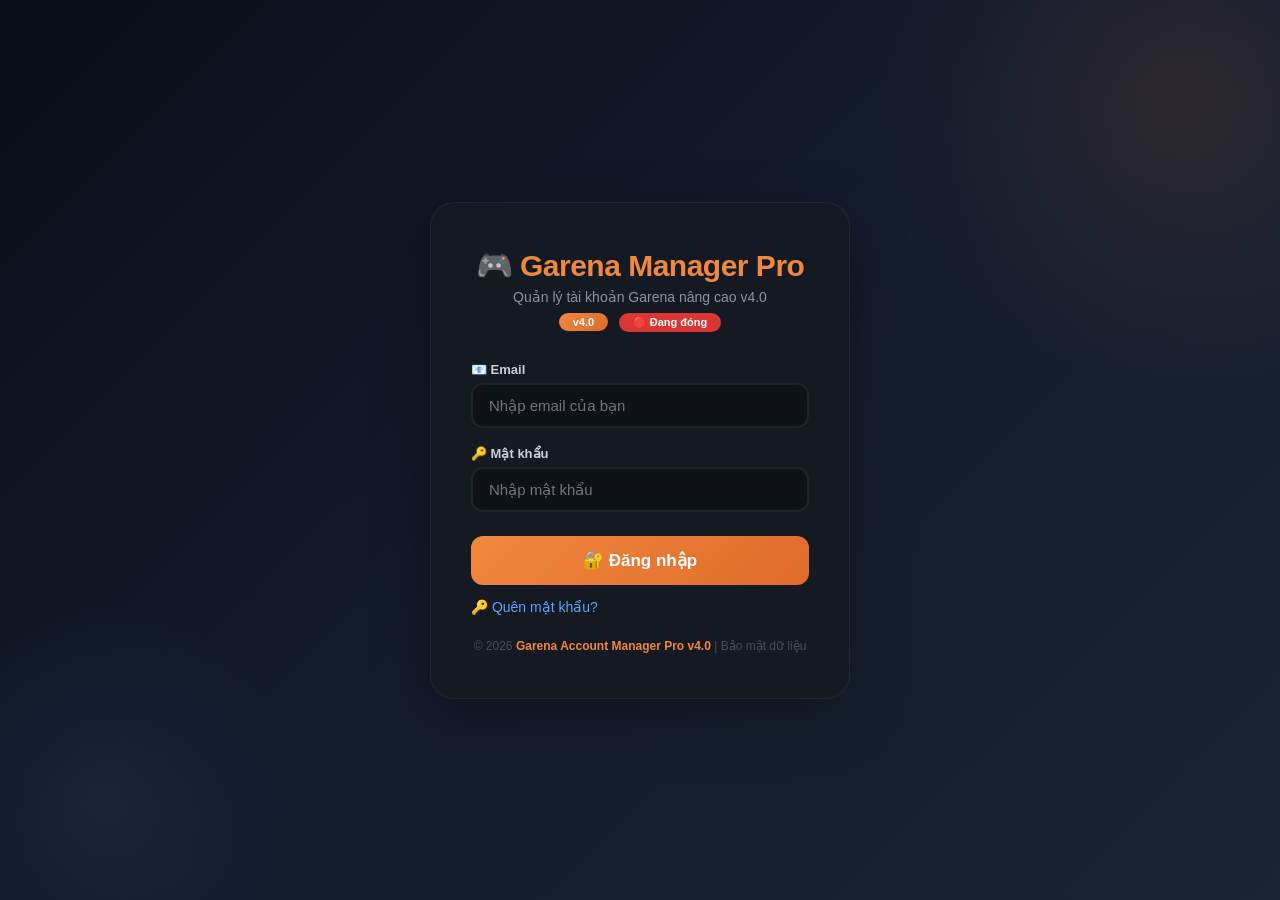
<file: index.html>
<!DOCTYPE html>
<html lang="vi">
<head>
    <meta charset="UTF-8">
    <meta name="viewport" content="width=device-width, initial-scale=1.0">
    <title>🎮 Garena Account Manager Pro v4.0</title>
    <style>
        /* ============================================
           ALL STYLES IN ONE FILE - v4.0
           ============================================ */

        /* ===== RESET & BASE ===== */
        * {
            margin: 0;
            padding: 0;
            box-sizing: border-box;
        }

        body {
            font-family: 'Segoe UI', Tahoma, Geneva, Verdana, sans-serif;
            background: #0a0e17;
            color: #c9d1d9;
            min-height: 100vh;
            transition: background 0.3s, color 0.3s;
            overflow-x: hidden;
        }

        body.light-mode {
            background: #f0f4f8;
            color: #1a2332;
        }

        /* ===== SCROLLBAR ===== */
        ::-webkit-scrollbar {
            width: 6px;
            height: 6px;
        }
        ::-webkit-scrollbar-track {
            background: #0a0e17;
        }
        ::-webkit-scrollbar-thumb {
            background: linear-gradient(180deg, #f0883e, #e06b2a);
            border-radius: 10px;
        }
        body.light-mode ::-webkit-scrollbar-track {
            background: #f0f4f8;
        }
        body.light-mode ::-webkit-scrollbar-thumb {
            background: linear-gradient(180deg, #f0883e, #e06b2a);
        }

        /* ===== ANIMATIONS ===== */
        @keyframes float {
            0%, 100% { transform: translateY(0px); }
            50% { transform: translateY(-10px); }
        }
        @keyframes glow {
            0%, 100% { box-shadow: 0 0 20px rgba(240, 136, 62, 0.2); }
            50% { box-shadow: 0 0 40px rgba(240, 136, 62, 0.4); }
        }
        @keyframes slideUp {
            from { opacity: 0; transform: translateY(40px); }
            to { opacity: 1; transform: translateY(0); }
        }
        @keyframes fadeIn {
            from { opacity: 0; }
            to { opacity: 1; }
        }
        @keyframes spin {
            to { transform: rotate(360deg); }
        }
        @keyframes pulse {
            0%, 100% { transform: scale(1); }
            50% { transform: scale(1.05); }
        }
        @keyframes shimmer {
            0% { background-position: -1000px 0; }
            100% { background-position: 1000px 0; }
        }
        @keyframes confettiFall {
            0% { transform: translateY(-10px) rotate(0deg) scale(1); opacity: 1; }
            100% { transform: translateY(100vh) rotate(720deg) scale(0); opacity: 0; }
        }
        @keyframes slideInNotif {
            from { transform: translateX(100%) scale(0.8); opacity: 0; }
            to { transform: translateX(0) scale(1); opacity: 1; }
        }
        @keyframes slideOutNotif {
            from { transform: translateX(0) scale(1); opacity: 1; }
            to { transform: translateX(100%) scale(0.8); opacity: 0; }
        }
        @keyframes borderGlow {
            0%, 100% { border-color: #f0883e; }
            50% { border-color: #e06b2a; }
        }
        @keyframes progressPulse {
            0%, 100% { opacity: 1; }
            50% { opacity: 0.6; }
        }

        /* ===== TIME RESTRICTION OVERLAY ===== */
        .time-restriction {
            display: none;
            justify-content: center;
            align-items: center;
            min-height: 100vh;
            background: linear-gradient(135deg, #0a0e17 0%, #141b2d 100%);
            text-align: center;
            padding: 20px;
            z-index: 10001;
            position: fixed;
            top: 0;
            left: 0;
            width: 100%;
            height: 100%;
        }
        body.light-mode .time-restriction {
            background: linear-gradient(135deg, #f0f4f8 0%, #e1e8f0 100%);
        }
        .time-restriction.active { display: flex; }
        .time-restriction .card {
            background: rgba(22, 27, 34, 0.95);
            backdrop-filter: blur(20px);
            padding: 50px 40px;
            border-radius: 24px;
            border: 2px solid #f0883e;
            max-width: 550px;
            width: 100%;
            animation: float 3s ease-in-out infinite;
            box-shadow: 0 20px 60px rgba(240, 136, 62, 0.15);
        }
        body.light-mode .time-restriction .card {
            background: rgba(255, 255, 255, 0.95);
            border-color: #f0883e;
        }
        .time-restriction .card .icon { 
            font-size: 72px; 
            margin-bottom: 20px;
            display: block;
            animation: pulse 2s infinite;
        }
        .time-restriction .card h2 {
            color: #f0883e;
            font-size: 28px;
            margin-bottom: 12px;
        }
        .time-restriction .card p {
            color: #8b949e;
            font-size: 16px;
            line-height: 1.8;
        }
        .time-restriction .card .time-slots {
            display: flex;
            justify-content: center;
            gap: 20px;
            margin: 20px 0;
            flex-wrap: wrap;
        }
        .time-restriction .card .time-slots .slot {
            background: rgba(13, 17, 23, 0.8);
            padding: 12px 24px;
            border-radius: 12px;
            border: 1px solid #30363d;
            color: #f0883e;
            font-weight: 600;
            font-size: 15px;
            backdrop-filter: blur(10px);
        }
        body.light-mode .time-restriction .card .time-slots .slot {
            background: rgba(246, 248, 250, 0.8);
            border-color: #d0d7de;
        }
        .time-restriction .card .admin-note {
            margin-top: 15px;
            color: #58a6ff;
            font-size: 14px;
            padding: 12px;
            background: rgba(88, 166, 255, 0.1);
            border-radius: 10px;
            border: 1px solid rgba(88, 166, 255, 0.2);
        }

        /* ===== LOGIN PAGE ===== */
        .login-page {
            display: flex;
            justify-content: center;
            align-items: center;
            min-height: 100vh;
            background: linear-gradient(135deg, #0a0e17 0%, #141b2d 50%, #1a2332 100%);
            position: relative;
            overflow: hidden;
        }
        body.light-mode .login-page {
            background: linear-gradient(135deg, #f0f4f8 0%, #e1e8f0 50%, #d5dce6 100%);
        }
        .login-page::before {
            content: '';
            position: absolute;
            width: 600px;
            height: 600px;
            background: radial-gradient(circle, rgba(240, 136, 62, 0.1) 0%, transparent 70%);
            border-radius: 50%;
            top: -200px;
            right: -200px;
            animation: float 6s ease-in-out infinite;
        }
        .login-page::after {
            content: '';
            position: absolute;
            width: 400px;
            height: 400px;
            background: radial-gradient(circle, rgba(88, 166, 255, 0.08) 0%, transparent 70%);
            border-radius: 50%;
            bottom: -100px;
            left: -100px;
            animation: float 8s ease-in-out infinite reverse;
        }
        .login-container {
            background: rgba(22, 27, 34, 0.95);
            backdrop-filter: blur(20px);
            padding: 45px 40px;
            border-radius: 24px;
            border: 1px solid rgba(48, 54, 61, 0.5);
            width: 100%;
            max-width: 420px;
            animation: slideUp 0.6s ease;
            position: relative;
            z-index: 1;
            box-shadow: 0 20px 60px rgba(0, 0, 0, 0.3);
        }
        body.light-mode .login-container {
            background: rgba(255, 255, 255, 0.95);
            border-color: rgba(208, 215, 222, 0.5);
            box-shadow: 0 20px 60px rgba(0, 0, 0, 0.08);
        }
        .login-container .logo {
            text-align: center;
            margin-bottom: 30px;
        }
        .login-container .logo h1 {
            color: #f0883e;
            font-size: 30px;
            font-weight: 800;
            letter-spacing: -0.5px;
        }
        .login-container .logo p {
            color: #8b949e;
            font-size: 14px;
            margin-top: 6px;
        }
        .login-container .logo .version {
            display: inline-block;
            background: linear-gradient(135deg, #f0883e, #e06b2a);
            color: #fff;
            font-size: 11px;
            padding: 3px 14px;
            border-radius: 12px;
            margin-top: 8px;
            font-weight: 600;
        }
        .login-container .logo .time-status {
            display: inline-block;
            background: #238636;
            color: #fff;
            font-size: 11px;
            padding: 3px 14px;
            border-radius: 12px;
            margin-top: 8px;
            margin-left: 6px;
            font-weight: 600;
        }
        .login-container .logo .time-status.closed {
            background: #da3633;
        }

        .form-group {
            margin-bottom: 18px;
        }
        .form-group label {
            display: block;
            color: #c9d1d9;
            font-size: 13px;
            font-weight: 600;
            margin-bottom: 6px;
        }
        body.light-mode .form-group label {
            color: #1a2332;
        }
        .form-group input,
        .form-group select,
        .form-group textarea {
            width: 100%;
            padding: 12px 16px;
            background: rgba(13, 17, 23, 0.8);
            border: 2px solid rgba(48, 54, 61, 0.5);
            border-radius: 12px;
            color: #c9d1d9;
            font-size: 15px;
            transition: all 0.3s;
        }
        body.light-mode .form-group input,
        body.light-mode .form-group select,
        body.light-mode .form-group textarea {
            background: rgba(246, 248, 250, 0.8);
            border-color: rgba(208, 215, 222, 0.5);
            color: #1a2332;
        }
        .form-group input:focus,
        .form-group select:focus,
        .form-group textarea:focus {
            outline: none;
            border-color: #f0883e;
            box-shadow: 0 0 0 4px rgba(240, 136, 62, 0.15);
            transform: translateY(-1px);
        }

        .btn-login {
            width: 100%;
            padding: 14px;
            background: linear-gradient(135deg, #f0883e 0%, #e06b2a 100%);
            color: #fff;
            border: none;
            border-radius: 12px;
            font-size: 17px;
            font-weight: 700;
            cursor: pointer;
            transition: all 0.3s;
            margin-top: 6px;
            position: relative;
            overflow: hidden;
        }
        .btn-login:hover {
            transform: translateY(-2px);
            box-shadow: 0 8px 30px rgba(240, 136, 62, 0.4);
        }
        .btn-login:active {
            transform: translateY(0);
        }
        .btn-login:disabled {
            opacity: 0.6;
            cursor: not-allowed;
            transform: none;
        }
        .btn-login.loading {
            color: transparent;
        }
        .btn-login.loading::after {
            content: '';
            position: absolute;
            width: 24px;
            height: 24px;
            top: 50%;
            left: 50%;
            transform: translate(-50%, -50%);
            border: 3px solid #fff;
            border-radius: 50%;
            border-top-color: transparent;
            animation: spin 0.8s linear infinite;
        }

        .error-message {
            color: #f85149;
            font-size: 14px;
            text-align: center;
            margin-top: 12px;
            padding: 12px;
            background: rgba(248, 81, 73, 0.1);
            border-radius: 10px;
            border: 1px solid rgba(248, 81, 73, 0.2);
            display: none;
        }
        .error-message.show { display: block; }

        .login-options {
            display: flex;
            justify-content: space-between;
            align-items: center;
            margin-top: 14px;
            flex-wrap: wrap;
            gap: 8px;
        }
        .login-options a {
            color: #58a6ff;
            text-decoration: none;
            font-size: 14px;
            cursor: pointer;
            transition: 0.3s;
        }
        .login-options a:hover {
            color: #f0883e;
        }

        .footer-text {
            text-align: center;
            margin-top: 24px;
            color: #484f58;
            font-size: 12px;
        }
        .footer-text span { color: #f0883e; font-weight: 600; }

        /* ===== DASHBOARD ===== */
        .dashboard {
            display: none;
            padding: 20px;
            max-width: 1600px;
            margin: 0 auto;
            animation: fadeIn 0.5s ease;
        }
        .dashboard.active {
            display: block;
        }

        /* ===== HEADER ===== */
        .dashboard-header {
            display: flex;
            justify-content: space-between;
            align-items: center;
            flex-wrap: wrap;
            gap: 15px;
            padding: 20px 24px;
            background: rgba(22, 27, 34, 0.9);
            backdrop-filter: blur(20px);
            border-radius: 16px;
            border: 1px solid rgba(48, 54, 61, 0.5);
            margin-bottom: 20px;
            animation: slideUp 0.5s ease;
        }
        body.light-mode .dashboard-header {
            background: rgba(255, 255, 255, 0.9);
            border-color: rgba(208, 215, 222, 0.5);
        }
        .dashboard-header .left {
            display: flex;
            align-items: center;
            gap: 15px;
            flex-wrap: wrap;
        }
        .dashboard-header .left h2 {
            color: #f0883e;
            font-size: 22px;
            font-weight: 800;
        }
        .dashboard-header .left .user-email {
            color: #58a6ff;
            font-size: 14px;
            background: rgba(13, 17, 23, 0.6);
            padding: 5px 16px;
            border-radius: 12px;
            border: 1px solid rgba(48, 54, 61, 0.3);
            font-weight: 500;
        }
        body.light-mode .dashboard-header .left .user-email {
            background: rgba(246, 248, 250, 0.8);
            border-color: rgba(208, 215, 222, 0.3);
            color: #0969da;
        }
        .dashboard-header .left .admin-badge {
            background: linear-gradient(135deg, #f0883e, #e06b2a);
            color: #fff;
            font-size: 11px;
            padding: 3px 14px;
            border-radius: 10px;
            font-weight: 700;
            text-transform: uppercase;
            letter-spacing: 0.5px;
        }
        .dashboard-header .right {
            display: flex;
            align-items: center;
            gap: 10px;
            flex-wrap: wrap;
        }
        .dashboard-header .right .stats {
            display: flex;
            gap: 16px;
            font-size: 14px;
            background: rgba(13, 17, 23, 0.4);
            padding: 6px 16px;
            border-radius: 12px;
            border: 1px solid rgba(48, 54, 61, 0.2);
        }
        body.light-mode .dashboard-header .right .stats {
            background: rgba(246, 248, 250, 0.6);
            border-color: rgba(208, 215, 222, 0.2);
        }
        .dashboard-header .right .stats .stat-item {
            display: flex;
            align-items: center;
            gap: 6px;
        }
        .dashboard-header .right .stats .stat-item .num {
            font-weight: 700;
            color: #f0883e;
        }

        /* ===== BUTTONS ===== */
        .btn {
            padding: 9px 20px;
            border: none;
            border-radius: 10px;
            cursor: pointer;
            font-weight: 600;
            transition: all 0.3s;
            font-size: 13px;
            color: #fff;
            display: inline-flex;
            align-items: center;
            gap: 6px;
            position: relative;
            overflow: hidden;
        }
        .btn:hover {
            transform: translateY(-2px);
            box-shadow: 0 6px 20px rgba(0, 0, 0, 0.2);
        }
        .btn:active {
            transform: translateY(0);
        }
        .btn:disabled {
            opacity: 0.5;
            cursor: not-allowed;
            transform: none !important;
            box-shadow: none !important;
        }

        .btn-danger { background: linear-gradient(135deg, #da3633, #f85149); }
        .btn-danger:hover { box-shadow: 0 6px 20px rgba(248, 81, 73, 0.4); }
        .btn-primary { background: linear-gradient(135deg, #1f6feb, #388bfd); }
        .btn-primary:hover { box-shadow: 0 6px 20px rgba(56, 139, 253, 0.4); }
        .btn-success { background: linear-gradient(135deg, #238636, #2ea043); }
        .btn-success:hover { box-shadow: 0 6px 20px rgba(46, 160, 67, 0.4); }
        .btn-warning { background: linear-gradient(135deg, #d29922, #e3b341); }
        .btn-warning:hover { box-shadow: 0 6px 20px rgba(227, 179, 65, 0.4); }
        .btn-refresh { background: linear-gradient(135deg, #1f6feb, #388bfd); }
        .btn-refresh:hover { box-shadow: 0 6px 20px rgba(56, 139, 253, 0.4); }
        .btn-export { background: linear-gradient(135deg, #238636, #2ea043); }
        .btn-export:hover { box-shadow: 0 6px 20px rgba(46, 160, 67, 0.4); }
        .btn-export-txt { background: linear-gradient(135deg, #8b5cf6, #a78bfa); }
        .btn-export-txt:hover { box-shadow: 0 6px 20px rgba(167, 139, 250, 0.4); }
        .btn-import { background: linear-gradient(135deg, #8b5cf6, #a78bfa); }
        .btn-import:hover { box-shadow: 0 6px 20px rgba(167, 139, 250, 0.4); }
        .btn-logout { background: linear-gradient(135deg, #da3633, #f85149); }
        .btn-logout:hover { box-shadow: 0 6px 20px rgba(248, 81, 73, 0.4); }
        .btn-theme {
            background: rgba(48, 54, 61, 0.6);
            color: #c9d1d9;
            backdrop-filter: blur(10px);
        }
        .btn-theme:hover { background: rgba(48, 54, 61, 0.8); }
        body.light-mode .btn-theme {
            background: rgba(208, 215, 222, 0.6);
            color: #1a2332;
        }
        body.light-mode .btn-theme:hover { background: rgba(208, 215, 222, 0.8); }
        .btn-download {
            background: linear-gradient(135deg, #f0883e, #e06b2a);
            animation: glow 2s ease-in-out infinite;
        }
        .btn-download:hover { box-shadow: 0 6px 30px rgba(240, 136, 62, 0.5); }
        .btn-download.loading {
            color: transparent;
        }
        .btn-download.loading::after {
            content: '';
            position: absolute;
            width: 20px;
            height: 20px;
            top: 50%;
            left: 50%;
            transform: translate(-50%, -50%);
            border: 2px solid #fff;
            border-radius: 50%;
            border-top-color: transparent;
            animation: spin 0.8s linear infinite;
        }

        .btn-sm {
            padding: 5px 12px;
            font-size: 12px;
            border-radius: 8px;
        }

        /* ===== FILTER BAR ===== */
        .filter-bar {
            display: flex;
            gap: 12px;
            flex-wrap: wrap;
            padding: 16px 20px;
            background: rgba(22, 27, 34, 0.9);
            backdrop-filter: blur(20px);
            border-radius: 14px;
            border: 1px solid rgba(48, 54, 61, 0.5);
            margin-bottom: 16px;
            align-items: center;
            animation: slideUp 0.5s ease 0.1s both;
        }
        body.light-mode .filter-bar {
            background: rgba(255, 255, 255, 0.9);
            border-color: rgba(208, 215, 222, 0.5);
        }
        .filter-bar .filter-label {
            color: #8b949e;
            font-size: 13px;
            font-weight: 600;
            white-space: nowrap;
        }
        .filter-bar input,
        .filter-bar select {
            padding: 10px 16px;
            background: rgba(13, 17, 23, 0.6);
            border: 2px solid rgba(48, 54, 61, 0.3);
            border-radius: 10px;
            color: #c9d1d9;
            font-size: 13px;
            flex: 1;
            min-width: 140px;
            transition: all 0.3s;
        }
        body.light-mode .filter-bar input,
        body.light-mode .filter-bar select {
            background: rgba(246, 248, 250, 0.8);
            border-color: rgba(208, 215, 222, 0.3);
            color: #1a2332;
        }
        .filter-bar input:focus,
        .filter-bar select:focus {
            outline: none;
            border-color: #f0883e;
            box-shadow: 0 0 0 3px rgba(240, 136, 62, 0.15);
        }

        /* ===== BATCH TOOLBAR ===== */
        .batch-toolbar {
            display: none;
            padding: 14px 20px;
            background: rgba(22, 27, 34, 0.9);
            backdrop-filter: blur(20px);
            border-radius: 14px;
            border: 1px solid rgba(240, 136, 62, 0.3);
            margin-bottom: 16px;
            align-items: center;
            gap: 12px;
            flex-wrap: wrap;
            animation: slideUp 0.3s ease;
        }
        body.light-mode .batch-toolbar {
            background: rgba(255, 255, 255, 0.9);
            border-color: rgba(240, 136, 62, 0.3);
        }
        .batch-toolbar.show { display: flex; }
        .batch-toolbar .selected-info {
            color: #8b949e;
            font-size: 14px;
            font-weight: 500;
        }
        .batch-toolbar .selected-info span {
            color: #f0883e;
            font-weight: 700;
            font-size: 18px;
        }

        /* ===== TABLE ===== */
        .table-container {
            background: rgba(22, 27, 34, 0.9);
            backdrop-filter: blur(20px);
            border-radius: 16px;
            border: 1px solid rgba(48, 54, 61, 0.5);
            overflow: hidden;
            animation: slideUp 0.5s ease 0.2s both;
        }
        body.light-mode .table-container {
            background: rgba(255, 255, 255, 0.9);
            border-color: rgba(208, 215, 222, 0.5);
        }
        .table-wrapper {
            overflow-x: auto;
            max-height: 600px;
            overflow-y: auto;
        }
        table {
            width: 100%;
            border-collapse: collapse;
            font-size: 14px;
        }
        thead {
            background: rgba(13, 17, 23, 0.8);
            position: sticky;
            top: 0;
            z-index: 10;
            backdrop-filter: blur(10px);
        }
        body.light-mode thead {
            background: rgba(246, 248, 250, 0.8);
        }
        th {
            padding: 14px 18px;
            text-align: left;
            color: #8b949e;
            font-weight: 700;
            font-size: 12px;
            text-transform: uppercase;
            letter-spacing: 0.5px;
            border-bottom: 2px solid rgba(48, 54, 61, 0.3);
            white-space: nowrap;
        }
        body.light-mode th {
            color: #57606a;
            border-bottom-color: rgba(208, 215, 222, 0.3);
        }
        td {
            padding: 12px 18px;
            border-bottom: 1px solid rgba(33, 38, 45, 0.3);
            vertical-align: middle;
        }
        body.light-mode td {
            border-bottom-color: rgba(225, 228, 232, 0.3);
        }
        tr {
            transition: background 0.3s;
        }
        tr:hover td {
            background: rgba(13, 17, 23, 0.4);
        }
        body.light-mode tr:hover td {
            background: rgba(246, 248, 250, 0.4);
        }
        tr:last-child td { border-bottom: none; }

        .username-cell {
            color: #f0883e;
            font-weight: 700;
        }
        .password-cell {
            font-family: 'Courier New', monospace;
            color: #58a6ff;
            font-weight: 500;
        }
        .email-cell { color: #3fb950; }
        .note-cell {
            max-width: 150px;
            overflow: hidden;
            text-overflow: ellipsis;
            white-space: nowrap;
            color: #8b949e;
            font-style: italic;
        }
        .row-checkbox {
            cursor: pointer;
            width: 18px;
            height: 18px;
            accent-color: #f0883e;
            transition: all 0.3s;
        }
        .row-checkbox:hover {
            transform: scale(1.1);
        }

        .action-btns {
            display: flex;
            gap: 4px;
            flex-wrap: wrap;
        }
        .action-btns .btn {
            padding: 4px 10px;
            font-size: 11px;
            border-radius: 6px;
        }

        .empty-row td {
            text-align: center;
            padding: 50px;
            color: #8b949e;
            font-size: 16px;
        }

        /* ===== PAGINATION ===== */
        .pagination {
            display: flex;
            justify-content: space-between;
            align-items: center;
            flex-wrap: wrap;
            gap: 12px;
            padding: 16px 20px;
            background: rgba(13, 17, 23, 0.6);
            border-top: 1px solid rgba(48, 54, 61, 0.3);
        }
        body.light-mode .pagination {
            background: rgba(246, 248, 250, 0.6);
            border-top-color: rgba(208, 215, 222, 0.3);
        }
        .pagination .info {
            color: #8b949e;
            font-size: 13px;
        }
        .pagination .info span {
            color: #c9d1d9;
            font-weight: 700;
        }
        body.light-mode .pagination .info span {
            color: #1a2332;
        }
        .pagination .controls {
            display: flex;
            gap: 6px;
            align-items: center;
        }
        .pagination .controls button {
            padding: 8px 16px;
            background: rgba(33, 38, 45, 0.6);
            color: #c9d1d9;
            border: 1px solid rgba(48, 54, 61, 0.3);
            border-radius: 8px;
            cursor: pointer;
            transition: all 0.3s;
            font-size: 13px;
            font-weight: 600;
        }
        body.light-mode .pagination .controls button {
            background: rgba(255, 255, 255, 0.6);
            border-color: rgba(208, 215, 222, 0.3);
            color: #1a2332;
        }
        .pagination .controls button:hover:not(:disabled) {
            background: rgba(48, 54, 61, 0.8);
            transform: translateY(-1px);
        }
        body.light-mode .pagination .controls button:hover:not(:disabled) {
            background: rgba(240, 244, 248, 0.8);
        }
        .pagination .controls button:disabled {
            opacity: 0.3;
            cursor: not-allowed;
            transform: none !important;
        }
        .pagination .controls button.active {
            background: linear-gradient(135deg, #f0883e, #e06b2a);
            color: #fff;
            border-color: #f0883e;
        }
        .pagination .controls .page-info {
            padding: 6px 14px;
            color: #8b949e;
            font-size: 13px;
            font-weight: 600;
        }

        /* ===== LOADING ===== */
        .loading-spinner {
            display: flex;
            justify-content: center;
            align-items: center;
            padding: 50px;
            gap: 14px;
            color: #8b949e;
        }
        .loading-spinner .spinner {
            width: 32px;
            height: 32px;
            border: 3px solid rgba(48, 54, 61, 0.3);
            border-radius: 50%;
            border-top-color: #f0883e;
            animation: spin 0.8s linear infinite;
        }

        /* ===== MODAL ===== */
        .modal-overlay {
            display: none;
            position: fixed;
            top: 0;
            left: 0;
            width: 100%;
            height: 100%;
            background: rgba(0, 0, 0, 0.7);
            backdrop-filter: blur(10px);
            z-index: 999;
            justify-content: center;
            align-items: center;
            animation: fadeIn 0.3s ease;
            padding: 20px;
        }
        .modal-overlay.show { display: flex; }
        .modal {
            background: rgba(22, 27, 34, 0.95);
            backdrop-filter: blur(20px);
            border: 1px solid rgba(48, 54, 61, 0.5);
            border-radius: 20px;
            padding: 35px;
            max-width: 550px;
            width: 100%;
            max-height: 90vh;
            overflow-y: auto;
            animation: slideUp 0.4s ease;
            box-shadow: 0 20px 60px rgba(0, 0, 0, 0.3);
        }
        body.light-mode .modal {
            background: rgba(255, 255, 255, 0.95);
            border-color: rgba(208, 215, 222, 0.5);
            box-shadow: 0 20px 60px rgba(0, 0, 0, 0.08);
        }
        .modal h3 {
            color: #f0883e;
            margin-bottom: 24px;
            font-size: 22px;
            font-weight: 800;
            display: flex;
            align-items: center;
            gap: 10px;
        }
        .modal .form-group { margin-bottom: 16px; }
        .modal .form-group label {
            display: block;
            color: #c9d1d9;
            font-size: 13px;
            font-weight: 600;
            margin-bottom: 5px;
        }
        body.light-mode .modal .form-group label {
            color: #1a2332;
        }
        .modal .form-group input,
        .modal .form-group select,
        .modal .form-group textarea {
            width: 100%;
            padding: 11px 16px;
            background: rgba(13, 17, 23, 0.6);
            border: 2px solid rgba(48, 54, 61, 0.3);
            border-radius: 10px;
            color: #c9d1d9;
            font-size: 14px;
            transition: all 0.3s;
        }
        body.light-mode .modal .form-group input,
        body.light-mode .modal .form-group select,
        body.light-mode .modal .form-group textarea {
            background: rgba(246, 248, 250, 0.8);
            border-color: rgba(208, 215, 222, 0.3);
            color: #1a2332;
        }
        .modal .form-group input:focus,
        .modal .form-group select:focus,
        .modal .form-group textarea:focus {
            outline: none;
            border-color: #f0883e;
            box-shadow: 0 0 0 3px rgba(240, 136, 62, 0.15);
        }
        .modal .form-group textarea {
            resize: vertical;
            min-height: 60px;
            font-family: inherit;
        }
        .modal .modal-actions {
            display: flex;
            gap: 12px;
            margin-top: 24px;
            justify-content: flex-end;
        }
        .modal .modal-actions button {
            padding: 11px 28px;
            border: none;
            border-radius: 10px;
            font-weight: 700;
            cursor: pointer;
            transition: all 0.3s;
            font-size: 14px;
        }
        .modal .modal-actions .btn-confirm {
            background: linear-gradient(135deg, #f0883e, #e06b2a);
            color: #fff;
        }
        .modal .modal-actions .btn-confirm:hover {
            transform: translateY(-2px);
            box-shadow: 0 6px 20px rgba(240, 136, 62, 0.4);
        }
        .modal .modal-actions .btn-cancel {
            background: rgba(48, 54, 61, 0.6);
            color: #c9d1d9;
        }
        .modal .modal-actions .btn-cancel:hover {
            background: rgba(48, 54, 61, 0.8);
            transform: translateY(-2px);
        }
        body.light-mode .modal .modal-actions .btn-cancel {
            background: rgba(208, 215, 222, 0.6);
            color: #1a2332;
        }
        body.light-mode .modal .modal-actions .btn-cancel:hover {
            background: rgba(208, 215, 222, 0.8);
        }

        /* ===== FORGOT PASSWORD ===== */
        #forgotPasswordModal .modal { max-width: 450px; }
        .reset-success {
            background: rgba(35, 134, 54, 0.15);
            border: 1px solid #238636;
            border-radius: 10px;
            padding: 14px 18px;
            color: #3fb950;
            text-align: center;
            margin: 10px 0;
            font-weight: 500;
        }

        /* ===== CONFIRM DELETE MODAL ===== */
        #confirmDeleteModal .modal {
            max-width: 500px;
            border-color: rgba(248, 81, 73, 0.3);
        }
        #confirmDeleteModal .modal h3 {
            color: #f85149;
        }
        .confirm-delete-content .icon {
            font-size: 56px;
            text-align: center;
            margin-bottom: 16px;
            display: block;
        }
        .confirm-delete-content .highlight {
            color: #f0883e;
            font-weight: 700;
            font-size: 22px;
        }
        .confirm-delete-content .file-info {
            background: rgba(13, 17, 23, 0.6);
            border-radius: 10px;
            padding: 14px 18px;
            margin: 14px 0;
            border: 1px solid rgba(48, 54, 61, 0.3);
            font-size: 13px;
            color: #8b949e;
            text-align: center;
        }
        body.light-mode .confirm-delete-content .file-info {
            background: rgba(246, 248, 250, 0.6);
            border-color: rgba(208, 215, 222, 0.3);
            color: #57606a;
        }
        .confirm-delete-content .file-info strong {
            color: #3fb950;
        }
        .confirm-delete-content .actions {
            display: flex;
            gap: 12px;
            justify-content: center;
            margin-top: 20px;
            flex-wrap: wrap;
        }
        .confirm-delete-content .actions button {
            padding: 12px 30px;
            border: none;
            border-radius: 10px;
            font-weight: 700;
            cursor: pointer;
            transition: all 0.3s;
            font-size: 14px;
        }
        .confirm-delete-content .actions .btn-yes {
            background: linear-gradient(135deg, #da3633, #f85149);
            color: #fff;
        }
        .confirm-delete-content .actions .btn-yes:hover {
            transform: translateY(-2px);
            box-shadow: 0 6px 20px rgba(248, 81, 73, 0.4);
        }
        .confirm-delete-content .actions .btn-no {
            background: rgba(48, 54, 61, 0.6);
            color: #c9d1d9;
        }
        .confirm-delete-content .actions .btn-no:hover {
            transform: translateY(-2px);
            background: rgba(48, 54, 61, 0.8);
        }
        body.light-mode .confirm-delete-content .actions .btn-no {
            background: rgba(208, 215, 222, 0.6);
            color: #1a2332;
        }
        body.light-mode .confirm-delete-content .actions .btn-no:hover {
            background: rgba(208, 215, 222, 0.8);
        }
        .confirm-delete-content .progress-container {
            margin-top: 18px;
            display: none;
        }
        .confirm-delete-content .progress-container.show {
            display: block;
        }
        .confirm-delete-content .progress-bar {
            width: 100%;
            height: 8px;
            background: rgba(48, 54, 61, 0.3);
            border-radius: 6px;
            overflow: hidden;
        }
        body.light-mode .confirm-delete-content .progress-bar {
            background: rgba(208, 215, 222, 0.3);
        }
        .confirm-delete-content .progress-bar .fill {
            height: 100%;
            background: linear-gradient(90deg, #f0883e, #f85149);
            border-radius: 6px;
            width: 0%;
            transition: width 0.4s ease;
        }
        .confirm-delete-content .progress-text {
            color: #8b949e;
            font-size: 13px;
            text-align: center;
            margin-top: 8px;
            font-weight: 500;
        }

        /* ===== NOTIFICATION ===== */
        #notificationContainer {
            position: fixed;
            top: 20px;
            right: 20px;
            z-index: 10000;
            display: flex;
            flex-direction: column;
            gap: 10px;
            max-width: 400px;
            width: 100%;
        }
        .notification {
            padding: 16px 22px;
            border-radius: 14px;
            color: #fff;
            font-weight: 600;
            animation: slideInNotif 0.5s ease;
            box-shadow: 0 10px 40px rgba(0, 0, 0, 0.3);
            display: flex;
            justify-content: space-between;
            align-items: center;
            gap: 12px;
            backdrop-filter: blur(10px);
            border: 1px solid rgba(255, 255, 255, 0.1);
        }
        .notification.success { background: linear-gradient(135deg, #238636, #2ea043); }
        .notification.error { background: linear-gradient(135deg, #da3633, #f85149); }
        .notification.info { background: linear-gradient(135deg, #1f6feb, #388bfd); }
        .notification.warning { background: linear-gradient(135deg, #d29922, #e3b341); }
        .notification .notif-close-btn {
            background: none;
            border: none;
            color: #fff;
            font-size: 20px;
            cursor: pointer;
            opacity: 0.7;
            padding: 0 4px;
            transition: 0.3s;
        }
        .notification .notif-close-btn:hover { opacity: 1; }

        /* ===== CONFETTI ===== */
        .confetti {
            position: fixed;
            width: 10px;
            height: 10px;
            pointer-events: none;
            z-index: 9999;
            animation: confettiFall linear forwards;
            border-radius: 2px;
        }

        /* ===== RESPONSIVE ===== */
        @media (max-width: 768px) {
            .dashboard-header {
                flex-direction: column;
                align-items: flex-start;
                padding: 16px;
            }
            .dashboard-header .right {
                width: 100%;
                flex-wrap: wrap;
            }
            .dashboard-header .right .stats {
                width: 100%;
                justify-content: space-around;
            }
            .filter-bar {
                flex-direction: column;
                padding: 14px 16px;
            }
            .filter-bar input,
            .filter-bar select {
                width: 100%;
                min-width: unset;
            }
            .pagination {
                flex-direction: column;
                align-items: center;
            }
            th, td {
                padding: 8px 12px;
                font-size: 12px;
            }
            .login-container {
                padding: 30px 20px;
                margin: 10px;
            }
            .batch-toolbar {
                flex-direction: column;
                align-items: stretch;
            }
            .modal {
                padding: 24px 20px;
                margin: 10px;
                width: 95%;
            }
            #notificationContainer {
                top: 10px;
                right: 10px;
                left: 10px;
                max-width: unset;
                width: auto;
            }
            .time-restriction .card {
                padding: 30px 20px;
            }
            .time-restriction .card .time-slots {
                flex-direction: column;
                align-items: center;
            }
            .login-options {
                flex-direction: column;
                align-items: center;
            }
            .confirm-delete-content .actions {
                flex-direction: column;
                align-items: center;
            }
            .confirm-delete-content .actions button {
                width: 100%;
            }
            .dashboard-header .left h2 {
                font-size: 18px;
            }
        }

        @media (max-width: 480px) {
            .dashboard-header .right .stats .stat-item {
                font-size: 12px;
            }
            .btn {
                font-size: 12px;
                padding: 7px 14px;
            }
            .login-container .logo h1 {
                font-size: 24px;
            }
            .modal h3 {
                font-size: 18px;
            }
        }
    </style>
</head>
<body>

    <!-- ===== TIME RESTRICTION OVERLAY ===== -->
    <div class="time-restriction" id="timeRestriction">
        <div class="card">
            <span class="icon">⏰</span>
            <h2>Hệ thống đang đóng</h2>
            <p>Website chỉ mở vào các khung giờ:</p>
            <div class="time-slots">
                <div class="slot">🌅 10:00 - 13:00</div>
                <div class="slot">🌙 19:00 - 21:00</div>
            </div>
            <p style="margin-top:10px;color:#8b949e;">Vui lòng quay lại trong khung giờ hoạt động.</p>
            <div class="admin-note">👑 Admin có thể truy cập bất kỳ lúc nào</div>
        </div>
    </div>

    <!-- ===== CONFIRM DELETE MODAL ===== -->
    <div class="modal-overlay" id="confirmDeleteModal">
        <div class="modal">
            <div class="confirm-delete-content">
                <span class="icon">📥</span>
                <h3 style="text-align:center;">Đã tải về thành công!</h3>
                <p style="text-align:center;color:#8b949e;">
                    Bạn vừa tải về <span class="highlight" id="deleteCount">0</span> tài khoản.
                </p>
                <div class="file-info">
                    📄 File đã được tải về: <strong id="fileName">garena_accounts_xxx.txt</strong>
                    <br>
                    <span style="font-size:12px;">✅ File đã được lưu vào thư mục tải về của bạn</span>
                </div>
                <p style="text-align:center;font-size:14px;color:#f0883e;">
                    Bạn có muốn <strong style="color:#f85149;">xóa</strong> toàn bộ số tài khoản vừa tải trên Firestore?
                </p>
                <p style="text-align:center;font-size:13px;color:#8b949e;">
                    ⚠️ Hành động này không thể hoàn tác! Chỉ xóa trên database, file vẫn giữ nguyên.
                </p>
                <div class="progress-container" id="deleteProgressContainer">
                    <div class="progress-bar">
                        <div class="fill" id="deleteProgressFill"></div>
                    </div>
                    <div class="progress-text" id="deleteProgressText">Đang xóa... 0%</div>
                </div>
                <div class="actions">
                    <button class="btn-yes" id="confirmDeleteYes">🗑️ Xóa trên database</button>
                    <button class="btn-no" id="confirmDeleteNo">⏭️ Giữ lại</button>
                </div>
            </div>
        </div>
    </div>

    <!-- ===== LOGIN PAGE ===== -->
    <div class="login-page" id="loginPage">
        <div class="login-container">
            <div class="logo">
                <h1>🎮 Garena Manager Pro</h1>
                <p>Quản lý tài khoản Garena nâng cao v4.0</p>
                <span class="version">v4.0</span>
                <span class="time-status" id="timeStatus">🟢 Đang mở</span>
            </div>

            <div class="form-group">
                <label>📧 Email</label>
                <input type="email" id="loginEmail" placeholder="Nhập email của bạn">
            </div>

            <div class="form-group">
                <label>🔑 Mật khẩu</label>
                <input type="password" id="loginPassword" placeholder="Nhập mật khẩu">
            </div>

            <button class="btn-login" id="loginBtn">🔐 Đăng nhập</button>

            <div class="login-options">
                <a id="forgotPasswordLink">🔑 Quên mật khẩu?</a>
            </div>

            <div class="error-message" id="loginError"></div>

            <div class="footer-text">
                © 2026 <span>Garena Account Manager Pro v4.0</span> | Bảo mật dữ liệu
            </div>
        </div>
    </div>

    <!-- ===== DASHBOARD ===== -->
    <div class="dashboard" id="dashboard">
        <!-- Header -->
        <div class="dashboard-header">
            <div class="left">
                <h2>🎮 Garena Accounts</h2>
                <span class="user-email" id="userEmailDisplay">loading...</span>
                <span id="adminBadge" style="display:none;" class="admin-badge">👑 Admin</span>
                <button class="btn btn-theme" id="themeToggle">🌙 Dark</button>
            </div>
            <div class="right">
                <div class="stats">
                    <div class="stat-item">📦 Tổng: <span class="num" id="totalCount">0</span></div>
                </div>
                <button class="btn btn-download" id="downloadBtn">📥 Tải & Xuất</button>
                <button class="btn btn-refresh" id="refreshBtn">🔄 Làm mới</button>
                <button class="btn btn-export" id="exportBtn">📥 Export CSV</button>
                <button class="btn btn-export-txt" id="exportTxtBtn">📄 Export TXT</button>
                <button class="btn btn-import" id="importBtn">📥 Import</button>
                <button class="btn btn-danger" id="logoutBtn">🚪 Đăng xuất</button>
            </div>
        </div>

        <!-- Filter Bar -->
        <div class="filter-bar">
            <span class="filter-label">🔍 Tìm kiếm:</span>
            <input type="text" id="searchInput" placeholder="Tìm username, email...">
            <button class="btn btn-primary btn-sm" id="clearFilterBtn">🧹 Xóa</button>
        </div>

        <!-- Batch Toolbar -->
        <div class="batch-toolbar" id="batchToolbar">
            <span class="selected-info">Đã chọn: <span id="selectedCount">0</span> tài khoản</span>
            <button class="btn btn-success btn-sm" id="batchCopyBtn">📋 Copy</button>
            <button class="btn btn-danger btn-sm" id="batchDeleteBtn">🗑️ Xóa</button>
            <button class="btn btn-danger btn-sm" id="batchDeleteAllBtn">🗑️ Xóa tất cả</button>
        </div>

        <!-- Table -->
        <div class="table-container">
            <div class="table-wrapper">
                <table>
                    <thead>
                        <tr>
                            <th><input type="checkbox" id="selectAll" class="row-checkbox"></th>
                            <th>#</th>
                            <th>👤 Username</th>
                            <th>🔑 Password</th>
                            <th>📧 Email</th>
                            <th>🔐 Email Pass</th>
                            <th>📅 Ngày tạo</th>
                            <th>📝 Ghi chú</th>
                            <th>⚡ Action</th>
                        </tr>
                    </thead>
                    <tbody id="tableBody">
                        <tr class="empty-row">
                            <td colspan="9">
                                <div class="loading-spinner">
                                    <div class="spinner"></div>
                                    <span>Đang tải dữ liệu...</span>
                                </div>
                            </td>
                        </tr>
                    </tbody>
                </table>
            </div>

            <!-- Pagination -->
            <div class="pagination">
                <div class="info">
                    Hiển thị <span id="startIndex">0</span> - <span id="endIndex">0</span> / <span id="totalItems">0</span>
                </div>
                <div class="controls" id="paginationControls">
                    <button id="prevPage">‹</button>
                    <span class="page-info" id="pageInfo">Trang 1</span>
                    <button id="nextPage">›</button>
                </div>
            </div>
        </div>
    </div>

    <!-- ===== EXPORT MODAL ===== -->
    <div class="modal-overlay" id="exportModal">
        <div class="modal">
            <h3>📤 Xuất tài khoản</h3>
            <div id="exportBody">
                <div class="form-group">
                    <label>📅 Lọc theo ngày tạo</label>
                    <div style="display:flex;gap:10px;flex-wrap:wrap;">
                        <input type="date" id="exportDateFrom" style="flex:1;min-width:120px;">
                        <span style="color:#8b949e;display:flex;align-items:center;">→</span>
                        <input type="date" id="exportDateTo" style="flex:1;min-width:120px;">
                    </div>
                    <small style="color:#8b949e;font-size:12px;display:block;margin-top:4px;">
                        💡 Để trống nếu muốn xuất tất cả
                    </small>
                </div>

                <div class="form-group">
                    <label>📄 Định dạng xuất</label>
                    <select id="exportFormat">
                        <option value="simple">Dạng 1: username|password</option>
                        <option value="full">Dạng 2: username|password|email|emailPassword</option>
                    </select>
                </div>

                <div class="form-group">
                    <label>
                        <input type="checkbox" id="exportDeleteAfter">
                        🗑️ Xóa trên database sau khi xuất
                    </label>
                    <small style="color:#f85149;font-size:12px;display:block;margin-top:4px;">
                        ⚠️ Hành động này không thể hoàn tác!
                    </small>
                </div>
            </div>
            <div class="modal-actions">
                <button class="btn-cancel" id="exportCancelBtn">❌ Hủy</button>
                <button class="btn-confirm" id="exportConfirmBtn">📤 Xuất file</button>
            </div>
        </div>
    </div>

    <!-- ===== FORGOT PASSWORD MODAL ===== -->
    <div class="modal-overlay" id="forgotPasswordModal">
        <div class="modal">
            <h3>🔑 Quên mật khẩu</h3>
            <p style="color:#8b949e;margin-bottom:16px;font-size:14px;">
                Nhập email của bạn để nhận link đặt lại mật khẩu.
            </p>
            <div class="form-group">
                <label>📧 Email</label>
                <input type="email" id="resetEmail" placeholder="Nhập email của bạn">
            </div>
            <div id="resetMessage" style="display:none;"></div>
            <div class="modal-actions">
                <button class="btn-cancel" id="resetCancelBtn">❌ Hủy</button>
                <button class="btn-confirm" id="resetSendBtn">📨 Gửi link</button>
            </div>
        </div>
    </div>

    <!-- ===== NOTIFICATION CONTAINER ===== -->
    <div id="notificationContainer"></div>

    <!-- ============================================ -->
    <!-- ALL JAVASCRIPT IN ONE FILE - v4.0 -->
    <!-- ============================================ -->
    <script>
        // ============================================
        // CONFIGURATION
        // ============================================
        const CONFIG = {
            firebase: {
                apiKey: "AIzaSyCYkHYveuBZAnbZt_qZD2iWWy8BkS49dsU",
                authDomain: "garena-auto-register-pro.firebaseapp.com",
                projectId: "garena-auto-register-pro",
                storageBucket: "garena-auto-register-pro.firebasestorage.app",
                messagingSenderId: "306207796959",
                appId: "1:306207796959:web:a7037aba8234f8f357c36a"
            },
            app: {
                version: "4.0.0",
                name: "Garena Account Manager Pro",
                adminEmail: "tuquangnamht2007@gmail.com",
                cacheTTL: 30000,
                pageSize: 100,
                downloadBatchSize: 500
            },
            timeSlots: [
                { start: 10, end: 13 },
                { start: 19, end: 21 }
            ],
            users: [
                "hoangpho@gmail.com",
                "kieenedau@gmail.com",
                "manhcuongsteven@gmail.com",
                "mndzaicuti@gmail.com",
                "nguyenanhtuan001@gmail.com",
                "qkhanh530494@gmail.com",
                "tuanpath06170@gmail.com",
                "tuquangnamht2007@gmail.com",
                "yeahvi129058@gmail.com"
            ]
        };

        // ============================================
        // FIREBASE HELPER
        // ============================================
        class FirebaseHelper {
            constructor() {
                this.currentUser = null;
                this._token = null;
                this.FIRESTORE_URL =
                    `https://firestore.googleapis.com/v1/projects/${CONFIG.firebase.projectId}/databases/(default)/documents`;
            }

            async signIn(email, password) {
                const url =
                    `https://www.googleapis.com/identitytoolkit/v3/relyingparty/verifyPassword?key=${CONFIG.firebase.apiKey}`;

                const response = await fetch(url, {
                    method: 'POST',
                    headers: { 'Content-Type': 'application/json' },
                    body: JSON.stringify({ email, password, returnSecureToken: true })
                });

                if (!response.ok) {
                    const error = await response.json();
                    throw new Error(error.error?.message || 'Đăng nhập thất bại');
                }

                const data = await response.json();
                this.currentUser = {
                    email: data.email,
                    localId: data.localId,
                    idToken: data.idToken,
                    refreshToken: data.refreshToken,
                    expiresIn: data.expiresIn,
                    loginTime: Date.now()
                };

                this._token = data.idToken;
                localStorage.setItem('garena_user', JSON.stringify(this.currentUser));
                localStorage.setItem('garena_user_token', data.idToken);
                return this.currentUser;
            }

            async resetPassword(email) {
                const url =
                    `https://www.googleapis.com/identitytoolkit/v3/relyingparty/getOobConfirmationCode?key=${CONFIG.firebase.apiKey}`;

                const response = await fetch(url, {
                    method: 'POST',
                    headers: { 'Content-Type': 'application/json' },
                    body: JSON.stringify({ email, requestType: 'PASSWORD_RESET' })
                });

                if (!response.ok) {
                    const error = await response.json();
                    throw new Error(error.error?.message || 'Gửi email thất bại');
                }

                return await response.json();
            }

            getCurrentUser() {
                if (this.currentUser) return this.currentUser;

                const stored = localStorage.getItem('garena_user');
                if (stored) {
                    try {
                        const user = JSON.parse(stored);
                        const expiresAt = user.loginTime + (parseInt(user.expiresIn) * 1000);
                        if (Date.now() < expiresAt) {
                            this.currentUser = user;
                            this._token = user.idToken;
                            return user;
                        }
                        this.logout();
                    } catch (e) {
                        this.logout();
                    }
                }
                return null;
            }

            logout() {
                this.currentUser = null;
                this._token = null;
                localStorage.removeItem('garena_user');
                localStorage.removeItem('garena_user_token');
                sessionStorage.clear();
            }

            getToken() {
                if (this._token) return this._token;

                const user = this.getCurrentUser();
                if (!user) return null;

                const expiresAt = user.loginTime + (parseInt(user.expiresIn) * 1000);
                if (Date.now() >= expiresAt) {
                    this.logout();
                    return null;
                }
                return user.idToken;
            }

            getUserCollection(email) {
                let sanitized = email
                    .replace(/@/g, '_at_')
                    .replace(/\./g, '_dot_')
                    .replace(/[^a-zA-Z0-9_]/g, '_');

                if (sanitized.match(/^[0-9]/)) {
                    sanitized = '_' + sanitized;
                }
                if (sanitized.length > 100) {
                    sanitized = sanitized.substring(0, 100);
                }
                return `account_garena_${sanitized}`;
            }

            generateDocId() {
                return 'doc_' + Date.now() + '_' + Math.random().toString(36).substr(2, 6);
            }

            async fetchAccounts(collection, pageSize = 100, pageToken = null) {
                const token = this.getToken();
                if (!token) {
                    this.logout();
                    return null;
                }

                let url = `${this.FIRESTORE_URL}/${collection}?pageSize=${pageSize}`;
                if (pageToken) {
                    url += `&pageToken=${pageToken}`;
                }

                const response = await fetch(url, {
                    headers: {
                        'Authorization': `Bearer ${token}`,
                        'Content-Type': 'application/json'
                    }
                });

                if (!response.ok) {
                    if (response.status === 404) return null;
                    const errorText = await response.text();
                    throw new Error(`HTTP ${response.status}: ${errorText}`);
                }

                const data = await response.json();
                const docs = data.documents || [];

                const accounts = docs.map(doc => {
                    const fields = doc.fields || {};
                    return {
                        docId: doc.name.split('/').pop(),
                        username: fields.username?.stringValue || '',
                        password: fields.password?.stringValue || '',
                        email: fields.email?.stringValue || '',
                        emailPassword: fields.emailPassword?.stringValue || '',
                        registeredAt: fields.registeredAt?.stringValue || '',
                        status: fields.status?.stringValue || 'success',
                        note: fields.note?.stringValue || ''
                    };
                });

                return {
                    accounts: accounts,
                    nextPageToken: data.nextPageToken || null,
                    total: data.totalSize || accounts.length
                };
            }

            async fetchAllAccounts(collection, onProgress = null) {
                let allAccounts = [];
                let pageToken = null;
                let hasMore = true;
                const BATCH_SIZE = 100;
                let pageCount = 0;

                while (hasMore) {
                    const result = await this.fetchAccounts(collection, BATCH_SIZE, pageToken);
                    if (!result || result.accounts.length === 0) break;

                    allAccounts = allAccounts.concat(result.accounts);
                    pageToken = result.nextPageToken;
                    hasMore = !!pageToken;
                    pageCount++;

                    if (onProgress) {
                        onProgress({
                            loaded: allAccounts.length,
                            page: pageCount,
                            hasMore: hasMore
                        });
                    }

                    if (hasMore) {
                        await new Promise(resolve => setTimeout(resolve, 100));
                    }
                }

                return allAccounts;
            }

            async fetchBatchAccounts(collection, batchSize = 500, onProgress = null) {
                let accounts = [];
                let pageToken = null;
                let hasMore = true;
                const BATCH_SIZE = Math.min(100, batchSize);
                let pageCount = 0;

                while (hasMore && accounts.length < batchSize) {
                    const remaining = batchSize - accounts.length;
                    const currentBatchSize = Math.min(BATCH_SIZE, remaining);

                    const result = await this.fetchAccounts(collection, currentBatchSize, pageToken);
                    if (!result || result.accounts.length === 0) break;

                    accounts = accounts.concat(result.accounts);
                    pageToken = result.nextPageToken;
                    hasMore = !!pageToken && accounts.length < batchSize;
                    pageCount++;

                    if (onProgress) {
                        onProgress({
                            loaded: accounts.length,
                            total: Math.min(batchSize, accounts.length + (hasMore ? remaining : 0)),
                            page: pageCount,
                            hasMore: hasMore
                        });
                    }

                    if (hasMore) {
                        await new Promise(resolve => setTimeout(resolve, 100));
                    }
                }

                return accounts;
            }

            async fetchAccountsByDate(collection, fromDate, toDate, onProgress = null) {
                let allAccounts = [];
                let pageToken = null;
                let hasMore = true;
                const BATCH_SIZE = 100;
                let pageCount = 0;

                while (hasMore) {
                    const result = await this.fetchAccounts(collection, BATCH_SIZE, pageToken);
                    if (!result || result.accounts.length === 0) break;

                    const filtered = result.accounts.filter(acc => {
                        if (!acc.registeredAt) return false;
                        const date = acc.registeredAt.split('T')[0];
                        if (fromDate && date < fromDate) return false;
                        if (toDate && date > toDate) return false;
                        return true;
                    });

                    allAccounts = allAccounts.concat(filtered);
                    pageToken = result.nextPageToken;
                    hasMore = !!pageToken;
                    pageCount++;

                    if (onProgress) {
                        onProgress({
                            loaded: allAccounts.length,
                            page: pageCount,
                            hasMore: hasMore
                        });
                    }

                    if (hasMore) {
                        await new Promise(resolve => setTimeout(resolve, 100));
                    }
                }

                return allAccounts;
            }

            async saveData(collection, docId, data) {
                const token = this.getToken();
                if (!token) {
                    this.logout();
                    return null;
                }

                const url = `${this.FIRESTORE_URL}/${collection}/${docId}?key=${CONFIG.firebase.apiKey}`;
                const fields = {};

                for (const [key, value] of Object.entries(data)) {
                    if (typeof value === 'string') {
                        fields[key] = { stringValue: value };
                    } else if (typeof value === 'boolean') {
                        fields[key] = { booleanValue: value };
                    } else if (typeof value === 'number') {
                        fields[key] = { integerValue: value };
                    } else if (value === null || value === undefined) {
                        fields[key] = { nullValue: null };
                    }
                }

                const response = await fetch(url, {
                    method: 'PATCH',
                    headers: {
                        'Authorization': `Bearer ${token}`,
                        'Content-Type': 'application/json'
                    },
                    body: JSON.stringify({ fields })
                });

                if (!response.ok) {
                    const error = await response.text();
                    throw new Error(error);
                }

                return await response.json();
            }

            async deleteData(collection, docId) {
                const token = this.getToken();
                if (!token) {
                    this.logout();
                    return null;
                }

                const url = `${this.FIRESTORE_URL}/${collection}/${docId}?key=${CONFIG.firebase.apiKey}`;

                const response = await fetch(url, {
                    method: 'DELETE',
                    headers: { 'Authorization': `Bearer ${token}` }
                });

                if (!response.ok) {
                    const error = await response.text();
                    throw new Error(error);
                }

                return true;
            }

            async deleteBatch(collection, docIds, onProgress = null) {
                let deleted = 0;
                const total = docIds.length;

                for (let i = 0; i < docIds.length; i++) {
                    try {
                        await this.deleteData(collection, docIds[i]);
                        deleted++;
                        if (onProgress) {
                            onProgress({
                                deleted: deleted,
                                total: total,
                                percent: Math.round((deleted / total) * 100)
                            });
                        }
                    } catch (e) {
                        console.error('Lỗi xóa:', e);
                    }
                    if (i % 10 === 0 && i > 0) {
                        await new Promise(resolve => setTimeout(resolve, 50));
                    }
                }

                return deleted;
            }
        }

        // ============================================
        // MAIN APPLICATION - v4.0
        // ============================================
        class App {
            constructor() {
                this.firebase = new FirebaseHelper();

                this.currentUser = null;
                this.allAccounts = [];
                this.filteredAccounts = [];
                this.currentPage = 1;
                this.selectedAccounts = new Set();
                this.isLoading = false;
                this.cache = { data: null, timestamp: 0, userEmail: null };
                this.isDownloading = false;
                this.pendingDeleteAccounts = [];
                this.deleteProgress = 0;

                this.dom = {};
                this.init();
            }

            init() {
                this.initDOM();
                this.initEventListeners();
                this.initTheme();
                this.initUser();
                this.initTimeCheck();

                console.log(`🎮 ${CONFIG.app.name} v${CONFIG.app.version} loaded!`);
            }

            initDOM() {
                this.dom = {
                    loginPage: document.getElementById('loginPage'),
                    dashboard: document.getElementById('dashboard'),
                    loginEmail: document.getElementById('loginEmail'),
                    loginPassword: document.getElementById('loginPassword'),
                    loginBtn: document.getElementById('loginBtn'),
                    loginError: document.getElementById('loginError'),
                    timeRestriction: document.getElementById('timeRestriction'),
                    timeStatus: document.getElementById('timeStatus'),

                    userEmailDisplay: document.getElementById('userEmailDisplay'),
                    adminBadge: document.getElementById('adminBadge'),
                    totalCount: document.getElementById('totalCount'),

                    tableBody: document.getElementById('tableBody'),
                    searchInput: document.getElementById('searchInput'),
                    clearFilterBtn: document.getElementById('clearFilterBtn'),

                    downloadBtn: document.getElementById('downloadBtn'),
                    refreshBtn: document.getElementById('refreshBtn'),
                    exportBtn: document.getElementById('exportBtn'),
                    exportTxtBtn: document.getElementById('exportTxtBtn'),
                    importBtn: document.getElementById('importBtn'),
                    logoutBtn: document.getElementById('logoutBtn'),
                    themeToggle: document.getElementById('themeToggle'),

                    startIndex: document.getElementById('startIndex'),
                    endIndex: document.getElementById('endIndex'),
                    totalItems: document.getElementById('totalItems'),
                    pageInfo: document.getElementById('pageInfo'),
                    prevPage: document.getElementById('prevPage'),
                    nextPage: document.getElementById('nextPage'),
                    selectAll: document.getElementById('selectAll'),

                    batchToolbar: document.getElementById('batchToolbar'),
                    selectedCount: document.getElementById('selectedCount'),

                    modalOverlay: document.getElementById('modalOverlay'),
                    modalTitle: document.getElementById('modalTitle'),
                    modalBody: document.getElementById('modalBody'),
                    modalConfirm: document.getElementById('modalConfirm'),
                    modalCancel: document.getElementById('modalCancel'),

                    forgotPasswordModal: document.getElementById('forgotPasswordModal'),
                    resetEmail: document.getElementById('resetEmail'),
                    resetSendBtn: document.getElementById('resetSendBtn'),
                    resetCancelBtn: document.getElementById('resetCancelBtn'),
                    resetMessage: document.getElementById('resetMessage'),

                    confirmDeleteModal: document.getElementById('confirmDeleteModal'),
                    deleteCount: document.getElementById('deleteCount'),
                    fileName: document.getElementById('fileName'),
                    deleteProgressContainer: document.getElementById('deleteProgressContainer'),
                    deleteProgressFill: document.getElementById('deleteProgressFill'),
                    deleteProgressText: document.getElementById('deleteProgressText'),
                    confirmDeleteYes: document.getElementById('confirmDeleteYes'),
                    confirmDeleteNo: document.getElementById('confirmDeleteNo'),

                    exportModal: document.getElementById('exportModal'),
                    exportDateFrom: document.getElementById('exportDateFrom'),
                    exportDateTo: document.getElementById('exportDateTo'),
                    exportFormat: document.getElementById('exportFormat'),
                    exportDeleteAfter: document.getElementById('exportDeleteAfter'),
                    exportCancelBtn: document.getElementById('exportCancelBtn'),
                    exportConfirmBtn: document.getElementById('exportConfirmBtn'),

                    notificationContainer: document.getElementById('notificationContainer'),
                    batchCopyBtn: document.getElementById('batchCopyBtn'),
                    batchDeleteBtn: document.getElementById('batchDeleteBtn'),
                    batchDeleteAllBtn: document.getElementById('batchDeleteAllBtn'),
                    forgotPasswordLink: document.getElementById('forgotPasswordLink')
                };
            }

            initEventListeners() {
                // Login
                this.dom.loginBtn.addEventListener('click', () => this.handleLogin());
                this.dom.loginEmail.addEventListener('keydown', (e) => {
                    if (e.key === 'Enter') this.dom.loginPassword.focus();
                });
                this.dom.loginPassword.addEventListener('keydown', (e) => {
                    if (e.key === 'Enter') this.handleLogin();
                });

                // Forgot password
                this.dom.forgotPasswordLink.addEventListener('click', () => this.showForgotPasswordModal());
                this.dom.resetCancelBtn.addEventListener('click', () => this.closeForgotPasswordModal());
                this.dom.resetSendBtn.addEventListener('click', () => this.handleResetPassword());
                this.dom.resetEmail.addEventListener('keydown', (e) => {
                    if (e.key === 'Enter') this.handleResetPassword();
                });

                // Logout
                this.dom.logoutBtn.addEventListener('click', () => {
                    if (confirm('Bạn có chắc muốn đăng xuất?')) {
                        this.logout();
                    }
                });

                // Refresh
                this.dom.refreshBtn.addEventListener('click', () => this.fetchAllAccounts(true));

                // Download
                this.dom.downloadBtn.addEventListener('click', () => this.showExportModal());

                // Filter
                this.dom.searchInput.addEventListener('input', () => this.applyFilters());
                this.dom.clearFilterBtn.addEventListener('click', () => {
                    this.dom.searchInput.value = '';
                    this.applyFilters();
                });

                // Pagination
                this.dom.prevPage.addEventListener('click', () => {
                    if (this.currentPage > 1) {
                        this.currentPage--;
                        this.renderTable();
                        this.updatePagination();
                    }
                });
                this.dom.nextPage.addEventListener('click', () => {
                    const totalPages = Math.ceil(this.filteredAccounts.length / CONFIG.app.pageSize);
                    if (this.currentPage < totalPages) {
                        this.currentPage++;
                        this.renderTable();
                        this.updatePagination();
                    }
                });

                // Select all
                this.dom.selectAll.addEventListener('change', () => {
                    document.querySelectorAll('.row-select').forEach(cb => {
                        cb.checked = this.dom.selectAll.checked;
                        const row = cb.closest('tr');
                        const docId = row.dataset.docid;
                        if (this.dom.selectAll.checked) {
                            this.selectedAccounts.add(docId);
                        } else {
                            this.selectedAccounts.delete(docId);
                        }
                    });
                    this.updateBatchToolbar();
                });

                // Export Modal
                this.dom.exportCancelBtn.addEventListener('click', () => this.closeExportModal());
                this.dom.exportConfirmBtn.addEventListener('click', () => this.handleExport());
                this.dom.exportModal.addEventListener('click', (e) => {
                    if (e.target === this.dom.exportModal) this.closeExportModal();
                });

                // Confirm Delete
                this.dom.confirmDeleteNo.addEventListener('click', () => this.closeConfirmDelete());
                this.dom.confirmDeleteYes.addEventListener('click', () => this.executeDeleteBatch());
                this.dom.confirmDeleteModal.addEventListener('click', (e) => {
                    if (e.target === this.dom.confirmDeleteModal) this.closeConfirmDelete();
                });

                // Export
                this.dom.exportBtn.addEventListener('click', () => this.exportCSV());
                this.dom.exportTxtBtn.addEventListener('click', () => this.exportTXT());
                this.dom.importBtn.addEventListener('click', () => this.importAccounts());

                // Theme
                this.dom.themeToggle.addEventListener('click', () => this.toggleTheme());

                // Batch operations
                this.dom.batchCopyBtn.addEventListener('click', () => this.batchCopy());
                this.dom.batchDeleteBtn.addEventListener('click', () => this.batchDelete());
                this.dom.batchDeleteAllBtn.addEventListener('click', () => this.batchDeleteAll());

                // Keyboard shortcuts
                document.addEventListener('keydown', (e) => {
                    if (e.ctrlKey && e.key === 'r') {
                        e.preventDefault();
                        if (this.dom.dashboard.classList.contains('active')) {
                            this.fetchAllAccounts(true);
                        }
                    }
                    if (e.key === 'Escape') {
                        this.closeExportModal();
                        this.closeForgotPasswordModal();
                        this.closeConfirmDelete();
                    }
                    if (e.ctrlKey && e.key === 'd') {
                        e.preventDefault();
                        if (this.dom.dashboard.classList.contains('active')) {
                            this.showExportModal();
                        }
                    }
                });
            }

            initTheme() {
                const savedTheme = localStorage.getItem('theme') || 'dark';
                if (savedTheme === 'light') {
                    document.body.classList.add('light-mode');
                    this.dom.themeToggle.textContent = '☀️ Light';
                }
            }

            initUser() {
                const user = this.firebase.getCurrentUser();
                if (user) {
                    if (this.checkTimeRestriction(user.email)) {
                        this.currentUser = user;
                        this.showDashboard();
                    } else {
                        this.dom.loginPage.style.display = 'none';
                        this.dom.timeRestriction.classList.add('active');
                    }
                } else {
                    this.dom.loginPage.style.display = 'flex';
                    this.dom.dashboard.classList.remove('active');
                    this.updateTimeStatus();
                }
            }

            initTimeCheck() {
                setInterval(() => {
                    if (this.currentUser) {
                        const allowed = this.checkTimeRestriction(this.currentUser.email);
                        if (!allowed && this.dom.dashboard.classList.contains('active')) {
                            this.showNotification('⏰ Hết khung giờ hoạt động! Vui lòng quay lại sau.', 'warning');
                            setTimeout(() => {
                                this.logout();
                                this.dom.loginPage.style.display = 'flex';
                            }, 2000);
                        }
                    }
                    this.updateTimeStatus();
                }, 60000);
            }

            // ============================================
            // TIME RESTRICTION
            // ============================================

            isTimeAllowed(email) {
                if (email === CONFIG.app.adminEmail) return true;

                const now = new Date();
                const hours = now.getHours();
                const minutes = now.getMinutes();
                const timeInMinutes = hours * 60 + minutes;

                for (const slot of CONFIG.timeSlots) {
                    const start = slot.start * 60;
                    const end = slot.end * 60;
                    if (timeInMinutes >= start && timeInMinutes < end) {
                        return true;
                    }
                }
                return false;
            }

            updateTimeStatus() {
                const statusEl = this.dom.timeStatus;
                if (!statusEl) return;

                const user = this.firebase.getCurrentUser();
                const email = user ? user.email : '';

                if (email === CONFIG.app.adminEmail) {
                    statusEl.textContent = '👑 Admin';
                    statusEl.className = 'time-status';
                    return;
                }

                const allowed = this.isTimeAllowed(email);
                if (allowed) {
                    statusEl.textContent = '🟢 Đang mở';
                    statusEl.className = 'time-status';
                } else {
                    statusEl.textContent = '🔴 Đang đóng';
                    statusEl.className = 'time-status closed';
                }
            }

            checkTimeRestriction(email) {
                if (email === CONFIG.app.adminEmail) return true;

                const allowed = this.isTimeAllowed(email);
                if (!allowed) {
                    this.dom.timeRestriction.classList.add('active');
                    this.dom.loginPage.style.display = 'none';
                    return false;
                } else {
                    this.dom.timeRestriction.classList.remove('active');
                    this.dom.loginPage.style.display = 'flex';
                    return true;
                }
            }

            // ============================================
            // AUTHENTICATION
            // ============================================

            async handleLogin() {
                const email = this.dom.loginEmail.value.trim();
                const password = this.dom.loginPassword.value;

                if (!email || !password) {
                    this.showLoginError('Vui lòng nhập email và mật khẩu');
                    return;
                }

                if (!this.checkTimeRestriction(email)) {
                    this.showLoginError('Hệ thống đang đóng! Vui lòng quay lại trong khung giờ hoạt động.');
                    return;
                }

                this.dom.loginBtn.disabled = true;
                this.dom.loginBtn.classList.add('loading');
                this.hideLoginError();

                try {
                    await this.firebase.signIn(email, password);
                    this.currentUser = this.firebase.currentUser;
                    this.dom.loginBtn.textContent = '✅ Thành công!';
                    await this.sleep(500);
                    this.showDashboard();
                    this.showConfetti();
                } catch (error) {
                    let msg = 'Đăng nhập thất bại';
                    if (error.message.includes('EMAIL_NOT_FOUND')) msg = 'Email không tồn tại';
                    else if (error.message.includes('INVALID_PASSWORD')) msg = 'Mật khẩu không đúng';
                    else if (error.message.includes('USER_DISABLED')) msg = 'Tài khoản đã bị vô hiệu hóa';
                    else if (error.message.includes('TOO_MANY_ATTEMPTS')) msg = 'Quá nhiều lần thử, vui lòng thử lại sau';
                    else msg = error.message || 'Đăng nhập thất bại';
                    this.showLoginError(msg);
                } finally {
                    this.dom.loginBtn.disabled = false;
                    this.dom.loginBtn.classList.remove('loading');
                    this.dom.loginBtn.textContent = '🔐 Đăng nhập';
                }
            }

            showLoginError(msg) {
                this.dom.loginError.textContent = '❌ ' + msg;
                this.dom.loginError.classList.add('show');
            }

            hideLoginError() {
                this.dom.loginError.classList.remove('show');
            }

            async handleResetPassword() {
                const email = this.dom.resetEmail.value.trim();

                if (!email) {
                    this.showResetMessage('Vui lòng nhập email!', 'error');
                    return;
                }

                this.dom.resetSendBtn.disabled = true;
                this.dom.resetSendBtn.textContent = '⏳ Đang gửi...';

                try {
                    await this.firebase.resetPassword(email);
                    this.showResetMessage(
                        '✅ Email đặt lại mật khẩu đã được gửi! Vui lòng kiểm tra hộp thư của bạn.',
                        'success'
                    );
                    this.dom.resetSendBtn.textContent = '✅ Đã gửi';
                    setTimeout(() => {
                        this.closeForgotPasswordModal();
                    }, 3000);
                } catch (error) {
                    let msg = 'Gửi email thất bại';
                    if (error.message.includes('EMAIL_NOT_FOUND')) msg = 'Email không tồn tại trong hệ thống';
                    else msg = error.message || 'Gửi email thất bại';
                    this.showResetMessage('❌ ' + msg, 'error');
                    this.dom.resetSendBtn.textContent = '📨 Gửi lại';
                } finally {
                    this.dom.resetSendBtn.disabled = false;
                    if (this.dom.resetSendBtn.textContent !== '✅ Đã gửi') {
                        this.dom.resetSendBtn.textContent = '📨 Gửi link';
                    }
                }
            }

            showResetMessage(msg, type) {
                const el = this.dom.resetMessage;
                el.textContent = msg;
                el.className = type === 'success' ? 'reset-success' : 'error-message show';
                el.style.display = 'block';
            }

            showForgotPasswordModal() {
                this.dom.forgotPasswordModal.classList.add('show');
                this.dom.resetEmail.value = this.dom.loginEmail.value.trim() || '';
                this.dom.resetMessage.style.display = 'none';
                this.dom.resetSendBtn.textContent = '📨 Gửi link';
                this.dom.resetSendBtn.disabled = false;
                setTimeout(() => this.dom.resetEmail.focus(), 100);
            }

            closeForgotPasswordModal() {
                this.dom.forgotPasswordModal.classList.remove('show');
            }

            logout() {
                this.firebase.logout();
                this.currentUser = null;
                this.allAccounts = [];
                this.filteredAccounts = [];
                this.selectedAccounts = new Set();
                this.dom.dashboard.classList.remove('active');
                this.dom.loginPage.style.display = 'flex';
                this.dom.timeRestriction.classList.remove('active');
                this.updateTimeStatus();
                this.closeExportModal();
                this.closeForgotPasswordModal();
                this.closeConfirmDelete();
            }

            // ============================================
            // DASHBOARD
            // ============================================

            async showDashboard() {
                this.dom.loginPage.style.display = 'none';
                this.dom.dashboard.classList.add('active');
                this.dom.userEmailDisplay.textContent = this.currentUser.email;

                if (this.currentUser.email === CONFIG.app.adminEmail) {
                    this.dom.adminBadge.style.display = 'inline-block';
                } else {
                    this.dom.adminBadge.style.display = 'none';
                }

                this.updateTimeStatus();
                await this.fetchAllAccounts();
            }

            // ============================================
            // ACCOUNT OPERATIONS
            // ============================================

            async fetchAllAccounts(forceRefresh = false) {
                if (!this.currentUser) return;

                const token = this.firebase.getToken();
                if (!token) {
                    this.logout();
                    return;
                }

                const now = Date.now();
                if (!forceRefresh && this.cache.data && this.cache.userEmail === this.currentUser.email &&
                    (now - this.cache.timestamp) < CONFIG.app.cacheTTL) {
                    this.allAccounts = this.cache.data;
                    this.applyFilters();
                    return;
                }

                if (this.isLoading) return;
                this.isLoading = true;
                this.dom.refreshBtn.disabled = true;
                this.showLoading();

                try {
                    const collection = this.firebase.getUserCollection(this.currentUser.email);

                    let loadedCount = 0;
                    const accounts = await this.firebase.fetchAllAccounts(collection, (progress) => {
                        loadedCount = progress.loaded;
                        if (loadedCount % 50 === 0) {
                            this.showNotification(`📥 Đang tải... ${loadedCount} tài khoản`, 'info');
                        }
                    });

                    accounts.sort((a, b) => {
                        if (!a.registeredAt) return 1;
                        if (!b.registeredAt) return -1;
                        return new Date(b.registeredAt) - new Date(a.registeredAt);
                    });

                    this.allAccounts = accounts;
                    this.cache.data = accounts;
                    this.cache.timestamp = now;
                    this.cache.userEmail = this.currentUser.email;

                    this.applyFilters();
                    this.showNotification(`✅ Đã tải ${accounts.length} tài khoản!`, 'success');
                } catch (error) {
                    console.error('❌ Lỗi fetch:', error);
                    this.showError('Không thể tải dữ liệu: ' + error.message);
                    if (this.cache.data && this.cache.userEmail === this.currentUser.email) {
                        this.allAccounts = this.cache.data;
                        this.applyFilters();
                    }
                } finally {
                    this.isLoading = false;
                    this.dom.refreshBtn.disabled = false;
                }
            }

            applyFilters() {
                const search = this.dom.searchInput.value.toLowerCase().trim();

                this.filteredAccounts = this.allAccounts.filter(acc => {
                    if (search) {
                        const username = (acc.username || '').toLowerCase();
                        const email = (acc.email || '').toLowerCase();
                        if (!username.includes(search) && !email.includes(search)) {
                            return false;
                        }
                    }
                    return true;
                });

                this.currentPage = 1;
                this.selectedAccounts.clear();
                this.updateBatchToolbar();
                this.renderTable();
                this.updateStats();
                this.updatePagination();
            }

            renderTable() {
                const start = (this.currentPage - 1) * CONFIG.app.pageSize;
                const end = Math.min(start + CONFIG.app.pageSize, this.filteredAccounts.length);
                const pageData = this.filteredAccounts.slice(start, end);

                if (pageData.length === 0) {
                    this.dom.tableBody.innerHTML = `
                        <tr class="empty-row">
                            <td colspan="9">
                                ${this.allAccounts.length === 0 ? '📭 Chưa có tài khoản nào được tạo' : '🔍 Không tìm thấy kết quả'}
                            </td>
                        </tr>
                    `;
                    this.updatePaginationInfo();
                    return;
                }

                let html = '';
                pageData.forEach((acc, index) => {
                    const num = start + index + 1;
                    const date = acc.registeredAt ? this.formatDate(acc.registeredAt) : '-';
                    const isChecked = this.selectedAccounts.has(acc.docId || acc.username);

                    html += `
                        <tr data-docid="${acc.docId || ''}" data-username="${acc.username}">
                            <td><input type="checkbox" class="row-checkbox row-select" ${isChecked ? 'checked' : ''}></td>
                            <td>${num}</td>
                            <td class="username-cell">${this.escapeHtml(acc.username || '-')}</td>
                            <td class="password-cell">${this.escapeHtml(acc.password || '-')}</td>
                            <td class="email-cell">${this.escapeHtml(acc.email || '-')}</td>
                            <td>${this.escapeHtml(acc.emailPassword || '-')}</td>
                            <td>${date}</td>
                            <td class="note-cell" title="${this.escapeHtml(acc.note || '')}">${this.escapeHtml(acc.note || '')}</td>
                            <td>
                                <div class="action-btns">
                                    <button class="btn btn-warning btn-sm copy-btn" onclick='window.app.copyText("${this.escapeHtml(acc.username)}:${this.escapeHtml(acc.password)}")'>📋</button>
                                    <button class="btn btn-danger btn-sm delete-btn" onclick="window.app.deleteAccount('${acc.docId || ''}', '${this.escapeHtml(acc.username)}')">🗑️</button>
                                </div>
                            </td>
                        </tr>
                    `;
                });

                this.dom.tableBody.innerHTML = html;

                document.querySelectorAll('.row-select').forEach(cb => {
                    cb.addEventListener('change', function() {
                        const row = this.closest('tr');
                        const docId = row.dataset.docid;
                        if (this.checked) {
                            window.app.selectedAccounts.add(docId);
                        } else {
                            window.app.selectedAccounts.delete(docId);
                        }
                        window.app.updateBatchToolbar();
                        window.app.updateSelectAll();
                    });
                });

                this.updatePaginationInfo();
            }

            updateSelectAll() {
                const checkboxes = document.querySelectorAll('.row-select');
                const checked = document.querySelectorAll('.row-select:checked');
                this.dom.selectAll.checked = checkboxes.length > 0 && checkboxes.length === checked.length;
                this.dom.selectAll.indeterminate = checked.length > 0 && checked.length < checkboxes.length;
            }

            updateBatchToolbar() {
                const count = this.selectedAccounts.size;
                this.dom.selectedCount.textContent = count;
                if (count > 0) {
                    this.dom.batchToolbar.classList.add('show');
                } else {
                    this.dom.batchToolbar.classList.remove('show');
                }
            }

            getSelectedAccountsData() {
                return this.allAccounts.filter(acc => this.selectedAccounts.has(acc.docId || acc.username));
            }

            updateStats() {
                const total = this.allAccounts.length;
                this.dom.totalCount.textContent = total;
            }

            updatePaginationInfo() {
                const total = this.filteredAccounts.length;
                const start = total === 0 ? 0 : (this.currentPage - 1) * CONFIG.app.pageSize + 1;
                const end = Math.min(this.currentPage * CONFIG.app.pageSize, total);
                this.dom.startIndex.textContent = start;
                this.dom.endIndex.textContent = end;
                this.dom.totalItems.textContent = total;
                this.dom.pageInfo.textContent = `Trang ${this.currentPage}`;
            }

            updatePagination() {
                const totalPages = Math.ceil(this.filteredAccounts.length / CONFIG.app.pageSize);
                this.dom.prevPage.disabled = this.currentPage <= 1;
                this.dom.nextPage.disabled = this.currentPage >= totalPages || totalPages === 0;
            }

            // ============================================
            // CRUD OPERATIONS
            // ============================================

            async deleteAccount(docId, username) {
                if (!confirm(`⚠️ Bạn có chắc muốn xóa tài khoản "${username}"?`)) return;

                try {
                    const collection = this.firebase.getUserCollection(this.currentUser.email);
                    await this.firebase.deleteData(collection, docId);
                    this.showNotification(`✅ Đã xóa tài khoản ${username}!`, 'success');
                    await this.fetchAllAccounts(true);
                } catch (error) {
                    this.showNotification('❌ Lỗi: ' + error.message, 'error');
                }
            }

            async batchDelete() {
                const selected = this.getSelectedAccountsData();
                if (selected.length === 0) {
                    this.showNotification('⚠️ Vui lòng chọn tài khoản để xóa!', 'warning');
                    return;
                }

                if (!confirm(`⚠️ Bạn có chắc muốn xóa ${selected.length} tài khoản đã chọn?`)) return;

                try {
                    const collection = this.firebase.getUserCollection(this.currentUser.email);
                    for (const acc of selected) {
                        await this.firebase.deleteData(collection, acc.docId);
                    }
                    this.showNotification(`✅ Đã xóa ${selected.length} tài khoản!`, 'success');
                    this.selectedAccounts.clear();
                    await this.fetchAllAccounts(true);
                } catch (error) {
                    this.showNotification('❌ Lỗi: ' + error.message, 'error');
                }
            }

            async batchDeleteAll() {
                if (!confirm(`⚠️ Bạn có chắc muốn XÓA TẤT CẢ ${this.allAccounts.length} tài khoản?`)) return;
                if (!confirm(`🔴 XÁC NHẬN LẦN CUỐI: Xóa tất cả ${this.allAccounts.length} tài khoản?`)) return;

                try {
                    const collection = this.firebase.getUserCollection(this.currentUser.email);
                    for (const acc of this.allAccounts) {
                        await this.firebase.deleteData(collection, acc.docId);
                    }
                    this.showNotification(`✅ Đã xóa tất cả ${this.allAccounts.length} tài khoản!`, 'success');
                    await this.fetchAllAccounts(true);
                } catch (error) {
                    this.showNotification('❌ Lỗi: ' + error.message, 'error');
                }
            }

            batchCopy() {
                const selected = this.getSelectedAccountsData();
                if (selected.length === 0) {
                    this.showNotification('⚠️ Vui lòng chọn tài khoản để copy!', 'warning');
                    return;
                }

                const text = selected.map(acc => `${acc.username}:${acc.password}`).join('\n');
                this.copyText(text);
                this.showNotification(`✅ Đã copy ${selected.length} tài khoản!`, 'success');
            }

            // ============================================
            // EXPORT / IMPORT - v4.0
            // ============================================

            showExportModal() {
                this.dom.exportDateFrom.value = '';
                this.dom.exportDateTo.value = '';
                this.dom.exportFormat.value = 'simple';
                this.dom.exportDeleteAfter.checked = false;
                this.dom.exportModal.classList.add('show');
            }

            closeExportModal() {
                this.dom.exportModal.classList.remove('show');
            }

            async handleExport() {
                const fromDate = this.dom.exportDateFrom.value;
                const toDate = this.dom.exportDateTo.value;
                const format = this.dom.exportFormat.value;
                const deleteAfter = this.dom.exportDeleteAfter.checked;

                if (this.isDownloading) return;

                this.isDownloading = true;
                this.dom.exportConfirmBtn.disabled = true;
                this.dom.exportConfirmBtn.textContent = '⏳ Đang xử lý...';

                try {
                    const collection = this.firebase.getUserCollection(this.currentUser.email);

                    let accounts;
                    if (fromDate || toDate) {
                        accounts = await this.firebase.fetchAccountsByDate(collection, fromDate, toDate);
                    } else {
                        accounts = await this.firebase.fetchAllAccounts(collection);
                    }

                    if (accounts.length === 0) {
                        this.showNotification('📭 Không có tài khoản nào trong khoảng thời gian này!', 'warning');
                        this.isDownloading = false;
                        this.dom.exportConfirmBtn.disabled = false;
                        this.dom.exportConfirmBtn.textContent = '📤 Xuất file';
                        return;
                    }

                    // Generate content based on format
                    let content = '';
                    if (format === 'simple') {
                        accounts.forEach(acc => {
                            content += `${acc.username || ''}|${acc.password || ''}\n`;
                        });
                    } else {
                        accounts.forEach(acc => {
                            content +=
                                `${acc.username || ''}|${acc.password || ''}|${acc.email || ''}|${acc.emailPassword || ''}\n`;
                        });
                    }

                    // Download file
                    const filename = `garena_accounts_${Date.now()}.txt`;
                    this.downloadFile(content, filename, 'text/plain');

                    // Store for deletion
                    this.pendingDeleteAccounts = accounts;

                    // Close export modal
                    this.closeExportModal();

                    if (deleteAfter) {
                        // Show delete confirmation
                        this.showConfirmDelete(accounts.length, filename);
                    } else {
                        this.showNotification(`✅ Đã xuất ${accounts.length} tài khoản! File: ${filename}`, 'success');
                    }

                    // Refresh data
                    await this.fetchAllAccounts(true);

                } catch (error) {
                    console.error('❌ Lỗi export:', error);
                    this.showNotification('❌ Lỗi: ' + error.message, 'error');
                } finally {
                    this.isDownloading = false;
                    this.dom.exportConfirmBtn.disabled = false;
                    this.dom.exportConfirmBtn.textContent = '📤 Xuất file';
                }
            }

            exportTXT() {
                if (this.allAccounts.length === 0) {
                    this.showNotification('📭 Không có dữ liệu để xuất!', 'warning');
                    return;
                }

                let content = '';
                this.allAccounts.forEach(acc => {
                    content += `${acc.username || ''}|${acc.password || ''}\n`;
                });

                this.downloadFile(content, `garena_accounts_${Date.now()}.txt`, 'text/plain');
                this.showNotification(`✅ Đã export ${this.allAccounts.length} tài khoản ra file TXT!`, 'success');
            }

            exportCSV() {
                if (this.allAccounts.length === 0) {
                    this.showNotification('📭 Không có dữ liệu để xuất!', 'warning');
                    return;
                }

                const headers = ['Username', 'Password', 'Email', 'EmailPassword', 'RegisteredAt', 'Status', 'Note'];
                const rows = this.allAccounts.map(acc => [
                    acc.username || '',
                    acc.password || '',
                    acc.email || '',
                    acc.emailPassword || '',
                    acc.registeredAt || '',
                    acc.status || '',
                    acc.note || ''
                ]);

                const content = headers.join(',') + '\n' + rows.map(row => row.join(',')).join('\n');
                this.downloadFile(content, `garena_accounts_${Date.now()}.csv`, 'text/csv');
                this.showNotification(`✅ Đã export ${this.allAccounts.length} tài khoản!`, 'success');
            }

            downloadFile(content, filename, mimeType) {
                const blob = new Blob(['\uFEFF' + content], { type: `${mimeType};charset=utf-8` });
                const url = URL.createObjectURL(blob);
                const link = document.createElement('a');
                link.href = url;
                link.download = filename;
                document.body.appendChild(link);
                link.click();
                document.body.removeChild(link);
                setTimeout(() => URL.revokeObjectURL(url), 5000);
            }

            importAccounts() {
                const input = document.createElement('input');
                input.type = 'file';
                input.accept = '.csv,.json,.txt';
                input.onchange = async (e) => {
                    const file = e.target.files[0];
                    if (!file) return;

                    try {
                        const text = await file.text();
                        let accounts = [];

                        if (file.name.endsWith('.json')) {
                            accounts = JSON.parse(text);
                        } else {
                            const lines = text.split('\n').filter(l => l.trim());
                            if (lines.length > 0 && lines[0].includes(',')) {
                                const headers = lines[0].split(',').map(h => h.trim().toLowerCase());
                                for (let i = 1; i < lines.length; i++) {
                                    const values = lines[i].split(',').map(v => v.trim());
                                    const acc = {};
                                    headers.forEach((h, idx) => {
                                        acc[h] = values[idx] || '';
                                    });
                                    if (acc.username && acc.password) {
                                        acc.status = acc.status || 'success';
                                        acc.registeredAt = acc.registeredAt || new Date().toISOString();
                                        accounts.push(acc);
                                    }
                                }
                            } else {
                                for (const line of lines) {
                                    const parts = line.split('|').map(p => p.trim());
                                    if (parts.length >= 2) {
                                        accounts.push({
                                            username: parts[0],
                                            password: parts[1],
                                            email: parts[2] || '',
                                            emailPassword: parts[3] || '',
                                            status: 'success',
                                            registeredAt: new Date().toISOString()
                                        });
                                    }
                                }
                            }
                        }

                        if (accounts.length === 0) {
                            this.showNotification('⚠️ Không tìm thấy dữ liệu hợp lệ!', 'warning');
                            return;
                        }

                        if (!confirm(`📥 Import ${accounts.length} tài khoản?`)) return;

                        let success = 0;
                        const collection = this.firebase.getUserCollection(this.currentUser.email);
                        for (const acc of accounts) {
                            try {
                                const docId = this.firebase.generateDocId();
                                await this.firebase.saveData(collection, docId, {
                                    username: acc.username,
                                    password: acc.password,
                                    email: acc.email || '',
                                    emailPassword: acc.emailPassword || '',
                                    registeredAt: acc.registeredAt || new Date().toISOString(),
                                    status: acc.status || 'success',
                                    note: acc.note || ''
                                });
                                success++;
                            } catch (e) {
                                console.error('Import error:', e);
                            }
                        }

                        this.showNotification(`✅ Đã import ${success}/${accounts.length} tài khoản!`, 'success');
                        await this.fetchAllAccounts(true);
                    } catch (error) {
                        this.showNotification('❌ Lỗi import: ' + error.message, 'error');
                    }
                };
                input.click();
            }

            // ============================================
            // CONFIRM DELETE
            // ============================================

            showConfirmDelete(count, filename) {
                this.dom.deleteCount.textContent = count;
                this.dom.fileName.textContent = filename;
                this.dom.deleteProgressContainer.classList.remove('show');
                this.dom.deleteProgressFill.style.width = '0%';
                this.dom.deleteProgressText.textContent = 'Đang xóa... 0%';
                this.dom.confirmDeleteModal.classList.add('show');
                this.dom.confirmDeleteYes.disabled = false;
                this.dom.confirmDeleteYes.textContent = '🗑️ Xóa trên database';
            }

            closeConfirmDelete() {
                this.dom.confirmDeleteModal.classList.remove('show');
                this.pendingDeleteAccounts = [];
            }

            async executeDeleteBatch() {
                if (this.pendingDeleteAccounts.length === 0) {
                    this.closeConfirmDelete();
                    return;
                }

                const collection = this.firebase.getUserCollection(this.currentUser.email);
                const docIds = this.pendingDeleteAccounts.map(acc => acc.docId);
                const total = docIds.length;

                this.dom.confirmDeleteYes.disabled = true;
                this.dom.confirmDeleteYes.textContent = '⏳ Đang xóa...';
                this.dom.deleteProgressContainer.classList.add('show');

                try {
                    const deleted = await this.firebase.deleteBatch(collection, docIds, (progress) => {
                        this.dom.deleteProgressFill.style.width = progress.percent + '%';
                        this.dom.deleteProgressText.textContent =
                            `Đang xóa... ${progress.deleted}/${progress.total} (${progress.percent}%)`;
                    });

                    this.dom.deleteProgressFill.style.width = '100%';
                    this.dom.deleteProgressText.textContent =
                        `✅ Đã xóa ${deleted}/${total} tài khoản khỏi database!`;

                    this.showNotification(`✅ Đã xóa ${deleted} tài khoản khỏi database!`, 'success');

                    this.pendingDeleteAccounts = [];

                    setTimeout(() => {
                        this.closeConfirmDelete();
                        this.fetchAllAccounts(true);
                    }, 1500);

                } catch (error) {
                    console.error('❌ Lỗi xóa:', error);
                    this.showNotification('❌ Lỗi xóa: ' + error.message, 'error');
                    this.dom.confirmDeleteYes.disabled = false;
                    this.dom.confirmDeleteYes.textContent = '🗑️ Thử lại';
                }
            }

            // ============================================
            // THEME
            // ============================================

            toggleTheme() {
                document.body.classList.toggle('light-mode');
                const isDark = !document.body.classList.contains('light-mode');
                localStorage.setItem('theme', isDark ? 'dark' : 'light');
                this.dom.themeToggle.textContent = isDark ? '🌙 Dark' : '☀️ Light';
            }

            // ============================================
            // UTILITY FUNCTIONS
            // ============================================

            sleep(ms) {
                return new Promise(resolve => setTimeout(resolve, ms));
            }

            escapeHtml(text) {
                if (!text) return '';
                const div = document.createElement('div');
                div.textContent = text;
                return div.innerHTML;
            }

            formatDate(dateStr) {
                if (!dateStr) return '-';
                try {
                    const d = new Date(dateStr);
                    return d.toLocaleDateString('vi-VN') + ' ' + d.toLocaleTimeString('vi-VN', { hour: '2-digit',
                        minute: '2-digit' });
                } catch {
                    return dateStr;
                }
            }

            copyText(text) {
                navigator.clipboard.writeText(text).then(() => {
                    this.showNotification('✅ Đã copy!', 'success');
                }).catch(() => {
                    const input = document.createElement('input');
                    input.value = text;
                    document.body.appendChild(input);
                    input.select();
                    document.execCommand('copy');
                    document.body.removeChild(input);
                    this.showNotification('✅ Đã copy!', 'success');
                });
            }

            showLoading() {
                this.dom.tableBody.innerHTML = `
                    <tr class="empty-row">
                        <td colspan="9">
                            <div class="loading-spinner">
                                <div class="spinner"></div>
                                <span>Đang tải dữ liệu...</span>
                            </div>
                        </td>
                    </tr>
                `;
            }

            showError(msg) {
                this.dom.tableBody.innerHTML = `
                    <tr class="empty-row">
                        <td colspan="9" style="color:#f85149;">
                            ❌ ${msg}
                        </td>
                    </tr>
                `;
            }

            showNotification(message, type = 'info') {
                const container = this.dom.notificationContainer;
                const notif = document.createElement('div');
                notif.className = `notification ${type}`;
                notif.innerHTML = `
                    <span>${message}</span>
                    <button class="notif-close-btn" onclick="this.parentElement.remove()">×</button>
                `;

                container.appendChild(notif);

                setTimeout(() => {
                    if (notif.parentElement) {
                        notif.style.animation = 'slideOutNotif 0.3s ease';
                        setTimeout(() => notif.remove(), 300);
                    }
                }, 4000);
            }

            showConfetti() {
                const colors = ['#f0883e', '#3fb950', '#58a6ff', '#f85149', '#d29922', '#8b5cf6', '#f97316', '#ec4899'];
                for (let i = 0; i < 50; i++) {
                    const confetti = document.createElement('div');
                    confetti.className = 'confetti';
                    confetti.style.left = Math.random() * 100 + '%';
                    confetti.style.top = '-10px';
                    confetti.style.background = colors[Math.floor(Math.random() * colors.length)];
                    confetti.style.width = Math.random() * 8 + 4 + 'px';
                    confetti.style.height = Math.random() * 8 + 4 + 'px';
                    confetti.style.borderRadius = Math.random() > 0.5 ? '50%' : '2px';
                    confetti.style.animationDuration = Math.random() * 2 + 1.5 + 's';
                    confetti.style.animationDelay = Math.random() * 0.5 + 's';
                    document.body.appendChild(confetti);
                    setTimeout(() => confetti.remove(), 4000);
                }
            }
        }

        // ============================================
        // INITIALIZE APP
        // ============================================

        const app = new App();
        window.app = app;

        console.log('🚀 Application initialized!');
        console.log(`📦 ${app.constructor.name} v${CONFIG.app.version}`);
    </script>
</body>
</html>
</file>
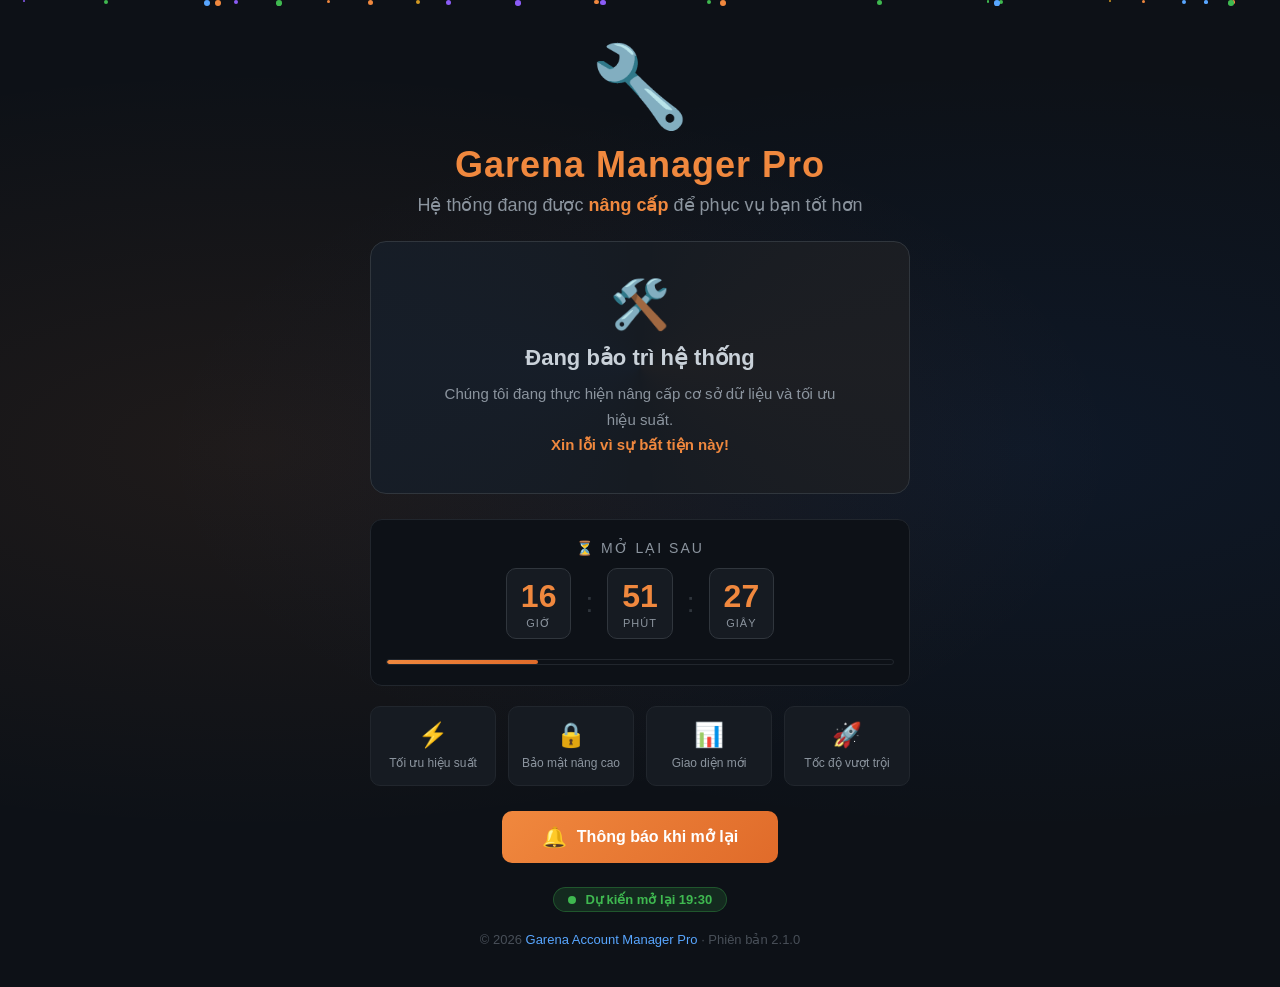
<file: Bao-Tri/index.html>
<!DOCTYPE html>
<html lang="vi">
<head>
    <meta charset="UTF-8">
    <meta name="viewport" content="width=device-width, initial-scale=1.0">
    <title>🔧 Đang bảo trì - Garena Account Manager Pro</title>
    <style>
        * {
            margin: 0;
            padding: 0;
            box-sizing: border-box;
        }

        body {
            font-family: 'Segoe UI', Tahoma, Geneva, Verdana, sans-serif;
            background: #0d1117;
            color: #c9d1d9;
            min-height: 100vh;
            display: flex;
            justify-content: center;
            align-items: center;
            overflow: hidden;
        }

        /* Background animation */
        body::before {
            content: '';
            position: fixed;
            top: 0;
            left: 0;
            right: 0;
            bottom: 0;
            background: 
                radial-gradient(ellipse at 20% 50%, rgba(240, 136, 62, 0.08) 0%, transparent 60%),
                radial-gradient(ellipse at 80% 50%, rgba(31, 111, 235, 0.08) 0%, transparent 60%),
                #0d1117;
            z-index: -1;
        }

        /* Floating particles */
        .particles {
            position: fixed;
            top: 0;
            left: 0;
            width: 100%;
            height: 100%;
            pointer-events: none;
            z-index: 0;
        }

        .particle {
            position: absolute;
            background: rgba(240, 136, 62, 0.3);
            border-radius: 50%;
            animation: floatParticle linear infinite;
        }

        @keyframes floatParticle {
            0% {
                transform: translateY(100vh) scale(0);
                opacity: 0;
            }
            10% {
                opacity: 1;
            }
            90% {
                opacity: 1;
            }
            100% {
                transform: translateY(-10vh) scale(1);
                opacity: 0;
            }
        }

        .container {
            position: relative;
            z-index: 1;
            text-align: center;
            padding: 40px 30px;
            max-width: 600px;
            width: 100%;
            animation: fadeInUp 0.8s ease;
        }

        @keyframes fadeInUp {
            from {
                opacity: 0;
                transform: translateY(40px);
            }
            to {
                opacity: 1;
                transform: translateY(0);
            }
        }

        /* Logo / Icon */
        .main-icon {
            font-size: 80px;
            margin-bottom: 10px;
            display: inline-block;
            animation: pulse 2s ease-in-out infinite;
        }

        @keyframes pulse {
            0%, 100% {
                transform: scale(1);
            }
            50% {
                transform: scale(1.08);
            }
        }

        .title {
            font-size: 36px;
            font-weight: 800;
            color: #f0883e;
            margin-bottom: 8px;
            letter-spacing: 1px;
        }

        .subtitle {
            font-size: 18px;
            color: #8b949e;
            margin-bottom: 25px;
            font-weight: 300;
        }

        .subtitle span {
            color: #f0883e;
            font-weight: 600;
        }

        /* Maintenance card */
        .maintenance-card {
            background: #161b22;
            border: 1px solid #30363d;
            border-radius: 16px;
            padding: 35px 30px;
            margin-bottom: 25px;
            position: relative;
            overflow: hidden;
        }

        .maintenance-card::before {
            content: '';
            position: absolute;
            top: -50%;
            left: -50%;
            width: 200%;
            height: 200%;
            background: conic-gradient(from 0deg, transparent, rgba(240, 136, 62, 0.03), transparent, rgba(31, 111, 235, 0.03), transparent);
            animation: rotateGlow 20s linear infinite;
        }

        @keyframes rotateGlow {
            0% {
                transform: rotate(0deg);
            }
            100% {
                transform: rotate(360deg);
            }
        }

        .maintenance-card > * {
            position: relative;
            z-index: 1;
        }

        .maintenance-card .status-icon {
            font-size: 48px;
            display: block;
            margin-bottom: 12px;
        }

        .maintenance-card h2 {
            color: #c9d1d9;
            font-size: 22px;
            font-weight: 600;
            margin-bottom: 10px;
        }

        .maintenance-card p {
            color: #8b949e;
            font-size: 15px;
            line-height: 1.7;
            max-width: 400px;
            margin: 0 auto;
        }

        /* Countdown Timer */
        .countdown-wrapper {
            background: #0d1117;
            border-radius: 12px;
            padding: 20px 15px;
            margin-bottom: 20px;
            border: 1px solid #21262d;
        }

        .countdown-label {
            font-size: 14px;
            color: #8b949e;
            text-transform: uppercase;
            letter-spacing: 2px;
            margin-bottom: 12px;
            display: block;
        }

        .countdown {
            display: flex;
            justify-content: center;
            gap: 12px;
            flex-wrap: wrap;
        }

        .countdown-item {
            background: #161b22;
            border: 1px solid #30363d;
            border-radius: 10px;
            padding: 8px 14px;
            min-width: 65px;
            text-align: center;
        }

        .countdown-item .number {
            display: block;
            font-size: 32px;
            font-weight: 700;
            color: #f0883e;
            font-variant-numeric: tabular-nums;
            line-height: 1.2;
        }

        .countdown-item .label {
            display: block;
            font-size: 11px;
            color: #8b949e;
            text-transform: uppercase;
            letter-spacing: 1px;
            margin-top: 2px;
        }

        .countdown-separator {
            display: flex;
            align-items: center;
            font-size: 28px;
            font-weight: 300;
            color: #30363d;
            padding: 0 2px;
        }

        /* Progress bar */
        .progress-wrapper {
            margin-top: 20px;
            background: #0d1117;
            border-radius: 8px;
            height: 6px;
            overflow: hidden;
            border: 1px solid #21262d;
        }

        .progress-bar {
            height: 100%;
            background: linear-gradient(90deg, #f0883e, #e06b2a);
            border-radius: 8px;
            width: 0%;
            transition: width 1s ease;
        }

        /* Features list */
        .features {
            display: grid;
            grid-template-columns: repeat(auto-fit, minmax(120px, 1fr));
            gap: 12px;
            margin-bottom: 25px;
        }

        .feature-item {
            background: #161b22;
            border: 1px solid #21262d;
            border-radius: 10px;
            padding: 14px 10px;
            text-align: center;
            transition: 0.3s;
        }

        .feature-item:hover {
            border-color: #f0883e;
            transform: translateY(-2px);
        }

        .feature-item .icon {
            font-size: 24px;
            display: block;
            margin-bottom: 4px;
        }

        .feature-item .name {
            font-size: 12px;
            color: #8b949e;
            font-weight: 500;
        }

        /* Notify button */
        .notify-btn {
            background: linear-gradient(135deg, #f0883e 0%, #e06b2a 100%);
            color: #fff;
            border: none;
            padding: 14px 40px;
            border-radius: 10px;
            font-size: 16px;
            font-weight: 600;
            cursor: pointer;
            transition: 0.3s;
            display: inline-flex;
            align-items: center;
            gap: 10px;
        }

        .notify-btn:hover {
            transform: translateY(-2px);
            box-shadow: 0 8px 30px rgba(240, 136, 62, 0.3);
        }

        .notify-btn:active {
            transform: translateY(0);
        }

        .notify-btn .bell {
            font-size: 20px;
        }

        /* Footer */
        .footer {
            margin-top: 20px;
            color: #484f58;
            font-size: 13px;
        }

        .footer a {
            color: #58a6ff;
            text-decoration: none;
        }

        .footer a:hover {
            text-decoration: underline;
        }

        /* Responsive */
        @media (max-width: 600px) {
            .title {
                font-size: 26px;
            }
            .subtitle {
                font-size: 15px;
            }
            .maintenance-card {
                padding: 25px 20px;
            }
            .countdown-item .number {
                font-size: 24px;
            }
            .countdown-item {
                min-width: 50px;
                padding: 6px 10px;
            }
            .countdown-separator {
                font-size: 20px;
            }
            .features {
                grid-template-columns: repeat(2, 1fr);
            }
            .main-icon {
                font-size: 56px;
            }
            .notify-btn {
                padding: 12px 28px;
                font-size: 14px;
                width: 100%;
                justify-content: center;
            }
        }

        @media (max-width: 400px) {
            .countdown {
                gap: 6px;
            }
            .countdown-item .number {
                font-size: 20px;
            }
            .countdown-item {
                min-width: 42px;
                padding: 4px 8px;
            }
            .countdown-separator {
                font-size: 16px;
            }
        }

        /* Toast notification */
        .toast {
            position: fixed;
            bottom: 30px;
            left: 50%;
            transform: translateX(-50%) translateY(100px);
            background: #238636;
            color: #fff;
            padding: 14px 28px;
            border-radius: 10px;
            font-weight: 500;
            font-size: 15px;
            box-shadow: 0 8px 30px rgba(0, 0, 0, 0.4);
            opacity: 0;
            transition: all 0.5s ease;
            z-index: 100;
            white-space: nowrap;
        }

        .toast.show {
            opacity: 1;
            transform: translateX(-50%) translateY(0);
        }

        .toast.error {
            background: #da3633;
        }

        /* Status badge - LIVE */
        .live-badge {
            display: inline-block;
            background: rgba(63, 185, 80, 0.15);
            color: #3fb950;
            padding: 4px 14px;
            border-radius: 20px;
            font-size: 13px;
            font-weight: 600;
            border: 1px solid rgba(63, 185, 80, 0.3);
            animation: livePulse 2s ease-in-out infinite;
            margin-top: 8px;
        }

        @keyframes livePulse {
            0%, 100% {
                opacity: 1;
            }
            50% {
                opacity: 0.6;
            }
        }

        .live-badge .dot {
            display: inline-block;
            width: 8px;
            height: 8px;
            background: #3fb950;
            border-radius: 50%;
            margin-right: 6px;
            animation: dotBlink 1.2s ease-in-out infinite;
        }

        @keyframes dotBlink {
            0%, 100% {
                opacity: 1;
            }
            50% {
                opacity: 0.2;
            }
        }
    </style>
</head>
<body>

    <!-- Floating Particles -->
    <div class="particles" id="particles"></div>

    <!-- Toast Notification -->
    <div class="toast" id="toast"></div>

    <!-- Main Container -->
    <div class="container">

        <!-- Icon -->
        <div class="main-icon">🔧</div>

        <!-- Title -->
        <h1 class="title">Garena Manager Pro</h1>
        <p class="subtitle">
            Hệ thống đang được <span>nâng cấp</span> để phục vụ bạn tốt hơn
        </p>

        <!-- Maintenance Card -->
        <div class="maintenance-card">
            <span class="status-icon">🛠️</span>
            <h2>Đang bảo trì hệ thống</h2>
            <p>
                Chúng tôi đang thực hiện nâng cấp cơ sở dữ liệu và tối ưu hiệu suất.
                <br>
                <strong style="color:#f0883e;">Xin lỗi vì sự bất tiện này!</strong>
            </p>
        </div>

        <!-- Countdown -->
        <div class="countdown-wrapper">
            <span class="countdown-label">⏳ Mở lại sau</span>
            <div class="countdown" id="countdown">
                <div class="countdown-item">
                    <span class="number" id="hours">00</span>
                    <span class="label">Giờ</span>
                </div>
                <span class="countdown-separator">:</span>
                <div class="countdown-item">
                    <span class="number" id="minutes">00</span>
                    <span class="label">Phút</span>
                </div>
                <span class="countdown-separator">:</span>
                <div class="countdown-item">
                    <span class="number" id="seconds">00</span>
                    <span class="label">Giây</span>
                </div>
            </div>

            <!-- Progress -->
            <div class="progress-wrapper">
                <div class="progress-bar" id="progressBar"></div>
            </div>
        </div>

        <!-- Features -->
        <div class="features">
            <div class="feature-item">
                <span class="icon">⚡</span>
                <span class="name">Tối ưu hiệu suất</span>
            </div>
            <div class="feature-item">
                <span class="icon">🔒</span>
                <span class="name">Bảo mật nâng cao</span>
            </div>
            <div class="feature-item">
                <span class="icon">📊</span>
                <span class="name">Giao diện mới</span>
            </div>
            <div class="feature-item">
                <span class="icon">🚀</span>
                <span class="name">Tốc độ vượt trội</span>
            </div>
        </div>

        <!-- Notify Button -->
        <button class="notify-btn" id="notifyBtn">
            <span class="bell">🔔</span>
            Thông báo khi mở lại
        </button>

        <!-- Live Badge -->
        <div style="margin-top: 16px;">
            <span class="live-badge">
                <span class="dot"></span>
                Dự kiến mở lại 19:30
            </span>
        </div>

        <!-- Footer -->
        <div class="footer">
            © 2026 <a href="#">Garena Account Manager Pro</a> · Phiên bản 2.1.0
        </div>
    </div>

    <script>
        // ============================================
        // CONFIG
        // ============================================
        const TARGET_HOUR = 19;
        const TARGET_MINUTE = 30;
        const TARGET_SECOND = 0;

        // ============================================
        // DOM REFS
        // ============================================
        const hoursEl = document.getElementById('hours');
        const minutesEl = document.getElementById('minutes');
        const secondsEl = document.getElementById('seconds');
        const progressBar = document.getElementById('progressBar');
        const toast = document.getElementById('toast');
        const notifyBtn = document.getElementById('notifyBtn');

        // ============================================
        // PARTICLES
        // ============================================
        function createParticles() {
            const container = document.getElementById('particles');
            const colors = ['#f0883e', '#58a6ff', '#3fb950', '#8b5cf6', '#d29922'];
            for (let i = 0; i < 25; i++) {
                const particle = document.createElement('div');
                particle.className = 'particle';
                const size = Math.random() * 4 + 2;
                particle.style.width = size + 'px';
                particle.style.height = size + 'px';
                particle.style.left = Math.random() * 100 + '%';
                particle.style.background = colors[Math.floor(Math.random() * colors.length)];
                particle.style.animationDuration = (Math.random() * 15 + 10) + 's';
                particle.style.animationDelay = (Math.random() * 10) + 's';
                container.appendChild(particle);
            }
        }
        createParticles();

        // ============================================
        // COUNTDOWN
        // ============================================
        function getTargetTime() {
            const now = new Date();
            const target = new Date(now);
            target.setHours(TARGET_HOUR, TARGET_MINUTE, TARGET_SECOND, 0);

            // Nếu đã qua 19h30, đặt cho ngày mai
            if (now > target) {
                target.setDate(target.getDate() + 1);
            }

            return target;
        }

        function updateCountdown() {
            const now = new Date();
            const target = getTargetTime();
            const diff = Math.max(0, target - now);

            const hours = Math.floor(diff / (1000 * 60 * 60));
            const minutes = Math.floor((diff % (1000 * 60 * 60)) / (1000 * 60));
            const seconds = Math.floor((diff % (1000 * 60)) / 1000);

            hoursEl.textContent = String(hours).padStart(2, '0');
            minutesEl.textContent = String(minutes).padStart(2, '0');
            secondsEl.textContent = String(seconds).padStart(2, '0');

            // Progress bar
            const totalMs = 24 * 60 * 60 * 1000; // 1 ngày tối đa
            const progress = Math.min(100, (1 - diff / totalMs) * 100);
            progressBar.style.width = progress + '%';

            // Check if time is up
            if (diff <= 0) {
                clearInterval(countdownInterval);
                showToast('🎉 Hệ thống đã được mở lại! Vui lòng tải lại trang.', 'success');
                document.querySelector('.maintenance-card h2').textContent = '🎉 Hệ thống đã sẵn sàng!';
                document.querySelector('.maintenance-card p').innerHTML =
                    'Hệ thống đã được nâng cấp thành công. <br> <strong style="color:#3fb950;">Chào mừng bạn quay trở lại!</strong>';
                document.querySelector('.status-icon').textContent = '🎉';
                document.querySelector('.live-badge').innerHTML =
                    '🟢 <span style="color:#3fb950;">Đã mở lại</span>';
                document.querySelector('.notify-btn').innerHTML = '🚀 Vào hệ thống ngay';
                document.querySelector('.notify-btn').style.background = 'linear-gradient(135deg, #238636 0%, #1a7a2e 100%)';
                document.querySelector('.notify-btn').onclick = function() {
                    window.location.reload();
                };
                return true;
            }

            return false;
        }

        // ============================================
        // TOAST NOTIFICATION
        // ============================================
        let toastTimeout = null;

        function showToast(message, type = 'success') {
            toast.textContent = message;
            toast.className = 'toast';
            if (type === 'error') {
                toast.classList.add('error');
            }
            toast.classList.add('show');

            clearTimeout(toastTimeout);
            toastTimeout = setTimeout(() => {
                toast.classList.remove('show');
            }, 4000);
        }

        // ============================================
        // NOTIFY BUTTON
        // ============================================
        notifyBtn.addEventListener('click', function() {
            // Đăng ký nhận thông báo (demo)
            if ('Notification' in window && Notification.permission === 'granted') {
                showToast('✅ Bạn sẽ nhận được thông báo khi hệ thống mở lại!', 'success');
            } else if ('Notification' in window && Notification.permission === 'default') {
                Notification.requestPermission().then(permission => {
                    if (permission === 'granted') {
                        showToast('✅ Đã bật thông báo!', 'success');
                    } else {
                        showToast('⚠️ Vui lòng cho phép thông báo trong trình duyệt.', 'error');
                    }
                });
            } else {
                showToast('⚠️ Trình duyệt không hỗ trợ thông báo.', 'error');
            }

            // Hiệu ứng click
            this.style.transform = 'scale(0.95)';
            setTimeout(() => {
                this.style.transform = '';
            }, 200);

            // Lưu vào localStorage để nhớ
            localStorage.setItem('notify_registered', 'true');
        });

        // ============================================
        // CHECK NOTIFICATION PERMISSION ON LOAD
        // ============================================
        if ('Notification' in window && Notification.permission === 'granted') {
            const registered = localStorage.getItem('notify_registered');
            if (registered) {
                // Kiểm tra thời gian mở lại
                const checkInterval = setInterval(() => {
                    const now = new Date();
                    const target = getTargetTime();
                    if (now >= target) {
                        clearInterval(checkInterval);
                        new Notification('🔔 Garena Manager Pro', {
                            body: 'Hệ thống đã được mở lại! Vào ngay nào!',
                            icon: '🔧'
                        });
                        localStorage.removeItem('notify_registered');
                    }
                }, 10000); // Kiểm tra mỗi 10 giây
            }
        }

        // ============================================
        // START COUNTDOWN
        // ============================================
        let countdownInterval = setInterval(() => {
            const finished = updateCountdown();
            if (finished) {
                clearInterval(countdownInterval);
            }
        }, 1000);

        // Initial update
        updateCountdown();

        // ============================================
        // KEYBOARD SHORTCUTS (for fun)
        // ============================================
        document.addEventListener('keydown', (e) => {
            if (e.key === 'r' || e.key === 'R') {
                if (e.ctrlKey) {
                    e.preventDefault();
                    showToast('🔄 Đang kiểm tra trạng thái hệ thống...', 'success');
                    setTimeout(() => {
                        const now = new Date();
                        const target = getTargetTime();
                        if (now >= target) {
                            showToast('🎉 Hệ thống đã mở lại! Tải lại trang nhé!', 'success');
                        } else {
                            const diff = target - now;
                            const h = Math.floor(diff / (1000 * 60 * 60));
                            const m = Math.floor((diff % (1000 * 60 * 60)) / (1000 * 60));
                            showToast(`⏳ Còn ${h} giờ ${m} phút nữa`, 'success');
                        }
                    }, 500);
                }
            }

            if (e.key === 'Enter') {
                notifyBtn.click();
            }
        });

        // ============================================
        // CONSOLE WELCOME
        // ============================================
        console.log('%c🔧 Garena Manager Pro', 'font-size:24px; font-weight:bold; color:#f0883e;');
        console.log('%cHệ thống đang bảo trì, quay lại lúc 19:30', 'font-size:14px; color:#8b949e;');
        console.log('%c📌 Dự kiến nâng cấp: Tối ưu hiệu suất, bảo mật nâng cao, giao diện mới', 'font-size:12px; color:#58a6ff;');

        console.log(' ');
        console.log('🎮 Đội ngũ phát triển xin cảm ơn bạn đã kiên nhẫn chờ đợi!');

        // ============================================
        // BACKGROUND COLOR CHANGE (OPTIONAL)
        // ============================================
        // Thay đổi màu nền nhẹ nhàng theo thời gian
        let hue = 30;
        setInterval(() => {
            hue = (hue + 0.1) % 360;
            // Chỉ áp dụng nếu người dùng không tương tác
        }, 100);

        console.log('✅ Trang bảo trì đã sẵn sàng!');
    </script>

</body>
</html>
</file>
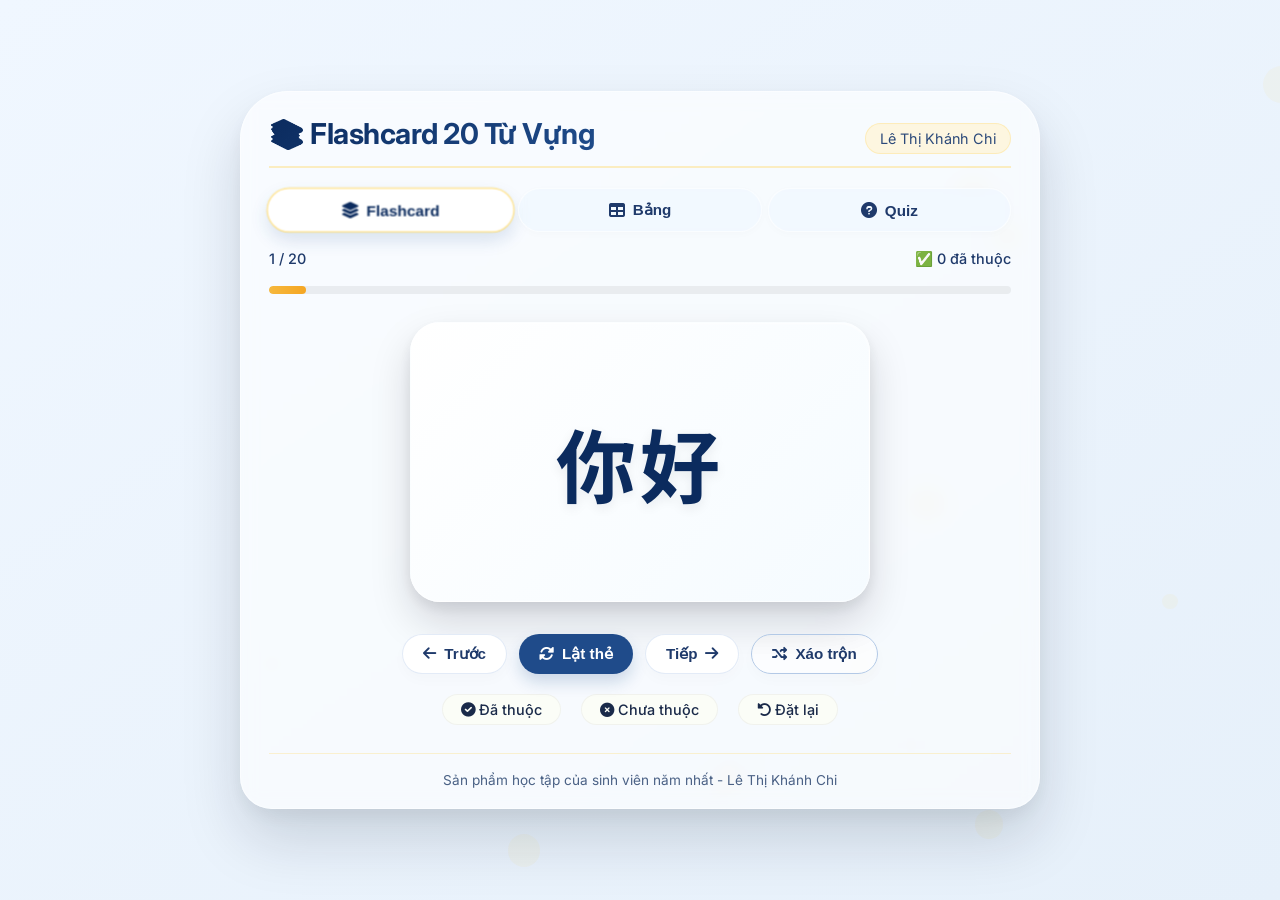
<file: lethikhanhchi/index.html>
<!DOCTYPE html>
<html lang="vi">
<head>
    <meta charset="UTF-8">
    <meta name="viewport" content="width=device-width, initial-scale=1.0, maximum-scale=1.0, user-scalable=yes">
    <title>Flashcard 20 Từ Vựng Tiếng Trung Cơ Bản</title>
    <!-- Font & CDN -->
    <link rel="preconnect" href="https://fonts.googleapis.com">
    <link rel="preconnect" href="https://fonts.gstatic.com" crossorigin>
    <link href="https://fonts.googleapis.com/css2?family=Inter:opsz@14..32&family=Noto+Sans+SC:wght@400;700&display=swap" rel="stylesheet">
    <link rel="stylesheet" href="https://cdnjs.cloudflare.com/ajax/libs/font-awesome/6.0.0-beta3/css/all.min.css">
    <style>
        * {
            margin: 0;
            padding: 0;
            box-sizing: border-box;
        }

        body {
            font-family: 'Inter', 'Noto Sans SC', sans-serif;
            background: linear-gradient(145deg, #f0f7ff 0%, #e6f0fa 100%);
            min-height: 100vh;
            display: flex;
            justify-content: center;
            align-items: center;
            padding: 16px;
            margin: 0;
            color: #1a2a4a;
            position: relative;
            overflow-x: hidden;
        }

        /* Background particle effect (mờ) */
        #particles-container {
            position: fixed;
            top: 0;
            left: 0;
            width: 100%;
            height: 100%;
            pointer-events: none;
            z-index: 0;
            overflow: hidden;
        }
        .particle {
            position: absolute;
            background: rgba(255, 215, 100, 0.08);
            border-radius: 50%;
            width: 20px;
            height: 20px;
            animation: floatParticle 18s infinite alternate ease-in-out;
        }
        @keyframes floatParticle {
            0% { transform: translate(0, 0) scale(1); opacity: 0.2; }
            100% { transform: translate(40px, -60px) scale(1.6); opacity: 0.5; }
        }

        .app-wrapper {
            max-width: 800px;
            width: 100%;
            background: rgba(255, 255, 255, 0.6);
            backdrop-filter: blur(8px);
            -webkit-backdrop-filter: blur(8px);
            border-radius: 48px 48px 32px 32px;
            box-shadow: 0 30px 60px rgba(0, 20, 40, 0.15), 0 8px 20px rgba(0, 0, 0, 0.05);
            padding: 24px 28px 20px;
            position: relative;
            z-index: 10;
            border: 1px solid rgba(255, 255, 255, 0.5);
            transition: all 0.2s ease;
        }

        /* Header */
        .header {
            display: flex;
            justify-content: space-between;
            align-items: baseline;
            flex-wrap: wrap;
            margin-bottom: 20px;
            border-bottom: 2px solid rgba(255, 215, 100, 0.4);
            padding-bottom: 12px;
        }
        .header h1 {
            font-size: 1.8rem;
            font-weight: 700;
            background: linear-gradient(135deg, #0b2b5e, #1f4b8a);
            -webkit-background-clip: text;
            -webkit-text-fill-color: transparent;
            background-clip: text;
            letter-spacing: -0.5px;
        }
        .header .author {
            font-weight: 400;
            color: #2c4a7a;
            background: rgba(255, 215, 100, 0.2);
            padding: 6px 14px;
            border-radius: 40px;
            font-size: 0.9rem;
            backdrop-filter: blur(2px);
            border: 1px solid rgba(255, 215, 100, 0.3);
        }

        /* Tabs */
        .tabs {
            display: flex;
            gap: 6px;
            margin: 20px 0 18px;
            flex-wrap: wrap;
        }
        .tab-btn {
            flex: 1;
            min-width: 80px;
            padding: 12px 6px;
            border: none;
            border-radius: 60px;
            background: rgba(235, 245, 255, 0.6);
            backdrop-filter: blur(4px);
            font-weight: 600;
            font-size: 0.95rem;
            color: #1f3a6b;
            cursor: pointer;
            transition: all 0.2s ease;
            box-shadow: 0 2px 8px rgba(0,0,0,0.02);
            border: 1px solid rgba(255,255,255,0.6);
            display: flex;
            align-items: center;
            justify-content: center;
            gap: 8px;
        }
        .tab-btn i {
            font-size: 1rem;
        }
        .tab-btn.active {
            background: #ffffff;
            color: #0b2b5e;
            box-shadow: 0 8px 18px rgba(30, 80, 150, 0.15);
            border-color: #ffd966;
            transform: scale(1.02);
        }
        .tab-btn:hover {
            transform: translateY(-2px);
            background: white;
        }

        /* Mode container */
        .mode-container {
            min-height: 400px;
            position: relative;
        }
        .mode-panel {
            display: none;
            animation: fadeSlide 0.4s ease;
        }
        .mode-panel.active {
            display: block;
        }

        @keyframes fadeSlide {
            0% { opacity: 0.3; transform: translateY(12px); }
            100% { opacity: 1; transform: translateY(0); }
        }

        /* FLASHCARD */
        .flashcard-area {
            display: flex;
            flex-direction: column;
            align-items: center;
        }
        .card-progress {
            width: 100%;
            margin-bottom: 12px;
            display: flex;
            justify-content: space-between;
            font-size: 0.9rem;
            font-weight: 500;
            color: #1f3a6b;
        }
        .progress-bar-bg {
            width: 100%;
            height: 8px;
            background: rgba(0,0,0,0.06);
            border-radius: 20px;
            margin: 6px 0 18px;
            overflow: hidden;
        }
        .progress-fill {
            height: 100%;
            width: 0%;
            background: linear-gradient(90deg, #f6b83d, #f5a623);
            border-radius: 20px;
            transition: width 0.3s ease;
        }

        .card-flip-wrapper {
            perspective: 1600px;
            width: 100%;
            max-width: 460px;
            height: 280px;
            margin: 10px auto 20px;
            cursor: pointer;
        }
        .card-flip {
            position: relative;
            width: 100%;
            height: 100%;
            transition: transform 0.7s cubic-bezier(0.23, 1, 0.32, 1);
            transform-style: preserve-3d;
            border-radius: 30px;
            box-shadow: 0 20px 40px rgba(0, 10, 30, 0.15), 0 6px 14px rgba(0, 0, 0, 0.08);
        }
        .card-flip.flipped {
            transform: rotateY(180deg);
        }

        .card-face {
            position: absolute;
            width: 100%;
            height: 100%;
            backface-visibility: hidden;
            -webkit-backface-visibility: hidden;
            border-radius: 30px;
            display: flex;
            flex-direction: column;
            justify-content: center;
            align-items: center;
            padding: 24px;
            background: white;
            box-shadow: inset 0 1px 2px rgba(255,255,255,0.8);
            border: 1px solid rgba(255,255,255,0.4);
        }
        .card-front {
            background: linear-gradient(135deg, #ffffff, #f5fbff);
        }
        .card-front .hanzi {
            font-family: 'Noto Sans SC', 'Inter', sans-serif;
            font-size: 5rem;
            font-weight: 700;
            color: #0b2b5e;
            text-shadow: 0 4px 12px rgba(0,20,40,0.08);
            letter-spacing: 4px;
        }
        .card-back {
            transform: rotateY(180deg);
            background: #fefcf5;
            background-image: radial-gradient(circle at 10% 20%, rgba(255,215,100,0.08) 0%, transparent 60%);
        }
        .card-back .pinyin {
            font-size: 2.2rem;
            color: #b45f2b;
            font-weight: 500;
            margin-bottom: 6px;
        }
        .card-back .meaning {
            font-size: 1.8rem;
            font-weight: 600;
            color: #1f3a6b;
        }

        .card-actions {
            display: flex;
            gap: 12px;
            flex-wrap: wrap;
            justify-content: center;
            margin-top: 12px;
        }
        .btn {
            background: white;
            border: none;
            padding: 10px 20px;
            border-radius: 60px;
            font-weight: 600;
            color: #1f3a6b;
            box-shadow: 0 6px 14px rgba(0, 0, 0, 0.02);
            border: 1px solid rgba(200, 215, 240, 0.5);
            transition: all 0.18s ease;
            display: inline-flex;
            align-items: center;
            gap: 8px;
            cursor: pointer;
            font-size: 0.95rem;
            backdrop-filter: blur(2px);
        }
        .btn-primary {
            background: #1f4b8a;
            color: white;
            border: none;
            box-shadow: 0 8px 16px rgba(25, 70, 140, 0.2);
        }
        .btn-primary:hover {
            background: #0b2b5e;
            transform: scale(1.02) translateY(-2px);
        }
        .btn:hover {
            transform: translateY(-2px) scale(1.02);
            box-shadow: 0 12px 24px rgba(0,0,0,0.08);
        }
        .btn:active {
            transform: scale(0.96);
        }
        .btn-outline {
            background: transparent;
            border: 1px solid #b3c9e6;
        }

        .status-badge {
            display: flex;
            gap: 20px;
            margin-top: 20px;
            flex-wrap: wrap;
            justify-content: center;
        }
        .badge-btn {
            background: rgba(255,255,240,0.5);
            border-radius: 40px;
            padding: 6px 18px;
            border: 1px solid rgba(200,200,200,0.2);
            font-size: 0.9rem;
            font-weight: 500;
            cursor: pointer;
            transition: 0.15s;
        }
        .badge-btn.mastered {
            background: #c7e6b8;
            border-color: #6f9e5c;
        }
        .badge-btn.not-mastered {
            background: #fde2d7;
            border-color: #d98c7a;
        }

        /* TABLE MODE */
        .table-wrap {
            overflow-x: auto;
            margin: 10px 0;
        }
        .vocab-table {
            width: 100%;
            border-collapse: collapse;
            background: rgba(255,255,255,0.6);
            backdrop-filter: blur(4px);
            border-radius: 24px;
            overflow: hidden;
            box-shadow: 0 4px 12px rgba(0,0,0,0.02);
        }
        .vocab-table th {
            background: #dbe7f5;
            padding: 14px 8px;
            text-align: left;
            font-weight: 600;
            color: #0b2b5e;
        }
        .vocab-table td {
            padding: 14px 8px;
            border-bottom: 1px solid rgba(0,0,0,0.03);
            transition: 0.1s;
            cursor: pointer;
        }
        .vocab-table tr:hover td {
            background: rgba(255, 215, 100, 0.08);
        }
        .table-hide .back-content {
            filter: blur(6px);
            opacity: 0.2;
            transition: 0.2s;
        }
        .table-hide .back-content.show {
            filter: blur(0);
            opacity: 1;
        }

        /* QUIZ */
        .quiz-box {
            text-align: center;
            padding: 12px 0;
        }
        .quiz-question {
            font-size: 3.5rem;
            font-family: 'Noto Sans SC', sans-serif;
            margin: 20px 0 16px;
            background: white;
            padding: 40px 10px;
            border-radius: 40px;
            box-shadow: 0 8px 20px rgba(0,0,0,0.02);
        }
        .quiz-options {
            display: grid;
            grid-template-columns: 1fr 1fr;
            gap: 12px;
            margin: 20px 0;
        }
        .quiz-option {
            background: white;
            padding: 16px 8px;
            border-radius: 60px;
            border: 1px solid #d0dff0;
            transition: 0.1s;
            cursor: pointer;
            font-weight: 500;
        }
        .quiz-option:hover {
            background: #e5f0ff;
            transform: scale(1.02);
        }
        .quiz-option.correct {
            background: #a0d68b;
            border-color: #3f7a2a;
        }
        .quiz-option.wrong {
            background: #f7b2a1;
            border-color: #b34a34;
        }
        .quiz-score {
            font-size: 1.3rem;
            margin-top: 18px;
            background: rgba(255,255,240,0.4);
            padding: 12px;
            border-radius: 60px;
        }

        .footer {
            margin-top: 28px;
            font-size: 0.85rem;
            color: #4a6185;
            text-align: center;
            border-top: 1px solid rgba(255,215,100,0.3);
            padding-top: 18px;
        }

        /* responsive */
        @media (max-width: 600px) {
            .app-wrapper { padding: 16px; }
            .header h1 { font-size: 1.5rem; }
            .card-flip-wrapper { height: 220px; }
            .card-front .hanzi { font-size: 3.8rem; }
            .card-back .pinyin { font-size: 1.8rem; }
            .card-back .meaning { font-size: 1.5rem; }
            .quiz-options { grid-template-columns: 1fr; }
        }

        /* confetti */
        .confetti-piece {
            position: fixed;
            width: 8px;
            height: 14px;
            background: #f6b83d;
            top: -20px;
            z-index: 999;
            animation: confettiFall 1.2s forwards;
            border-radius: 2px;
        }
        @keyframes confettiFall {
            0% { transform: translateY(0) rotate(0deg); opacity: 1; }
            100% { transform: translateY(90vh) rotate(720deg); opacity: 0; }
        }
    </style>
</head>
<body>
<div id="particles-container"></div>

<div class="app-wrapper" id="app">
    <header class="header">
        <h1>📚 Flashcard 20 Từ Vựng</h1>
        <span class="author">Lê Thị Khánh Chi</span>
    </header>

    <div class="tabs">
        <button class="tab-btn active" data-tab="flashcard"><i class="fas fa-layer-group"></i> Flashcard</button>
        <button class="tab-btn" data-tab="table"><i class="fas fa-table"></i> Bảng</button>
        <button class="tab-btn" data-tab="quiz"><i class="fas fa-question-circle"></i> Quiz</button>
    </div>

    <div class="mode-container">
        <!-- FLASHCARD -->
        <div id="flashcard" class="mode-panel active">
            <div class="flashcard-area">
                <div class="card-progress">
                    <span id="cardIndexDisplay">1 / 20</span>
                    <span id="masteryStat">✅ 0 đã thuộc</span>
                </div>
                <div class="progress-bar-bg"><div class="progress-fill" id="progressFill"></div></div>

                <div class="card-flip-wrapper" id="cardFlipWrapper">
                    <div class="card-flip" id="cardFlip">
                        <div class="card-face card-front"><span class="hanzi" id="frontHanzi">你好</span></div>
                        <div class="card-face card-back"><span class="pinyin" id="backPinyin">nǐ hǎo</span><span class="meaning" id="backMeaning">Xin chào</span></div>
                    </div>
                </div>

                <div class="card-actions">
                    <button class="btn" id="prevCard"><i class="fas fa-arrow-left"></i> Trước</button>
                    <button class="btn btn-primary" id="flipCardBtn"><i class="fas fa-sync-alt"></i> Lật thẻ</button>
                    <button class="btn" id="nextCard">Tiếp <i class="fas fa-arrow-right"></i></button>
                    <button class="btn btn-outline" id="shuffleBtn"><i class="fas fa-random"></i> Xáo trộn</button>
                </div>
                <div class="status-badge">
                    <span class="badge-btn" id="markMastered"><i class="fas fa-check-circle"></i> Đã thuộc</span>
                    <span class="badge-btn" id="markNotMastered"><i class="fas fa-times-circle"></i> Chưa thuộc</span>
                    <span class="badge-btn" id="resetProgressBtn"><i class="fas fa-undo-alt"></i> Đặt lại</span>
                </div>
            </div>
        </div>

        <!-- TABLE -->
        <div id="table" class="mode-panel">
            <div style="display: flex; gap: 12px; margin-bottom: 16px; flex-wrap: wrap;">
                <button class="btn btn-outline" id="toggleTableBtn"><i class="fas fa-eye-slash"></i> Ẩn/Hiện nghĩa</button>
            </div>
            <div class="table-wrap" id="tableContainer">
                <table class="vocab-table" id="vocabTable">
                    <thead><tr><th>Hán tự</th><th>Pinyin + Nghĩa</th></tr></thead>
                    <tbody id="tableBody"></tbody>
                </table>
            </div>
        </div>

        <!-- QUIZ -->
        <div id="quiz" class="mode-panel">
            <div class="quiz-box">
                <div class="quiz-question" id="quizQuestion">你好</div>
                <div class="quiz-options" id="quizOptions"></div>
                <div class="quiz-score" id="quizScore">Đúng: 0 | Sai: 0</div>
                <button class="btn btn-primary" id="resetQuizBtn"><i class="fas fa-redo"></i> Chơi lại</button>
            </div>
        </div>
    </div>

    <footer class="footer">Sản phẩm học tập của sinh viên năm nhất - Lê Thị Khánh Chi</footer>
</div>

<script>
    (function() {
        const vocab = [
            { hanzi: "你好", pinyin: "nǐ hǎo", meaning: "Xin chào" },
            { hanzi: "谢谢", pinyin: "xièxie", meaning: "Cảm ơn" },
            { hanzi: "再见", pinyin: "zàijiàn", meaning: "Tạm biệt" },
            { hanzi: "老师", pinyin: "lǎoshī", meaning: "Giáo viên / Thầy cô" },
            { hanzi: "学生", pinyin: "xuésheng", meaning: "Học sinh / Sinh viên" },
            { hanzi: "同学", pinyin: "tóngxué", meaning: "Bạn cùng lớp" },
            { hanzi: "朋友", pinyin: "péngyou", meaning: "Bạn bè" },
            { hanzi: "家人", pinyin: "jiārén", meaning: "Người nhà / Gia đình" },
            { hanzi: "中国", pinyin: "Zhōngguó", meaning: "Trung Quốc" },
            { hanzi: "越南", pinyin: "Yuènán", meaning: "Việt Nam" },
            { hanzi: "工作", pinyin: "gōngzuò", meaning: "Công việc" },
            { hanzi: "学习", pinyin: "xuéxí", meaning: "Học tập" },
            { hanzi: "吃饭", pinyin: "chīfàn", meaning: "Ăn cơm" },
            { hanzi: "喝水", pinyin: "hē shuǐ", meaning: "Uống nước" },
            { hanzi: "睡觉", pinyin: "shuìjiào", meaning: "Ngủ" },
            { hanzi: "喜欢", pinyin: "xǐhuan", meaning: "Thích" },
            { hanzi: "认识", pinyin: "rènshi", meaning: "Nhận biết / Quen biết" },
            { hanzi: "漂亮", pinyin: "piàoliang", meaning: "Đẹp" },
            { hanzi: "高兴", pinyin: "gāoxìng", meaning: "Vui vẻ / Hạnh phúc" },
            { hanzi: "明天", pinyin: "míngtiān", meaning: "Ngày mai" }
        ];

        // state
        let currentIndex = 0;
        let isFlipped = false;
        let order = Array.from({ length: vocab.length }, (_, i) => i);
        let mastered = JSON.parse(localStorage.getItem('masteredSet')) || new Array(vocab.length).fill(false);
        let quizCorrect = 0, quizWrong = 0, quizAnswered = false;
        let currentQuizItems = [];
        let quizIndex = 0;
        let hideMeaning = false;

        // DOM refs
        const frontHanzi = document.getElementById('frontHanzi');
        const backPinyin = document.getElementById('backPinyin');
        const backMeaning = document.getElementById('backMeaning');
        const cardFlip = document.getElementById('cardFlip');
        const cardIndexDisplay = document.getElementById('cardIndexDisplay');
        const progressFill = document.getElementById('progressFill');
        const masteryStat = document.getElementById('masteryStat');
        const tableBody = document.getElementById('tableBody');
        const quizQuestion = document.getElementById('quizQuestion');
        const quizOptions = document.getElementById('quizOptions');
        const quizScore = document.getElementById('quizScore');

        // helpers
        function saveMastered() { localStorage.setItem('masteredSet', JSON.stringify(mastered)); }

        function updateCard() {
            const idx = order[currentIndex];
            const item = vocab[idx];
            frontHanzi.textContent = item.hanzi;
            backPinyin.textContent = item.pinyin;
            backMeaning.textContent = item.meaning;
            if (isFlipped) { cardFlip.classList.add('flipped'); } else { cardFlip.classList.remove('flipped'); }
            const total = order.length;
            cardIndexDisplay.textContent = `${currentIndex+1} / ${total}`;
            progressFill.style.width = `${((currentIndex+1)/total)*100}%`;
            const masteredCount = mastered.filter(v => v).length;
            masteryStat.textContent = `✅ ${masteredCount} đã thuộc`;
            // update table if visible
            if (document.getElementById('table').classList.contains('active')) renderTable();
        }

        function renderTable() {
            let html = '';
            for (let i = 0; i < vocab.length; i++) {
                const item = vocab[i];
                const backContent = `${item.pinyin} - ${item.meaning}`;
                const hiddenClass = hideMeaning ? 'table-hide' : '';
                html += `<tr data-index="${i}" class="${hiddenClass}">
                    <td><strong>${item.hanzi}</strong></td>
                    <td class="back-content ${hideMeaning ? '' : 'show'}">${backContent}</td>
                </tr>`;
            }
            tableBody.innerHTML = html;
            // click row to flip
            document.querySelectorAll('#vocabTable tbody tr').forEach(tr => {
                tr.addEventListener('click', function() {
                    const td = this.querySelector('.back-content');
                    if (td) td.classList.toggle('show');
                });
            });
        }

        function shuffleOrder() {
            for (let i = order.length - 1; i > 0; i--) {
                const j = Math.floor(Math.random() * (i + 1));
                [order[i], order[j]] = [order[j], order[i]];
            }
            currentIndex = 0;
            isFlipped = false;
            cardFlip.classList.remove('flipped');
            updateCard();
        }

        // Quiz logic
        function initQuiz() {
            const shuffled = [...Array(vocab.length).keys()];
            for (let i = shuffled.length - 1; i > 0; i--) {
                const j = Math.floor(Math.random() * (i + 1));
                [shuffled[i], shuffled[j]] = [shuffled[j], shuffled[i]];
            }
            currentQuizItems = shuffled.slice(0, 10); // 10 câu
            quizIndex = 0;
            quizCorrect = 0;
            quizWrong = 0;
            quizAnswered = false;
            renderQuizQuestion();
        }

        function renderQuizQuestion() {
            if (quizIndex >= currentQuizItems.length) {
                quizQuestion.textContent = '🎉 Hoàn thành!';
                quizOptions.innerHTML = '';
                quizScore.textContent = `Đúng: ${quizCorrect} | Sai: ${quizWrong}`;
                return;
            }
            const idx = currentQuizItems[quizIndex];
            const item = vocab[idx];
            quizQuestion.textContent = item.hanzi;
            // tạo 4 đáp án
            const correct = item.meaning;
            let options = [correct];
            const shuffledVocab = [...vocab];
            for (let i = shuffledVocab.length - 1; i > 0; i--) {
                const j = Math.floor(Math.random() * (i + 1));
                [shuffledVocab[i], shuffledVocab[j]] = [shuffledVocab[j], shuffledVocab[i]];
            }
            for (let v of shuffledVocab) {
                if (options.length >= 4) break;
                if (!options.includes(v.meaning)) options.push(v.meaning);
            }
            // shuffle options
            for (let i = options.length - 1; i > 0; i--) {
                const j = Math.floor(Math.random() * (i + 1));
                [options[i], options[j]] = [options[j], options[i]];
            }
            quizOptions.innerHTML = '';
            options.forEach(opt => {
                const btn = document.createElement('div');
                btn.className = 'quiz-option';
                btn.textContent = opt;
                btn.dataset.correct = (opt === correct) ? 'true' : 'false';
                btn.addEventListener('click', quizOptionClick);
                quizOptions.appendChild(btn);
            });
            quizScore.textContent = `Đúng: ${quizCorrect} | Sai: ${quizWrong}`;
            quizAnswered = false;
        }

        function quizOptionClick(e) {
            if (quizAnswered) return;
            const el = e.currentTarget;
            const isCorrect = el.dataset.correct === 'true';
            if (isCorrect) {
                quizCorrect++;
                el.classList.add('correct');
                launchConfetti(6);
            } else {
                quizWrong++;
                el.classList.add('wrong');
            }
            quizAnswered = true;
            quizScore.textContent = `Đúng: ${quizCorrect} | Sai: ${quizWrong}`;
            // highlight correct answer
            document.querySelectorAll('.quiz-option').forEach(btn => {
                if (btn.dataset.correct === 'true') btn.classList.add('correct');
                btn.style.pointerEvents = 'none';
            });
            setTimeout(() => {
                quizIndex++;
                renderQuizQuestion();
                document.querySelectorAll('.quiz-option').forEach(btn => btn.style.pointerEvents = '');
            }, 900);
        }

        // confetti
        function launchConfetti(count = 6) {
            for (let i = 0; i < count; i++) {
                const piece = document.createElement('div');
                piece.className = 'confetti-piece';
                piece.style.left = Math.random() * 80 + 10 + '%';
                piece.style.background = ['#f6b83d','#f5a623','#e74c3c','#3498db','#2ecc71','#9b59b6'][Math.floor(Math.random()*6)];
                piece.style.width = (Math.random()*6+4) + 'px';
                piece.style.height = (Math.random()*10+6) + 'px';
                document.body.appendChild(piece);
                setTimeout(() => piece.remove(), 1500);
            }
        }

        // Event listeners
        document.getElementById('flipCardBtn').addEventListener('click', function() {
            isFlipped = !isFlipped;
            if (isFlipped) cardFlip.classList.add('flipped');
            else cardFlip.classList.remove('flipped');
        });
        document.getElementById('cardFlipWrapper').addEventListener('click', function(e) {
            if (e.target.closest('.card-flip-wrapper')) {
                isFlipped = !isFlipped;
                if (isFlipped) cardFlip.classList.add('flipped');
                else cardFlip.classList.remove('flipped');
            }
        });
        document.getElementById('prevCard').addEventListener('click', function() {
            if (order.length === 0) return;
            currentIndex = (currentIndex - 1 + order.length) % order.length;
            isFlipped = false;
            cardFlip.classList.remove('flipped');
            updateCard();
        });
        document.getElementById('nextCard').addEventListener('click', function() {
            if (order.length === 0) return;
            currentIndex = (currentIndex + 1) % order.length;
            isFlipped = false;
            cardFlip.classList.remove('flipped');
            updateCard();
        });
        document.getElementById('shuffleBtn').addEventListener('click', shuffleOrder);
        document.getElementById('markMastered').addEventListener('click', function() {
            const idx = order[currentIndex];
            mastered[idx] = true;
            saveMastered();
            updateCard();
        });
        document.getElementById('markNotMastered').addEventListener('click', function() {
            const idx = order[currentIndex];
            mastered[idx] = false;
            saveMastered();
            updateCard();
        });
        document.getElementById('resetProgressBtn').addEventListener('click', function() {
            if (confirm('Đặt lại toàn bộ tiến độ?')) {
                mastered.fill(false);
                saveMastered();
                updateCard();
            }
        });

        // Tab switching
        document.querySelectorAll('.tab-btn').forEach(btn => {
            btn.addEventListener('click', function() {
                document.querySelectorAll('.tab-btn').forEach(b => b.classList.remove('active'));
                this.classList.add('active');
                const tab = this.dataset.tab;
                document.querySelectorAll('.mode-panel').forEach(p => p.classList.remove('active'));
                document.getElementById(tab).classList.add('active');
                if (tab === 'table') renderTable();
                if (tab === 'quiz') initQuiz();
                if (tab === 'flashcard') updateCard();
            });
        });

        // table toggle
        document.getElementById('toggleTableBtn').addEventListener('click', function() {
            hideMeaning = !hideMeaning;
            renderTable();
        });

        // reset quiz
        document.getElementById('resetQuizBtn').addEventListener('click', initQuiz);

        // particles
        (function createParticles() {
            const container = document.getElementById('particles-container');
            for (let i=0; i<14; i++) {
                const p = document.createElement('div');
                p.className = 'particle';
                p.style.left = Math.random()*100+'%';
                p.style.top = Math.random()*100+'%';
                p.style.width = (Math.random()*30+10)+'px';
                p.style.height = p.style.width;
                p.style.animationDuration = (16+Math.random()*18)+'s';
                p.style.animationDelay = (Math.random()*6)+'s';
                container.appendChild(p);
            }
        })();

        // init
        updateCard();
        renderTable();
        initQuiz();
        // swipe mobile
        let touchStartX = 0;
        document.getElementById('cardFlipWrapper').addEventListener('touchstart', e => {
            touchStartX = e.changedTouches[0].screenX;
        });
        document.getElementById('cardFlipWrapper').addEventListener('touchend', e => {
            const diff = e.changedTouches[0].screenX - touchStartX;
            if (Math.abs(diff) > 40) {
                if (diff < 0) document.getElementById('nextCard').click();
                else document.getElementById('prevCard').click();
            }
        });
    })();
</script>
</body>
</html>
</file>
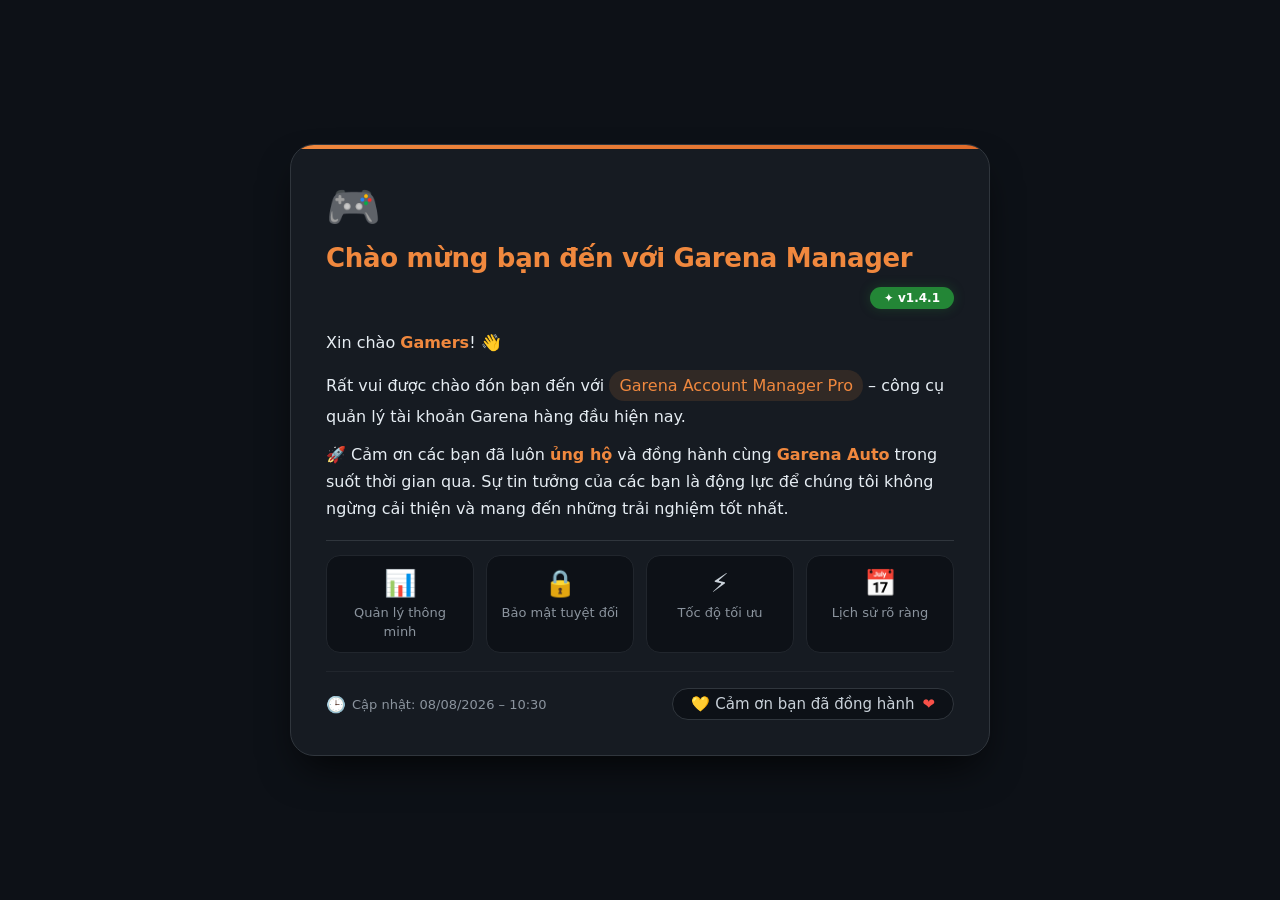
<file: Notification/index.html>
<!DOCTYPE html>
<html lang="vi">
<head>
    <meta charset="UTF-8" />
    <meta name="viewport" content="width=device-width, initial-scale=1.0" />
    <title>Thông báo chào mừng</title>
    <style>
        * {
            margin: 0;
            padding: 0;
            box-sizing: border-box;
        }

        body {
            font-family: 'Segoe UI', Roboto, system-ui, -apple-system, sans-serif;
            background: #0d1117;
            color: #c9d1d9;
            display: flex;
            justify-content: center;
            align-items: center;
            min-height: 100vh;
            padding: 20px;
        }

        /* Card chính – trung tâm thông báo */
        .notification-card {
            max-width: 700px;
            width: 100%;
            background: #161b22;
            border: 1px solid #30363d;
            border-radius: 24px;
            padding: 40px 35px 35px;
            box-shadow: 0 20px 40px -12px rgba(0, 0, 0, 0.8);
            transition: 0.3s;
            position: relative;
            overflow: hidden;
        }

        .notification-card::before {
            content: '';
            position: absolute;
            top: 0;
            left: 0;
            width: 100%;
            height: 4px;
            background: linear-gradient(90deg, #f0883e, #e06b2a, #f0883e);
            background-size: 200% 100%;
            animation: shimmer 3s infinite linear;
        }

        @keyframes shimmer {
            0% { background-position: 0% 0; }
            100% { background-position: 200% 0; }
        }

        /* Header với icon & tiêu đề */
        .notif-header {
            display: flex;
            align-items: center;
            gap: 14px;
            margin-bottom: 20px;
            flex-wrap: wrap;
        }

        .notif-icon {
            font-size: 44px;
            line-height: 1;
        }

        .notif-title {
            font-size: 26px;
            font-weight: 700;
            color: #f0883e;
            letter-spacing: -0.3px;
        }

        .notif-badge {
            background: #238636;
            color: #fff;
            font-size: 12px;
            font-weight: 600;
            padding: 4px 14px;
            border-radius: 30px;
            margin-left: auto;
            white-space: nowrap;
            box-shadow: 0 0 12px rgba(35, 134, 54, 0.3);
        }

        /* Nội dung chính */
        .notif-content {
            font-size: 16px;
            line-height: 1.7;
            color: #e6edf3;
            margin-bottom: 16px;
        }

        .notif-content strong {
            color: #f0883e;
            font-weight: 600;
        }

        .notif-content .highlight {
            background: rgba(240, 136, 62, 0.12);
            padding: 2px 10px;
            border-radius: 30px;
            font-weight: 500;
            color: #f0883e;
            display: inline-block;
            margin: 2px 0;
        }

        .notif-divider {
            border: 0;
            height: 1px;
            background: #30363d;
            margin: 18px 0 14px;
        }

        /* Phần thông tin thêm (feature) */
        .features-grid {
            display: grid;
            grid-template-columns: repeat(auto-fit, minmax(140px, 1fr));
            gap: 12px;
            margin: 14px 0 10px;
        }

        .feature-item {
            background: #0d1117;
            border: 1px solid #21262d;
            border-radius: 14px;
            padding: 12px 10px;
            text-align: center;
            transition: 0.2s;
        }

        .feature-item:hover {
            border-color: #f0883e;
            background: #161b22;
        }

        .feature-item .emoji {
            font-size: 26px;
            display: block;
            margin-bottom: 4px;
        }

        .feature-item .label {
            font-size: 13px;
            color: #8b949e;
            font-weight: 500;
        }

        /* Footer – thời gian & cảm ơn */
        .notif-footer {
            display: flex;
            justify-content: space-between;
            align-items: center;
            flex-wrap: wrap;
            gap: 12px;
            margin-top: 18px;
            padding-top: 16px;
            border-top: 1px solid #21262d;
        }

        .notif-time {
            color: #8b949e;
            font-size: 13px;
            display: flex;
            align-items: center;
            gap: 6px;
        }

        .notif-time .clock {
            font-size: 16px;
        }

        .notif-thanks {
            font-size: 15px;
            color: #c9d1d9;
            background: #0d1117;
            padding: 6px 18px;
            border-radius: 30px;
            border: 1px solid #30363d;
            display: inline-flex;
            align-items: center;
            gap: 8px;
        }

        .notif-thanks .heart {
            color: #f85149;
            animation: pulse-heart 1.2s infinite;
        }

        @keyframes pulse-heart {
            0% { transform: scale(1); }
            50% { transform: scale(1.25); }
            100% { transform: scale(1); }
        }

        /* Responsive nhỏ */
        @media (max-width: 500px) {
            .notification-card {
                padding: 28px 20px 24px;
            }
            .notif-title {
                font-size: 22px;
            }
            .notif-header {
                gap: 10px;
            }
            .notif-badge {
                margin-left: 0;
                width: 100%;
                text-align: center;
            }
            .features-grid {
                grid-template-columns: 1fr 1fr;
            }
            .notif-footer {
                flex-direction: column;
                align-items: flex-start;
            }
        }

        @media (max-width: 380px) {
            .features-grid {
                grid-template-columns: 1fr;
            }
        }
    </style>
</head>
<body>

    <div class="notification-card">

        <!-- HEADER -->
        <div class="notif-header">
            <span class="notif-icon">🎮</span>
            <span class="notif-title">Chào mừng bạn đến với Garena Manager</span>
            <span class="notif-badge">✦ v1.4.1</span>
        </div>

        <!-- NỘI DUNG CHÍNH -->
        <div class="notif-content">
            <p style="margin-bottom: 12px;">
                Xin chào <strong>Gamers</strong>! 👋
            </p>
            <p style="margin-bottom: 10px;">
                Rất vui được chào đón bạn đến với 
                <span class="highlight">Garena Account Manager Pro</span> – 
                công cụ quản lý tài khoản Garena hàng đầu hiện nay.
            </p>
            <p>
                🚀 Cảm ơn các bạn đã luôn <strong>ủng hộ</strong> và đồng hành cùng 
                <strong>Garena Auto</strong> trong suốt thời gian qua. 
                Sự tin tưởng của các bạn là động lực để chúng tôi không ngừng cải thiện 
                và mang đến những trải nghiệm tốt nhất.
            </p>
        </div>

        <hr class="notif-divider" />

        <!-- TÍNH NĂNG NỔI BẬT -->
        <div class="features-grid">
            <div class="feature-item">
                <span class="emoji">📊</span>
                <span class="label">Quản lý thông minh</span>
            </div>
            <div class="feature-item">
                <span class="emoji">🔒</span>
                <span class="label">Bảo mật tuyệt đối</span>
            </div>
            <div class="feature-item">
                <span class="emoji">⚡</span>
                <span class="label">Tốc độ tối ưu</span>
            </div>
            <div class="feature-item">
                <span class="emoji">📅</span>
                <span class="label">Lịch sử rõ ràng</span>
            </div>
        </div>

        <!-- FOOTER -->
        <div class="notif-footer">
            <div class="notif-time">
                <span class="clock">🕒</span>
                <span class="timestamp">Cập nhật: 08/08/2026 – 10:30</span>
            </div>
            <div class="notif-thanks">
                <span>💛 Cảm ơn bạn đã đồng hành</span>
                <span class="heart">❤️</span>
            </div>
        </div>

    </div>

</body>
</html>
</file>
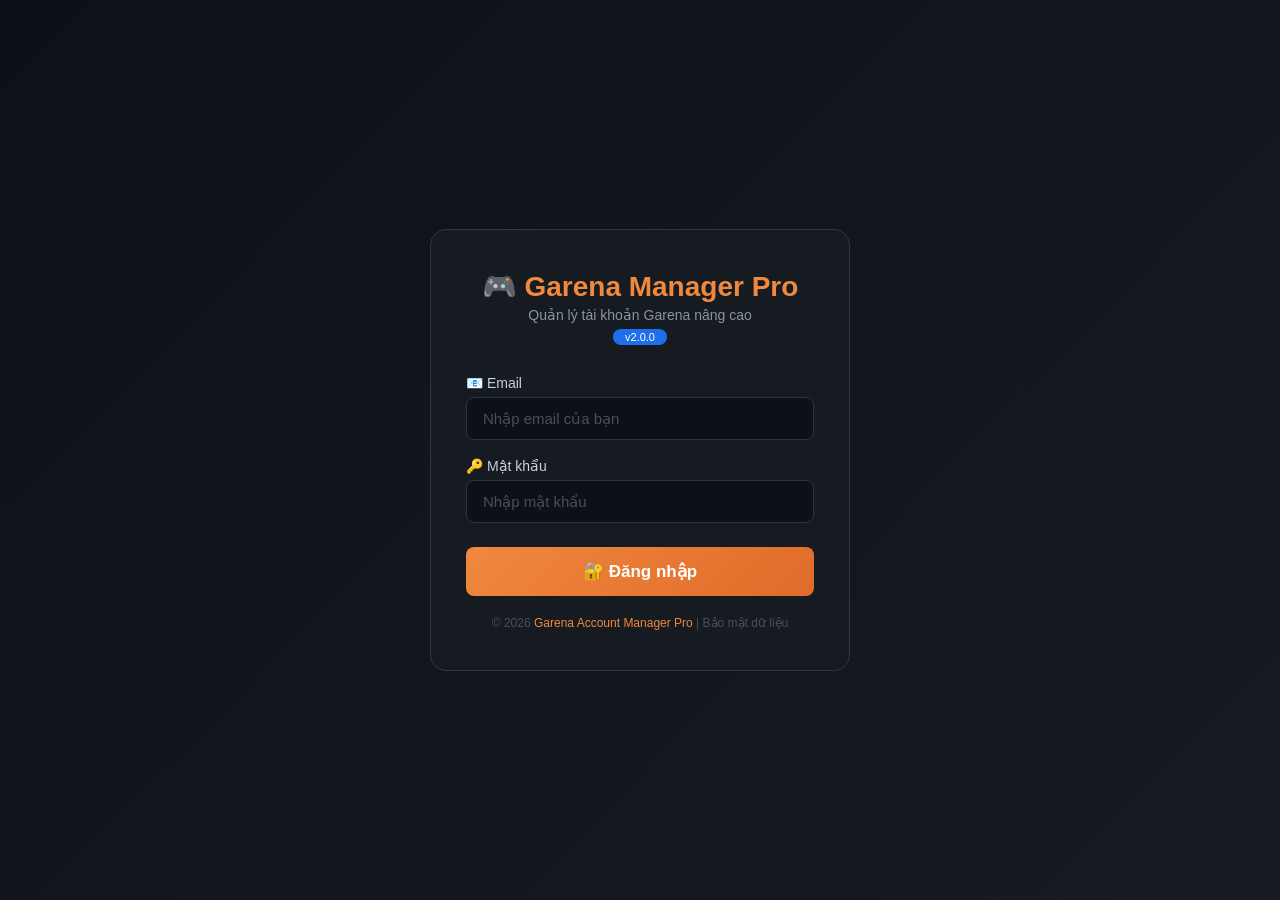
<file: index - Copy.html>
<!DOCTYPE html>
<html lang="vi">
<head>
    <meta charset="UTF-8">
    <meta name="viewport" content="width=device-width, initial-scale=1.0">
    <title>🎮 Garena Account Manager Pro</title>
    <style>
        /* ===== RESET & BASE ===== */
        * {
            margin: 0;
            padding: 0;
            box-sizing: border-box;
        }

        body {
            font-family: 'Segoe UI', Tahoma, Geneva, Verdana, sans-serif;
            background: #0d1117;
            color: #c9d1d9;
            min-height: 100vh;
            transition: background 0.3s, color 0.3s;
        }

        body.light-mode {
            background: #f0f6fc;
            color: #24292e;
        }

        /* ===== SCROLLBAR ===== */
        ::-webkit-scrollbar {
            width: 6px;
            height: 6px;
        }
        ::-webkit-scrollbar-track {
            background: #0d1117;
        }
        ::-webkit-scrollbar-thumb {
            background: #30363d;
            border-radius: 3px;
        }
        ::-webkit-scrollbar-thumb:hover {
            background: #484f58;
        }
        body.light-mode ::-webkit-scrollbar-track {
            background: #f0f6fc;
        }
        body.light-mode ::-webkit-scrollbar-thumb {
            background: #d0d7de;
        }

        /* ===== LOGIN PAGE ===== */
        .login-page {
            display: flex;
            justify-content: center;
            align-items: center;
            min-height: 100vh;
            background: linear-gradient(135deg, #0d1117 0%, #161b22 100%);
        }

        body.light-mode .login-page {
            background: linear-gradient(135deg, #f0f6fc 0%, #e1e8f0 100%);
        }

        .login-container {
            background: #161b22;
            padding: 40px 35px;
            border-radius: 16px;
            border: 1px solid #30363d;
            width: 100%;
            max-width: 420px;
            animation: slideUp 0.5s ease;
        }

        body.light-mode .login-container {
            background: #ffffff;
            border-color: #d0d7de;
        }

        @keyframes slideUp {
            from {
                opacity: 0;
                transform: translateY(30px);
            }
            to {
                opacity: 1;
                transform: translateY(0);
            }
        }

        .login-container .logo {
            text-align: center;
            margin-bottom: 30px;
        }

        .login-container .logo h1 {
            color: #f0883e;
            font-size: 28px;
            font-weight: 700;
        }

        .login-container .logo p {
            color: #8b949e;
            font-size: 14px;
            margin-top: 4px;
        }

        .login-container .logo .version {
            display: inline-block;
            background: #1f6feb;
            color: #fff;
            font-size: 11px;
            padding: 2px 12px;
            border-radius: 10px;
            margin-top: 6px;
        }

        .form-group {
            margin-bottom: 18px;
        }

        .form-group label {
            display: block;
            color: #c9d1d9;
            font-size: 14px;
            font-weight: 500;
            margin-bottom: 6px;
        }

        body.light-mode .form-group label {
            color: #24292e;
        }

        .form-group input {
            width: 100%;
            padding: 12px 16px;
            background: #0d1117;
            border: 1px solid #30363d;
            border-radius: 8px;
            color: #c9d1d9;
            font-size: 15px;
            transition: 0.3s;
        }

        body.light-mode .form-group input {
            background: #f6f8fa;
            border-color: #d0d7de;
            color: #24292e;
        }

        .form-group input:focus {
            outline: none;
            border-color: #f0883e;
            box-shadow: 0 0 0 3px rgba(240, 136, 62, 0.15);
        }

        .form-group input::placeholder {
            color: #484f58;
        }

        .btn-login {
            width: 100%;
            padding: 14px;
            background: linear-gradient(135deg, #f0883e 0%, #e06b2a 100%);
            color: #fff;
            border: none;
            border-radius: 8px;
            font-size: 17px;
            font-weight: 600;
            cursor: pointer;
            transition: 0.3s;
            margin-top: 6px;
        }

        .btn-login:hover {
            transform: translateY(-2px);
            box-shadow: 0 6px 24px rgba(240, 136, 62, 0.3);
        }

        .btn-login:disabled {
            opacity: 0.6;
            cursor: not-allowed;
            transform: none;
        }

        .btn-login.loading {
            position: relative;
            color: transparent;
        }

        .btn-login.loading::after {
            content: '';
            position: absolute;
            width: 24px;
            height: 24px;
            top: 50%;
            left: 50%;
            transform: translate(-50%, -50%);
            border: 3px solid #fff;
            border-radius: 50%;
            border-top-color: transparent;
            animation: spin 0.8s linear infinite;
        }

        @keyframes spin {
            to {
                transform: translate(-50%, -50%) rotate(360deg);
            }
        }

        .error-message {
            color: #f85149;
            font-size: 14px;
            text-align: center;
            margin-top: 12px;
            padding: 10px;
            background: rgba(248, 81, 73, 0.1);
            border-radius: 6px;
            display: none;
        }

        .error-message.show {
            display: block;
        }

        .footer-text {
            text-align: center;
            margin-top: 20px;
            color: #484f58;
            font-size: 12px;
        }

        .footer-text span {
            color: #f0883e;
        }

        /* ===== DASHBOARD ===== */
        .dashboard {
            display: none;
            padding: 20px;
            max-width: 1600px;
            margin: 0 auto;
        }

        .dashboard.active {
            display: block;
            animation: fadeIn 0.5s ease;
        }

        @keyframes fadeIn {
            from {
                opacity: 0;
            }
            to {
                opacity: 1;
            }
        }

        /* ===== HEADER ===== */
        .dashboard-header {
            display: flex;
            justify-content: space-between;
            align-items: center;
            flex-wrap: wrap;
            gap: 15px;
            padding: 16px 20px;
            background: #161b22;
            border-radius: 12px;
            border: 1px solid #30363d;
            margin-bottom: 20px;
        }

        body.light-mode .dashboard-header {
            background: #ffffff;
            border-color: #d0d7de;
        }

        .dashboard-header .left {
            display: flex;
            align-items: center;
            gap: 15px;
            flex-wrap: wrap;
        }

        .dashboard-header .left h2 {
            color: #f0883e;
            font-size: 22px;
        }

        .dashboard-header .left .user-email {
            color: #58a6ff;
            font-size: 14px;
            background: #0d1117;
            padding: 4px 14px;
            border-radius: 12px;
            border: 1px solid #30363d;
        }

        body.light-mode .dashboard-header .left .user-email {
            background: #f6f8fa;
            border-color: #d0d7de;
            color: #0969da;
        }

        .dashboard-header .right {
            display: flex;
            align-items: center;
            gap: 12px;
            flex-wrap: wrap;
        }

        .dashboard-header .right .stats {
            display: flex;
            gap: 16px;
            font-size: 14px;
        }

        .dashboard-header .right .stats .stat-item {
            display: flex;
            align-items: center;
            gap: 6px;
        }

        .dashboard-header .right .stats .stat-item .num {
            font-weight: bold;
            color: #f0883e;
        }

        .btn {
            padding: 8px 18px;
            border: none;
            border-radius: 6px;
            cursor: pointer;
            font-weight: 600;
            transition: 0.3s;
            font-size: 13px;
            color: #fff;
        }

        .btn:hover {
            transform: translateY(-1px);
        }
        .btn:disabled {
            opacity: 0.5;
            cursor: not-allowed;
            transform: none;
        }

        .btn-danger {
            background: #da3633;
        }
        .btn-danger:hover {
            background: #f85149;
        }

        .btn-primary {
            background: #1f6feb;
        }
        .btn-primary:hover {
            background: #388bfd;
        }

        .btn-success {
            background: #238636;
        }
        .btn-success:hover {
            background: #2ea043;
        }

        .btn-warning {
            background: #d29922;
        }
        .btn-warning:hover {
            background: #e3b341;
        }

        .btn-logout {
            background: #da3633;
            color: #fff;
        }
        .btn-logout:hover {
            background: #f85149;
        }

        .btn-refresh {
            background: #1f6feb;
            color: #fff;
        }
        .btn-refresh:hover {
            background: #388bfd;
        }

        .btn-export {
            background: #238636;
            color: #fff;
        }
        .btn-export:hover {
            background: #2ea043;
        }

        .btn-import {
            background: #8b5cf6;
            color: #fff;
        }
        .btn-import:hover {
            background: #a78bfa;
        }

        .btn-theme {
            background: #30363d;
            color: #c9d1d9;
        }
        .btn-theme:hover {
            background: #484f58;
        }
        body.light-mode .btn-theme {
            background: #d0d7de;
            color: #24292e;
        }
        body.light-mode .btn-theme:hover {
            background: #b0b8c0;
        }

        /* ===== ADMIN NOTIFICATION ===== */
        .admin-notification {
            background: #161b22;
            border: 1px solid #30363d;
            border-radius: 12px;
            padding: 16px 20px;
            margin-bottom: 16px;
            display: none;
            position: relative;
        }

        body.light-mode .admin-notification {
            background: #ffffff;
            border-color: #d0d7de;
        }

        .admin-notification.show {
            display: block;
            animation: slideUp 0.3s ease;
        }

        .admin-notification .notif-header {
            display: flex;
            justify-content: space-between;
            align-items: center;
            margin-bottom: 8px;
        }

        .admin-notification .notif-header h4 {
            color: #f0883e;
            font-size: 16px;
        }

        .admin-notification .notif-close {
            background: none;
            border: none;
            color: #8b949e;
            font-size: 20px;
            cursor: pointer;
        }
        .admin-notification .notif-close:hover {
            color: #c9d1d9;
        }

        .admin-notification .notif-content {
            color: #c9d1d9;
            font-size: 14px;
            line-height: 1.6;
        }

        body.light-mode .admin-notification .notif-content {
            color: #24292e;
        }

        .admin-notification .notif-time {
            color: #8b949e;
            font-size: 12px;
            margin-top: 8px;
        }

        /* ===== FILTER BAR ===== */
        .filter-bar {
            display: flex;
            gap: 12px;
            flex-wrap: wrap;
            padding: 12px 16px;
            background: #161b22;
            border-radius: 10px;
            border: 1px solid #30363d;
            margin-bottom: 16px;
            align-items: center;
        }

        body.light-mode .filter-bar {
            background: #ffffff;
            border-color: #d0d7de;
        }

        .filter-bar input,
        .filter-bar select {
            padding: 8px 14px;
            background: #0d1117;
            border: 1px solid #30363d;
            border-radius: 6px;
            color: #c9d1d9;
            font-size: 13px;
            flex: 1;
            min-width: 130px;
        }

        body.light-mode .filter-bar input,
        body.light-mode .filter-bar select {
            background: #f6f8fa;
            border-color: #d0d7de;
            color: #24292e;
        }

        .filter-bar input:focus,
        .filter-bar select:focus {
            outline: none;
            border-color: #f0883e;
        }

        .filter-bar .filter-label {
            color: #8b949e;
            font-size: 13px;
            white-space: nowrap;
        }

        .filter-bar .filter-group {
            display: flex;
            align-items: center;
            gap: 6px;
            flex-wrap: wrap;
        }

        /* ===== BATCH TOOLBAR ===== */
        .batch-toolbar {
            display: none;
            padding: 10px 16px;
            background: #161b22;
            border-radius: 10px;
            border: 1px solid #30363d;
            margin-bottom: 16px;
            align-items: center;
            gap: 12px;
            flex-wrap: wrap;
        }

        body.light-mode .batch-toolbar {
            background: #ffffff;
            border-color: #d0d7de;
        }

        .batch-toolbar.show {
            display: flex;
        }

        .batch-toolbar .selected-info {
            color: #8b949e;
            font-size: 14px;
        }

        .batch-toolbar .selected-info span {
            color: #f0883e;
            font-weight: 600;
        }

        /* ===== TABLE ===== */
        .table-container {
            background: #161b22;
            border-radius: 12px;
            border: 1px solid #30363d;
            overflow: hidden;
        }

        body.light-mode .table-container {
            background: #ffffff;
            border-color: #d0d7de;
        }

        .table-wrapper {
            overflow-x: auto;
        }

        table {
            width: 100%;
            border-collapse: collapse;
            font-size: 14px;
        }

        thead {
            background: #0d1117;
        }

        body.light-mode thead {
            background: #f6f8fa;
        }

        th {
            padding: 14px 16px;
            text-align: left;
            color: #8b949e;
            font-weight: 600;
            font-size: 12px;
            text-transform: uppercase;
            letter-spacing: 0.5px;
            border-bottom: 1px solid #30363d;
            white-space: nowrap;
        }

        body.light-mode th {
            color: #57606a;
            border-bottom-color: #d0d7de;
        }

        td {
            padding: 12px 16px;
            border-bottom: 1px solid #21262d;
            vertical-align: middle;
        }

        body.light-mode td {
            border-bottom-color: #e1e4e8;
        }

        tr:hover td {
            background: #0d1117;
        }

        body.light-mode tr:hover td {
            background: #f6f8fa;
        }

        tr:last-child td {
            border-bottom: none;
        }

        tr.editing td {
            background: rgba(240, 136, 62, 0.1);
        }

        .username-cell {
            color: #f0883e;
            font-weight: 600;
        }

        .password-cell {
            font-family: 'Courier New', monospace;
            color: #58a6ff;
        }

        .email-cell {
            color: #3fb950;
        }

        .note-cell {
            max-width: 150px;
            overflow: hidden;
            text-overflow: ellipsis;
            white-space: nowrap;
            color: #8b949e;
            font-style: italic;
        }

        .badge {
            display: inline-block;
            padding: 2px 10px;
            border-radius: 12px;
            font-size: 11px;
            font-weight: 600;
        }

        .badge-success {
            background: rgba(63, 185, 80, 0.2);
            color: #3fb950;
        }
        .badge-pending {
            background: rgba(210, 153, 34, 0.2);
            color: #d29922;
        }
        .badge-failed {
            background: rgba(248, 81, 73, 0.2);
            color: #f85149;
        }
        .badge-locked {
            background: rgba(139, 92, 246, 0.2);
            color: #8b5cf6;
        }

        .row-checkbox {
            cursor: pointer;
            width: 16px;
            height: 16px;
        }

        .copy-btn {
            background: transparent;
            color: #58a6ff;
            border: 1px solid #30363d;
            padding: 2px 10px;
            border-radius: 4px;
            cursor: pointer;
            font-size: 11px;
            transition: 0.3s;
        }

        .copy-btn:hover {
            background: #1f6feb;
            color: #fff;
            border-color: #1f6feb;
        }

        .edit-btn {
            background: transparent;
            color: #d29922;
            border: 1px solid #30363d;
            padding: 2px 10px;
            border-radius: 4px;
            cursor: pointer;
            font-size: 11px;
            transition: 0.3s;
            margin-right: 4px;
        }

        .edit-btn:hover {
            background: #d29922;
            color: #fff;
            border-color: #d29922;
        }

        .delete-btn {
            background: transparent;
            color: #f85149;
            border: 1px solid #30363d;
            padding: 2px 10px;
            border-radius: 4px;
            cursor: pointer;
            font-size: 11px;
            transition: 0.3s;
        }

        .delete-btn:hover {
            background: #f85149;
            color: #fff;
            border-color: #f85149;
        }

        .save-edit-btn {
            background: #238636;
            color: #fff;
            border: none;
            padding: 2px 10px;
            border-radius: 4px;
            cursor: pointer;
            font-size: 11px;
            transition: 0.3s;
        }

        .save-edit-btn:hover {
            background: #2ea043;
        }

        .cancel-edit-btn {
            background: #da3633;
            color: #fff;
            border: none;
            padding: 2px 10px;
            border-radius: 4px;
            cursor: pointer;
            font-size: 11px;
            transition: 0.3s;
        }

        .cancel-edit-btn:hover {
            background: #f85149;
        }

        .edit-input {
            background: #0d1117;
            border: 1px solid #f0883e;
            border-radius: 4px;
            color: #c9d1d9;
            padding: 4px 8px;
            width: 100%;
            font-size: 13px;
        }

        body.light-mode .edit-input {
            background: #ffffff;
            color: #24292e;
        }

        .edit-input:focus {
            outline: none;
            box-shadow: 0 0 0 2px rgba(240, 136, 62, 0.3);
        }

        .empty-row td {
            text-align: center;
            padding: 40px;
            color: #8b949e;
            font-size: 16px;
        }

        /* ===== PAGINATION ===== */
        .pagination {
            display: flex;
            justify-content: space-between;
            align-items: center;
            flex-wrap: wrap;
            gap: 12px;
            padding: 14px 16px;
            background: #0d1117;
            border-top: 1px solid #30363d;
        }

        body.light-mode .pagination {
            background: #f6f8fa;
            border-top-color: #d0d7de;
        }

        .pagination .info {
            color: #8b949e;
            font-size: 13px;
        }
        .pagination .info span {
            color: #c9d1d9;
            font-weight: 600;
        }
        body.light-mode .pagination .info span {
            color: #24292e;
        }

        .pagination .controls {
            display: flex;
            gap: 6px;
        }

        .pagination .controls button {
            padding: 6px 14px;
            background: #21262d;
            color: #c9d1d9;
            border: 1px solid #30363d;
            border-radius: 4px;
            cursor: pointer;
            transition: 0.3s;
            font-size: 13px;
        }

        body.light-mode .pagination .controls button {
            background: #ffffff;
            border-color: #d0d7de;
            color: #24292e;
        }

        .pagination .controls button:hover:not(:disabled) {
            background: #30363d;
        }
        body.light-mode .pagination .controls button:hover:not(:disabled) {
            background: #f0f6fc;
        }
        .pagination .controls button:disabled {
            opacity: 0.4;
            cursor: not-allowed;
        }
        .pagination .controls button.active {
            background: #f0883e;
            color: #fff;
            border-color: #f0883e;
        }

        /* ===== LOADING ===== */
        .loading-spinner {
            display: flex;
            justify-content: center;
            align-items: center;
            padding: 40px;
            gap: 12px;
            color: #8b949e;
        }

        .loading-spinner .spinner {
            width: 30px;
            height: 30px;
            border: 3px solid #30363d;
            border-radius: 50%;
            border-top-color: #f0883e;
            animation: spin 0.8s linear infinite;
        }

        /* ===== MODAL ===== */
        .modal-overlay {
            display: none;
            position: fixed;
            top: 0;
            left: 0;
            width: 100%;
            height: 100%;
            background: rgba(0, 0, 0, 0.7);
            backdrop-filter: blur(4px);
            z-index: 999;
            justify-content: center;
            align-items: center;
            animation: fadeIn 0.3s ease;
        }

        .modal-overlay.show {
            display: flex;
        }

        .modal {
            background: #161b22;
            border: 1px solid #30363d;
            border-radius: 16px;
            padding: 30px;
            max-width: 500px;
            width: 90%;
            max-height: 90vh;
            overflow-y: auto;
            animation: slideUp 0.3s ease;
        }

        body.light-mode .modal {
            background: #ffffff;
            border-color: #d0d7de;
        }

        .modal h3 {
            color: #f0883e;
            margin-bottom: 20px;
            font-size: 20px;
        }

        .modal .form-group {
            margin-bottom: 14px;
        }

        .modal .form-group label {
            display: block;
            color: #c9d1d9;
            font-size: 13px;
            font-weight: 500;
            margin-bottom: 4px;
        }

        body.light-mode .modal .form-group label {
            color: #24292e;
        }

        .modal .form-group input,
        .modal .form-group select,
        .modal .form-group textarea {
            width: 100%;
            padding: 10px 14px;
            background: #0d1117;
            border: 1px solid #30363d;
            border-radius: 6px;
            color: #c9d1d9;
            font-size: 14px;
            transition: 0.3s;
        }

        body.light-mode .modal .form-group input,
        body.light-mode .modal .form-group select,
        body.light-mode .modal .form-group textarea {
            background: #f6f8fa;
            border-color: #d0d7de;
            color: #24292e;
        }

        .modal .form-group input:focus,
        .modal .form-group select:focus,
        .modal .form-group textarea:focus {
            outline: none;
            border-color: #f0883e;
            box-shadow: 0 0 0 3px rgba(240, 136, 62, 0.15);
        }

        .modal .form-group textarea {
            resize: vertical;
            min-height: 60px;
            font-family: inherit;
        }

        .modal .modal-actions {
            display: flex;
            gap: 10px;
            margin-top: 20px;
            justify-content: flex-end;
        }

        .modal .modal-actions button {
            padding: 10px 24px;
            border: none;
            border-radius: 6px;
            font-weight: 600;
            cursor: pointer;
            transition: 0.3s;
            font-size: 14px;
        }

        .modal .modal-actions .btn-confirm {
            background: #f0883e;
            color: #fff;
        }
        .modal .modal-actions .btn-confirm:hover {
            background: #e06b2a;
        }

        .modal .modal-actions .btn-cancel {
            background: #30363d;
            color: #c9d1d9;
        }
        .modal .modal-actions .btn-cancel:hover {
            background: #484f58;
        }

        body.light-mode .modal .modal-actions .btn-cancel {
            background: #d0d7de;
            color: #24292e;
        }
        body.light-mode .modal .modal-actions .btn-cancel:hover {
            background: #b0b8c0;
        }

        /* ===== NOTIFICATION ===== */
        #notificationContainer {
            position: fixed;
            top: 20px;
            right: 20px;
            z-index: 10000;
            display: flex;
            flex-direction: column;
            gap: 8px;
            max-width: 380px;
            width: 100%;
        }

        .notification {
            padding: 14px 20px;
            border-radius: 8px;
            color: #fff;
            font-weight: 500;
            animation: slideInNotif 0.4s ease;
            box-shadow: 0 8px 24px rgba(0, 0, 0, 0.3);
            display: flex;
            justify-content: space-between;
            align-items: center;
            gap: 12px;
        }

        @keyframes slideInNotif {
            from {
                transform: translateX(100%);
                opacity: 0;
            }
            to {
                transform: translateX(0);
                opacity: 1;
            }
        }

        @keyframes slideOutNotif {
            from {
                transform: translateX(0);
                opacity: 1;
            }
            to {
                transform: translateX(100%);
                opacity: 0;
            }
        }

        .notification.success {
            background: #238636;
        }
        .notification.error {
            background: #da3633;
        }
        .notification.info {
            background: #1f6feb;
        }
        .notification.warning {
            background: #d29922;
        }

        .notification .notif-close-btn {
            background: none;
            border: none;
            color: #fff;
            font-size: 18px;
            cursor: pointer;
            opacity: 0.7;
            padding: 0 4px;
        }
        .notification .notif-close-btn:hover {
            opacity: 1;
        }

        /* ===== RESPONSIVE ===== */
        @media (max-width: 768px) {
            .dashboard-header {
                flex-direction: column;
                align-items: flex-start;
            }
            .dashboard-header .right {
                width: 100%;
                flex-wrap: wrap;
            }
            .dashboard-header .right .stats {
                flex-wrap: wrap;
            }
            .filter-bar {
                flex-direction: column;
            }
            .filter-bar input,
            .filter-bar select {
                width: 100%;
                min-width: unset;
            }
            .pagination {
                flex-direction: column;
                align-items: center;
            }
            th,
            td {
                padding: 8px 10px;
                font-size: 12px;
            }
            .login-container {
                padding: 24px 20px;
                margin: 10px;
            }
            .batch-toolbar {
                flex-direction: column;
                align-items: stretch;
            }
            .modal {
                padding: 20px;
                margin: 10px;
                width: 95%;
            }
            #notificationContainer {
                top: 10px;
                right: 10px;
                left: 10px;
                max-width: unset;
                width: auto;
            }
        }

        /* ===== CONFETTI ===== */
        .confetti {
            position: fixed;
            width: 10px;
            height: 10px;
            pointer-events: none;
            z-index: 9999;
            animation: confettiFall linear forwards;
        }

        @keyframes confettiFall {
            0% {
                transform: translateY(-10px) rotate(0deg);
                opacity: 1;
            }
            100% {
                transform: translateY(100vh) rotate(720deg);
                opacity: 0;
            }
        }
    </style>
</head>
<body>

    <!-- ===== LOGIN PAGE ===== -->
    <div class="login-page" id="loginPage">
        <div class="login-container">
            <div class="logo">
                <h1>🎮 Garena Manager Pro</h1>
                <p>Quản lý tài khoản Garena nâng cao</p>
                <span class="version">v2.0.0</span>
            </div>

            <div class="form-group">
                <label>📧 Email</label>
                <input type="email" id="loginEmail" placeholder="Nhập email của bạn" value="">
            </div>

            <div class="form-group">
                <label>🔑 Mật khẩu</label>
                <input type="password" id="loginPassword" placeholder="Nhập mật khẩu" value="">
            </div>

            <button class="btn-login" id="loginBtn">🔐 Đăng nhập</button>

            <div class="error-message" id="loginError"></div>

            <div class="footer-text">
                © 2026 <span>Garena Account Manager Pro</span> | Bảo mật dữ liệu
            </div>
        </div>
    </div>

    <!-- ===== DASHBOARD ===== -->
    <div class="dashboard" id="dashboard">
        <!-- Header -->
        <div class="dashboard-header">
            <div class="left">
                <h2>🎮 Garena Accounts</h2>
                <span class="user-email" id="userEmailDisplay">loading...</span>
                <button class="btn btn-theme" id="themeToggle">🌙 Dark</button>
            </div>
            <div class="right">
                <div class="stats">
                    <div class="stat-item">📦 Tổng: <span class="num" id="totalCount">0</span></div>
                    <div class="stat-item">✅ Thành công: <span class="num" id="successCount">0</span></div>
                    <div class="stat-item">⏳ Pending: <span class="num" id="pendingCount">0</span></div>
                    <div class="stat-item">🔒 Đã khóa: <span class="num" id="lockedCount">0</span></div>
                </div>
                <button class="btn btn-refresh" id="refreshBtn">🔄 Làm mới</button>
                <button class="btn btn-export" id="exportBtn">📥 Export CSV</button>
                <button class="btn btn-import" id="importBtn">📥 Import</button>
                <button class="btn btn-danger" id="logoutBtn">🚪 Đăng xuất</button>
            </div>
        </div>

        <!-- Admin Notification -->
        <div class="admin-notification" id="adminNotification">
            <div class="notif-header">
                <h4>📢 Thông báo từ Admin</h4>
                <button class="notif-close" id="notifClose">×</button>
            </div>
            <div class="notif-content" id="notifContent">Đang tải thông báo...</div>
            <div class="notif-time" id="notifTime"></div>
        </div>

        <!-- Filter Bar -->
        <div class="filter-bar">
            <span class="filter-label">🔍 Tìm kiếm:</span>
            <input type="text" id="searchInput" placeholder="Tìm username, email...">

            <span class="filter-label">📊 Status:</span>
            <select id="statusFilter">
                <option value="all">📊 Tất cả</option>
                <option value="success">✅ Thành công</option>
                <option value="pending">⏳ Pending</option>
                <option value="failed">❌ Thất bại</option>
                <option value="locked">🔒 Đã khóa</option>
            </select>

            <span class="filter-label">📅 Ngày tạo:</span>
            <input type="date" id="dateFrom" placeholder="Từ ngày">
            <input type="date" id="dateTo" placeholder="Đến ngày">
            <button class="btn btn-primary" id="dateFilterBtn">📅 Lọc</button>
            <button class="btn btn-warning" id="clearDateBtn">🧹 Xóa</button>
        </div>

        <!-- Batch Toolbar -->
        <div class="batch-toolbar" id="batchToolbar">
            <span class="selected-info">Đã chọn: <span id="selectedCount">0</span> tài khoản</span>
            <button class="btn btn-success" id="batchCopyBtn">📋 Copy</button>
            <button class="btn btn-warning" id="batchLockBtn">🔒 Khóa</button>
            <button class="btn btn-danger" id="batchUnlockBtn">🔓 Mở khóa</button>
            <button class="btn btn-danger" id="batchDeleteBtn">🗑️ Xóa</button>
            <button class="btn btn-danger" id="batchDeleteDateBtn">🗑️ Xóa theo ngày</button>
            <button class="btn btn-danger" id="batchDeleteAllBtn">🗑️ Xóa tất cả</button>
        </div>

        <!-- Table -->
        <div class="table-container">
            <div class="table-wrapper">
                <table>
                    <thead>
                        <tr>
                            <th><input type="checkbox" id="selectAll" class="row-checkbox"></th>
                            <th>#</th>
                            <th>👤 Username</th>
                            <th>🔑 Password</th>
                            <th>📧 Email</th>
                            <th>🔐 Email Pass</th>
                            <th>🌐 Proxy</th>
                            <th>📅 Ngày tạo</th>
                            <th>📊 Status</th>
                            <th>📝 Ghi chú</th>
                            <th>⚡ Action</th>
                        </tr>
                    </thead>
                    <tbody id="tableBody">
                        <tr class="empty-row">
                            <td colspan="11">
                                <div class="loading-spinner">
                                    <div class="spinner"></div>
                                    <span>Đang tải dữ liệu...</span>
                                </div>
                            </td>
                        </tr>
                    </tbody>
                </table>
            </div>

            <!-- Pagination -->
            <div class="pagination">
                <div class="info">
                    Hiển thị <span id="startIndex">0</span> - <span id="endIndex">0</span> / <span id="totalItems">0</span>
                </div>
                <div class="controls" id="paginationControls">
                    <button id="prevPage" disabled>‹</button>
                    <button id="nextPage">›</button>
                </div>
            </div>
        </div>
    </div>

    <!-- ===== MODAL ===== -->
    <div class="modal-overlay" id="modalOverlay">
        <div class="modal" id="modalContent">
            <h3 id="modalTitle">📝 Chỉnh sửa tài khoản</h3>
            <div id="modalBody"></div>
            <div class="modal-actions">
                <button class="btn-cancel" id="modalCancel">❌ Hủy</button>
                <button class="btn-confirm" id="modalConfirm">💾 Lưu</button>
            </div>
        </div>
    </div>

    <!-- ===== NOTIFICATION CONTAINER ===== -->
    <div id="notificationContainer"></div>

    <script>
        // ============================================
        // FIREBASE CONFIG
        // ============================================
        const FIREBASE_CONFIG = {
            apiKey: "AIzaSyCYkHYveuBZAnbZt_qZD2iWWy8BkS49dsU",
            authDomain: "garena-auto-register-pro.firebaseapp.com",
            projectId: "garena-auto-register-pro",
            storageBucket: "garena-auto-register-pro.firebasestorage.app",
            messagingSenderId: "306207796959",
            appId: "1:306207796959:web:a7037aba8234f8f357c36a"
        };

        const FIRESTORE_URL =
            `https://firestore.googleapis.com/v1/projects/${FIREBASE_CONFIG.projectId}/databases/(default)/documents`;

        // ============================================
        // STATE
        // ============================================
        let currentUser = null;
        let allAccounts = [];
        let filteredAccounts = [];
        let currentPage = 1;
        const PAGE_SIZE = 15;
        let isLoading = false;
        let editingRow = null;
        let selectedAccounts = new Set();

        // Cache
        let cache = {
            data: null,
            timestamp: 0,
            userEmail: null
        };
        const CACHE_TTL = 60000;

        // ============================================
        // DOM REFS
        // ============================================
        const loginPage = document.getElementById('loginPage');
        const dashboard = document.getElementById('dashboard');
        const loginEmail = document.getElementById('loginEmail');
        const loginPassword = document.getElementById('loginPassword');
        const loginBtn = document.getElementById('loginBtn');
        const loginError = document.getElementById('loginError');

        const userEmailDisplay = document.getElementById('userEmailDisplay');
        const totalCount = document.getElementById('totalCount');
        const successCount = document.getElementById('successCount');
        const pendingCount = document.getElementById('pendingCount');
        const lockedCount = document.getElementById('lockedCount');
        const tableBody = document.getElementById('tableBody');
        const searchInput = document.getElementById('searchInput');
        const statusFilter = document.getElementById('statusFilter');
        const dateFrom = document.getElementById('dateFrom');
        const dateTo = document.getElementById('dateTo');
        const refreshBtn = document.getElementById('refreshBtn');
        const exportBtn = document.getElementById('exportBtn');
        const importBtn = document.getElementById('importBtn');
        const logoutBtn = document.getElementById('logoutBtn');
        const themeToggle = document.getElementById('themeToggle');
        const startIndex = document.getElementById('startIndex');
        const endIndex = document.getElementById('endIndex');
        const totalItems = document.getElementById('totalItems');
        const prevPage = document.getElementById('prevPage');
        const nextPage = document.getElementById('nextPage');
        const selectAll = document.getElementById('selectAll');
        const batchToolbar = document.getElementById('batchToolbar');
        const selectedCount = document.getElementById('selectedCount');
        const modalOverlay = document.getElementById('modalOverlay');
        const modalContent = document.getElementById('modalContent');
        const modalTitle = document.getElementById('modalTitle');
        const modalBody = document.getElementById('modalBody');
        const modalConfirm = document.getElementById('modalConfirm');
        const modalCancel = document.getElementById('modalCancel');

        const adminNotif = document.getElementById('adminNotification');
        const notifContent = document.getElementById('notifContent');
        const notifTime = document.getElementById('notifTime');
        const notifClose = document.getElementById('notifClose');

        // ============================================
        // AUTH FUNCTIONS
        // ============================================
        async function signIn(email, password) {
            const url =
                `https://www.googleapis.com/identitytoolkit/v3/relyingparty/verifyPassword?key=${FIREBASE_CONFIG.apiKey}`;

            const response = await fetch(url, {
                method: 'POST',
                headers: { 'Content-Type': 'application/json' },
                body: JSON.stringify({ email, password, returnSecureToken: true })
            });

            if (!response.ok) {
                const error = await response.json();
                throw new Error(error.error?.message || 'Đăng nhập thất bại');
            }

            const data = await response.json();
            currentUser = {
                email: data.email,
                localId: data.localId,
                idToken: data.idToken,
                refreshToken: data.refreshToken,
                expiresIn: data.expiresIn,
                loginTime: Date.now()
            };

            sessionStorage.setItem('garena_user', JSON.stringify(currentUser));
            return currentUser;
        }

        function getCurrentUser() {
            const stored = sessionStorage.getItem('garena_user');
            if (stored) {
                try {
                    const user = JSON.parse(stored);
                    const expiresAt = user.loginTime + (parseInt(user.expiresIn) * 1000);
                    if (Date.now() < expiresAt) {
                        currentUser = user;
                        return user;
                    }
                    sessionStorage.removeItem('garena_user');
                } catch (e) {}
            }
            return null;
        }

        function logout() {
            sessionStorage.removeItem('garena_user');
            currentUser = null;
            allAccounts = [];
            filteredAccounts = [];
            selectedAccounts.clear();
            dashboard.classList.remove('active');
            loginPage.style.display = 'flex';
            adminNotif.classList.remove('show');
        }

        function getToken() {
            if (!currentUser) return null;
            const expiresAt = currentUser.loginTime + (parseInt(currentUser.expiresIn) * 1000);
            if (Date.now() >= expiresAt) {
                logout();
                return null;
            }
            return currentUser.idToken;
        }

        // ============================================
        // CHANGE PASSWORD
        // ============================================
        async function changePassword(newPassword) {
            const token = getToken();
            if (!token) {
                logout();
                return;
            }

            const url =
                `https://www.googleapis.com/identitytoolkit/v3/relyingparty/setAccountInfo?key=${FIREBASE_CONFIG.apiKey}`;

            const response = await fetch(url, {
                method: 'POST',
                headers: { 'Content-Type': 'application/json' },
                body: JSON.stringify({
                    idToken: token,
                    password: newPassword,
                    returnSecureToken: true
                })
            });

            if (!response.ok) {
                const error = await response.json();
                throw new Error(error.error?.message || 'Đổi mật khẩu thất bại');
            }

            const data = await response.json();
            // Update token mới
            currentUser.idToken = data.idToken;
            currentUser.loginTime = Date.now();
            sessionStorage.setItem('garena_user', JSON.stringify(currentUser));
            return data;
        }

        // ============================================
        // FIRESTORE HELPERS
        // ============================================
        function getUserCollection(email) {
            let sanitized = email
                .replace(/@/g, '_at_')
                .replace(/\./g, '_dot_')
                .replace(/[^a-zA-Z0-9_]/g, '_');

            if (sanitized.match(/^[0-9]/)) {
                sanitized = '_' + sanitized;
            }
            if (sanitized.length > 100) {
                sanitized = sanitized.substring(0, 100);
            }
            return `account_garena_${sanitized}`;
        }

        function generateDocId(account) {
            // Tạo ID duy nhất từ username + email
            const str = `${account.username}|${account.email}|${account.registeredAt}`;
            let hash = 0;
            for (let i = 0; i < str.length; i++) {
                const char = str.charCodeAt(i);
                hash = ((hash << 5) - hash) + char;
                hash = hash & hash;
            }
            return `doc_${Math.abs(hash).toString(36)}`;
        }

        // ============================================
        // FETCH ACCOUNTS
        // ============================================
        async function fetchAccounts(forceRefresh = false) {
            if (!currentUser) return;

            const token = getToken();
            if (!token) {
                logout();
                return;
            }

            const now = Date.now();
            if (!forceRefresh && cache.data && cache.userEmail === currentUser.email &&
                (now - cache.timestamp) < CACHE_TTL) {
                allAccounts = cache.data;
                applyFilters();
                loadAdminNotification();
                return;
            }

            if (isLoading) return;
            isLoading = true;
            refreshBtn.disabled = true;
            showLoading();

            try {
                const collection = getUserCollection(currentUser.email);
                let allDocs = [];
                let pageToken = null;
                let hasMore = true;
                const MAX_DOCS = 2000;
                const BATCH_SIZE = 300;

                while (hasMore && allDocs.length < MAX_DOCS) {
                    let url =
                        `${FIRESTORE_URL}/${collection}?pageSize=${BATCH_SIZE}`;
                    if (pageToken) {
                        url += `&pageToken=${pageToken}`;
                    }

                    const response = await fetch(url, {
                        headers: {
                            'Authorization': `Bearer ${token}`,
                            'Content-Type': 'application/json'
                        }
                    });

                    if (!response.ok) {
                        if (response.status === 404) {
                            break;
                        }
                        const errorText = await response.text();
                        throw new Error(`HTTP ${response.status}: ${errorText}`);
                    }

                    const data = await response.json();
                    const docs = data.documents || [];

                    for (const doc of docs) {
                        const fields = doc.fields || {};
                        const account = {
                            docId: doc.name.split('/').pop(),
                            username: fields.username?.stringValue || '',
                            password: fields.password?.stringValue || '',
                            email: fields.email?.stringValue || '',
                            emailPassword: fields.emailPassword?.stringValue || '',
                            proxy: fields.proxy?.stringValue || 'direct',
                            proxyIP: fields.proxyIP?.stringValue || '',
                            registeredAt: fields.registeredAt?.stringValue || '',
                            status: fields.status?.stringValue || 'success',
                            deviceId: fields.deviceId?.stringValue || '',
                            userEmail: fields.userEmail?.stringValue || currentUser.email,
                            note: fields.note?.stringValue || ''
                        };
                        allDocs.push(account);
                    }

                    pageToken = data.nextPageToken || null;
                    hasMore = !!pageToken && allDocs.length < MAX_DOCS;
                    await sleep(150);
                }

                // Sắp xếp theo thời gian tạo (mới nhất lên đầu)
                allDocs.sort((a, b) => {
                    if (!a.registeredAt) return 1;
                    if (!b.registeredAt) return -1;
                    return new Date(b.registeredAt) - new Date(a.registeredAt);
                });

                allAccounts = allDocs;
                cache.data = allDocs;
                cache.timestamp = now;
                cache.userEmail = currentUser.email;

                applyFilters();
                loadAdminNotification();

            } catch (error) {
                console.error('❌ Lỗi fetch:', error);
                showError('Không thể tải dữ liệu: ' + error.message);
                if (cache.data && cache.userEmail === currentUser.email) {
                    allAccounts = cache.data;
                    applyFilters();
                }
            } finally {
                isLoading = false;
                refreshBtn.disabled = false;
            }
        }

        // ============================================
        // ADMIN NOTIFICATION
        // ============================================
        async function loadAdminNotification() {
            try {
                const url =
                    'https://raw.githubusercontent.com/tuquangnam-developer/Garena-Auto-Register-Pro-Data/refs/heads/main/Notification.html';
                const response = await fetch(url);
                if (!response.ok) throw new Error('Không thể tải thông báo');

                const html = await response.text();

                // Parse HTML để lấy content và time
                const parser = new DOMParser();
                const doc = parser.parseFromString(html, 'text/html');

                const content = doc.querySelector('.content') || doc.querySelector('body');
                const time = doc.querySelector('.time') || doc.querySelector('.timestamp');

                if (content) {
                    notifContent.innerHTML = content.innerHTML || content.textContent;
                    adminNotif.classList.add('show');
                } else if (html.trim()) {
                    notifContent.textContent = html.trim();
                    adminNotif.classList.add('show');
                }

                if (time) {
                    notifTime.textContent = '📅 ' + (time.textContent || new Date().toLocaleString());
                } else {
                    notifTime.textContent = '📅 ' + new Date().toLocaleString();
                }

            } catch (error) {
                console.log('Không thể tải thông báo admin:', error);
            }
        }

        notifClose.addEventListener('click', () => {
            adminNotif.classList.remove('show');
        });

        // ============================================
        // FILTER + PAGINATION
        // ============================================
        function applyFilters() {
            const search = searchInput.value.toLowerCase().trim();
            const status = statusFilter.value;
            const fromDate = dateFrom.value;
            const toDate = dateTo.value;

            filteredAccounts = allAccounts.filter(acc => {
                // Search
                if (search) {
                    const username = (acc.username || '').toLowerCase();
                    const email = (acc.email || '').toLowerCase();
                    if (!username.includes(search) && !email.includes(search)) {
                        return false;
                    }
                }

                // Status
                if (status !== 'all') {
                    const accStatus = (acc.status || 'success').toLowerCase();
                    if (accStatus !== status.toLowerCase()) {
                        return false;
                    }
                }

                // Date range
                if (fromDate && acc.registeredAt) {
                    const accDate = acc.registeredAt.split('T')[0];
                    if (accDate < fromDate) return false;
                }
                if (toDate && acc.registeredAt) {
                    const accDate = acc.registeredAt.split('T')[0];
                    if (accDate > toDate) return false;
                }

                return true;
            });

            currentPage = 1;
            selectedAccounts.clear();
            updateBatchToolbar();
            renderTable();
            updateStats();
            updatePagination();
        }

        function renderTable() {
            const start = (currentPage - 1) * PAGE_SIZE;
            const end = Math.min(start + PAGE_SIZE, filteredAccounts.length);
            const pageData = filteredAccounts.slice(start, end);

            if (pageData.length === 0) {
                tableBody.innerHTML = `
                    <tr class="empty-row">
                        <td colspan="11">
                            ${allAccounts.length === 0 ? '📭 Chưa có tài khoản nào được tạo' : '🔍 Không tìm thấy kết quả'}
                        </td>
                    </tr>
                `;
                return;
            }

            let html = '';
            pageData.forEach((acc, index) => {
                const num = start + index + 1;
                const statusBadge = getStatusBadge(acc.status);
                const date = acc.registeredAt ? formatDate(acc.registeredAt) : '-';
                const isChecked = selectedAccounts.has(acc.docId || acc.username);

                html += `
                    <tr data-docid="${acc.docId || ''}" data-username="${acc.username}">
                        <td><input type="checkbox" class="row-checkbox row-select" ${isChecked ? 'checked' : ''}></td>
                        <td>${num}</td>
                        <td class="username-cell">${escapeHtml(acc.username || '-')}</td>
                        <td class="password-cell">${escapeHtml(acc.password || '-')}</td>
                        <td class="email-cell">${escapeHtml(acc.email || '-')}</td>
                        <td>${escapeHtml(acc.emailPassword || '-')}</td>
                        <td>${escapeHtml(acc.proxy || 'direct')}</td>
                        <td>${date}</td>
                        <td>${statusBadge}</td>
                        <td class="note-cell" title="${escapeHtml(acc.note || '')}">${escapeHtml(acc.note || '')}</td>
                        <td>
                            <button class="edit-btn" onclick="startEdit('${acc.docId || ''}')">✏️</button>
                            <button class="copy-btn" onclick='copyText("${escapeHtml(acc.username)}:${escapeHtml(acc.password)}")'>📋</button>
                            <button class="delete-btn" onclick="deleteAccount('${acc.docId || ''}', '${escapeHtml(acc.username)}')">🗑️</button>
                        </td>
                    </tr>
                `;
            });

            tableBody.innerHTML = html;

            // Attach checkbox events
            document.querySelectorAll('.row-select').forEach(cb => {
                cb.addEventListener('change', function() {
                    const row = this.closest('tr');
                    const docId = row.dataset.docid;
                    if (this.checked) {
                        selectedAccounts.add(docId);
                    } else {
                        selectedAccounts.delete(docId);
                    }
                    updateBatchToolbar();
                    updateSelectAll();
                });
            });

            updatePaginationInfo();
        }

        function updateSelectAll() {
            const checkboxes = document.querySelectorAll('.row-select');
            const checked = document.querySelectorAll('.row-select:checked');
            selectAll.checked = checkboxes.length > 0 && checkboxes.length === checked.length;
            selectAll.indeterminate = checked.length > 0 && checked.length < checkboxes.length;
        }

        selectAll.addEventListener('change', function() {
            document.querySelectorAll('.row-select').forEach(cb => {
                cb.checked = this.checked;
                const row = cb.closest('tr');
                const docId = row.dataset.docid;
                if (this.checked) {
                    selectedAccounts.add(docId);
                } else {
                    selectedAccounts.delete(docId);
                }
            });
            updateBatchToolbar();
        });

        function updateBatchToolbar() {
            const count = selectedAccounts.size;
            selectedCount.textContent = count;
            if (count > 0) {
                batchToolbar.classList.add('show');
            } else {
                batchToolbar.classList.remove('show');
            }
        }

        function getSelectedAccountsData() {
            return allAccounts.filter(acc => selectedAccounts.has(acc.docId || acc.username));
        }

        function updateStats() {
            const total = allAccounts.length;
            const success = allAccounts.filter(a => (a.status || 'success') === 'success').length;
            const pending = allAccounts.filter(a => (a.status || '').toLowerCase() === 'pending').length;
            const locked = allAccounts.filter(a => (a.status || '').toLowerCase() === 'locked').length;

            totalCount.textContent = total;
            successCount.textContent = success;
            pendingCount.textContent = pending;
            lockedCount.textContent = locked;
        }

        function updatePaginationInfo() {
            const total = filteredAccounts.length;
            const start = total === 0 ? 0 : (currentPage - 1) * PAGE_SIZE + 1;
            const end = Math.min(currentPage * PAGE_SIZE, total);
            startIndex.textContent = start;
            endIndex.textContent = end;
            totalItems.textContent = total;
        }

        function updatePagination() {
            const totalPages = Math.ceil(filteredAccounts.length / PAGE_SIZE);
            prevPage.disabled = currentPage <= 1;
            nextPage.disabled = currentPage >= totalPages || totalPages === 0;
        }

        function getStatusBadge(status) {
            const s = (status || 'success').toLowerCase();
            if (s === 'success') {
                return '<span class="badge badge-success">✅ Thành công</span>';
            } else if (s === 'pending') {
                return '<span class="badge badge-pending">⏳ Pending</span>';
            } else if (s === 'locked') {
                return '<span class="badge badge-locked">🔒 Đã khóa</span>';
            } else {
                return '<span class="badge badge-failed">❌ Thất bại</span>';
            }
        }

        function formatDate(dateStr) {
            if (!dateStr) return '-';
            try {
                const d = new Date(dateStr);
                return d.toLocaleDateString('vi-VN') + ' ' + d.toLocaleTimeString('vi-VN', { hour: '2-digit', minute: '2-digit' });
            } catch {
                return dateStr;
            }
        }

        // ============================================
        // CRUD OPERATIONS
        // ============================================

        // 1. ✏️ EDIT ACCOUNT (Inline Edit + Note)
        function startEdit(docId) {
            // Cancel any existing edit
            if (editingRow) {
                cancelEdit();
            }

            const rows = document.querySelectorAll('tr');
            let targetRow = null;
            let account = null;

            for (const row of rows) {
                if (row.dataset.docid === docId) {
                    targetRow = row;
                    const data = allAccounts.find(a => (a.docId || a.username) === docId);
                    if (data) account = data;
                    break;
                }
            }

            if (!targetRow || !account) return;

            editingRow = targetRow;
            targetRow.classList.add('editing');

            const cells = targetRow.querySelectorAll('td');
            // Index: 1=#, 2=username, 3=password, 4=email, 5=emailPass, 6=proxy, 7=date, 8=status, 9=note, 10=action

            // Username
            cells[2].innerHTML = `<input class="edit-input" id="editUsername" value="${escapeHtml(account.username)}">`;
            // Password
            cells[3].innerHTML = `<input class="edit-input" id="editPassword" value="${escapeHtml(account.password)}">`;
            // Email
            cells[4].innerHTML = `<input class="edit-input" id="editEmail" value="${escapeHtml(account.email)}">`;
            // Email Password
            cells[5].innerHTML = `<input class="edit-input" id="editEmailPass" value="${escapeHtml(account.emailPassword)}">`;
            // Proxy
            cells[6].innerHTML = `
                <select class="edit-input" id="editProxy">
                    <option value="direct" ${account.proxy === 'direct' ? 'selected' : ''}>Direct</option>
                    <option value="http" ${account.proxy === 'http' ? 'selected' : ''}>HTTP</option>
                    <option value="socks" ${account.proxy === 'socks' ? 'selected' : ''}>SOCKS</option>
                </select>
            `;
            // Status
            cells[8].innerHTML = `
                <select class="edit-input" id="editStatus">
                    <option value="success" ${account.status === 'success' ? 'selected' : ''}>✅ Thành công</option>
                    <option value="pending" ${account.status === 'pending' ? 'selected' : ''}>⏳ Pending</option>
                    <option value="failed" ${account.status === 'failed' ? 'selected' : ''}>❌ Thất bại</option>
                    <option value="locked" ${account.status === 'locked' ? 'selected' : ''}>🔒 Đã khóa</option>
                </select>
            `;
            // Note
            cells[9].innerHTML = `<input class="edit-input" id="editNote" value="${escapeHtml(account.note || '')}" placeholder="Ghi chú...">`;
            // Action
            cells[10].innerHTML = `
                <button class="save-edit-btn" onclick="saveEdit()">💾 Lưu</button>
                <button class="cancel-edit-btn" onclick="cancelEdit()">❌</button>
            `;
        }

        async function saveEdit() {
            if (!editingRow) return;

            const docId = editingRow.dataset.docid;
            const newData = {
                username: document.getElementById('editUsername').value.trim(),
                password: document.getElementById('editPassword').value.trim(),
                email: document.getElementById('editEmail').value.trim(),
                emailPassword: document.getElementById('editEmailPass').value.trim(),
                proxy: document.getElementById('editProxy').value,
                status: document.getElementById('editStatus').value,
                note: document.getElementById('editNote').value.trim()
            };

            if (!newData.username || !newData.password) {
                showNotification('⚠️ Username và Password không được để trống!', 'warning');
                return;
            }

            try {
                await updateAccountInFirestore(docId, newData);
                showNotification(`✅ Đã cập nhật tài khoản ${newData.username}!`, 'success');
                await fetchAccounts(true);
                cancelEdit();
            } catch (error) {
                showNotification('❌ Lỗi: ' + error.message, 'error');
            }
        }

        function cancelEdit() {
            if (editingRow) {
                editingRow.classList.remove('editing');
                editingRow = null;
            }
            renderTable();
        }

        async function updateAccountInFirestore(docId, data) {
            const token = getToken();
            if (!token) {
                logout();
                return;
            }

            const collection = getUserCollection(currentUser.email);
            const url = `${FIRESTORE_URL}/${collection}/${docId}?key=${FIREBASE_CONFIG.apiKey}`;

            const fields = {
                username: { stringValue: data.username },
                password: { stringValue: data.password },
                email: { stringValue: data.email || '' },
                emailPassword: { stringValue: data.emailPassword || '' },
                proxy: { stringValue: data.proxy || 'direct' },
                status: { stringValue: data.status || 'success' },
                note: { stringValue: data.note || '' },
                userEmail: { stringValue: currentUser.email }
            };

            const response = await fetch(url, {
                method: 'PATCH',
                headers: {
                    'Authorization': `Bearer ${token}`,
                    'Content-Type': 'application/json'
                },
                body: JSON.stringify({ fields })
            });

            if (!response.ok) {
                const error = await response.text();
                throw new Error(error);
            }

            return await response.json();
        }

        // 2. 🗑️ DELETE ACCOUNT
        async function deleteAccount(docId, username) {
            if (!confirm(`⚠️ Bạn có chắc muốn xóa tài khoản "${username}"?`)) return;

            try {
                await deleteFromFirestore(docId);
                showNotification(`✅ Đã xóa tài khoản ${username}!`, 'success');
                await fetchAccounts(true);
            } catch (error) {
                showNotification('❌ Lỗi: ' + error.message, 'error');
            }
        }

        // Batch Delete
        document.getElementById('batchDeleteBtn').addEventListener('click', async () => {
            const selected = getSelectedAccountsData();
            if (selected.length === 0) {
                showNotification('⚠️ Vui lòng chọn tài khoản để xóa!', 'warning');
                return;
            }

            if (!confirm(`⚠️ Bạn có chắc muốn xóa ${selected.length} tài khoản đã chọn?`)) return;

            try {
                for (const acc of selected) {
                    await deleteFromFirestore(acc.docId);
                }
                showNotification(`✅ Đã xóa ${selected.length} tài khoản!`, 'success');
                selectedAccounts.clear();
                await fetchAccounts(true);
            } catch (error) {
                showNotification('❌ Lỗi: ' + error.message, 'error');
            }
        });

        // Delete by Date
        document.getElementById('batchDeleteDateBtn').addEventListener('click', () => {
            showDeleteByDateModal();
        });

        function showDeleteByDateModal() {
            modalTitle.textContent = '🗑️ Xóa tài khoản theo ngày';
            modalBody.innerHTML = `
                <div class="form-group">
                    <label>📅 Từ ngày</label>
                    <input type="date" id="deleteFromDate">
                </div>
                <div class="form-group">
                    <label>📅 Đến ngày</label>
                    <input type="date" id="deleteToDate">
                </div>
                <div class="form-group">
                    <label>📊 Status (tùy chọn)</label>
                    <select id="deleteStatus">
                        <option value="all">Tất cả</option>
                        <option value="success">✅ Thành công</option>
                        <option value="pending">⏳ Pending</option>
                        <option value="failed">❌ Thất bại</option>
                        <option value="locked">🔒 Đã khóa</option>
                    </select>
                </div>
                <p style="color:#f85149;font-size:13px;">⚠️ Hành động này không thể hoàn tác!</p>
            `;
            modalOverlay.classList.add('show');

            modalConfirm.onclick = async () => {
                const from = document.getElementById('deleteFromDate').value;
                const to = document.getElementById('deleteToDate').value;
                const status = document.getElementById('deleteStatus').value;

                if (!from && !to) {
                    showNotification('⚠️ Vui lòng chọn ít nhất một mốc ngày!', 'warning');
                    return;
                }

                let toDelete = allAccounts.filter(acc => {
                    if (!acc.registeredAt) return false;
                    const date = acc.registeredAt.split('T')[0];
                    if (from && date < from) return false;
                    if (to && date > to) return false;
                    if (status !== 'all' && (acc.status || 'success') !== status) return false;
                    return true;
                });

                if (toDelete.length === 0) {
                    showNotification('📭 Không tìm thấy tài khoản nào!', 'info');
                    modalOverlay.classList.remove('show');
                    return;
                }

                if (!confirm(`⚠️ Xóa ${toDelete.length} tài khoản trong khoảng thời gian này?`)) return;

                try {
                    for (const acc of toDelete) {
                        await deleteFromFirestore(acc.docId);
                    }
                    showNotification(`✅ Đã xóa ${toDelete.length} tài khoản!`, 'success');
                    modalOverlay.classList.remove('show');
                    await fetchAccounts(true);
                } catch (error) {
                    showNotification('❌ Lỗi: ' + error.message, 'error');
                }
            };
        }

        // Delete All
        document.getElementById('batchDeleteAllBtn').addEventListener('click', async () => {
            if (!confirm(`⚠️ Bạn có chắc muốn XÓA TẤT CẢ ${allAccounts.length} tài khoản?`)) return;
            if (!confirm(`🔴 XÁC NHẬN LẦN CUỐI: Xóa tất cả ${allAccounts.length} tài khoản?`)) return;

            try {
                for (const acc of allAccounts) {
                    await deleteFromFirestore(acc.docId);
                }
                showNotification(`✅ Đã xóa tất cả ${allAccounts.length} tài khoản!`, 'success');
                await fetchAccounts(true);
            } catch (error) {
                showNotification('❌ Lỗi: ' + error.message, 'error');
            }
        });

        async function deleteFromFirestore(docId) {
            const token = getToken();
            if (!token) {
                logout();
                return;
            }

            const collection = getUserCollection(currentUser.email);
            const url = `${FIRESTORE_URL}/${collection}/${docId}?key=${FIREBASE_CONFIG.apiKey}`;

            const response = await fetch(url, {
                method: 'DELETE',
                headers: { 'Authorization': `Bearer ${token}` }
            });

            if (!response.ok) {
                const error = await response.text();
                throw new Error(error);
            }
        }

        // 3. 🔒 LOCK/UNLOCK ACCOUNT
        document.getElementById('batchLockBtn').addEventListener('click', async () => {
            const selected = getSelectedAccountsData();
            if (selected.length === 0) {
                showNotification('⚠️ Vui lòng chọn tài khoản để khóa!', 'warning');
                return;
            }

            try {
                for (const acc of selected) {
                    await updateAccountInFirestore(acc.docId, { ...acc, status: 'locked' });
                }
                showNotification(`🔒 Đã khóa ${selected.length} tài khoản!`, 'success');
                selectedAccounts.clear();
                await fetchAccounts(true);
            } catch (error) {
                showNotification('❌ Lỗi: ' + error.message, 'error');
            }
        });

        document.getElementById('batchUnlockBtn').addEventListener('click', async () => {
            const selected = getSelectedAccountsData();
            if (selected.length === 0) {
                showNotification('⚠️ Vui lòng chọn tài khoản để mở khóa!', 'warning');
                return;
            }

            try {
                for (const acc of selected) {
                    await updateAccountInFirestore(acc.docId, { ...acc, status: 'success' });
                }
                showNotification(`🔓 Đã mở khóa ${selected.length} tài khoản!`, 'success');
                selectedAccounts.clear();
                await fetchAccounts(true);
            } catch (error) {
                showNotification('❌ Lỗi: ' + error.message, 'error');
            }
        });

        // 4. 📋 BATCH COPY
        document.getElementById('batchCopyBtn').addEventListener('click', () => {
            const selected = getSelectedAccountsData();
            if (selected.length === 0) {
                showNotification('⚠️ Vui lòng chọn tài khoản để copy!', 'warning');
                return;
            }

            const text = selected.map(acc => `${acc.username}:${acc.password}`).join('\n');
            copyText(text);
            showNotification(`✅ Đã copy ${selected.length} tài khoản!`, 'success');
        });

        // 5. 📥 IMPORT
        importBtn.addEventListener('click', () => {
            const input = document.createElement('input');
            input.type = 'file';
            input.accept = '.csv,.json,.txt';
            input.onchange = async (e) => {
                const file = e.target.files[0];
                if (!file) return;

                try {
                    const text = await file.text();
                    let accounts = [];

                    if (file.name.endsWith('.json')) {
                        accounts = JSON.parse(text);
                    } else {
                        // CSV or text
                        const lines = text.split('\n').filter(l => l.trim());
                        const headers = lines[0].split(',').map(h => h.trim().toLowerCase());

                        for (let i = 1; i < lines.length; i++) {
                            const values = lines[i].split(',').map(v => v.trim());
                            const acc = {};
                            headers.forEach((h, idx) => {
                                acc[h] = values[idx] || '';
                            });
                            if (acc.username && acc.password) {
                                acc.status = acc.status || 'success';
                                acc.registeredAt = acc.registeredAt || new Date().toISOString();
                                acc.proxy = acc.proxy || 'direct';
                                accounts.push(acc);
                            }
                        }
                    }

                    if (accounts.length === 0) {
                        showNotification('⚠️ Không tìm thấy dữ liệu hợp lệ!', 'warning');
                        return;
                    }

                    if (!confirm(`📥 Import ${accounts.length} tài khoản?`)) return;

                    let success = 0;
                    for (const acc of accounts) {
                        try {
                            await addAccountToFirestore(acc);
                            success++;
                        } catch (e) {
                            console.error('Import error:', e);
                        }
                    }

                    showNotification(`✅ Đã import ${success}/${accounts.length} tài khoản!`, 'success');
                    await fetchAccounts(true);
                } catch (error) {
                    showNotification('❌ Lỗi import: ' + error.message, 'error');
                }
            };
            input.click();
        });

        async function addAccountToFirestore(account) {
            const token = getToken();
            if (!token) {
                logout();
                return;
            }

            const collection = getUserCollection(currentUser.email);
            const docId = generateDocId(account);
            const url = `${FIRESTORE_URL}/${collection}/${docId}?key=${FIREBASE_CONFIG.apiKey}`;

            const fields = {
                username: { stringValue: account.username },
                password: { stringValue: account.password },
                email: { stringValue: account.email || '' },
                emailPassword: { stringValue: account.emailPassword || '' },
                proxy: { stringValue: account.proxy || 'direct' },
                proxyIP: { stringValue: account.proxyIP || '' },
                registeredAt: { stringValue: account.registeredAt || new Date().toISOString() },
                status: { stringValue: account.status || 'success' },
                deviceId: { stringValue: account.deviceId || '' },
                userEmail: { stringValue: currentUser.email },
                note: { stringValue: account.note || '' }
            };

            const response = await fetch(url, {
                method: 'PATCH',
                headers: {
                    'Authorization': `Bearer ${token}`,
                    'Content-Type': 'application/json'
                },
                body: JSON.stringify({ fields })
            });

            if (!response.ok) {
                const error = await response.text();
                throw new Error(error);
            }

            return await response.json();
        }

        // 6. 📤 EXPORT
        exportBtn.addEventListener('click', exportCSV);

        function exportCSV() {
            if (allAccounts.length === 0) {
                showNotification('📭 Không có dữ liệu để xuất!', 'warning');
                return;
            }

            const headers = ['Username', 'Password', 'Email', 'EmailPassword', 'Proxy', 'RegisteredAt', 'Status', 'Note'];
            const rows = allAccounts.map(acc => [
                acc.username || '',
                acc.password || '',
                acc.email || '',
                acc.emailPassword || '',
                acc.proxy || '',
                acc.registeredAt || '',
                acc.status || '',
                acc.note || ''
            ]);

            const content = headers.join(',') + '\n' + rows.map(row => row.join(',')).join('\n');
            const blob = new Blob(['\uFEFF' + content], { type: 'text/csv;charset=utf-8' });
            const url = URL.createObjectURL(blob);
            const link = document.createElement('a');
            link.href = url;
            link.download = `garena_accounts_${Date.now()}.csv`;
            document.body.appendChild(link);
            link.click();
            document.body.removeChild(link);
            setTimeout(() => URL.revokeObjectURL(url), 5000);

            showNotification(`✅ Đã export ${allAccounts.length} tài khoản!`, 'success');
        }

        // 7. 📅 DATE FILTER
        document.getElementById('dateFilterBtn').addEventListener('click', applyFilters);
        document.getElementById('clearDateBtn').addEventListener('click', () => {
            dateFrom.value = '';
            dateTo.value = '';
            applyFilters();
        });

        // 8. 🔑 CHANGE PASSWORD
        function showChangePasswordModal() {
            modalTitle.textContent = '🔑 Đổi mật khẩu đăng nhập';
            modalBody.innerHTML = `
                <div class="form-group">
                    <label>🔐 Mật khẩu mới</label>
                    <input type="password" id="newPassword" placeholder="Nhập mật khẩu mới">
                </div>
                <div class="form-group">
                    <label>🔐 Xác nhận mật khẩu</label>
                    <input type="password" id="confirmPassword" placeholder="Nhập lại mật khẩu mới">
                </div>
                <p style="color:#8b949e;font-size:13px;">💡 Mật khẩu phải có ít nhất 6 ký tự</p>
            `;
            modalOverlay.classList.add('show');

            modalConfirm.onclick = async () => {
                const newPass = document.getElementById('newPassword').value;
                const confirmPass = document.getElementById('confirmPassword').value;

                if (!newPass || newPass.length < 6) {
                    showNotification('⚠️ Mật khẩu phải có ít nhất 6 ký tự!', 'warning');
                    return;
                }

                if (newPass !== confirmPass) {
                    showNotification('⚠️ Mật khẩu xác nhận không khớp!', 'warning');
                    return;
                }

                try {
                    await changePassword(newPass);
                    showNotification('✅ Đổi mật khẩu thành công! Vui lòng đăng nhập lại.', 'success');
                    modalOverlay.classList.remove('show');
                    setTimeout(() => logout(), 2000);
                } catch (error) {
                    showNotification('❌ Lỗi: ' + error.message, 'error');
                }
            };
        }

        // ============================================
        // UTILITY
        // ============================================
        function sleep(ms) {
            return new Promise(resolve => setTimeout(resolve, ms));
        }

        function escapeHtml(text) {
            if (!text) return '';
            const div = document.createElement('div');
            div.textContent = text;
            return div.innerHTML;
        }

        function copyText(text) {
            navigator.clipboard.writeText(text).then(() => {
                showNotification('✅ Đã copy!', 'success');
            }).catch(() => {
                const input = document.createElement('input');
                input.value = text;
                document.body.appendChild(input);
                input.select();
                document.execCommand('copy');
                document.body.removeChild(input);
                showNotification('✅ Đã copy!', 'success');
            });
        }

        function showLoading() {
            tableBody.innerHTML = `
                <tr class="empty-row">
                    <td colspan="11">
                        <div class="loading-spinner">
                            <div class="spinner"></div>
                            <span>Đang tải dữ liệu...</span>
                        </div>
                    </td>
                </tr>
            `;
        }

        function showError(msg) {
            tableBody.innerHTML = `
                <tr class="empty-row">
                    <td colspan="11" style="color:#f85149;">
                        ❌ ${msg}
                    </td>
                </tr>
            `;
        }

        // ===== NOTIFICATION SYSTEM =====
        function showNotification(message, type = 'info') {
            const container = document.getElementById('notificationContainer');
            const notif = document.createElement('div');
            notif.className = `notification ${type}`;
            notif.innerHTML = `
                <span>${message}</span>
                <button class="notif-close-btn" onclick="this.parentElement.remove()">×</button>
            `;

            container.appendChild(notif);

            setTimeout(() => {
                if (notif.parentElement) {
                    notif.style.animation = 'slideOutNotif 0.3s ease';
                    setTimeout(() => notif.remove(), 300);
                }
            }, 4000);
        }

        // ===== CONFETTI =====
        function showConfetti() {
            const colors = ['#f0883e', '#3fb950', '#58a6ff', '#f85149', '#d29922', '#8b5cf6'];
            for (let i = 0; i < 40; i++) {
                const confetti = document.createElement('div');
                confetti.className = 'confetti';
                confetti.style.left = Math.random() * 100 + '%';
                confetti.style.top = '-10px';
                confetti.style.background = colors[Math.floor(Math.random() * colors.length)];
                confetti.style.width = Math.random() * 8 + 4 + 'px';
                confetti.style.height = Math.random() * 8 + 4 + 'px';
                confetti.style.borderRadius = Math.random() > 0.5 ? '50%' : '2px';
                confetti.style.animationDuration = Math.random() * 2 + 1.5 + 's';
                confetti.style.animationDelay = Math.random() * 0.5 + 's';
                document.body.appendChild(confetti);
                setTimeout(() => confetti.remove(), 4000);
            }
        }

        // ============================================
        // LOGIN HANDLER
        // ============================================
        async function handleLogin() {
            const email = loginEmail.value.trim();
            const password = loginPassword.value;

            if (!email || !password) {
                showLoginError('Vui lòng nhập email và mật khẩu');
                return;
            }

            loginBtn.disabled = true;
            loginBtn.classList.add('loading');
            hideLoginError();

            try {
                await signIn(email, password);
                loginBtn.textContent = '✅ Thành công!';
                await sleep(500);
                showDashboard();
                showConfetti();
            } catch (error) {
                let msg = 'Đăng nhập thất bại';
                if (error.message.includes('EMAIL_NOT_FOUND')) msg = 'Email không tồn tại';
                else if (error.message.includes('INVALID_PASSWORD')) msg = 'Mật khẩu không đúng';
                else if (error.message.includes('USER_DISABLED')) msg = 'Tài khoản đã bị vô hiệu hóa';
                else if (error.message.includes('TOO_MANY_ATTEMPTS')) msg = 'Quá nhiều lần thử, vui lòng thử lại sau';
                else msg = error.message || 'Đăng nhập thất bại';
                showLoginError(msg);
            } finally {
                loginBtn.disabled = false;
                loginBtn.classList.remove('loading');
                loginBtn.textContent = '🔐 Đăng nhập';
            }
        }

        function showLoginError(msg) {
            loginError.textContent = '❌ ' + msg;
            loginError.classList.add('show');
        }

        function hideLoginError() {
            loginError.classList.remove('show');
        }

        // ============================================
        // SHOW DASHBOARD
        // ============================================
        async function showDashboard() {
            loginPage.style.display = 'none';
            dashboard.classList.add('active');
            userEmailDisplay.textContent = currentUser.email;

            // Add change password button
            const headerLeft = document.querySelector('.dashboard-header .left');
            if (!document.getElementById('changePassBtn')) {
                const btn = document.createElement('button');
                btn.id = 'changePassBtn';
                btn.className = 'btn btn-warning';
                btn.textContent = '🔑 Đổi mật khẩu';
                btn.onclick = showChangePasswordModal;
                headerLeft.appendChild(btn);
            }

            await fetchAccounts();
        }

        // ============================================
        // THEME
        // ============================================
        themeToggle.addEventListener('click', () => {
            document.body.classList.toggle('light-mode');
            const isDark = !document.body.classList.contains('light-mode');
            localStorage.setItem('theme', isDark ? 'dark' : 'light');
            themeToggle.textContent = isDark ? '🌙 Dark' : '☀️ Light';
        });

        // ============================================
        // EVENT LISTENERS
        // ============================================

        // Login
        loginBtn.addEventListener('click', handleLogin);
        loginEmail.addEventListener('keydown', (e) => { if (e.key === 'Enter') loginPassword.focus(); });
        loginPassword.addEventListener('keydown', (e) => { if (e.key === 'Enter') handleLogin(); });

        // Logout
        logoutBtn.addEventListener('click', () => {
            if (confirm('Bạn có chắc muốn đăng xuất?')) {
                logout();
                loginPage.style.display = 'flex';
            }
        });

        // Refresh
        refreshBtn.addEventListener('click', () => fetchAccounts(true));

        // Filter
        searchInput.addEventListener('input', applyFilters);
        statusFilter.addEventListener('change', applyFilters);

        // Pagination
        prevPage.addEventListener('click', () => {
            if (currentPage > 1) { currentPage--;
                renderTable();
                updatePagination(); }
        });
        nextPage.addEventListener('click', () => {
            const totalPages = Math.ceil(filteredAccounts.length / PAGE_SIZE);
            if (currentPage < totalPages) { currentPage++;
                renderTable();
                updatePagination(); }
        });

        // Modal
        modalCancel.addEventListener('click', () => modalOverlay.classList.remove('show'));
        modalOverlay.addEventListener('click', (e) => {
            if (e.target === modalOverlay) modalOverlay.classList.remove('show');
        });

        // Keyboard shortcuts
        document.addEventListener('keydown', (e) => {
            if (e.ctrlKey && e.key === 'r') {
                e.preventDefault();
                if (dashboard.classList.contains('active')) fetchAccounts(true);
            }
            if (e.key === 'Escape') {
                modalOverlay.classList.remove('show');
                if (editingRow) cancelEdit();
            }
            if (e.ctrlKey && e.key === 'n') {
                e.preventDefault();
                // Show add account modal
                modalTitle.textContent = '➕ Thêm tài khoản mới';
                modalBody.innerHTML = `
                    <div class="form-group">
                        <label>👤 Username *</label>
                        <input id="addUsername" placeholder="Tên đăng nhập Garena">
                    </div>
                    <div class="form-group">
                        <label>🔑 Password *</label>
                        <input id="addPassword" placeholder="Mật khẩu" type="password">
                    </div>
                    <div class="form-group">
                        <label>📧 Email</label>
                        <input id="addEmail" placeholder="Email đăng ký">
                    </div>
                    <div class="form-group">
                        <label>🔐 Email Password</label>
                        <input id="addEmailPass" placeholder="Mật khẩu email" type="password">
                    </div>
                    <div class="form-group">
                        <label>📝 Ghi chú</label>
                        <input id="addNote" placeholder="Ghi chú...">
                    </div>
                `;
                modalOverlay.classList.add('show');

                modalConfirm.onclick = async () => {
                    const newAcc = {
                        username: document.getElementById('addUsername').value.trim(),
                        password: document.getElementById('addPassword').value.trim(),
                        email: document.getElementById('addEmail').value.trim(),
                        emailPassword: document.getElementById('addEmailPass').value.trim(),
                        note: document.getElementById('addNote').value.trim(),
                        status: 'success',
                        registeredAt: new Date().toISOString(),
                        proxy: 'direct'
                    };

                    if (!newAcc.username || !newAcc.password) {
                        showNotification('⚠️ Username và Password không được để trống!', 'warning');
                        return;
                    }

                    try {
                        await addAccountToFirestore(newAcc);
                        showNotification(`✅ Đã thêm tài khoản ${newAcc.username}!`, 'success');
                        modalOverlay.classList.remove('show');
                        showConfetti();
                        await fetchAccounts(true);
                    } catch (error) {
                        showNotification('❌ Lỗi: ' + error.message, 'error');
                    }
                };
            }
        });

        // ============================================
        // INIT
        // ============================================
        (function init() {
            const user = getCurrentUser();
            if (user) {
                showDashboard();
            } else {
                loginPage.style.display = 'flex';
                dashboard.classList.remove('active');
            }

            // Restore theme
            const savedTheme = localStorage.getItem('theme') || 'dark';
            if (savedTheme === 'light') {
                document.body.classList.add('light-mode');
                themeToggle.textContent = '☀️ Light';
            }

            console.log('🎮 Garena Account Manager Pro v2.0.0 loaded!');
            console.log('📌 Các tính năng mới:');
            console.log('  ✏️ Inline Edit + Ghi chú');
            console.log('  🗑️ Xóa theo ngày, xóa tất cả');
            console.log('  📅 Lọc theo ngày tạo');
            console.log('  🔑 Đổi mật khẩu đăng nhập');
            console.log('  📢 Thông báo từ Admin');
        })();
    </script>

</body>
</html>
</file>
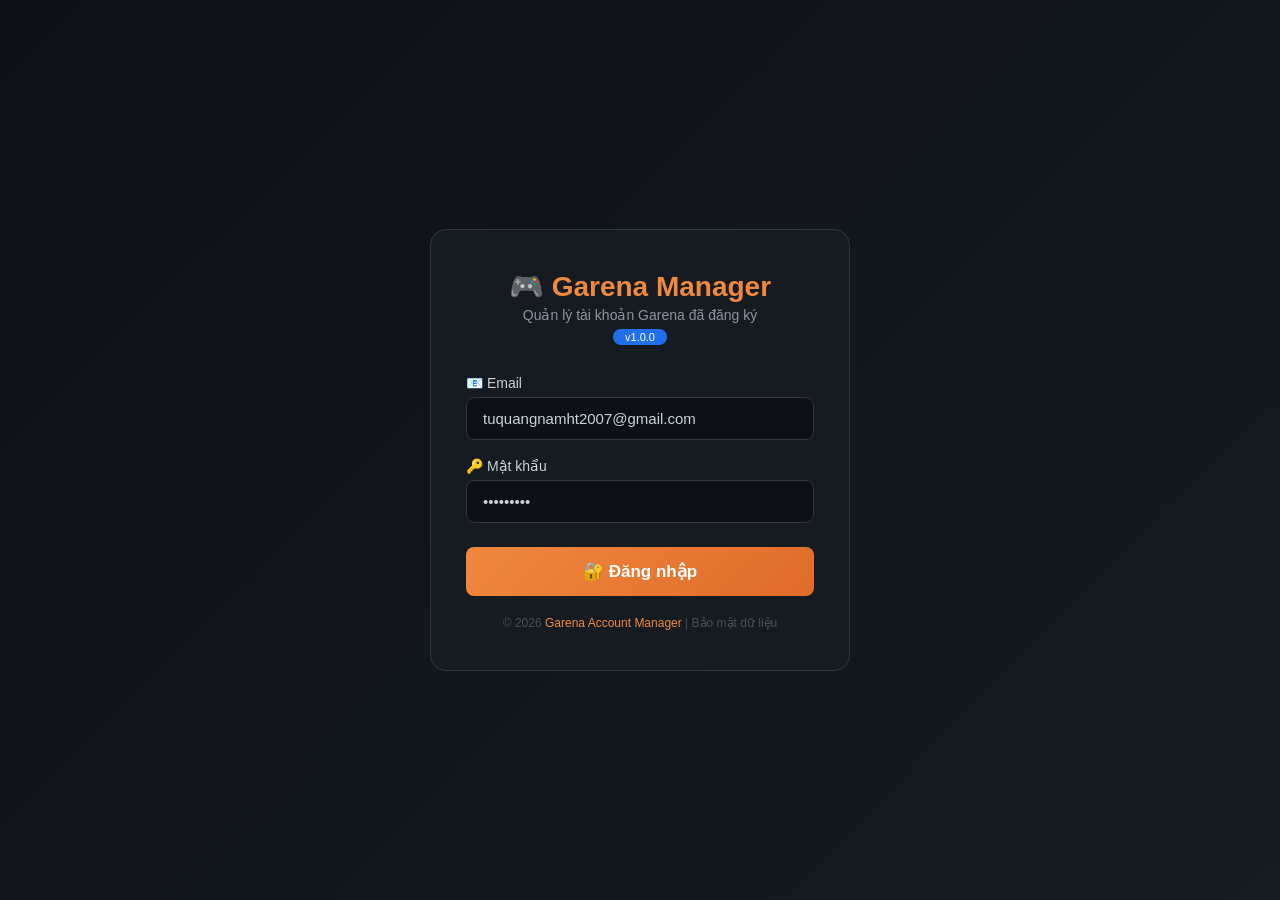
<file: version_website/1.html>
<!DOCTYPE html>
<html lang="vi">
<head>
    <meta charset="UTF-8">
    <meta name="viewport" content="width=device-width, initial-scale=1.0">
    <title>🎮 Garena Account Manager</title>
    <style>
        * {
            margin: 0;
            padding: 0;
            box-sizing: border-box;
        }

        body {
            font-family: 'Segoe UI', Tahoma, Geneva, Verdana, sans-serif;
            background: #0d1117;
            color: #c9d1d9;
            min-height: 100vh;
        }

        /* ===== LOGIN PAGE ===== */
        .login-page {
            display: flex;
            justify-content: center;
            align-items: center;
            min-height: 100vh;
            background: linear-gradient(135deg, #0d1117 0%, #161b22 100%);
        }

        .login-container {
            background: #161b22;
            padding: 40px 35px;
            border-radius: 16px;
            border: 1px solid #30363d;
            width: 100%;
            max-width: 420px;
            animation: slideUp 0.5s ease;
        }

        @keyframes slideUp {
            from {
                opacity: 0;
                transform: translateY(30px);
            }
            to {
                opacity: 1;
                transform: translateY(0);
            }
        }

        .login-container .logo {
            text-align: center;
            margin-bottom: 30px;
        }

        .login-container .logo h1 {
            color: #f0883e;
            font-size: 28px;
            font-weight: 700;
        }

        .login-container .logo p {
            color: #8b949e;
            font-size: 14px;
            margin-top: 4px;
        }

        .login-container .logo .version {
            display: inline-block;
            background: #1f6feb;
            color: #fff;
            font-size: 11px;
            padding: 2px 12px;
            border-radius: 10px;
            margin-top: 6px;
        }

        .form-group {
            margin-bottom: 18px;
        }

        .form-group label {
            display: block;
            color: #c9d1d9;
            font-size: 14px;
            font-weight: 500;
            margin-bottom: 6px;
        }

        .form-group input {
            width: 100%;
            padding: 12px 16px;
            background: #0d1117;
            border: 1px solid #30363d;
            border-radius: 8px;
            color: #c9d1d9;
            font-size: 15px;
            transition: 0.3s;
        }

        .form-group input:focus {
            outline: none;
            border-color: #f0883e;
            box-shadow: 0 0 0 3px rgba(240, 136, 62, 0.15);
        }

        .form-group input::placeholder {
            color: #484f58;
        }

        .btn-login {
            width: 100%;
            padding: 14px;
            background: linear-gradient(135deg, #f0883e 0%, #e06b2a 100%);
            color: #fff;
            border: none;
            border-radius: 8px;
            font-size: 17px;
            font-weight: 600;
            cursor: pointer;
            transition: 0.3s;
            margin-top: 6px;
        }

        .btn-login:hover {
            transform: translateY(-2px);
            box-shadow: 0 6px 24px rgba(240, 136, 62, 0.3);
        }

        .btn-login:disabled {
            opacity: 0.6;
            cursor: not-allowed;
            transform: none;
        }

        .btn-login.loading {
            position: relative;
            color: transparent;
        }

        .btn-login.loading::after {
            content: '';
            position: absolute;
            width: 24px;
            height: 24px;
            top: 50%;
            left: 50%;
            transform: translate(-50%, -50%);
            border: 3px solid #fff;
            border-radius: 50%;
            border-top-color: transparent;
            animation: spin 0.8s linear infinite;
        }

        @keyframes spin {
            to {
                transform: translate(-50%, -50%) rotate(360deg);
            }
        }

        .error-message {
            color: #f85149;
            font-size: 14px;
            text-align: center;
            margin-top: 12px;
            padding: 10px;
            background: rgba(248, 81, 73, 0.1);
            border-radius: 6px;
            display: none;
        }

        .error-message.show {
            display: block;
        }

        .footer-text {
            text-align: center;
            margin-top: 20px;
            color: #484f58;
            font-size: 12px;
        }

        .footer-text span {
            color: #f0883e;
        }

        /* ===== DASHBOARD ===== */
        .dashboard {
            display: none;
            padding: 20px;
            max-width: 1400px;
            margin: 0 auto;
        }

        .dashboard.active {
            display: block;
            animation: fadeIn 0.5s ease;
        }

        @keyframes fadeIn {
            from {
                opacity: 0;
            }
            to {
                opacity: 1;
            }
        }

        .dashboard-header {
            display: flex;
            justify-content: space-between;
            align-items: center;
            flex-wrap: wrap;
            gap: 15px;
            padding: 16px 20px;
            background: #161b22;
            border-radius: 12px;
            border: 1px solid #30363d;
            margin-bottom: 20px;
        }

        .dashboard-header .left {
            display: flex;
            align-items: center;
            gap: 15px;
        }

        .dashboard-header .left h2 {
            color: #f0883e;
            font-size: 22px;
        }

        .dashboard-header .left .user-email {
            color: #58a6ff;
            font-size: 14px;
            background: #0d1117;
            padding: 4px 14px;
            border-radius: 12px;
            border: 1px solid #30363d;
        }

        .dashboard-header .right {
            display: flex;
            align-items: center;
            gap: 12px;
            flex-wrap: wrap;
        }

        .dashboard-header .right .stats {
            display: flex;
            gap: 16px;
            font-size: 14px;
        }

        .dashboard-header .right .stats .stat-item {
            display: flex;
            align-items: center;
            gap: 6px;
        }

        .dashboard-header .right .stats .stat-item .num {
            font-weight: bold;
            color: #f0883e;
        }

        .btn-logout {
            background: #da3633;
            color: #fff;
            border: none;
            padding: 8px 18px;
            border-radius: 6px;
            cursor: pointer;
            font-weight: 600;
            transition: 0.3s;
            font-size: 13px;
        }

        .btn-logout:hover {
            background: #f85149;
        }

        .btn-refresh {
            background: #1f6feb;
            color: #fff;
            border: none;
            padding: 8px 18px;
            border-radius: 6px;
            cursor: pointer;
            font-weight: 600;
            transition: 0.3s;
            font-size: 13px;
        }

        .btn-refresh:hover {
            background: #388bfd;
        }

        .btn-refresh:disabled {
            opacity: 0.5;
            cursor: not-allowed;
        }

        .btn-export {
            background: #238636;
            color: #fff;
            border: none;
            padding: 8px 18px;
            border-radius: 6px;
            cursor: pointer;
            font-weight: 600;
            transition: 0.3s;
            font-size: 13px;
        }

        .btn-export:hover {
            background: #2ea043;
        }

        /* ===== FILTER ===== */
        .filter-bar {
            display: flex;
            gap: 12px;
            flex-wrap: wrap;
            padding: 12px 16px;
            background: #161b22;
            border-radius: 10px;
            border: 1px solid #30363d;
            margin-bottom: 16px;
            align-items: center;
        }

        .filter-bar input,
        .filter-bar select {
            padding: 8px 14px;
            background: #0d1117;
            border: 1px solid #30363d;
            border-radius: 6px;
            color: #c9d1d9;
            font-size: 13px;
            flex: 1;
            min-width: 150px;
        }

        .filter-bar input:focus,
        .filter-bar select:focus {
            outline: none;
            border-color: #f0883e;
        }

        .filter-bar .filter-label {
            color: #8b949e;
            font-size: 13px;
        }

        /* ===== TABLE ===== */
        .table-container {
            background: #161b22;
            border-radius: 12px;
            border: 1px solid #30363d;
            overflow: hidden;
        }

        .table-wrapper {
            overflow-x: auto;
        }

        table {
            width: 100%;
            border-collapse: collapse;
            font-size: 14px;
        }

        thead {
            background: #0d1117;
        }

        th {
            padding: 14px 16px;
            text-align: left;
            color: #8b949e;
            font-weight: 600;
            font-size: 12px;
            text-transform: uppercase;
            letter-spacing: 0.5px;
            border-bottom: 1px solid #30363d;
            white-space: nowrap;
        }

        td {
            padding: 12px 16px;
            border-bottom: 1px solid #21262d;
            vertical-align: middle;
        }

        tr:hover td {
            background: #0d1117;
        }

        tr:last-child td {
            border-bottom: none;
        }

        .username-cell {
            color: #f0883e;
            font-weight: 600;
        }

        .password-cell {
            font-family: 'Courier New', monospace;
            color: #58a6ff;
        }

        .email-cell {
            color: #3fb950;
        }

        .badge {
            display: inline-block;
            padding: 2px 10px;
            border-radius: 12px;
            font-size: 11px;
            font-weight: 600;
        }

        .badge-success {
            background: rgba(63, 185, 80, 0.2);
            color: #3fb950;
        }

        .badge-pending {
            background: rgba(210, 153, 34, 0.2);
            color: #d29922;
        }

        .badge-failed {
            background: rgba(248, 81, 73, 0.2);
            color: #f85149;
        }

        .copy-btn {
            background: transparent;
            color: #58a6ff;
            border: 1px solid #30363d;
            padding: 2px 10px;
            border-radius: 4px;
            cursor: pointer;
            font-size: 11px;
            transition: 0.3s;
        }

        .copy-btn:hover {
            background: #1f6feb;
            color: #fff;
            border-color: #1f6feb;
        }

        .empty-row td {
            text-align: center;
            padding: 40px;
            color: #8b949e;
            font-size: 16px;
        }

        /* ===== PAGINATION ===== */
        .pagination {
            display: flex;
            justify-content: space-between;
            align-items: center;
            flex-wrap: wrap;
            gap: 12px;
            padding: 14px 16px;
            background: #0d1117;
            border-top: 1px solid #30363d;
        }

        .pagination .info {
            color: #8b949e;
            font-size: 13px;
        }

        .pagination .info span {
            color: #c9d1d9;
            font-weight: 600;
        }

        .pagination .controls {
            display: flex;
            gap: 6px;
        }

        .pagination .controls button {
            padding: 6px 14px;
            background: #21262d;
            color: #c9d1d9;
            border: 1px solid #30363d;
            border-radius: 4px;
            cursor: pointer;
            transition: 0.3s;
            font-size: 13px;
        }

        .pagination .controls button:hover:not(:disabled) {
            background: #30363d;
        }

        .pagination .controls button:disabled {
            opacity: 0.4;
            cursor: not-allowed;
        }

        .pagination .controls button.active {
            background: #f0883e;
            color: #fff;
            border-color: #f0883e;
        }

        /* ===== LOADING SPINNER ===== */
        .loading-spinner {
            display: flex;
            justify-content: center;
            align-items: center;
            padding: 40px;
            gap: 12px;
            color: #8b949e;
        }

        .loading-spinner .spinner {
            width: 30px;
            height: 30px;
            border: 3px solid #30363d;
            border-radius: 50%;
            border-top-color: #f0883e;
            animation: spin 0.8s linear infinite;
        }

        /* ===== RESPONSIVE ===== */
        @media (max-width: 768px) {
            .dashboard-header {
                flex-direction: column;
                align-items: flex-start;
            }

            .dashboard-header .right {
                width: 100%;
                flex-wrap: wrap;
            }

            .dashboard-header .right .stats {
                flex-wrap: wrap;
            }

            .filter-bar {
                flex-direction: column;
            }

            .filter-bar input,
            .filter-bar select {
                width: 100%;
                min-width: unset;
            }

            .pagination {
                flex-direction: column;
                align-items: center;
            }

            th,
            td {
                padding: 8px 10px;
                font-size: 12px;
            }

            .login-container {
                padding: 24px 20px;
                margin: 10px;
            }
        }

        /* Scrollbar */
        ::-webkit-scrollbar {
            width: 6px;
            height: 6px;
        }

        ::-webkit-scrollbar-track {
            background: #0d1117;
        }

        ::-webkit-scrollbar-thumb {
            background: #30363d;
            border-radius: 3px;
        }

        ::-webkit-scrollbar-thumb:hover {
            background: #484f58;
        }
    </style>
</head>
<body>

    <!-- ===== LOGIN PAGE ===== -->
    <div class="login-page" id="loginPage">
        <div class="login-container">
            <div class="logo">
                <h1>🎮 Garena Manager</h1>
                <p>Quản lý tài khoản Garena đã đăng ký</p>
                <span class="version">v1.0.0</span>
            </div>

            <div class="form-group">
                <label>📧 Email</label>
                <input type="email" id="loginEmail" placeholder="Nhập email của bạn" value="tuquangnamht2007@gmail.com">
            </div>

            <div class="form-group">
                <label>🔑 Mật khẩu</label>
                <input type="password" id="loginPassword" placeholder="Nhập mật khẩu" value="QNam2007@">
            </div>

            <button class="btn-login" id="loginBtn">🔐 Đăng nhập</button>

            <div class="error-message" id="loginError"></div>

            <div class="footer-text">
                © 2026 <span>Garena Account Manager</span> | Bảo mật dữ liệu
            </div>
        </div>
    </div>

    <!-- ===== DASHBOARD ===== -->
    <div class="dashboard" id="dashboard">
        <!-- Header -->
        <div class="dashboard-header">
            <div class="left">
                <h2>🎮 Garena Accounts</h2>
                <span class="user-email" id="userEmailDisplay">loading...</span>
            </div>
            <div class="right">
                <div class="stats">
                    <div class="stat-item">📦 Tổng: <span class="num" id="totalCount">0</span></div>
                    <div class="stat-item">✅ Thành công: <span class="num" id="successCount">0</span></div>
                    <div class="stat-item">⏳ Pending: <span class="num" id="pendingCount">0</span></div>
                </div>
                <button class="btn-refresh" id="refreshBtn">🔄 Làm mới</button>
                <button class="btn-export" id="exportBtn">📥 Export CSV</button>
                <button class="btn-logout" id="logoutBtn">🚪 Đăng xuất</button>
            </div>
        </div>

        <!-- Filter -->
        <div class="filter-bar">
            <span class="filter-label">🔍 Tìm kiếm:</span>
            <input type="text" id="searchInput" placeholder="Tìm username, email...">
            <select id="statusFilter">
                <option value="all">📊 Tất cả</option>
                <option value="success">✅ Thành công</option>
                <option value="pending">⏳ Đang xử lý</option>
                <option value="failed">❌ Thất bại</option>
            </select>
        </div>

        <!-- Table -->
        <div class="table-container">
            <div class="table-wrapper">
                <table>
                    <thead>
                        <tr>
                            <th>#</th>
                            <th>👤 Username</th>
                            <th>🔑 Password</th>
                            <th>📧 Email</th>
                            <th>🔐 Email Pass</th>
                            <th>🌐 Proxy</th>
                            <th>📅 Ngày tạo</th>
                            <th>📊 Status</th>
                            <th>⚡ Action</th>
                        </tr>
                    </thead>
                    <tbody id="tableBody">
                        <tr class="empty-row">
                            <td colspan="9">
                                <div class="loading-spinner">
                                    <div class="spinner"></div>
                                    <span>Đang tải dữ liệu...</span>
                                </div>
                            </td>
                        </tr>
                    </tbody>
                </table>
            </div>

            <!-- Pagination -->
            <div class="pagination">
                <div class="info">
                    Hiển thị <span id="startIndex">0</span> - <span id="endIndex">0</span> / <span id="totalItems">0</span>
                </div>
                <div class="controls" id="paginationControls">
                    <button id="prevPage" disabled>‹</button>
                    <button id="nextPage">›</button>
                </div>
            </div>
        </div>
    </div>

    <script>
        // ============================================
        // FIREBASE CONFIG
        // ============================================
        const FIREBASE_CONFIG = {
            apiKey: "AIzaSyCYkHYveuBZAnbZt_qZD2iWWy8BkS49dsU",
            authDomain: "garena-auto-register-pro.firebaseapp.com",
            projectId: "garena-auto-register-pro",
            storageBucket: "garena-auto-register-pro.firebasestorage.app",
            messagingSenderId: "306207796959",
            appId: "1:306207796959:web:a7037aba8234f8f357c36a"
        };

        const FIRESTORE_URL =
            `https://firestore.googleapis.com/v1/projects/${FIREBASE_CONFIG.projectId}/databases/(default)/documents`;

        // ============================================
        // STATE
        // ============================================
        let currentUser = null;
        let allAccounts = [];
        let filteredAccounts = [];
        let currentPage = 1;
        const PAGE_SIZE = 20;
        let isLoading = false;
        let cache = {
            data: null,
            timestamp: 0,
            userEmail: null
        };
        const CACHE_TTL = 60000; // 1 phút cache

        // ============================================
        // DOM REFS
        // ============================================
        const loginPage = document.getElementById('loginPage');
        const dashboard = document.getElementById('dashboard');
        const loginEmail = document.getElementById('loginEmail');
        const loginPassword = document.getElementById('loginPassword');
        const loginBtn = document.getElementById('loginBtn');
        const loginError = document.getElementById('loginError');

        const userEmailDisplay = document.getElementById('userEmailDisplay');
        const totalCount = document.getElementById('totalCount');
        const successCount = document.getElementById('successCount');
        const pendingCount = document.getElementById('pendingCount');
        const tableBody = document.getElementById('tableBody');
        const searchInput = document.getElementById('searchInput');
        const statusFilter = document.getElementById('statusFilter');
        const refreshBtn = document.getElementById('refreshBtn');
        const exportBtn = document.getElementById('exportBtn');
        const logoutBtn = document.getElementById('logoutBtn');
        const startIndex = document.getElementById('startIndex');
        const endIndex = document.getElementById('endIndex');
        const totalItems = document.getElementById('totalItems');
        const prevPage = document.getElementById('prevPage');
        const nextPage = document.getElementById('nextPage');

        // ============================================
        // AUTH FUNCTIONS
        // ============================================
        async function signIn(email, password) {
            const url =
                `https://www.googleapis.com/identitytoolkit/v3/relyingparty/verifyPassword?key=${FIREBASE_CONFIG.apiKey}`;

            const response = await fetch(url, {
                method: 'POST',
                headers: { 'Content-Type': 'application/json' },
                body: JSON.stringify({
                    email,
                    password,
                    returnSecureToken: true
                })
            });

            if (!response.ok) {
                const error = await response.json();
                throw new Error(error.error?.message || 'Đăng nhập thất bại');
            }

            const data = await response.json();

            currentUser = {
                email: data.email,
                localId: data.localId,
                idToken: data.idToken,
                refreshToken: data.refreshToken,
                expiresIn: data.expiresIn,
                loginTime: Date.now()
            };

            // Lưu vào sessionStorage để giữ đăng nhập
            sessionStorage.setItem('garena_user', JSON.stringify(currentUser));

            return currentUser;
        }

        function getCurrentUser() {
            const stored = sessionStorage.getItem('garena_user');
            if (stored) {
                try {
                    const user = JSON.parse(stored);
                    const expiresAt = user.loginTime + (parseInt(user.expiresIn) * 1000);
                    if (Date.now() < expiresAt) {
                        currentUser = user;
                        return user;
                    } else {
                        sessionStorage.removeItem('garena_user');
                    }
                } catch (e) {}
            }
            return null;
        }

        function logout() {
            sessionStorage.removeItem('garena_user');
            currentUser = null;
            allAccounts = [];
            filteredAccounts = [];
            dashboard.classList.remove('active');
            loginPage.style.display = 'flex';
        }

        function getToken() {
            if (!currentUser) return null;
            const expiresAt = currentUser.loginTime + (parseInt(currentUser.expiresIn) * 1000);
            if (Date.now() >= expiresAt) {
                logout();
                return null;
            }
            return currentUser.idToken;
        }

        // ============================================
        // GET USER COLLECTION
        // ============================================
        function getUserCollection(email) {
            let sanitized = email
                .replace(/@/g, '_at_')
                .replace(/\./g, '_dot_')
                .replace(/[^a-zA-Z0-9_]/g, '_');

            if (sanitized.match(/^[0-9]/)) {
                sanitized = '_' + sanitized;
            }

            if (sanitized.length > 100) {
                sanitized = sanitized.substring(0, 100);
            }

            return `account_garena_${sanitized}`;
        }

        // ============================================
        // FETCH ACCOUNTS (VỚI CACHE + PAGINATION)
        // ============================================
        async function fetchAccounts(forceRefresh = false) {
            if (!currentUser) return;

            const token = getToken();
            if (!token) {
                logout();
                return;
            }

            // Kiểm tra cache
            const now = Date.now();
            if (!forceRefresh &&
                cache.data &&
                cache.userEmail === currentUser.email &&
                (now - cache.timestamp) < CACHE_TTL) {
                console.log('📦 Dùng cache (', cache.data.length, 'accounts)');
                allAccounts = cache.data;
                applyFilters();
                return;
            }

            if (isLoading) return;
            isLoading = true;
            refreshBtn.disabled = true;
            showLoading();

            try {
                const collection = getUserCollection(currentUser.email);
                console.log('📂 Fetching collection:', collection);

                // Đọc với limit để tránh quota
                let allDocs = [];
                let pageToken = null;
                let hasMore = true;

                // Đọc tối đa 1000 documents (vẫn trong quota an toàn)
                const MAX_DOCS = 1000;
                const BATCH_SIZE = 200;

                while (hasMore && allDocs.length < MAX_DOCS) {
                    let url =
                        `${FIRESTORE_URL}/${collection}?pageSize=${BATCH_SIZE}`;
                    if (pageToken) {
                        url += `&pageToken=${pageToken}`;
                    }

                    const response = await fetch(url, {
                        headers: {
                            'Authorization': `Bearer ${token}`,
                            'Content-Type': 'application/json'
                        }
                    });

                    if (!response.ok) {
                        if (response.status === 404) {
                            // Collection chưa có
                            break;
                        }
                        const errorText = await response.text();
                        throw new Error(`HTTP ${response.status}: ${errorText}`);
                    }

                    const data = await response.json();
                    const docs = data.documents || [];

                    for (const doc of docs) {
                        const fields = doc.fields || {};
                        const account = {
                            username: fields.username?.stringValue || '',
                            password: fields.password?.stringValue || '',
                            email: fields.email?.stringValue || '',
                            emailPassword: fields.emailPassword?.stringValue || '',
                            proxy: fields.proxy?.stringValue || 'direct',
                            proxyIP: fields.proxyIP?.stringValue || '',
                            registeredAt: fields.registeredAt?.stringValue || '',
                            status: fields.status?.stringValue || 'success',
                            deviceId: fields.deviceId?.stringValue || '',
                            userEmail: fields.userEmail?.stringValue || currentUser.email
                        };
                        allDocs.push(account);
                    }

                    pageToken = data.nextPageToken || null;
                    hasMore = !!pageToken && allDocs.length < MAX_DOCS;

                    // Tránh rate limit
                    await sleep(200);
                }

                console.log(`✅ Đã lấy ${allDocs.length} accounts`);

                // Sắp xếp theo thời gian tạo (mới nhất lên đầu)
                allDocs.sort((a, b) => {
                    if (!a.registeredAt) return 1;
                    if (!b.registeredAt) return -1;
                    return new Date(b.registeredAt) - new Date(a.registeredAt);
                });

                allAccounts = allDocs;

                // Cache
                cache.data = allDocs;
                cache.timestamp = now;
                cache.userEmail = currentUser.email;

                applyFilters();

            } catch (error) {
                console.error('❌ Lỗi fetch:', error);
                showError('Không thể tải dữ liệu: ' + error.message);
                // Dùng cache cũ nếu có
                if (cache.data && cache.userEmail === currentUser.email) {
                    allAccounts = cache.data;
                    applyFilters();
                }
            } finally {
                isLoading = false;
                refreshBtn.disabled = false;
            }
        }

        // ============================================
        // FILTER + PAGINATION
        // ============================================
        function applyFilters() {
            const search = searchInput.value.toLowerCase().trim();
            const status = statusFilter.value;

            filteredAccounts = allAccounts.filter(acc => {
                // Search
                if (search) {
                    const username = (acc.username || '').toLowerCase();
                    const email = (acc.email || '').toLowerCase();
                    if (!username.includes(search) && !email.includes(search)) {
                        return false;
                    }
                }

                // Status
                if (status !== 'all') {
                    const accStatus = (acc.status || 'success').toLowerCase();
                    if (accStatus !== status.toLowerCase()) {
                        return false;
                    }
                }

                return true;
            });

            currentPage = 1;
            renderTable();
            updateStats();
            updatePagination();
        }

        function renderTable() {
            const start = (currentPage - 1) * PAGE_SIZE;
            const end = Math.min(start + PAGE_SIZE, filteredAccounts.length);
            const pageData = filteredAccounts.slice(start, end);

            if (pageData.length === 0) {
                tableBody.innerHTML = `
                    <tr class="empty-row">
                        <td colspan="9">
                            ${allAccounts.length === 0 ? '📭 Chưa có tài khoản nào được tạo' : '🔍 Không tìm thấy kết quả'}
                        </td>
                    </tr>
                `;
                return;
            }

            let html = '';
            pageData.forEach((acc, index) => {
                const num = start + index + 1;
                const statusBadge = getStatusBadge(acc.status);
                const date = acc.registeredAt ? new Date(acc.registeredAt).toLocaleDateString('vi-VN') : '-';

                html += `
                    <tr>
                        <td>${num}</td>
                        <td class="username-cell">${escapeHtml(acc.username || '-')}</td>
                        <td class="password-cell">${escapeHtml(acc.password || '-')}</td>
                        <td class="email-cell">${escapeHtml(acc.email || '-')}</td>
                        <td>${escapeHtml(acc.emailPassword || '-')}</td>
                        <td>${escapeHtml(acc.proxy || 'direct')}</td>
                        <td>${date}</td>
                        <td>${statusBadge}</td>
                        <td>
                            <button class="copy-btn" onclick='copyText("${escapeHtml(acc.username)}:${escapeHtml(acc.password)}")'>📋 Copy</button>
                        </td>
                    </tr>
                `;
            });

            tableBody.innerHTML = html;
            updatePaginationInfo();
        }

        function updateStats() {
            const total = allAccounts.length;
            const success = allAccounts.filter(a => (a.status || 'success') === 'success').length;
            const pending = allAccounts.filter(a => (a.status || '').toLowerCase() === 'pending').length;

            totalCount.textContent = total;
            successCount.textContent = success;
            pendingCount.textContent = pending;
        }

        function updatePaginationInfo() {
            const total = filteredAccounts.length;
            const start = total === 0 ? 0 : (currentPage - 1) * PAGE_SIZE + 1;
            const end = Math.min(currentPage * PAGE_SIZE, total);

            startIndex.textContent = start;
            endIndex.textContent = end;
            totalItems.textContent = total;
        }

        function updatePagination() {
            const totalPages = Math.ceil(filteredAccounts.length / PAGE_SIZE);
            prevPage.disabled = currentPage <= 1;
            nextPage.disabled = currentPage >= totalPages || totalPages === 0;
        }

        function getStatusBadge(status) {
            const s = (status || 'success').toLowerCase();
            if (s === 'success') {
                return '<span class="badge badge-success">✅ Thành công</span>';
            } else if (s === 'pending') {
                return '<span class="badge badge-pending">⏳ Pending</span>';
            } else {
                return '<span class="badge badge-failed">❌ Thất bại</span>';
            }
        }

        // ============================================
        // UTILITY
        // ============================================
        function sleep(ms) {
            return new Promise(resolve => setTimeout(resolve, ms));
        }

        function escapeHtml(text) {
            if (!text) return '';
            const div = document.createElement('div');
            div.textContent = text;
            return div.innerHTML;
        }

        function copyText(text) {
            navigator.clipboard.writeText(text).then(() => {
                alert('✅ Đã copy: ' + text);
            }).catch(() => {
                const input = document.createElement('input');
                input.value = text;
                document.body.appendChild(input);
                input.select();
                document.execCommand('copy');
                document.body.removeChild(input);
                alert('✅ Đã copy: ' + text);
            });
        }

        function showLoading() {
            tableBody.innerHTML = `
                <tr class="empty-row">
                    <td colspan="9">
                        <div class="loading-spinner">
                            <div class="spinner"></div>
                            <span>Đang tải dữ liệu...</span>
                        </div>
                    </td>
                </tr>
            `;
        }

        function showError(msg) {
            // Hiển thị lỗi trong bảng
            tableBody.innerHTML = `
                <tr class="empty-row">
                    <td colspan="9" style="color:#f85149;">
                        ❌ ${msg}
                    </td>
                </tr>
            `;
        }

        // ============================================
        // EXPORT CSV
        // ============================================
        function exportCSV() {
            if (allAccounts.length === 0) {
                alert('Không có dữ liệu để xuất!');
                return;
            }

            const headers = ['Username', 'Password', 'Email', 'EmailPassword', 'Proxy', 'ProxyIP', 'RegisteredAt', 'Status'];
            const rows = allAccounts.map(acc => [
                acc.username || '',
                acc.password || '',
                acc.email || '',
                acc.emailPassword || '',
                acc.proxy || '',
                acc.proxyIP || '',
                acc.registeredAt || '',
                acc.status || ''
            ]);

            const content = headers.join(',') + '\n' + rows.map(row => row.join(',')).join('\n');
            const blob = new Blob(['\uFEFF' + content], { type: 'text/csv;charset=utf-8' });
            const url = URL.createObjectURL(blob);
            const link = document.createElement('a');
            link.href = url;
            link.download = `garena_accounts_${Date.now()}.csv`;
            document.body.appendChild(link);
            link.click();
            document.body.removeChild(link);
            setTimeout(() => URL.revokeObjectURL(url), 5000);
        }

        // ============================================
        // LOGIN HANDLER
        // ============================================
        async function handleLogin() {
            const email = loginEmail.value.trim();
            const password = loginPassword.value;

            if (!email || !password) {
                showLoginError('Vui lòng nhập email và mật khẩu');
                return;
            }

            loginBtn.disabled = true;
            loginBtn.classList.add('loading');
            hideLoginError();

            try {
                await signIn(email, password);
                loginBtn.textContent = '✅ Thành công!';
                await sleep(500);
                showDashboard();
            } catch (error) {
                let msg = 'Đăng nhập thất bại';
                if (error.message.includes('EMAIL_NOT_FOUND')) {
                    msg = 'Email không tồn tại';
                } else if (error.message.includes('INVALID_PASSWORD')) {
                    msg = 'Mật khẩu không đúng';
                } else if (error.message.includes('USER_DISABLED')) {
                    msg = 'Tài khoản đã bị vô hiệu hóa';
                } else if (error.message.includes('TOO_MANY_ATTEMPTS')) {
                    msg = 'Quá nhiều lần thử, vui lòng thử lại sau';
                } else {
                    msg = error.message || 'Đăng nhập thất bại';
                }
                showLoginError(msg);
            } finally {
                loginBtn.disabled = false;
                loginBtn.classList.remove('loading');
                loginBtn.textContent = '🔐 Đăng nhập';
            }
        }

        function showLoginError(msg) {
            loginError.textContent = '❌ ' + msg;
            loginError.classList.add('show');
        }

        function hideLoginError() {
            loginError.classList.remove('show');
        }

        // ============================================
        // SHOW DASHBOARD
        // ============================================
        async function showDashboard() {
            loginPage.style.display = 'none';
            dashboard.classList.add('active');
            userEmailDisplay.textContent = currentUser.email;

            await fetchAccounts();
        }

        // ============================================
        // EVENT LISTENERS
        // ============================================

        // Login
        loginBtn.addEventListener('click', handleLogin);

        loginEmail.addEventListener('keydown', (e) => {
            if (e.key === 'Enter') loginPassword.focus();
        });

        loginPassword.addEventListener('keydown', (e) => {
            if (e.key === 'Enter') handleLogin();
        });

        // Logout
        logoutBtn.addEventListener('click', () => {
            if (confirm('Bạn có chắc muốn đăng xuất?')) {
                logout();
                loginPage.style.display = 'flex';
            }
        });

        // Refresh
        refreshBtn.addEventListener('click', () => {
            fetchAccounts(true);
        });

        // Export
        exportBtn.addEventListener('click', exportCSV);

        // Filter
        searchInput.addEventListener('input', applyFilters);
        statusFilter.addEventListener('change', applyFilters);

        // Pagination
        prevPage.addEventListener('click', () => {
            if (currentPage > 1) {
                currentPage--;
                renderTable();
                updatePagination();
            }
        });

        nextPage.addEventListener('click', () => {
            const totalPages = Math.ceil(filteredAccounts.length / PAGE_SIZE);
            if (currentPage < totalPages) {
                currentPage++;
                renderTable();
                updatePagination();
            }
        });

        // ============================================
        // KEYBOARD SHORTCUTS
        // ============================================
        document.addEventListener('keydown', (e) => {
            if (e.ctrlKey && e.key === 'r') {
                e.preventDefault();
                if (dashboard.classList.contains('active')) {
                    fetchAccounts(true);
                }
            }
        });

        // ============================================
        // INIT
        // ============================================
        (function init() {
            // Kiểm tra đăng nhập từ session
            const user = getCurrentUser();
            if (user) {
                showDashboard();
            } else {
                loginPage.style.display = 'flex';
                dashboard.classList.remove('active');
            }

            // Pre-fill demo account
            if (!loginEmail.value) {
                loginEmail.value = 'tuquangnamht2007@gmail.com';
                loginPassword.value = 'QNam2007@';
            }
        })();

        console.log('🎮 Garena Account Manager v1.0.0 loaded!');
        console.log('📌 Sử dụng cache để tránh vượt quota đọc');
        console.log('📌 Cache TTL:', CACHE_TTL / 1000, 'giây');
    </script>

</body>
</html>
</file>
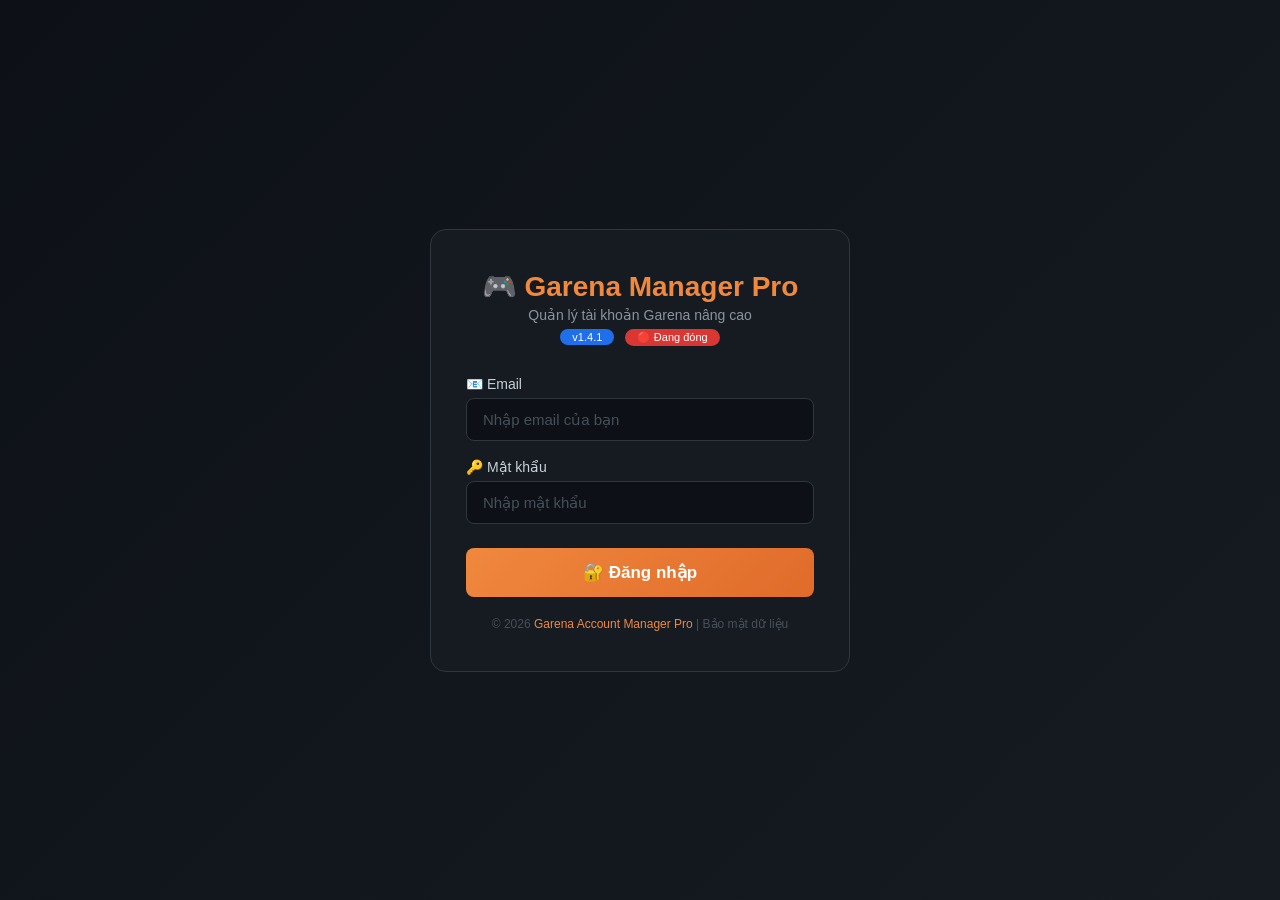
<file: version_website/3.html>
<!DOCTYPE html>
<html lang="vi">
<head>
    <meta charset="UTF-8">
    <meta name="viewport" content="width=device-width, initial-scale=1.0">
    <title>🎮 Garena Account Manager Pro v1.4.1</title>
    <style>
        /* ===== RESET & BASE ===== */
        * {
            margin: 0;
            padding: 0;
            box-sizing: border-box;
        }

        body {
            font-family: 'Segoe UI', Tahoma, Geneva, Verdana, sans-serif;
            background: #0d1117;
            color: #c9d1d9;
            min-height: 100vh;
            transition: background 0.3s, color 0.3s;
        }

        body.light-mode {
            background: #f0f6fc;
            color: #24292e;
        }

        /* ===== SCROLLBAR ===== */
        ::-webkit-scrollbar {
            width: 6px;
            height: 6px;
        }
        ::-webkit-scrollbar-track {
            background: #0d1117;
        }
        ::-webkit-scrollbar-thumb {
            background: #30363d;
            border-radius: 3px;
        }
        ::-webkit-scrollbar-thumb:hover {
            background: #484f58;
        }
        body.light-mode ::-webkit-scrollbar-track {
            background: #f0f6fc;
        }
        body.light-mode ::-webkit-scrollbar-thumb {
            background: #d0d7de;
        }

        /* ===== TIME RESTRICTION OVERLAY ===== */
        .time-restriction {
            display: none;
            justify-content: center;
            align-items: center;
            min-height: 100vh;
            background: linear-gradient(135deg, #0d1117 0%, #161b22 100%);
            text-align: center;
            padding: 20px;
            z-index: 10001;
            position: fixed;
            top: 0;
            left: 0;
            width: 100%;
            height: 100%;
        }

        body.light-mode .time-restriction {
            background: linear-gradient(135deg, #f0f6fc 0%, #e1e8f0 100%);
        }

        .time-restriction.active {
            display: flex;
        }

        .time-restriction .card {
            background: #161b22;
            padding: 50px 40px;
            border-radius: 20px;
            border: 2px solid #f0883e;
            max-width: 550px;
            width: 100%;
            animation: pulse 2s infinite;
        }

        body.light-mode .time-restriction .card {
            background: #ffffff;
            border-color: #f0883e;
        }

        @keyframes pulse {
            0% { transform: scale(1); }
            50% { transform: scale(1.02); }
            100% { transform: scale(1); }
        }

        .time-restriction .card .icon {
            font-size: 72px;
            margin-bottom: 20px;
        }

        .time-restriction .card h2 {
            color: #f0883e;
            font-size: 28px;
            margin-bottom: 12px;
        }

        .time-restriction .card p {
            color: #8b949e;
            font-size: 16px;
            line-height: 1.8;
        }

        .time-restriction .card .time-slots {
            display: flex;
            justify-content: center;
            gap: 20px;
            margin: 20px 0;
            flex-wrap: wrap;
        }

        .time-restriction .card .time-slots .slot {
            background: #0d1117;
            padding: 10px 20px;
            border-radius: 10px;
            border: 1px solid #30363d;
            color: #f0883e;
            font-weight: 600;
        }

        body.light-mode .time-restriction .card .time-slots .slot {
            background: #f6f8fa;
            border-color: #d0d7de;
        }

        .time-restriction .card .admin-note {
            margin-top: 15px;
            color: #58a6ff;
            font-size: 14px;
            padding: 10px;
            background: rgba(88, 166, 255, 0.1);
            border-radius: 8px;
        }

        /* ===== POPUP NOTIFICATION ===== */
        #popupNotification {
            display: none;
            position: fixed;
            top: 0;
            left: 0;
            width: 100%;
            height: 100%;
            background: rgba(0, 0, 0, 0.8);
            backdrop-filter: blur(8px);
            z-index: 99999;
            justify-content: center;
            align-items: center;
            animation: fadeIn 0.3s ease;
        }

        #popupNotification.show {
            display: flex;
        }

        .popup-content {
            background: #161b22;
            border: 2px solid #f0883e;
            border-radius: 20px;
            padding: 40px;
            max-width: 600px;
            width: 90%;
            max-height: 80vh;
            overflow-y: auto;
            animation: slideUp 0.4s ease;
            position: relative;
        }

        body.light-mode .popup-content {
            background: #ffffff;
            border-color: #f0883e;
        }

        .popup-content .popup-header {
            display: flex;
            justify-content: space-between;
            align-items: center;
            margin-bottom: 20px;
            border-bottom: 1px solid #30363d;
            padding-bottom: 15px;
        }

        body.light-mode .popup-content .popup-header {
            border-bottom-color: #d0d7de;
        }

        .popup-content .popup-header h3 {
            color: #f0883e;
            font-size: 22px;
        }

        .popup-content .popup-header .popup-close {
            background: none;
            border: none;
            color: #8b949e;
            font-size: 28px;
            cursor: pointer;
            transition: 0.3s;
            padding: 0 8px;
        }

        .popup-content .popup-header .popup-close:hover {
            color: #f85149;
            transform: rotate(90deg);
        }

        .popup-content .popup-body {
            color: #c9d1d9;
            font-size: 15px;
            line-height: 1.8;
            padding: 10px 0;
        }

        body.light-mode .popup-content .popup-body {
            color: #24292e;
        }

        .popup-content .popup-body .popup-time {
            color: #8b949e;
            font-size: 13px;
            margin-top: 15px;
            padding-top: 15px;
            border-top: 1px solid #30363d;
        }

        body.light-mode .popup-content .popup-body .popup-time {
            border-top-color: #d0d7de;
            color: #57606a;
        }

        .popup-content .popup-footer {
            margin-top: 20px;
            text-align: right;
        }

        .popup-content .popup-footer .btn-close-popup {
            padding: 10px 30px;
            background: #f0883e;
            color: #fff;
            border: none;
            border-radius: 8px;
            cursor: pointer;
            font-weight: 600;
            transition: 0.3s;
            font-size: 15px;
        }

        .popup-content .popup-footer .btn-close-popup:hover {
            background: #e06b2a;
            transform: scale(1.05);
        }

        /* ===== LOGIN PAGE ===== */
        .login-page {
            display: flex;
            justify-content: center;
            align-items: center;
            min-height: 100vh;
            background: linear-gradient(135deg, #0d1117 0%, #161b22 100%);
        }

        body.light-mode .login-page {
            background: linear-gradient(135deg, #f0f6fc 0%, #e1e8f0 100%);
        }

        .login-container {
            background: #161b22;
            padding: 40px 35px;
            border-radius: 16px;
            border: 1px solid #30363d;
            width: 100%;
            max-width: 420px;
            animation: slideUp 0.5s ease;
        }

        body.light-mode .login-container {
            background: #ffffff;
            border-color: #d0d7de;
        }

        @keyframes slideUp {
            from {
                opacity: 0;
                transform: translateY(30px);
            }
            to {
                opacity: 1;
                transform: translateY(0);
            }
        }

        .login-container .logo {
            text-align: center;
            margin-bottom: 30px;
        }

        .login-container .logo h1 {
            color: #f0883e;
            font-size: 28px;
            font-weight: 700;
        }

        .login-container .logo p {
            color: #8b949e;
            font-size: 14px;
            margin-top: 4px;
        }

        .login-container .logo .version {
            display: inline-block;
            background: #1f6feb;
            color: #fff;
            font-size: 11px;
            padding: 2px 12px;
            border-radius: 10px;
            margin-top: 6px;
        }

        .login-container .logo .time-status {
            display: inline-block;
            background: #238636;
            color: #fff;
            font-size: 11px;
            padding: 2px 12px;
            border-radius: 10px;
            margin-top: 6px;
            margin-left: 6px;
        }

        .login-container .logo .time-status.closed {
            background: #da3633;
        }

        .form-group {
            margin-bottom: 18px;
        }

        .form-group label {
            display: block;
            color: #c9d1d9;
            font-size: 14px;
            font-weight: 500;
            margin-bottom: 6px;
        }

        body.light-mode .form-group label {
            color: #24292e;
        }

        .form-group input {
            width: 100%;
            padding: 12px 16px;
            background: #0d1117;
            border: 1px solid #30363d;
            border-radius: 8px;
            color: #c9d1d9;
            font-size: 15px;
            transition: 0.3s;
        }

        body.light-mode .form-group input {
            background: #f6f8fa;
            border-color: #d0d7de;
            color: #24292e;
        }

        .form-group input:focus {
            outline: none;
            border-color: #f0883e;
            box-shadow: 0 0 0 3px rgba(240, 136, 62, 0.15);
        }

        .form-group input::placeholder {
            color: #484f58;
        }

        .btn-login {
            width: 100%;
            padding: 14px;
            background: linear-gradient(135deg, #f0883e 0%, #e06b2a 100%);
            color: #fff;
            border: none;
            border-radius: 8px;
            font-size: 17px;
            font-weight: 600;
            cursor: pointer;
            transition: 0.3s;
            margin-top: 6px;
        }

        .btn-login:hover {
            transform: translateY(-2px);
            box-shadow: 0 6px 24px rgba(240, 136, 62, 0.3);
        }

        .btn-login:disabled {
            opacity: 0.6;
            cursor: not-allowed;
            transform: none;
        }

        .btn-login.loading {
            position: relative;
            color: transparent;
        }

        .btn-login.loading::after {
            content: '';
            position: absolute;
            width: 24px;
            height: 24px;
            top: 50%;
            left: 50%;
            transform: translate(-50%, -50%);
            border: 3px solid #fff;
            border-radius: 50%;
            border-top-color: transparent;
            animation: spin 0.8s linear infinite;
        }

        @keyframes spin {
            to {
                transform: translate(-50%, -50%) rotate(360deg);
            }
        }

        .error-message {
            color: #f85149;
            font-size: 14px;
            text-align: center;
            margin-top: 12px;
            padding: 10px;
            background: rgba(248, 81, 73, 0.1);
            border-radius: 6px;
            display: none;
        }

        .error-message.show {
            display: block;
        }

        .footer-text {
            text-align: center;
            margin-top: 20px;
            color: #484f58;
            font-size: 12px;
        }

        .footer-text span {
            color: #f0883e;
        }

        /* ===== DASHBOARD ===== */
        .dashboard {
            display: none;
            padding: 20px;
            max-width: 1600px;
            margin: 0 auto;
        }

        .dashboard.active {
            display: block;
            animation: fadeIn 0.5s ease;
        }

        @keyframes fadeIn {
            from {
                opacity: 0;
            }
            to {
                opacity: 1;
            }
        }

        /* ===== HEADER ===== */
        .dashboard-header {
            display: flex;
            justify-content: space-between;
            align-items: center;
            flex-wrap: wrap;
            gap: 15px;
            padding: 16px 20px;
            background: #161b22;
            border-radius: 12px;
            border: 1px solid #30363d;
            margin-bottom: 20px;
        }

        body.light-mode .dashboard-header {
            background: #ffffff;
            border-color: #d0d7de;
        }

        .dashboard-header .left {
            display: flex;
            align-items: center;
            gap: 15px;
            flex-wrap: wrap;
        }

        .dashboard-header .left h2 {
            color: #f0883e;
            font-size: 22px;
        }

        .dashboard-header .left .user-email {
            color: #58a6ff;
            font-size: 14px;
            background: #0d1117;
            padding: 4px 14px;
            border-radius: 12px;
            border: 1px solid #30363d;
        }

        body.light-mode .dashboard-header .left .user-email {
            background: #f6f8fa;
            border-color: #d0d7de;
            color: #0969da;
        }

        .dashboard-header .left .admin-badge {
            background: #f0883e;
            color: #fff;
            font-size: 11px;
            padding: 2px 12px;
            border-radius: 10px;
            font-weight: 600;
        }

        .dashboard-header .right {
            display: flex;
            align-items: center;
            gap: 12px;
            flex-wrap: wrap;
        }

        .dashboard-header .right .stats {
            display: flex;
            gap: 16px;
            font-size: 14px;
        }

        .dashboard-header .right .stats .stat-item {
            display: flex;
            align-items: center;
            gap: 6px;
        }

        .dashboard-header .right .stats .stat-item .num {
            font-weight: bold;
            color: #f0883e;
        }

        .btn {
            padding: 8px 18px;
            border: none;
            border-radius: 6px;
            cursor: pointer;
            font-weight: 600;
            transition: 0.3s;
            font-size: 13px;
            color: #fff;
        }

        .btn:hover {
            transform: translateY(-1px);
        }
        .btn:disabled {
            opacity: 0.5;
            cursor: not-allowed;
            transform: none;
        }

        .btn-danger {
            background: #da3633;
        }
        .btn-danger:hover {
            background: #f85149;
        }

        .btn-primary {
            background: #1f6feb;
        }
        .btn-primary:hover {
            background: #388bfd;
        }

        .btn-success {
            background: #238636;
        }
        .btn-success:hover {
            background: #2ea043;
        }

        .btn-warning {
            background: #d29922;
        }
        .btn-warning:hover {
            background: #e3b341;
        }

        .btn-logout {
            background: #da3633;
            color: #fff;
        }
        .btn-logout:hover {
            background: #f85149;
        }

        .btn-refresh {
            background: #1f6feb;
            color: #fff;
        }
        .btn-refresh:hover {
            background: #388bfd;
        }

        .btn-export {
            background: #238636;
            color: #fff;
        }
        .btn-export:hover {
            background: #2ea043;
        }

        .btn-export-txt {
            background: #8b5cf6;
            color: #fff;
        }
        .btn-export-txt:hover {
            background: #a78bfa;
        }

        .btn-import {
            background: #8b5cf6;
            color: #fff;
        }
        .btn-import:hover {
            background: #a78bfa;
        }

        .btn-theme {
            background: #30363d;
            color: #c9d1d9;
        }
        .btn-theme:hover {
            background: #484f58;
        }
        body.light-mode .btn-theme {
            background: #d0d7de;
            color: #24292e;
        }
        body.light-mode .btn-theme:hover {
            background: #b0b8c0;
        }

        /* ===== FILTER BAR ===== */
        .filter-bar {
            display: flex;
            gap: 12px;
            flex-wrap: wrap;
            padding: 12px 16px;
            background: #161b22;
            border-radius: 10px;
            border: 1px solid #30363d;
            margin-bottom: 16px;
            align-items: center;
        }

        body.light-mode .filter-bar {
            background: #ffffff;
            border-color: #d0d7de;
        }

        .filter-bar input,
        .filter-bar select {
            padding: 8px 14px;
            background: #0d1117;
            border: 1px solid #30363d;
            border-radius: 6px;
            color: #c9d1d9;
            font-size: 13px;
            flex: 1;
            min-width: 130px;
        }

        body.light-mode .filter-bar input,
        body.light-mode .filter-bar select {
            background: #f6f8fa;
            border-color: #d0d7de;
            color: #24292e;
        }

        .filter-bar input:focus,
        .filter-bar select:focus {
            outline: none;
            border-color: #f0883e;
        }

        .filter-bar .filter-label {
            color: #8b949e;
            font-size: 13px;
            white-space: nowrap;
        }

        /* ===== BATCH TOOLBAR ===== */
        .batch-toolbar {
            display: none;
            padding: 10px 16px;
            background: #161b22;
            border-radius: 10px;
            border: 1px solid #30363d;
            margin-bottom: 16px;
            align-items: center;
            gap: 12px;
            flex-wrap: wrap;
        }

        body.light-mode .batch-toolbar {
            background: #ffffff;
            border-color: #d0d7de;
        }

        .batch-toolbar.show {
            display: flex;
        }

        .batch-toolbar .selected-info {
            color: #8b949e;
            font-size: 14px;
        }

        .batch-toolbar .selected-info span {
            color: #f0883e;
            font-weight: 600;
        }

        /* ===== TABLE ===== */
        .table-container {
            background: #161b22;
            border-radius: 12px;
            border: 1px solid #30363d;
            overflow: hidden;
        }

        body.light-mode .table-container {
            background: #ffffff;
            border-color: #d0d7de;
        }

        .table-wrapper {
            overflow-x: auto;
        }

        table {
            width: 100%;
            border-collapse: collapse;
            font-size: 14px;
        }

        thead {
            background: #0d1117;
        }

        body.light-mode thead {
            background: #f6f8fa;
        }

        th {
            padding: 14px 16px;
            text-align: left;
            color: #8b949e;
            font-weight: 600;
            font-size: 12px;
            text-transform: uppercase;
            letter-spacing: 0.5px;
            border-bottom: 1px solid #30363d;
            white-space: nowrap;
        }

        body.light-mode th {
            color: #57606a;
            border-bottom-color: #d0d7de;
        }

        td {
            padding: 12px 16px;
            border-bottom: 1px solid #21262d;
            vertical-align: middle;
        }

        body.light-mode td {
            border-bottom-color: #e1e4e8;
        }

        tr:hover td {
            background: #0d1117;
        }

        body.light-mode tr:hover td {
            background: #f6f8fa;
        }

        tr:last-child td {
            border-bottom: none;
        }

        tr.editing td {
            background: rgba(240, 136, 62, 0.1);
        }

        .username-cell {
            color: #f0883e;
            font-weight: 600;
        }

        .password-cell {
            font-family: 'Courier New', monospace;
            color: #58a6ff;
        }

        .email-cell {
            color: #3fb950;
        }

        .note-cell {
            max-width: 150px;
            overflow: hidden;
            text-overflow: ellipsis;
            white-space: nowrap;
            color: #8b949e;
            font-style: italic;
        }

        .row-checkbox {
            cursor: pointer;
            width: 16px;
            height: 16px;
        }

        .copy-btn {
            background: transparent;
            color: #58a6ff;
            border: 1px solid #30363d;
            padding: 2px 10px;
            border-radius: 4px;
            cursor: pointer;
            font-size: 11px;
            transition: 0.3s;
        }

        .copy-btn:hover {
            background: #1f6feb;
            color: #fff;
            border-color: #1f6feb;
        }

        .edit-btn {
            background: transparent;
            color: #d29922;
            border: 1px solid #30363d;
            padding: 2px 10px;
            border-radius: 4px;
            cursor: pointer;
            font-size: 11px;
            transition: 0.3s;
            margin-right: 4px;
        }

        .edit-btn:hover {
            background: #d29922;
            color: #fff;
            border-color: #d29922;
        }

        .delete-btn {
            background: transparent;
            color: #f85149;
            border: 1px solid #30363d;
            padding: 2px 10px;
            border-radius: 4px;
            cursor: pointer;
            font-size: 11px;
            transition: 0.3s;
        }

        .delete-btn:hover {
            background: #f85149;
            color: #fff;
            border-color: #f85149;
        }

        .save-edit-btn {
            background: #238636;
            color: #fff;
            border: none;
            padding: 2px 10px;
            border-radius: 4px;
            cursor: pointer;
            font-size: 11px;
            transition: 0.3s;
        }

        .save-edit-btn:hover {
            background: #2ea043;
        }

        .cancel-edit-btn {
            background: #da3633;
            color: #fff;
            border: none;
            padding: 2px 10px;
            border-radius: 4px;
            cursor: pointer;
            font-size: 11px;
            transition: 0.3s;
        }

        .cancel-edit-btn:hover {
            background: #f85149;
        }

        .edit-input {
            background: #0d1117;
            border: 1px solid #f0883e;
            border-radius: 4px;
            color: #c9d1d9;
            padding: 4px 8px;
            width: 100%;
            font-size: 13px;
        }

        body.light-mode .edit-input {
            background: #ffffff;
            color: #24292e;
        }

        .edit-input:focus {
            outline: none;
            box-shadow: 0 0 0 2px rgba(240, 136, 62, 0.3);
        }

        .empty-row td {
            text-align: center;
            padding: 40px;
            color: #8b949e;
            font-size: 16px;
        }

        /* ===== PAGINATION ===== */
        .pagination {
            display: flex;
            justify-content: space-between;
            align-items: center;
            flex-wrap: wrap;
            gap: 12px;
            padding: 14px 16px;
            background: #0d1117;
            border-top: 1px solid #30363d;
        }

        body.light-mode .pagination {
            background: #f6f8fa;
            border-top-color: #d0d7de;
        }

        .pagination .info {
            color: #8b949e;
            font-size: 13px;
        }
        .pagination .info span {
            color: #c9d1d9;
            font-weight: 600;
        }
        body.light-mode .pagination .info span {
            color: #24292e;
        }

        .pagination .controls {
            display: flex;
            gap: 6px;
        }

        .pagination .controls button {
            padding: 6px 14px;
            background: #21262d;
            color: #c9d1d9;
            border: 1px solid #30363d;
            border-radius: 4px;
            cursor: pointer;
            transition: 0.3s;
            font-size: 13px;
        }

        body.light-mode .pagination .controls button {
            background: #ffffff;
            border-color: #d0d7de;
            color: #24292e;
        }

        .pagination .controls button:hover:not(:disabled) {
            background: #30363d;
        }
        body.light-mode .pagination .controls button:hover:not(:disabled) {
            background: #f0f6fc;
        }
        .pagination .controls button:disabled {
            opacity: 0.4;
            cursor: not-allowed;
        }
        .pagination .controls button.active {
            background: #f0883e;
            color: #fff;
            border-color: #f0883e;
        }

        /* ===== LOADING ===== */
        .loading-spinner {
            display: flex;
            justify-content: center;
            align-items: center;
            padding: 40px;
            gap: 12px;
            color: #8b949e;
        }

        .loading-spinner .spinner {
            width: 30px;
            height: 30px;
            border: 3px solid #30363d;
            border-radius: 50%;
            border-top-color: #f0883e;
            animation: spin 0.8s linear infinite;
        }

        /* ===== MODAL ===== */
        .modal-overlay {
            display: none;
            position: fixed;
            top: 0;
            left: 0;
            width: 100%;
            height: 100%;
            background: rgba(0, 0, 0, 0.7);
            backdrop-filter: blur(4px);
            z-index: 999;
            justify-content: center;
            align-items: center;
            animation: fadeIn 0.3s ease;
        }

        .modal-overlay.show {
            display: flex;
        }

        .modal {
            background: #161b22;
            border: 1px solid #30363d;
            border-radius: 16px;
            padding: 30px;
            max-width: 500px;
            width: 90%;
            max-height: 90vh;
            overflow-y: auto;
            animation: slideUp 0.3s ease;
        }

        body.light-mode .modal {
            background: #ffffff;
            border-color: #d0d7de;
        }

        .modal h3 {
            color: #f0883e;
            margin-bottom: 20px;
            font-size: 20px;
        }

        .modal .form-group {
            margin-bottom: 14px;
        }

        .modal .form-group label {
            display: block;
            color: #c9d1d9;
            font-size: 13px;
            font-weight: 500;
            margin-bottom: 4px;
        }

        body.light-mode .modal .form-group label {
            color: #24292e;
        }

        .modal .form-group input,
        .modal .form-group select,
        .modal .form-group textarea {
            width: 100%;
            padding: 10px 14px;
            background: #0d1117;
            border: 1px solid #30363d;
            border-radius: 6px;
            color: #c9d1d9;
            font-size: 14px;
            transition: 0.3s;
        }

        body.light-mode .modal .form-group input,
        body.light-mode .modal .form-group select,
        body.light-mode .modal .form-group textarea {
            background: #f6f8fa;
            border-color: #d0d7de;
            color: #24292e;
        }

        .modal .form-group input:focus,
        .modal .form-group select:focus,
        .modal .form-group textarea:focus {
            outline: none;
            border-color: #f0883e;
            box-shadow: 0 0 0 3px rgba(240, 136, 62, 0.15);
        }

        .modal .form-group textarea {
            resize: vertical;
            min-height: 60px;
            font-family: inherit;
        }

        .modal .modal-actions {
            display: flex;
            gap: 10px;
            margin-top: 20px;
            justify-content: flex-end;
        }

        .modal .modal-actions button {
            padding: 10px 24px;
            border: none;
            border-radius: 6px;
            font-weight: 600;
            cursor: pointer;
            transition: 0.3s;
            font-size: 14px;
        }

        .modal .modal-actions .btn-confirm {
            background: #f0883e;
            color: #fff;
        }
        .modal .modal-actions .btn-confirm:hover {
            background: #e06b2a;
        }

        .modal .modal-actions .btn-cancel {
            background: #30363d;
            color: #c9d1d9;
        }
        .modal .modal-actions .btn-cancel:hover {
            background: #484f58;
        }

        body.light-mode .modal .modal-actions .btn-cancel {
            background: #d0d7de;
            color: #24292e;
        }
        body.light-mode .modal .modal-actions .btn-cancel:hover {
            background: #b0b8c0;
        }

        /* ===== NOTIFICATION ===== */
        #notificationContainer {
            position: fixed;
            top: 20px;
            right: 20px;
            z-index: 10000;
            display: flex;
            flex-direction: column;
            gap: 8px;
            max-width: 380px;
            width: 100%;
        }

        .notification {
            padding: 14px 20px;
            border-radius: 8px;
            color: #fff;
            font-weight: 500;
            animation: slideInNotif 0.4s ease;
            box-shadow: 0 8px 24px rgba(0, 0, 0, 0.3);
            display: flex;
            justify-content: space-between;
            align-items: center;
            gap: 12px;
        }

        @keyframes slideInNotif {
            from {
                transform: translateX(100%);
                opacity: 0;
            }
            to {
                transform: translateX(0);
                opacity: 1;
            }
        }

        @keyframes slideOutNotif {
            from {
                transform: translateX(0);
                opacity: 1;
            }
            to {
                transform: translateX(100%);
                opacity: 0;
            }
        }

        .notification.success {
            background: #238636;
        }
        .notification.error {
            background: #da3633;
        }
        .notification.info {
            background: #1f6feb;
        }
        .notification.warning {
            background: #d29922;
        }

        .notification .notif-close-btn {
            background: none;
            border: none;
            color: #fff;
            font-size: 18px;
            cursor: pointer;
            opacity: 0.7;
            padding: 0 4px;
        }
        .notification .notif-close-btn:hover {
            opacity: 1;
        }

        /* ===== RESPONSIVE ===== */
        @media (max-width: 768px) {
            .dashboard-header {
                flex-direction: column;
                align-items: flex-start;
            }
            .dashboard-header .right {
                width: 100%;
                flex-wrap: wrap;
            }
            .dashboard-header .right .stats {
                flex-wrap: wrap;
            }
            .filter-bar {
                flex-direction: column;
            }
            .filter-bar input,
            .filter-bar select {
                width: 100%;
                min-width: unset;
            }
            .pagination {
                flex-direction: column;
                align-items: center;
            }
            th,
            td {
                padding: 8px 10px;
                font-size: 12px;
            }
            .login-container {
                padding: 24px 20px;
                margin: 10px;
            }
            .batch-toolbar {
                flex-direction: column;
                align-items: stretch;
            }
            .modal {
                padding: 20px;
                margin: 10px;
                width: 95%;
            }
            #notificationContainer {
                top: 10px;
                right: 10px;
                left: 10px;
                max-width: unset;
                width: auto;
            }
            .time-restriction .card .time-slots {
                flex-direction: column;
                align-items: center;
            }
            .popup-content {
                padding: 20px;
                margin: 10px;
            }
        }

        /* ===== CONFETTI ===== */
        .confetti {
            position: fixed;
            width: 10px;
            height: 10px;
            pointer-events: none;
            z-index: 9999;
            animation: confettiFall linear forwards;
        }

        @keyframes confettiFall {
            0% {
                transform: translateY(-10px) rotate(0deg);
                opacity: 1;
            }
            100% {
                transform: translateY(100vh) rotate(720deg);
                opacity: 0;
            }
        }
    </style>
</head>
<body>

    <!-- ===== TIME RESTRICTION OVERLAY ===== -->
    <div class="time-restriction" id="timeRestriction">
        <div class="card">
            <div class="icon">⏰</div>
            <h2>Hệ thống đang đóng</h2>
            <p>Website chỉ mở vào các khung giờ:</p>
            <div class="time-slots">
                <div class="slot">🌅 10:00 - 13:00</div>
                <div class="slot">🌙 19:00 - 21:00</div>
            </div>
            <p style="margin-top: 10px; color: #8b949e;">
                Vui lòng quay lại trong khung giờ hoạt động.
            </p>
            <div class="admin-note">
                👑 Admin có thể truy cập bất kỳ lúc nào
            </div>
        </div>
    </div>

    <!-- ===== POPUP NOTIFICATION ===== -->
    <div id="popupNotification">
        <div class="popup-content">
            <div class="popup-header">
                <h3>📢 Thông báo từ Admin</h3>
                <button class="popup-close" id="popupCloseBtn">×</button>
            </div>
            <div class="popup-body" id="popupBody">
                <div id="popupContent">Đang tải thông báo...</div>
                <div class="popup-time" id="popupTime"></div>
            </div>
            <div class="popup-footer">
                <button class="btn-close-popup" id="popupConfirmBtn">✅ Đã đọc</button>
            </div>
        </div>
    </div>

    <!-- ===== LOGIN PAGE ===== -->
    <div class="login-page" id="loginPage">
        <div class="login-container">
            <div class="logo">
                <h1>🎮 Garena Manager Pro</h1>
                <p>Quản lý tài khoản Garena nâng cao</p>
                <span class="version">v1.4.1</span>
                <span class="time-status" id="timeStatus">🟢 Đang mở</span>
            </div>

            <div class="form-group">
                <label>📧 Email</label>
                <input type="email" id="loginEmail" placeholder="Nhập email của bạn" value="">
            </div>

            <div class="form-group">
                <label>🔑 Mật khẩu</label>
                <input type="password" id="loginPassword" placeholder="Nhập mật khẩu" value="">
            </div>

            <button class="btn-login" id="loginBtn">🔐 Đăng nhập</button>

            <div class="error-message" id="loginError"></div>

            <div class="footer-text">
                © 2026 <span>Garena Account Manager Pro</span> | Bảo mật dữ liệu
            </div>
        </div>
    </div>

    <!-- ===== DASHBOARD ===== -->
    <div class="dashboard" id="dashboard">
        <!-- Header -->
        <div class="dashboard-header">
            <div class="left">
                <h2>🎮 Garena Accounts</h2>
                <span class="user-email" id="userEmailDisplay">loading...</span>
                <span id="adminBadge" style="display:none;" class="admin-badge">👑 Admin</span>
                <button class="btn btn-theme" id="themeToggle">🌙 Dark</button>
            </div>
            <div class="right">
                <div class="stats">
                    <div class="stat-item">📦 Tổng: <span class="num" id="totalCount">0</span></div>
                    <div class="stat-item">✅ Thành công: <span class="num" id="successCount">0</span></div>
                    <div class="stat-item">⏳ Pending: <span class="num" id="pendingCount">0</span></div>
                    <div class="stat-item">🔒 Đã khóa: <span class="num" id="lockedCount">0</span></div>
                </div>
                <button class="btn btn-refresh" id="refreshBtn">🔄 Làm mới</button>
                <button class="btn btn-export" id="exportBtn">📥 Export CSV</button>
                <button class="btn btn-export-txt" id="exportTxtBtn">📄 Export TXT</button>
                <button class="btn btn-import" id="importBtn">📥 Import</button>
                <button class="btn btn-danger" id="logoutBtn">🚪 Đăng xuất</button>
            </div>
        </div>

        <!-- Filter Bar -->
        <div class="filter-bar">
            <span class="filter-label">🔍 Tìm kiếm:</span>
            <input type="text" id="searchInput" placeholder="Tìm username, email...">

            <span class="filter-label">📊 Status:</span>
            <select id="statusFilter">
                <option value="all">📊 Tất cả</option>
                <option value="success">✅ Thành công</option>
                <option value="pending">⏳ Pending</option>
                <option value="failed">❌ Thất bại</option>
                <option value="locked">🔒 Đã khóa</option>
            </select>

            <span class="filter-label">📅 Ngày tạo:</span>
            <input type="date" id="dateFrom" placeholder="Từ ngày">
            <input type="date" id="dateTo" placeholder="Đến ngày">
            <button class="btn btn-primary" id="dateFilterBtn">📅 Lọc</button>
            <button class="btn btn-warning" id="clearDateBtn">🧹 Xóa</button>
        </div>

        <!-- Batch Toolbar -->
        <div class="batch-toolbar" id="batchToolbar">
            <span class="selected-info">Đã chọn: <span id="selectedCount">0</span> tài khoản</span>
            <button class="btn btn-success" id="batchCopyBtn">📋 Copy</button>
            <button class="btn btn-warning" id="batchLockBtn">🔒 Khóa</button>
            <button class="btn btn-danger" id="batchUnlockBtn">🔓 Mở khóa</button>
            <button class="btn btn-danger" id="batchDeleteBtn">🗑️ Xóa</button>
            <button class="btn btn-danger" id="batchDeleteDateBtn">🗑️ Xóa theo ngày</button>
            <button class="btn btn-danger" id="batchDeleteAllBtn">🗑️ Xóa tất cả</button>
        </div>

        <!-- Table -->
        <div class="table-container">
            <div class="table-wrapper">
                <table>
                    <thead>
                        <tr>
                            <th><input type="checkbox" id="selectAll" class="row-checkbox"></th>
                            <th>#</th>
                            <th>👤 Username</th>
                            <th>🔑 Password</th>
                            <th>📧 Email</th>
                            <th>🔐 Email Pass</th>
                            <th>📅 Ngày tạo</th>
                            <th>📝 Ghi chú</th>
                            <th>⚡ Action</th>
                        </tr>
                    </thead>
                    <tbody id="tableBody">
                        <tr class="empty-row">
                            <td colspan="9">
                                <div class="loading-spinner">
                                    <div class="spinner"></div>
                                    <span>Đang tải dữ liệu...</span>
                                </div>
                            </td>
                        </tr>
                    </tbody>
                </table>
            </div>

            <!-- Pagination -->
            <div class="pagination">
                <div class="info">
                    Hiển thị <span id="startIndex">0</span> - <span id="endIndex">0</span> / <span id="totalItems">0</span>
                </div>
                <div class="controls" id="paginationControls">
                    <button id="prevPage" disabled>‹</button>
                    <button id="nextPage">›</button>
                </div>
            </div>
        </div>
    </div>

    <!-- ===== MODAL ===== -->
    <div class="modal-overlay" id="modalOverlay">
        <div class="modal" id="modalContent">
            <h3 id="modalTitle">📝 Chỉnh sửa tài khoản</h3>
            <div id="modalBody"></div>
            <div class="modal-actions">
                <button class="btn-cancel" id="modalCancel">❌ Hủy</button>
                <button class="btn-confirm" id="modalConfirm">💾 Lưu</button>
            </div>
        </div>
    </div>

    <!-- ===== NOTIFICATION CONTAINER ===== -->
    <div id="notificationContainer"></div>

    <script>
        // ============================================
        // FIREBASE CONFIG
        // ============================================
        const FIREBASE_CONFIG = {
            apiKey: "AIzaSyCYkHYveuBZAnbZt_qZD2iWWy8BkS49dsU",
            authDomain: "garena-auto-register-pro.firebaseapp.com",
            projectId: "garena-auto-register-pro",
            storageBucket: "garena-auto-register-pro.firebasestorage.app",
            messagingSenderId: "306207796959",
            appId: "1:306207796959:web:a7037aba8234f8f357c36a"
        };

        const FIRESTORE_URL =
            `https://firestore.googleapis.com/v1/projects/${FIREBASE_CONFIG.projectId}/databases/(default)/documents`;

        // ============================================
        // ADMIN EMAIL
        // ============================================
        const ADMIN_EMAIL = 'tuquangnamht2007@gmail.com';

        // ============================================
        // STATE
        // ============================================
        let currentUser = null;
        let allAccounts = [];
        let filteredAccounts = [];
        let currentPage = 1;
        const PAGE_SIZE = 15;
        let isLoading = false;
        let editingRow = null;
        let selectedAccounts = new Set();

        // Cache
        let cache = {
            data: null,
            timestamp: 0,
            userEmail: null
        };
        const CACHE_TTL = 60000;

        // ============================================
        // DOM REFS
        // ============================================
        const loginPage = document.getElementById('loginPage');
        const dashboard = document.getElementById('dashboard');
        const loginEmail = document.getElementById('loginEmail');
        const loginPassword = document.getElementById('loginPassword');
        const loginBtn = document.getElementById('loginBtn');
        const loginError = document.getElementById('loginError');

        const userEmailDisplay = document.getElementById('userEmailDisplay');
        const totalCount = document.getElementById('totalCount');
        const successCount = document.getElementById('successCount');
        const pendingCount = document.getElementById('pendingCount');
        const lockedCount = document.getElementById('lockedCount');
        const tableBody = document.getElementById('tableBody');
        const searchInput = document.getElementById('searchInput');
        const statusFilter = document.getElementById('statusFilter');
        const dateFrom = document.getElementById('dateFrom');
        const dateTo = document.getElementById('dateTo');
        const refreshBtn = document.getElementById('refreshBtn');
        const exportBtn = document.getElementById('exportBtn');
        const exportTxtBtn = document.getElementById('exportTxtBtn');
        const importBtn = document.getElementById('importBtn');
        const logoutBtn = document.getElementById('logoutBtn');
        const themeToggle = document.getElementById('themeToggle');
        const startIndex = document.getElementById('startIndex');
        const endIndex = document.getElementById('endIndex');
        const totalItems = document.getElementById('totalItems');
        const prevPage = document.getElementById('prevPage');
        const nextPage = document.getElementById('nextPage');
        const selectAll = document.getElementById('selectAll');
        const batchToolbar = document.getElementById('batchToolbar');
        const selectedCount = document.getElementById('selectedCount');
        const modalOverlay = document.getElementById('modalOverlay');
        const modalContent = document.getElementById('modalContent');
        const modalTitle = document.getElementById('modalTitle');
        const modalBody = document.getElementById('modalBody');
        const modalConfirm = document.getElementById('modalConfirm');
        const modalCancel = document.getElementById('modalCancel');

        // Popup Notification
        const popupNotification = document.getElementById('popupNotification');
        const popupContent = document.getElementById('popupContent');
        const popupTime = document.getElementById('popupTime');
        const popupCloseBtn = document.getElementById('popupCloseBtn');
        const popupConfirmBtn = document.getElementById('popupConfirmBtn');

        // ============================================
        // TIME RESTRICTION
        // ============================================
        function isTimeAllowed(email) {
            if (email === ADMIN_EMAIL) return true;

            const now = new Date();
            const hours = now.getHours();
            const minutes = now.getMinutes();
            const timeInMinutes = hours * 60 + minutes;

            const slot1Start = 10 * 60;
            const slot1End = 13 * 60;
            const slot2Start = 19 * 60;
            const slot2End = 21 * 60;

            const inSlot1 = timeInMinutes >= slot1Start && timeInMinutes < slot1End;
            const inSlot2 = timeInMinutes >= slot2Start && timeInMinutes < slot2End;

            return inSlot1 || inSlot2;
        }

        function updateTimeStatus() {
            const statusEl = document.getElementById('timeStatus');
            if (!statusEl) return;

            const user = getCurrentUser();
            const email = user ? user.email : '';

            if (email === ADMIN_EMAIL) {
                statusEl.textContent = '👑 Admin';
                statusEl.className = 'time-status';
                return;
            }

            const allowed = isTimeAllowed(email);
            if (allowed) {
                statusEl.textContent = '🟢 Đang mở';
                statusEl.className = 'time-status';
            } else {
                statusEl.textContent = '🔴 Đang đóng';
                statusEl.className = 'time-status closed';
            }
        }

        function checkTimeRestriction(email) {
            if (email === ADMIN_EMAIL) return true;

            const allowed = isTimeAllowed(email);
            const timeRestriction = document.getElementById('timeRestriction');

            if (!allowed) {
                timeRestriction.classList.add('active');
                loginPage.style.display = 'none';
                return false;
            } else {
                timeRestriction.classList.remove('active');
                loginPage.style.display = 'flex';
                return true;
            }
        }

        // ============================================
        // AUTH FUNCTIONS
        // ============================================
        async function signIn(email, password) {
            const url =
                `https://www.googleapis.com/identitytoolkit/v3/relyingparty/verifyPassword?key=${FIREBASE_CONFIG.apiKey}`;

            const response = await fetch(url, {
                method: 'POST',
                headers: { 'Content-Type': 'application/json' },
                body: JSON.stringify({ email, password, returnSecureToken: true })
            });

            if (!response.ok) {
                const error = await response.json();
                throw new Error(error.error?.message || 'Đăng nhập thất bại');
            }

            const data = await response.json();
            currentUser = {
                email: data.email,
                localId: data.localId,
                idToken: data.idToken,
                refreshToken: data.refreshToken,
                expiresIn: data.expiresIn,
                loginTime: Date.now()
            };

            sessionStorage.setItem('garena_user', JSON.stringify(currentUser));
            return currentUser;
        }

        function getCurrentUser() {
            const stored = sessionStorage.getItem('garena_user');
            if (stored) {
                try {
                    const user = JSON.parse(stored);
                    const expiresAt = user.loginTime + (parseInt(user.expiresIn) * 1000);
                    if (Date.now() < expiresAt) {
                        return user;
                    }
                    sessionStorage.removeItem('garena_user');
                } catch (e) {}
            }
            return null;
        }

        function logout() {
            sessionStorage.removeItem('garena_user');
            currentUser = null;
            allAccounts = [];
            filteredAccounts = [];
            selectedAccounts = new Set();
            dashboard.classList.remove('active');
            loginPage.style.display = 'flex';
            document.getElementById('timeRestriction').classList.remove('active');
            updateTimeStatus();
            popupNotification.classList.remove('show');
        }

        function getToken() {
            if (!currentUser) return null;
            const expiresAt = currentUser.loginTime + (parseInt(currentUser.expiresIn) * 1000);
            if (Date.now() >= expiresAt) {
                logout();
                return null;
            }
            return currentUser.idToken;
        }

        // ============================================
        // CHANGE PASSWORD
        // ============================================
        async function changePassword(newPassword) {
            const token = getToken();
            if (!token) {
                logout();
                return;
            }

            const url =
                `https://www.googleapis.com/identitytoolkit/v3/relyingparty/setAccountInfo?key=${FIREBASE_CONFIG.apiKey}`;

            const response = await fetch(url, {
                method: 'POST',
                headers: { 'Content-Type': 'application/json' },
                body: JSON.stringify({
                    idToken: token,
                    password: newPassword,
                    returnSecureToken: true
                })
            });

            if (!response.ok) {
                const error = await response.json();
                throw new Error(error.error?.message || 'Đổi mật khẩu thất bại');
            }

            const data = await response.json();
            currentUser.idToken = data.idToken;
            currentUser.loginTime = Date.now();
            sessionStorage.setItem('garena_user', JSON.stringify(currentUser));
            return data;
        }

        // ============================================
        // FIRESTORE HELPERS
        // ============================================
        function getUserCollection(email) {
            let sanitized = email
                .replace(/@/g, '_at_')
                .replace(/\./g, '_dot_')
                .replace(/[^a-zA-Z0-9_]/g, '_');

            if (sanitized.match(/^[0-9]/)) {
                sanitized = '_' + sanitized;
            }
            if (sanitized.length > 100) {
                sanitized = sanitized.substring(0, 100);
            }
            return `account_garena_${sanitized}`;
        }

        function generateDocId() {
            return 'doc_' + Date.now() + '_' + Math.random().toString(36).substr(2, 6);
        }

        // ============================================
        // FETCH ACCOUNTS
        // ============================================
        async function fetchAccounts(forceRefresh = false) {
            if (!currentUser) return;

            const token = getToken();
            if (!token) {
                logout();
                return;
            }

            const now = Date.now();
            if (!forceRefresh && cache.data && cache.userEmail === currentUser.email &&
                (now - cache.timestamp) < CACHE_TTL) {
                allAccounts = cache.data;
                applyFilters();
                loadAdminNotification();
                return;
            }

            if (isLoading) return;
            isLoading = true;
            refreshBtn.disabled = true;
            showLoading();

            try {
                const collection = getUserCollection(currentUser.email);
                let allDocs = [];
                let pageToken = null;
                let hasMore = true;
                const MAX_DOCS = 2000;
                const BATCH_SIZE = 300;

                while (hasMore && allDocs.length < MAX_DOCS) {
                    let url =
                        `${FIRESTORE_URL}/${collection}?pageSize=${BATCH_SIZE}`;
                    if (pageToken) {
                        url += `&pageToken=${pageToken}`;
                    }

                    const response = await fetch(url, {
                        headers: {
                            'Authorization': `Bearer ${token}`,
                            'Content-Type': 'application/json'
                        }
                    });

                    if (!response.ok) {
                        if (response.status === 404) {
                            break;
                        }
                        const errorText = await response.text();
                        throw new Error(`HTTP ${response.status}: ${errorText}`);
                    }

                    const data = await response.json();
                    const docs = data.documents || [];

                    for (const doc of docs) {
                        const fields = doc.fields || {};
                        const account = {
                            docId: doc.name.split('/').pop(),
                            username: fields.username?.stringValue || '',
                            password: fields.password?.stringValue || '',
                            email: fields.email?.stringValue || '',
                            emailPassword: fields.emailPassword?.stringValue || '',
                            proxy: fields.proxy?.stringValue || 'direct',
                            proxyIP: fields.proxyIP?.stringValue || '',
                            registeredAt: fields.registeredAt?.stringValue || '',
                            status: fields.status?.stringValue || 'success',
                            deviceId: fields.deviceId?.stringValue || '',
                            userEmail: fields.userEmail?.stringValue || currentUser.email,
                            note: fields.note?.stringValue || ''
                        };
                        allDocs.push(account);
                    }

                    pageToken = data.nextPageToken || null;
                    hasMore = !!pageToken && allDocs.length < MAX_DOCS;
                    await sleep(150);
                }

                allDocs.sort((a, b) => {
                    if (!a.registeredAt) return 1;
                    if (!b.registeredAt) return -1;
                    return new Date(b.registeredAt) - new Date(a.registeredAt);
                });

                allAccounts = allDocs;
                cache.data = allDocs;
                cache.timestamp = now;
                cache.userEmail = currentUser.email;

                applyFilters();

            } catch (error) {
                console.error('❌ Lỗi fetch:', error);
                showError('Không thể tải dữ liệu: ' + error.message);
                if (cache.data && cache.userEmail === currentUser.email) {
                    allAccounts = cache.data;
                    applyFilters();
                }
            } finally {
                isLoading = false;
                refreshBtn.disabled = false;
            }
        }

        // ============================================
        // ADMIN NOTIFICATION (POPUP)
        // ============================================
        let notificationShown = false;
        let lastNotification = null;

        async function loadAdminNotification() {
            try {
                const url =
                    'https://raw.githubusercontent.com/tuquangnam-developer/Garena-Auto-Register-Pro-Data/refs/heads/main/Notification.html';
                const response = await fetch(url);
                if (!response.ok) throw new Error('Không thể tải thông báo');

                const html = await response.text();
                const parser = new DOMParser();
                const doc = parser.parseFromString(html, 'text/html');

                const content = doc.querySelector('.content') || doc.querySelector('body');
                const time = doc.querySelector('.time') || doc.querySelector('.timestamp');

                let contentText = '';
                let timeText = '';

                if (content) {
                    contentText = content.innerHTML || content.textContent;
                } else if (html.trim()) {
                    contentText = html.trim();
                }

                if (time) {
                    timeText = '📅 ' + (time.textContent || new Date().toLocaleString());
                } else {
                    timeText = '📅 ' + new Date().toLocaleString();
                }

                // Lưu thông báo
                lastNotification = {
                    content: contentText,
                    time: timeText
                };

                // Chỉ hiển thị popup nếu chưa hiển thị lần nào
                if (!notificationShown && contentText) {
                    showNotificationPopup(contentText, timeText);
                    notificationShown = true;
                }

            } catch (error) {
                console.log('Không thể tải thông báo admin:', error);
            }
        }

        function showNotificationPopup(content, time) {
            popupContent.innerHTML = content;
            popupTime.textContent = time;
            popupNotification.classList.add('show');
        }

        // Popup close handlers
        function closePopup() {
            popupNotification.classList.remove('show');
        }

        popupCloseBtn.addEventListener('click', closePopup);
        popupConfirmBtn.addEventListener('click', closePopup);
        popupNotification.addEventListener('click', (e) => {
            if (e.target === popupNotification) closePopup();
        });

        // ============================================
        // FILTER + PAGINATION
        // ============================================
        function applyFilters() {
            const search = searchInput.value.toLowerCase().trim();
            const status = statusFilter.value;
            const fromDate = dateFrom.value;
            const toDate = dateTo.value;

            filteredAccounts = allAccounts.filter(acc => {
                if (search) {
                    const username = (acc.username || '').toLowerCase();
                    const email = (acc.email || '').toLowerCase();
                    if (!username.includes(search) && !email.includes(search)) {
                        return false;
                    }
                }

                if (status !== 'all') {
                    const accStatus = (acc.status || 'success').toLowerCase();
                    if (accStatus !== status.toLowerCase()) {
                        return false;
                    }
                }

                if (fromDate && acc.registeredAt) {
                    const accDate = acc.registeredAt.split('T')[0];
                    if (accDate < fromDate) return false;
                }
                if (toDate && acc.registeredAt) {
                    const accDate = acc.registeredAt.split('T')[0];
                    if (accDate > toDate) return false;
                }

                return true;
            });

            currentPage = 1;
            selectedAccounts.clear();
            updateBatchToolbar();
            renderTable();
            updateStats();
            updatePagination();
        }

        function renderTable() {
            const start = (currentPage - 1) * PAGE_SIZE;
            const end = Math.min(start + PAGE_SIZE, filteredAccounts.length);
            const pageData = filteredAccounts.slice(start, end);

            if (pageData.length === 0) {
                tableBody.innerHTML = `
                    <tr class="empty-row">
                        <td colspan="9">
                            ${allAccounts.length === 0 ? '📭 Chưa có tài khoản nào được tạo' : '🔍 Không tìm thấy kết quả'}
                        </td>
                    </tr>
                `;
                return;
            }

            let html = '';
            pageData.forEach((acc, index) => {
                const num = start + index + 1;
                const date = acc.registeredAt ? formatDate(acc.registeredAt) : '-';
                const isChecked = selectedAccounts.has(acc.docId || acc.username);

                html += `
                    <tr data-docid="${acc.docId || ''}" data-username="${acc.username}">
                        <td><input type="checkbox" class="row-checkbox row-select" ${isChecked ? 'checked' : ''}></td>
                        <td>${num}</td>
                        <td class="username-cell">${escapeHtml(acc.username || '-')}</td>
                        <td class="password-cell">${escapeHtml(acc.password || '-')}</td>
                        <td class="email-cell">${escapeHtml(acc.email || '-')}</td>
                        <td>${escapeHtml(acc.emailPassword || '-')}</td>
                        <td>${date}</td>
                        <td class="note-cell" title="${escapeHtml(acc.note || '')}">${escapeHtml(acc.note || '')}</td>
                        <td>
                            <button class="edit-btn" onclick="startEdit('${acc.docId || ''}')">✏️</button>
                            <button class="copy-btn" onclick='copyText("${escapeHtml(acc.username)}:${escapeHtml(acc.password)}")'>📋</button>
                            <button class="delete-btn" onclick="deleteAccount('${acc.docId || ''}', '${escapeHtml(acc.username)}')">🗑️</button>
                        </td>
                    </tr>
                `;
            });

            tableBody.innerHTML = html;

            document.querySelectorAll('.row-select').forEach(cb => {
                cb.addEventListener('change', function() {
                    const row = this.closest('tr');
                    const docId = row.dataset.docid;
                    if (this.checked) {
                        selectedAccounts.add(docId);
                    } else {
                        selectedAccounts.delete(docId);
                    }
                    updateBatchToolbar();
                    updateSelectAll();
                });
            });

            updatePaginationInfo();
        }

        function updateSelectAll() {
            const checkboxes = document.querySelectorAll('.row-select');
            const checked = document.querySelectorAll('.row-select:checked');
            selectAll.checked = checkboxes.length > 0 && checkboxes.length === checked.length;
            selectAll.indeterminate = checked.length > 0 && checked.length < checkboxes.length;
        }

        selectAll.addEventListener('change', function() {
            document.querySelectorAll('.row-select').forEach(cb => {
                cb.checked = this.checked;
                const row = cb.closest('tr');
                const docId = row.dataset.docid;
                if (this.checked) {
                    selectedAccounts.add(docId);
                } else {
                    selectedAccounts.delete(docId);
                }
            });
            updateBatchToolbar();
        });

        function updateBatchToolbar() {
            const count = selectedAccounts.size;
            selectedCount.textContent = count;
            if (count > 0) {
                batchToolbar.classList.add('show');
            } else {
                batchToolbar.classList.remove('show');
            }
        }

        function getSelectedAccountsData() {
            return allAccounts.filter(acc => selectedAccounts.has(acc.docId || acc.username));
        }

        function updateStats() {
            const total = allAccounts.length;
            const success = allAccounts.filter(a => (a.status || 'success') === 'success').length;
            const pending = allAccounts.filter(a => (a.status || '').toLowerCase() === 'pending').length;
            const locked = allAccounts.filter(a => (a.status || '').toLowerCase() === 'locked').length;

            totalCount.textContent = total;
            successCount.textContent = success;
            pendingCount.textContent = pending;
            lockedCount.textContent = locked;
        }

        function updatePaginationInfo() {
            const total = filteredAccounts.length;
            const start = total === 0 ? 0 : (currentPage - 1) * PAGE_SIZE + 1;
            const end = Math.min(currentPage * PAGE_SIZE, total);
            startIndex.textContent = start;
            endIndex.textContent = end;
            totalItems.textContent = total;
        }

        function updatePagination() {
            const totalPages = Math.ceil(filteredAccounts.length / PAGE_SIZE);
            prevPage.disabled = currentPage <= 1;
            nextPage.disabled = currentPage >= totalPages || totalPages === 0;
        }

        function formatDate(dateStr) {
            if (!dateStr) return '-';
            try {
                const d = new Date(dateStr);
                return d.toLocaleDateString('vi-VN') + ' ' + d.toLocaleTimeString('vi-VN', { hour: '2-digit', minute: '2-digit' });
            } catch {
                return dateStr;
            }
        }

        // ============================================
        // CRUD OPERATIONS
        // ============================================

        function startEdit(docId) {
            if (editingRow) {
                cancelEdit();
            }

            const rows = document.querySelectorAll('tr');
            let targetRow = null;
            let account = null;

            for (const row of rows) {
                if (row.dataset.docid === docId) {
                    targetRow = row;
                    const data = allAccounts.find(a => (a.docId || a.username) === docId);
                    if (data) account = data;
                    break;
                }
            }

            if (!targetRow || !account) return;

            editingRow = targetRow;
            targetRow.classList.add('editing');

            const cells = targetRow.querySelectorAll('td');

            cells[2].innerHTML = `<input class="edit-input" id="editUsername" value="${escapeHtml(account.username)}">`;
            cells[3].innerHTML = `<input class="edit-input" id="editPassword" value="${escapeHtml(account.password)}">`;
            cells[4].innerHTML = `<input class="edit-input" id="editEmail" value="${escapeHtml(account.email)}">`;
            cells[5].innerHTML = `<input class="edit-input" id="editEmailPass" value="${escapeHtml(account.emailPassword)}">`;
            cells[6].innerHTML = `<input class="edit-input" id="editDate" value="${account.registeredAt ? account.registeredAt.split('T')[0] : ''}" type="date">`;
            cells[7].innerHTML = `<input class="edit-input" id="editNote" value="${escapeHtml(account.note || '')}" placeholder="Ghi chú...">`;
            cells[8].innerHTML = `
                <button class="save-edit-btn" onclick="saveEdit()">💾 Lưu</button>
                <button class="cancel-edit-btn" onclick="cancelEdit()">❌</button>
            `;
        }

        async function saveEdit() {
            if (!editingRow) return;

            const docId = editingRow.dataset.docid;
            const newData = {
                username: document.getElementById('editUsername').value.trim(),
                password: document.getElementById('editPassword').value.trim(),
                email: document.getElementById('editEmail').value.trim(),
                emailPassword: document.getElementById('editEmailPass').value.trim(),
                registeredAt: document.getElementById('editDate').value ? 
                    new Date(document.getElementById('editDate').value).toISOString() : new Date().toISOString(),
                note: document.getElementById('editNote').value.trim()
            };

            if (!newData.username || !newData.password) {
                showNotification('⚠️ Username và Password không được để trống!', 'warning');
                return;
            }

            try {
                await updateAccountInFirestore(docId, newData);
                showNotification(`✅ Đã cập nhật tài khoản ${newData.username}!`, 'success');
                await fetchAccounts(true);
                cancelEdit();
            } catch (error) {
                showNotification('❌ Lỗi: ' + error.message, 'error');
            }
        }

        function cancelEdit() {
            if (editingRow) {
                editingRow.classList.remove('editing');
                editingRow = null;
            }
            renderTable();
        }

        async function updateAccountInFirestore(docId, data) {
            const token = getToken();
            if (!token) {
                logout();
                return;
            }

            const collection = getUserCollection(currentUser.email);
            const url = `${FIRESTORE_URL}/${collection}/${docId}?key=${FIREBASE_CONFIG.apiKey}`;

            const fields = {
                username: { stringValue: data.username },
                password: { stringValue: data.password },
                email: { stringValue: data.email || '' },
                emailPassword: { stringValue: data.emailPassword || '' },
                registeredAt: { stringValue: data.registeredAt || new Date().toISOString() },
                note: { stringValue: data.note || '' },
                userEmail: { stringValue: currentUser.email }
            };

            const response = await fetch(url, {
                method: 'PATCH',
                headers: {
                    'Authorization': `Bearer ${token}`,
                    'Content-Type': 'application/json'
                },
                body: JSON.stringify({ fields })
            });

            if (!response.ok) {
                const error = await response.text();
                throw new Error(error);
            }

            return await response.json();
        }

        async function deleteAccount(docId, username) {
            if (!confirm(`⚠️ Bạn có chắc muốn xóa tài khoản "${username}"?`)) return;

            try {
                await deleteFromFirestore(docId);
                showNotification(`✅ Đã xóa tài khoản ${username}!`, 'success');
                await fetchAccounts(true);
            } catch (error) {
                showNotification('❌ Lỗi: ' + error.message, 'error');
            }
        }

        document.getElementById('batchDeleteBtn').addEventListener('click', async () => {
            const selected = getSelectedAccountsData();
            if (selected.length === 0) {
                showNotification('⚠️ Vui lòng chọn tài khoản để xóa!', 'warning');
                return;
            }

            if (!confirm(`⚠️ Bạn có chắc muốn xóa ${selected.length} tài khoản đã chọn?`)) return;

            try {
                for (const acc of selected) {
                    await deleteFromFirestore(acc.docId);
                }
                showNotification(`✅ Đã xóa ${selected.length} tài khoản!`, 'success');
                selectedAccounts.clear();
                await fetchAccounts(true);
            } catch (error) {
                showNotification('❌ Lỗi: ' + error.message, 'error');
            }
        });

        document.getElementById('batchDeleteDateBtn').addEventListener('click', () => {
            showDeleteByDateModal();
        });

        function showDeleteByDateModal() {
            modalTitle.textContent = '🗑️ Xóa tài khoản theo ngày';
            modalBody.innerHTML = `
                <div class="form-group">
                    <label>📅 Từ ngày</label>
                    <input type="date" id="deleteFromDate">
                </div>
                <div class="form-group">
                    <label>📅 Đến ngày</label>
                    <input type="date" id="deleteToDate">
                </div>
                <div class="form-group">
                    <label>📊 Status (tùy chọn)</label>
                    <select id="deleteStatus">
                        <option value="all">Tất cả</option>
                        <option value="success">✅ Thành công</option>
                        <option value="pending">⏳ Pending</option>
                        <option value="failed">❌ Thất bại</option>
                        <option value="locked">🔒 Đã khóa</option>
                    </select>
                </div>
                <p style="color:#f85149;font-size:13px;">⚠️ Hành động này không thể hoàn tác!</p>
            `;
            modalOverlay.classList.add('show');

            modalConfirm.onclick = async () => {
                const from = document.getElementById('deleteFromDate').value;
                const to = document.getElementById('deleteToDate').value;
                const status = document.getElementById('deleteStatus').value;

                if (!from && !to) {
                    showNotification('⚠️ Vui lòng chọn ít nhất một mốc ngày!', 'warning');
                    return;
                }

                let toDelete = allAccounts.filter(acc => {
                    if (!acc.registeredAt) return false;
                    const date = acc.registeredAt.split('T')[0];
                    if (from && date < from) return false;
                    if (to && date > to) return false;
                    if (status !== 'all' && (acc.status || 'success') !== status) return false;
                    return true;
                });

                if (toDelete.length === 0) {
                    showNotification('📭 Không tìm thấy tài khoản nào!', 'info');
                    modalOverlay.classList.remove('show');
                    return;
                }

                if (!confirm(`⚠️ Xóa ${toDelete.length} tài khoản trong khoảng thời gian này?`)) return;

                try {
                    for (const acc of toDelete) {
                        await deleteFromFirestore(acc.docId);
                    }
                    showNotification(`✅ Đã xóa ${toDelete.length} tài khoản!`, 'success');
                    modalOverlay.classList.remove('show');
                    await fetchAccounts(true);
                } catch (error) {
                    showNotification('❌ Lỗi: ' + error.message, 'error');
                }
            };
        }

        document.getElementById('batchDeleteAllBtn').addEventListener('click', async () => {
            if (!confirm(`⚠️ Bạn có chắc muốn XÓA TẤT CẢ ${allAccounts.length} tài khoản?`)) return;
            if (!confirm(`🔴 XÁC NHẬN LẦN CUỐI: Xóa tất cả ${allAccounts.length} tài khoản?`)) return;

            try {
                for (const acc of allAccounts) {
                    await deleteFromFirestore(acc.docId);
                }
                showNotification(`✅ Đã xóa tất cả ${allAccounts.length} tài khoản!`, 'success');
                await fetchAccounts(true);
            } catch (error) {
                showNotification('❌ Lỗi: ' + error.message, 'error');
            }
        });

        async function deleteFromFirestore(docId) {
            const token = getToken();
            if (!token) {
                logout();
                return;
            }

            const collection = getUserCollection(currentUser.email);
            const url = `${FIRESTORE_URL}/${collection}/${docId}?key=${FIREBASE_CONFIG.apiKey}`;

            const response = await fetch(url, {
                method: 'DELETE',
                headers: { 'Authorization': `Bearer ${token}` }
            });

            if (!response.ok) {
                const error = await response.text();
                throw new Error(error);
            }
        }

        document.getElementById('batchLockBtn').addEventListener('click', async () => {
            const selected = getSelectedAccountsData();
            if (selected.length === 0) {
                showNotification('⚠️ Vui lòng chọn tài khoản để khóa!', 'warning');
                return;
            }

            try {
                for (const acc of selected) {
                    await updateAccountInFirestore(acc.docId, { ...acc, status: 'locked' });
                }
                showNotification(`🔒 Đã khóa ${selected.length} tài khoản!`, 'success');
                selectedAccounts.clear();
                await fetchAccounts(true);
            } catch (error) {
                showNotification('❌ Lỗi: ' + error.message, 'error');
            }
        });

        document.getElementById('batchUnlockBtn').addEventListener('click', async () => {
            const selected = getSelectedAccountsData();
            if (selected.length === 0) {
                showNotification('⚠️ Vui lòng chọn tài khoản để mở khóa!', 'warning');
                return;
            }

            try {
                for (const acc of selected) {
                    await updateAccountInFirestore(acc.docId, { ...acc, status: 'success' });
                }
                showNotification(`🔓 Đã mở khóa ${selected.length} tài khoản!`, 'success');
                selectedAccounts.clear();
                await fetchAccounts(true);
            } catch (error) {
                showNotification('❌ Lỗi: ' + error.message, 'error');
            }
        });

        document.getElementById('batchCopyBtn').addEventListener('click', () => {
            const selected = getSelectedAccountsData();
            if (selected.length === 0) {
                showNotification('⚠️ Vui lòng chọn tài khoản để copy!', 'warning');
                return;
            }

            const text = selected.map(acc => `${acc.username}:${acc.password}`).join('\n');
            copyText(text);
            showNotification(`✅ Đã copy ${selected.length} tài khoản!`, 'success');
        });

        // ===== EXPORT TXT (username|password) =====
        exportTxtBtn.addEventListener('click', exportTXT);

        function exportTXT() {
            if (allAccounts.length === 0) {
                showNotification('📭 Không có dữ liệu để xuất!', 'warning');
                return;
            }

            // Chỉ xuất username|password
            let content = '';
            allAccounts.forEach(acc => {
                content += `${acc.username || ''}|${acc.password || ''}\n`;
            });

            const blob = new Blob(['\uFEFF' + content], { type: 'text/plain;charset=utf-8' });
            const url = URL.createObjectURL(blob);
            const link = document.createElement('a');
            link.href = url;
            link.download = `garena_accounts_${Date.now()}.txt`;
            document.body.appendChild(link);
            link.click();
            document.body.removeChild(link);
            setTimeout(() => URL.revokeObjectURL(url), 5000);

            showNotification(`✅ Đã export ${allAccounts.length} tài khoản ra file TXT!`, 'success');
        }

        // ===== IMPORT =====
        importBtn.addEventListener('click', () => {
            const input = document.createElement('input');
            input.type = 'file';
            input.accept = '.csv,.json,.txt';
            input.onchange = async (e) => {
                const file = e.target.files[0];
                if (!file) return;

                try {
                    const text = await file.text();
                    let accounts = [];

                    if (file.name.endsWith('.json')) {
                        accounts = JSON.parse(text);
                    } else {
                        const lines = text.split('\n').filter(l => l.trim());
                        const headers = lines[0].split(',').map(h => h.trim().toLowerCase());

                        for (let i = 1; i < lines.length; i++) {
                            const values = lines[i].split(',').map(v => v.trim());
                            const acc = {};
                            headers.forEach((h, idx) => {
                                acc[h] = values[idx] || '';
                            });
                            if (acc.username && acc.password) {
                                acc.status = acc.status || 'success';
                                acc.registeredAt = acc.registeredAt || new Date().toISOString();
                                accounts.push(acc);
                            }
                        }
                    }

                    if (accounts.length === 0) {
                        showNotification('⚠️ Không tìm thấy dữ liệu hợp lệ!', 'warning');
                        return;
                    }

                    if (!confirm(`📥 Import ${accounts.length} tài khoản?`)) return;

                    let success = 0;
                    for (const acc of accounts) {
                        try {
                            await addAccountToFirestore(acc);
                            success++;
                        } catch (e) {
                            console.error('Import error:', e);
                        }
                    }

                    showNotification(`✅ Đã import ${success}/${accounts.length} tài khoản!`, 'success');
                    await fetchAccounts(true);
                } catch (error) {
                    showNotification('❌ Lỗi import: ' + error.message, 'error');
                }
            };
            input.click();
        });

        async function addAccountToFirestore(account) {
            const token = getToken();
            if (!token) {
                logout();
                return;
            }

            const collection = getUserCollection(currentUser.email);
            const docId = generateDocId();
            const url = `${FIRESTORE_URL}/${collection}/${docId}?key=${FIREBASE_CONFIG.apiKey}`;

            const fields = {
                username: { stringValue: account.username },
                password: { stringValue: account.password },
                email: { stringValue: account.email || '' },
                emailPassword: { stringValue: account.emailPassword || '' },
                registeredAt: { stringValue: account.registeredAt || new Date().toISOString() },
                status: { stringValue: account.status || 'success' },
                userEmail: { stringValue: currentUser.email },
                note: { stringValue: account.note || '' }
            };

            const response = await fetch(url, {
                method: 'PATCH',
                headers: {
                    'Authorization': `Bearer ${token}`,
                    'Content-Type': 'application/json'
                },
                body: JSON.stringify({ fields })
            });

            if (!response.ok) {
                const error = await response.text();
                throw new Error(error);
            }

            return await response.json();
        }

        // ===== EXPORT CSV =====
        exportBtn.addEventListener('click', exportCSV);

        function exportCSV() {
            if (allAccounts.length === 0) {
                showNotification('📭 Không có dữ liệu để xuất!', 'warning');
                return;
            }

            const headers = ['Username', 'Password', 'Email', 'EmailPassword', 'RegisteredAt', 'Status', 'Note'];
            const rows = allAccounts.map(acc => [
                acc.username || '',
                acc.password || '',
                acc.email || '',
                acc.emailPassword || '',
                acc.registeredAt || '',
                acc.status || '',
                acc.note || ''
            ]);

            const content = headers.join(',') + '\n' + rows.map(row => row.join(',')).join('\n');
            const blob = new Blob(['\uFEFF' + content], { type: 'text/csv;charset=utf-8' });
            const url = URL.createObjectURL(blob);
            const link = document.createElement('a');
            link.href = url;
            link.download = `garena_accounts_${Date.now()}.csv`;
            document.body.appendChild(link);
            link.click();
            document.body.removeChild(link);
            setTimeout(() => URL.revokeObjectURL(url), 5000);

            showNotification(`✅ Đã export ${allAccounts.length} tài khoản!`, 'success');
        }

        // ===== DATE FILTER =====
        document.getElementById('dateFilterBtn').addEventListener('click', applyFilters);
        document.getElementById('clearDateBtn').addEventListener('click', () => {
            dateFrom.value = '';
            dateTo.value = '';
            applyFilters();
        });

        // ===== CHANGE PASSWORD =====
        function showChangePasswordModal() {
            modalTitle.textContent = '🔑 Đổi mật khẩu đăng nhập';
            modalBody.innerHTML = `
                <div class="form-group">
                    <label>🔐 Mật khẩu mới</label>
                    <input type="password" id="newPassword" placeholder="Nhập mật khẩu mới">
                </div>
                <div class="form-group">
                    <label>🔐 Xác nhận mật khẩu</label>
                    <input type="password" id="confirmPassword" placeholder="Nhập lại mật khẩu mới">
                </div>
                <p style="color:#8b949e;font-size:13px;">💡 Mật khẩu phải có ít nhất 6 ký tự</p>
            `;
            modalOverlay.classList.add('show');

            modalConfirm.onclick = async () => {
                const newPass = document.getElementById('newPassword').value;
                const confirmPass = document.getElementById('confirmPassword').value;

                if (!newPass || newPass.length < 6) {
                    showNotification('⚠️ Mật khẩu phải có ít nhất 6 ký tự!', 'warning');
                    return;
                }

                if (newPass !== confirmPass) {
                    showNotification('⚠️ Mật khẩu xác nhận không khớp!', 'warning');
                    return;
                }

                try {
                    await changePassword(newPass);
                    showNotification('✅ Đổi mật khẩu thành công! Vui lòng đăng nhập lại.', 'success');
                    modalOverlay.classList.remove('show');
                    setTimeout(() => logout(), 2000);
                } catch (error) {
                    showNotification('❌ Lỗi: ' + error.message, 'error');
                }
            };
        }

        // ============================================
        // UTILITY
        // ============================================
        function sleep(ms) {
            return new Promise(resolve => setTimeout(resolve, ms));
        }

        function escapeHtml(text) {
            if (!text) return '';
            const div = document.createElement('div');
            div.textContent = text;
            return div.innerHTML;
        }

        function copyText(text) {
            navigator.clipboard.writeText(text).then(() => {
                showNotification('✅ Đã copy!', 'success');
            }).catch(() => {
                const input = document.createElement('input');
                input.value = text;
                document.body.appendChild(input);
                input.select();
                document.execCommand('copy');
                document.body.removeChild(input);
                showNotification('✅ Đã copy!', 'success');
            });
        }

        function showLoading() {
            tableBody.innerHTML = `
                <tr class="empty-row">
                    <td colspan="9">
                        <div class="loading-spinner">
                            <div class="spinner"></div>
                            <span>Đang tải dữ liệu...</span>
                        </div>
                    </td>
                </tr>
            `;
        }

        function showError(msg) {
            tableBody.innerHTML = `
                <tr class="empty-row">
                    <td colspan="9" style="color:#f85149;">
                        ❌ ${msg}
                    </td>
                </tr>
            `;
        }

        // ===== NOTIFICATION SYSTEM =====
        function showNotification(message, type = 'info') {
            const container = document.getElementById('notificationContainer');
            const notif = document.createElement('div');
            notif.className = `notification ${type}`;
            notif.innerHTML = `
                <span>${message}</span>
                <button class="notif-close-btn" onclick="this.parentElement.remove()">×</button>
            `;

            container.appendChild(notif);

            setTimeout(() => {
                if (notif.parentElement) {
                    notif.style.animation = 'slideOutNotif 0.3s ease';
                    setTimeout(() => notif.remove(), 300);
                }
            }, 4000);
        }

        // ===== CONFETTI =====
        function showConfetti() {
            const colors = ['#f0883e', '#3fb950', '#58a6ff', '#f85149', '#d29922', '#8b5cf6'];
            for (let i = 0; i < 40; i++) {
                const confetti = document.createElement('div');
                confetti.className = 'confetti';
                confetti.style.left = Math.random() * 100 + '%';
                confetti.style.top = '-10px';
                confetti.style.background = colors[Math.floor(Math.random() * colors.length)];
                confetti.style.width = Math.random() * 8 + 4 + 'px';
                confetti.style.height = Math.random() * 8 + 4 + 'px';
                confetti.style.borderRadius = Math.random() > 0.5 ? '50%' : '2px';
                confetti.style.animationDuration = Math.random() * 2 + 1.5 + 's';
                confetti.style.animationDelay = Math.random() * 0.5 + 's';
                document.body.appendChild(confetti);
                setTimeout(() => confetti.remove(), 4000);
            }
        }

        // ============================================
        // LOGIN HANDLER
        // ============================================
        async function handleLogin() {
            const email = loginEmail.value.trim();
            const password = loginPassword.value;

            if (!email || !password) {
                showLoginError('Vui lòng nhập email và mật khẩu');
                return;
            }

            if (!checkTimeRestriction(email)) {
                showLoginError('Hệ thống đang đóng! Vui lòng quay lại trong khung giờ hoạt động.');
                return;
            }

            loginBtn.disabled = true;
            loginBtn.classList.add('loading');
            hideLoginError();

            try {
                await signIn(email, password);
                loginBtn.textContent = '✅ Thành công!';
                await sleep(500);
                showDashboard();
                showConfetti();
            } catch (error) {
                let msg = 'Đăng nhập thất bại';
                if (error.message.includes('EMAIL_NOT_FOUND')) msg = 'Email không tồn tại';
                else if (error.message.includes('INVALID_PASSWORD')) msg = 'Mật khẩu không đúng';
                else if (error.message.includes('USER_DISABLED')) msg = 'Tài khoản đã bị vô hiệu hóa';
                else if (error.message.includes('TOO_MANY_ATTEMPTS')) msg = 'Quá nhiều lần thử, vui lòng thử lại sau';
                else msg = error.message || 'Đăng nhập thất bại';
                showLoginError(msg);
            } finally {
                loginBtn.disabled = false;
                loginBtn.classList.remove('loading');
                loginBtn.textContent = '🔐 Đăng nhập';
            }
        }

        function showLoginError(msg) {
            loginError.textContent = '❌ ' + msg;
            loginError.classList.add('show');
        }

        function hideLoginError() {
            loginError.classList.remove('show');
        }

        // ============================================
        // SHOW DASHBOARD
        // ============================================
        async function showDashboard() {
            loginPage.style.display = 'none';
            dashboard.classList.add('active');
            userEmailDisplay.textContent = currentUser.email;

            if (currentUser.email === ADMIN_EMAIL) {
                document.getElementById('adminBadge').style.display = 'inline-block';
            } else {
                document.getElementById('adminBadge').style.display = 'none';
            }

            const headerLeft = document.querySelector('.dashboard-header .left');
            if (!document.getElementById('changePassBtn')) {
                const btn = document.createElement('button');
                btn.id = 'changePassBtn';
                btn.className = 'btn btn-warning';
                btn.textContent = '🔑 Đổi mật khẩu';
                btn.onclick = showChangePasswordModal;
                headerLeft.appendChild(btn);
            }

            updateTimeStatus();
            await fetchAccounts();
        }

        // ============================================
        // THEME
        // ============================================
        themeToggle.addEventListener('click', () => {
            document.body.classList.toggle('light-mode');
            const isDark = !document.body.classList.contains('light-mode');
            localStorage.setItem('theme', isDark ? 'dark' : 'light');
            themeToggle.textContent = isDark ? '🌙 Dark' : '☀️ Light';
        });

        // ============================================
        // EVENT LISTENERS
        // ============================================

        loginBtn.addEventListener('click', handleLogin);
        loginEmail.addEventListener('keydown', (e) => { if (e.key === 'Enter') loginPassword.focus(); });
        loginPassword.addEventListener('keydown', (e) => { if (e.key === 'Enter') handleLogin(); });

        logoutBtn.addEventListener('click', () => {
            if (confirm('Bạn có chắc muốn đăng xuất?')) {
                logout();
                loginPage.style.display = 'flex';
            }
        });

        refreshBtn.addEventListener('click', () => fetchAccounts(true));

        searchInput.addEventListener('input', applyFilters);
        statusFilter.addEventListener('change', applyFilters);

        prevPage.addEventListener('click', () => {
            if (currentPage > 1) { currentPage--;
                renderTable();
                updatePagination(); }
        });
        nextPage.addEventListener('click', () => {
            const totalPages = Math.ceil(filteredAccounts.length / PAGE_SIZE);
            if (currentPage < totalPages) { currentPage++;
                renderTable();
                updatePagination(); }
        });

        modalCancel.addEventListener('click', () => modalOverlay.classList.remove('show'));
        modalOverlay.addEventListener('click', (e) => {
            if (e.target === modalOverlay) modalOverlay.classList.remove('show');
        });

        // Keyboard shortcuts
        document.addEventListener('keydown', (e) => {
            if (e.ctrlKey && e.key === 'r') {
                e.preventDefault();
                if (dashboard.classList.contains('active')) fetchAccounts(true);
            }
            if (e.key === 'Escape') {
                modalOverlay.classList.remove('show');
                if (editingRow) cancelEdit();
                closePopup();
            }
            if (e.ctrlKey && e.key === 'n') {
                e.preventDefault();
                modalTitle.textContent = '➕ Thêm tài khoản mới';
                modalBody.innerHTML = `
                    <div class="form-group">
                        <label>👤 Username *</label>
                        <input id="addUsername" placeholder="Tên đăng nhập Garena">
                    </div>
                    <div class="form-group">
                        <label>🔑 Password *</label>
                        <input id="addPassword" placeholder="Mật khẩu" type="password">
                    </div>
                    <div class="form-group">
                        <label>📧 Email</label>
                        <input id="addEmail" placeholder="Email đăng ký">
                    </div>
                    <div class="form-group">
                        <label>🔐 Email Password</label>
                        <input id="addEmailPass" placeholder="Mật khẩu email" type="password">
                    </div>
                    <div class="form-group">
                        <label>📝 Ghi chú</label>
                        <input id="addNote" placeholder="Ghi chú...">
                    </div>
                `;
                modalOverlay.classList.add('show');

                modalConfirm.onclick = async () => {
                    const newAcc = {
                        username: document.getElementById('addUsername').value.trim(),
                        password: document.getElementById('addPassword').value.trim(),
                        email: document.getElementById('addEmail').value.trim(),
                        emailPassword: document.getElementById('addEmailPass').value.trim(),
                        note: document.getElementById('addNote').value.trim(),
                        status: 'success',
                        registeredAt: new Date().toISOString()
                    };

                    if (!newAcc.username || !newAcc.password) {
                        showNotification('⚠️ Username và Password không được để trống!', 'warning');
                        return;
                    }

                    try {
                        await addAccountToFirestore(newAcc);
                        showNotification(`✅ Đã thêm tài khoản ${newAcc.username}!`, 'success');
                        modalOverlay.classList.remove('show');
                        showConfetti();
                        await fetchAccounts(true);
                    } catch (error) {
                        showNotification('❌ Lỗi: ' + error.message, 'error');
                    }
                };
            }
        });

        // ============================================
        // INIT
        // ============================================
        (function init() {
            const user = getCurrentUser();

            if (user) {
                if (checkTimeRestriction(user.email)) {
                    currentUser = user;
                    showDashboard();
                } else {
                    loginPage.style.display = 'none';
                    document.getElementById('timeRestriction').classList.add('active');
                }
            } else {
                loginPage.style.display = 'flex';
                dashboard.classList.remove('active');
                updateTimeStatus();
            }

            const savedTheme = localStorage.getItem('theme') || 'dark';
            if (savedTheme === 'light') {
                document.body.classList.add('light-mode');
                themeToggle.textContent = '☀️ Light';
            }

            setInterval(() => {
                if (currentUser) {
                    const allowed = checkTimeRestriction(currentUser.email);
                    if (!allowed && dashboard.classList.contains('active')) {
                        showNotification('⏰ Hết khung giờ hoạt động! Vui lòng quay lại sau.', 'warning');
                        setTimeout(() => {
                            logout();
                            loginPage.style.display = 'flex';
                        }, 2000);
                    }
                }
                updateTimeStatus();
            }, 60000);

            console.log('🎮 Garena Account Manager Pro v1.4.1 loaded!');
            console.log('📌 Cập nhật mới:');
            console.log('  ⏰ Giới hạn giờ truy cập: 10-13h & 19-21h');
            console.log('  👑 Admin: tuquangnamht2007@gmail.com (truy cập mọi lúc)');
            console.log('  📄 Export TXT: username|password');
            console.log('  📢 Thông báo Admin dạng Popup');
            console.log('  📊 Bảng hiển thị gọn gàng hơn');
        })();
    </script>

</body>
</html>
</file>
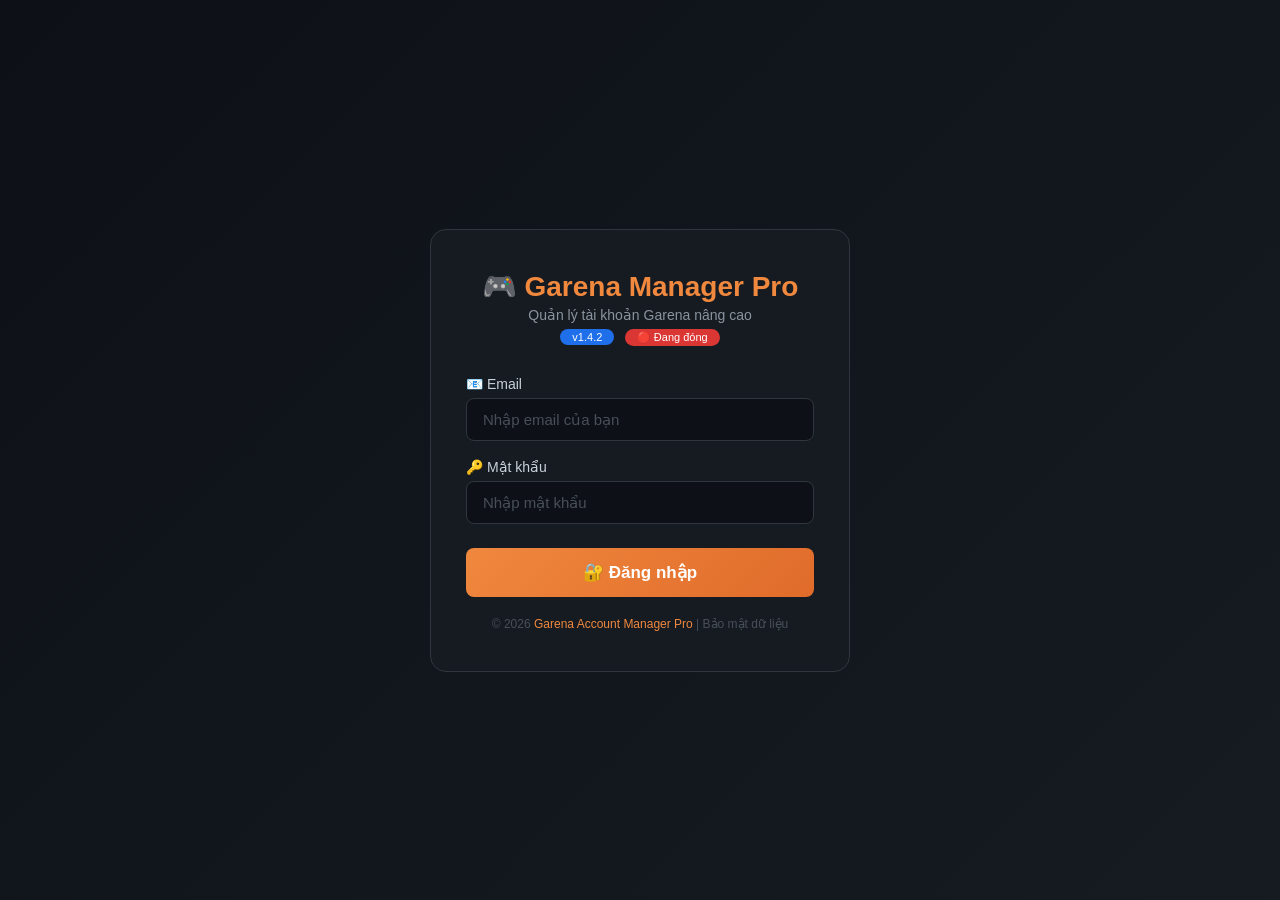
<file: version_website/4.html>
<!DOCTYPE html>
<html lang="vi">
<head>
    <meta charset="UTF-8">
    <meta name="viewport" content="width=device-width, initial-scale=1.0">
    <title>🎮 Garena Account Manager Pro v1.4.2</title>
    <style>
        /* ===== RESET & BASE ===== */
        * {
            margin: 0;
            padding: 0;
            box-sizing: border-box;
        }

        body {
            font-family: 'Segoe UI', Tahoma, Geneva, Verdana, sans-serif;
            background: #0d1117;
            color: #c9d1d9;
            min-height: 100vh;
            transition: background 0.3s, color 0.3s;
        }

        body.light-mode {
            background: #f0f6fc;
            color: #24292e;
        }

        /* ===== SCROLLBAR ===== */
        ::-webkit-scrollbar {
            width: 6px;
            height: 6px;
        }
        ::-webkit-scrollbar-track {
            background: #0d1117;
        }
        ::-webkit-scrollbar-thumb {
            background: #30363d;
            border-radius: 3px;
        }
        ::-webkit-scrollbar-thumb:hover {
            background: #484f58;
        }
        body.light-mode ::-webkit-scrollbar-track {
            background: #f0f6fc;
        }
        body.light-mode ::-webkit-scrollbar-thumb {
            background: #d0d7de;
        }

        /* ===== TIME RESTRICTION OVERLAY ===== */
        .time-restriction {
            display: none;
            justify-content: center;
            align-items: center;
            min-height: 100vh;
            background: linear-gradient(135deg, #0d1117 0%, #161b22 100%);
            text-align: center;
            padding: 20px;
            z-index: 10001;
            position: fixed;
            top: 0;
            left: 0;
            width: 100%;
            height: 100%;
        }

        body.light-mode .time-restriction {
            background: linear-gradient(135deg, #f0f6fc 0%, #e1e8f0 100%);
        }

        .time-restriction.active {
            display: flex;
        }

        .time-restriction .card {
            background: #161b22;
            padding: 50px 40px;
            border-radius: 20px;
            border: 2px solid #f0883e;
            max-width: 550px;
            width: 100%;
            animation: pulse 2s infinite;
        }

        body.light-mode .time-restriction .card {
            background: #ffffff;
            border-color: #f0883e;
        }

        @keyframes pulse {
            0% { transform: scale(1); }
            50% { transform: scale(1.02); }
            100% { transform: scale(1); }
        }

        .time-restriction .card .icon {
            font-size: 72px;
            margin-bottom: 20px;
        }

        .time-restriction .card h2 {
            color: #f0883e;
            font-size: 28px;
            margin-bottom: 12px;
        }

        .time-restriction .card p {
            color: #8b949e;
            font-size: 16px;
            line-height: 1.8;
        }

        .time-restriction .card .time-slots {
            display: flex;
            justify-content: center;
            gap: 20px;
            margin: 20px 0;
            flex-wrap: wrap;
        }

        .time-restriction .card .time-slots .slot {
            background: #0d1117;
            padding: 10px 20px;
            border-radius: 10px;
            border: 1px solid #30363d;
            color: #f0883e;
            font-weight: 600;
        }

        body.light-mode .time-restriction .card .time-slots .slot {
            background: #f6f8fa;
            border-color: #d0d7de;
        }

        .time-restriction .card .admin-note {
            margin-top: 15px;
            color: #58a6ff;
            font-size: 14px;
            padding: 10px;
            background: rgba(88, 166, 255, 0.1);
            border-radius: 8px;
        }

        /* ===== POPUP NOTIFICATION ===== */
        #popupNotification {
            display: none;
            position: fixed;
            top: 0;
            left: 0;
            width: 100%;
            height: 100%;
            background: rgba(0, 0, 0, 0.8);
            backdrop-filter: blur(8px);
            z-index: 99999;
            justify-content: center;
            align-items: center;
            animation: fadeIn 0.3s ease;
        }

        #popupNotification.show {
            display: flex;
        }

        .popup-content {
            background: #161b22;
            border: 2px solid #f0883e;
            border-radius: 20px;
            padding: 40px;
            max-width: 600px;
            width: 90%;
            max-height: 80vh;
            overflow-y: auto;
            animation: slideUp 0.4s ease;
            position: relative;
        }

        body.light-mode .popup-content {
            background: #ffffff;
            border-color: #f0883e;
        }

        .popup-content .popup-header {
            display: flex;
            justify-content: space-between;
            align-items: center;
            margin-bottom: 20px;
            border-bottom: 1px solid #30363d;
            padding-bottom: 15px;
        }

        body.light-mode .popup-content .popup-header {
            border-bottom-color: #d0d7de;
        }

        .popup-content .popup-header h3 {
            color: #f0883e;
            font-size: 22px;
        }

        .popup-content .popup-header .popup-close {
            background: none;
            border: none;
            color: #8b949e;
            font-size: 28px;
            cursor: pointer;
            transition: 0.3s;
            padding: 0 8px;
        }

        .popup-content .popup-header .popup-close:hover {
            color: #f85149;
            transform: rotate(90deg);
        }

        .popup-content .popup-body {
            color: #c9d1d9;
            font-size: 15px;
            line-height: 1.8;
            padding: 10px 0;
        }

        body.light-mode .popup-content .popup-body {
            color: #24292e;
        }

        .popup-content .popup-body .popup-time {
            color: #8b949e;
            font-size: 13px;
            margin-top: 15px;
            padding-top: 15px;
            border-top: 1px solid #30363d;
        }

        body.light-mode .popup-content .popup-body .popup-time {
            border-top-color: #d0d7de;
            color: #57606a;
        }

        .popup-content .popup-footer {
            margin-top: 20px;
            text-align: right;
        }

        .popup-content .popup-footer .btn-close-popup {
            padding: 10px 30px;
            background: #f0883e;
            color: #fff;
            border: none;
            border-radius: 8px;
            cursor: pointer;
            font-weight: 600;
            transition: 0.3s;
            font-size: 15px;
        }

        .popup-content .popup-footer .btn-close-popup:hover {
            background: #e06b2a;
            transform: scale(1.05);
        }

        /* ===== LOGIN PAGE ===== */
        .login-page {
            display: flex;
            justify-content: center;
            align-items: center;
            min-height: 100vh;
            background: linear-gradient(135deg, #0d1117 0%, #161b22 100%);
        }

        body.light-mode .login-page {
            background: linear-gradient(135deg, #f0f6fc 0%, #e1e8f0 100%);
        }

        .login-container {
            background: #161b22;
            padding: 40px 35px;
            border-radius: 16px;
            border: 1px solid #30363d;
            width: 100%;
            max-width: 420px;
            animation: slideUp 0.5s ease;
        }

        body.light-mode .login-container {
            background: #ffffff;
            border-color: #d0d7de;
        }

        @keyframes slideUp {
            from {
                opacity: 0;
                transform: translateY(30px);
            }
            to {
                opacity: 1;
                transform: translateY(0);
            }
        }

        .login-container .logo {
            text-align: center;
            margin-bottom: 30px;
        }

        .login-container .logo h1 {
            color: #f0883e;
            font-size: 28px;
            font-weight: 700;
        }

        .login-container .logo p {
            color: #8b949e;
            font-size: 14px;
            margin-top: 4px;
        }

        .login-container .logo .version {
            display: inline-block;
            background: #1f6feb;
            color: #fff;
            font-size: 11px;
            padding: 2px 12px;
            border-radius: 10px;
            margin-top: 6px;
        }

        .login-container .logo .time-status {
            display: inline-block;
            background: #238636;
            color: #fff;
            font-size: 11px;
            padding: 2px 12px;
            border-radius: 10px;
            margin-top: 6px;
            margin-left: 6px;
        }

        .login-container .logo .time-status.closed {
            background: #da3633;
        }

        .form-group {
            margin-bottom: 18px;
        }

        .form-group label {
            display: block;
            color: #c9d1d9;
            font-size: 14px;
            font-weight: 500;
            margin-bottom: 6px;
        }

        body.light-mode .form-group label {
            color: #24292e;
        }

        .form-group input {
            width: 100%;
            padding: 12px 16px;
            background: #0d1117;
            border: 1px solid #30363d;
            border-radius: 8px;
            color: #c9d1d9;
            font-size: 15px;
            transition: 0.3s;
        }

        body.light-mode .form-group input {
            background: #f6f8fa;
            border-color: #d0d7de;
            color: #24292e;
        }

        .form-group input:focus {
            outline: none;
            border-color: #f0883e;
            box-shadow: 0 0 0 3px rgba(240, 136, 62, 0.15);
        }

        .form-group input::placeholder {
            color: #484f58;
        }

        .btn-login {
            width: 100%;
            padding: 14px;
            background: linear-gradient(135deg, #f0883e 0%, #e06b2a 100%);
            color: #fff;
            border: none;
            border-radius: 8px;
            font-size: 17px;
            font-weight: 600;
            cursor: pointer;
            transition: 0.3s;
            margin-top: 6px;
        }

        .btn-login:hover {
            transform: translateY(-2px);
            box-shadow: 0 6px 24px rgba(240, 136, 62, 0.3);
        }

        .btn-login:disabled {
            opacity: 0.6;
            cursor: not-allowed;
            transform: none;
        }

        .btn-login.loading {
            position: relative;
            color: transparent;
        }

        .btn-login.loading::after {
            content: '';
            position: absolute;
            width: 24px;
            height: 24px;
            top: 50%;
            left: 50%;
            transform: translate(-50%, -50%);
            border: 3px solid #fff;
            border-radius: 50%;
            border-top-color: transparent;
            animation: spin 0.8s linear infinite;
        }

        @keyframes spin {
            to {
                transform: translate(-50%, -50%) rotate(360deg);
            }
        }

        .error-message {
            color: #f85149;
            font-size: 14px;
            text-align: center;
            margin-top: 12px;
            padding: 10px;
            background: rgba(248, 81, 73, 0.1);
            border-radius: 6px;
            display: none;
        }

        .error-message.show {
            display: block;
        }

        .footer-text {
            text-align: center;
            margin-top: 20px;
            color: #484f58;
            font-size: 12px;
        }

        .footer-text span {
            color: #f0883e;
        }

        /* ===== DASHBOARD ===== */
        .dashboard {
            display: none;
            padding: 20px;
            max-width: 1600px;
            margin: 0 auto;
        }

        .dashboard.active {
            display: block;
            animation: fadeIn 0.5s ease;
        }

        @keyframes fadeIn {
            from {
                opacity: 0;
            }
            to {
                opacity: 1;
            }
        }

        /* ===== HEADER ===== */
        .dashboard-header {
            display: flex;
            justify-content: space-between;
            align-items: center;
            flex-wrap: wrap;
            gap: 15px;
            padding: 16px 20px;
            background: #161b22;
            border-radius: 12px;
            border: 1px solid #30363d;
            margin-bottom: 20px;
        }

        body.light-mode .dashboard-header {
            background: #ffffff;
            border-color: #d0d7de;
        }

        .dashboard-header .left {
            display: flex;
            align-items: center;
            gap: 15px;
            flex-wrap: wrap;
        }

        .dashboard-header .left h2 {
            color: #f0883e;
            font-size: 22px;
        }

        .dashboard-header .left .user-email {
            color: #58a6ff;
            font-size: 14px;
            background: #0d1117;
            padding: 4px 14px;
            border-radius: 12px;
            border: 1px solid #30363d;
        }

        body.light-mode .dashboard-header .left .user-email {
            background: #f6f8fa;
            border-color: #d0d7de;
            color: #0969da;
        }

        .dashboard-header .left .admin-badge {
            background: #f0883e;
            color: #fff;
            font-size: 11px;
            padding: 2px 12px;
            border-radius: 10px;
            font-weight: 600;
        }

        .dashboard-header .right {
            display: flex;
            align-items: center;
            gap: 12px;
            flex-wrap: wrap;
        }

        .dashboard-header .right .stats {
            display: flex;
            gap: 16px;
            font-size: 14px;
        }

        .dashboard-header .right .stats .stat-item {
            display: flex;
            align-items: center;
            gap: 6px;
        }

        .dashboard-header .right .stats .stat-item .num {
            font-weight: bold;
            color: #f0883e;
        }

        .btn {
            padding: 8px 18px;
            border: none;
            border-radius: 6px;
            cursor: pointer;
            font-weight: 600;
            transition: 0.3s;
            font-size: 13px;
            color: #fff;
        }

        .btn:hover {
            transform: translateY(-1px);
        }
        .btn:disabled {
            opacity: 0.5;
            cursor: not-allowed;
            transform: none;
        }

        .btn-danger {
            background: #da3633;
        }
        .btn-danger:hover {
            background: #f85149;
        }

        .btn-primary {
            background: #1f6feb;
        }
        .btn-primary:hover {
            background: #388bfd;
        }

        .btn-success {
            background: #238636;
        }
        .btn-success:hover {
            background: #2ea043;
        }

        .btn-warning {
            background: #d29922;
        }
        .btn-warning:hover {
            background: #e3b341;
        }

        .btn-logout {
            background: #da3633;
            color: #fff;
        }
        .btn-logout:hover {
            background: #f85149;
        }

        .btn-refresh {
            background: #1f6feb;
            color: #fff;
        }
        .btn-refresh:hover {
            background: #388bfd;
        }

        .btn-export {
            background: #238636;
            color: #fff;
        }
        .btn-export:hover {
            background: #2ea043;
        }

        .btn-export-txt {
            background: #8b5cf6;
            color: #fff;
        }
        .btn-export-txt:hover {
            background: #a78bfa;
        }

        .btn-import {
            background: #8b5cf6;
            color: #fff;
        }
        .btn-import:hover {
            background: #a78bfa;
        }

        .btn-telegram {
            background: #0088cc;
            color: #fff;
        }
        .btn-telegram:hover {
            background: #0099dd;
        }
        .btn-telegram.active {
            background: #00aa55;
        }

        .btn-theme {
            background: #30363d;
            color: #c9d1d9;
        }
        .btn-theme:hover {
            background: #484f58;
        }
        body.light-mode .btn-theme {
            background: #d0d7de;
            color: #24292e;
        }
        body.light-mode .btn-theme:hover {
            background: #b0b8c0;
        }

        /* ===== FILTER BAR ===== */
        .filter-bar {
            display: flex;
            gap: 12px;
            flex-wrap: wrap;
            padding: 12px 16px;
            background: #161b22;
            border-radius: 10px;
            border: 1px solid #30363d;
            margin-bottom: 16px;
            align-items: center;
        }

        body.light-mode .filter-bar {
            background: #ffffff;
            border-color: #d0d7de;
        }

        .filter-bar input,
        .filter-bar select {
            padding: 8px 14px;
            background: #0d1117;
            border: 1px solid #30363d;
            border-radius: 6px;
            color: #c9d1d9;
            font-size: 13px;
            flex: 1;
            min-width: 130px;
        }

        body.light-mode .filter-bar input,
        body.light-mode .filter-bar select {
            background: #f6f8fa;
            border-color: #d0d7de;
            color: #24292e;
        }

        .filter-bar input:focus,
        .filter-bar select:focus {
            outline: none;
            border-color: #f0883e;
        }

        .filter-bar .filter-label {
            color: #8b949e;
            font-size: 13px;
            white-space: nowrap;
        }

        /* ===== BATCH TOOLBAR ===== */
        .batch-toolbar {
            display: none;
            padding: 10px 16px;
            background: #161b22;
            border-radius: 10px;
            border: 1px solid #30363d;
            margin-bottom: 16px;
            align-items: center;
            gap: 12px;
            flex-wrap: wrap;
        }

        body.light-mode .batch-toolbar {
            background: #ffffff;
            border-color: #d0d7de;
        }

        .batch-toolbar.show {
            display: flex;
        }

        .batch-toolbar .selected-info {
            color: #8b949e;
            font-size: 14px;
        }

        .batch-toolbar .selected-info span {
            color: #f0883e;
            font-weight: 600;
        }

        /* ===== TABLE ===== */
        .table-container {
            background: #161b22;
            border-radius: 12px;
            border: 1px solid #30363d;
            overflow: hidden;
        }

        body.light-mode .table-container {
            background: #ffffff;
            border-color: #d0d7de;
        }

        .table-wrapper {
            overflow-x: auto;
        }

        table {
            width: 100%;
            border-collapse: collapse;
            font-size: 14px;
        }

        thead {
            background: #0d1117;
        }

        body.light-mode thead {
            background: #f6f8fa;
        }

        th {
            padding: 14px 16px;
            text-align: left;
            color: #8b949e;
            font-weight: 600;
            font-size: 12px;
            text-transform: uppercase;
            letter-spacing: 0.5px;
            border-bottom: 1px solid #30363d;
            white-space: nowrap;
        }

        body.light-mode th {
            color: #57606a;
            border-bottom-color: #d0d7de;
        }

        td {
            padding: 12px 16px;
            border-bottom: 1px solid #21262d;
            vertical-align: middle;
        }

        body.light-mode td {
            border-bottom-color: #e1e4e8;
        }

        tr:hover td {
            background: #0d1117;
        }

        body.light-mode tr:hover td {
            background: #f6f8fa;
        }

        tr:last-child td {
            border-bottom: none;
        }

        tr.editing td {
            background: rgba(240, 136, 62, 0.1);
        }

        .username-cell {
            color: #f0883e;
            font-weight: 600;
        }

        .password-cell {
            font-family: 'Courier New', monospace;
            color: #58a6ff;
        }

        .email-cell {
            color: #3fb950;
        }

        .note-cell {
            max-width: 150px;
            overflow: hidden;
            text-overflow: ellipsis;
            white-space: nowrap;
            color: #8b949e;
            font-style: italic;
        }

        .row-checkbox {
            cursor: pointer;
            width: 16px;
            height: 16px;
        }

        .copy-btn {
            background: transparent;
            color: #58a6ff;
            border: 1px solid #30363d;
            padding: 2px 10px;
            border-radius: 4px;
            cursor: pointer;
            font-size: 11px;
            transition: 0.3s;
        }

        .copy-btn:hover {
            background: #1f6feb;
            color: #fff;
            border-color: #1f6feb;
        }

        .edit-btn {
            background: transparent;
            color: #d29922;
            border: 1px solid #30363d;
            padding: 2px 10px;
            border-radius: 4px;
            cursor: pointer;
            font-size: 11px;
            transition: 0.3s;
            margin-right: 4px;
        }

        .edit-btn:hover {
            background: #d29922;
            color: #fff;
            border-color: #d29922;
        }

        .delete-btn {
            background: transparent;
            color: #f85149;
            border: 1px solid #30363d;
            padding: 2px 10px;
            border-radius: 4px;
            cursor: pointer;
            font-size: 11px;
            transition: 0.3s;
        }

        .delete-btn:hover {
            background: #f85149;
            color: #fff;
            border-color: #f85149;
        }

        .save-edit-btn {
            background: #238636;
            color: #fff;
            border: none;
            padding: 2px 10px;
            border-radius: 4px;
            cursor: pointer;
            font-size: 11px;
            transition: 0.3s;
        }

        .save-edit-btn:hover {
            background: #2ea043;
        }

        .cancel-edit-btn {
            background: #da3633;
            color: #fff;
            border: none;
            padding: 2px 10px;
            border-radius: 4px;
            cursor: pointer;
            font-size: 11px;
            transition: 0.3s;
        }

        .cancel-edit-btn:hover {
            background: #f85149;
        }

        .edit-input {
            background: #0d1117;
            border: 1px solid #f0883e;
            border-radius: 4px;
            color: #c9d1d9;
            padding: 4px 8px;
            width: 100%;
            font-size: 13px;
        }

        body.light-mode .edit-input {
            background: #ffffff;
            color: #24292e;
        }

        .edit-input:focus {
            outline: none;
            box-shadow: 0 0 0 2px rgba(240, 136, 62, 0.3);
        }

        .empty-row td {
            text-align: center;
            padding: 40px;
            color: #8b949e;
            font-size: 16px;
        }

        /* ===== PAGINATION ===== */
        .pagination {
            display: flex;
            justify-content: space-between;
            align-items: center;
            flex-wrap: wrap;
            gap: 12px;
            padding: 14px 16px;
            background: #0d1117;
            border-top: 1px solid #30363d;
        }

        body.light-mode .pagination {
            background: #f6f8fa;
            border-top-color: #d0d7de;
        }

        .pagination .info {
            color: #8b949e;
            font-size: 13px;
        }
        .pagination .info span {
            color: #c9d1d9;
            font-weight: 600;
        }
        body.light-mode .pagination .info span {
            color: #24292e;
        }

        .pagination .controls {
            display: flex;
            gap: 6px;
        }

        .pagination .controls button {
            padding: 6px 14px;
            background: #21262d;
            color: #c9d1d9;
            border: 1px solid #30363d;
            border-radius: 4px;
            cursor: pointer;
            transition: 0.3s;
            font-size: 13px;
        }

        body.light-mode .pagination .controls button {
            background: #ffffff;
            border-color: #d0d7de;
            color: #24292e;
        }

        .pagination .controls button:hover:not(:disabled) {
            background: #30363d;
        }
        body.light-mode .pagination .controls button:hover:not(:disabled) {
            background: #f0f6fc;
        }
        .pagination .controls button:disabled {
            opacity: 0.4;
            cursor: not-allowed;
        }
        .pagination .controls button.active {
            background: #f0883e;
            color: #fff;
            border-color: #f0883e;
        }

        /* ===== LOADING ===== */
        .loading-spinner {
            display: flex;
            justify-content: center;
            align-items: center;
            padding: 40px;
            gap: 12px;
            color: #8b949e;
        }

        .loading-spinner .spinner {
            width: 30px;
            height: 30px;
            border: 3px solid #30363d;
            border-radius: 50%;
            border-top-color: #f0883e;
            animation: spin 0.8s linear infinite;
        }

        /* ===== MODAL ===== */
        .modal-overlay {
            display: none;
            position: fixed;
            top: 0;
            left: 0;
            width: 100%;
            height: 100%;
            background: rgba(0, 0, 0, 0.7);
            backdrop-filter: blur(4px);
            z-index: 999;
            justify-content: center;
            align-items: center;
            animation: fadeIn 0.3s ease;
        }

        .modal-overlay.show {
            display: flex;
        }

        .modal {
            background: #161b22;
            border: 1px solid #30363d;
            border-radius: 16px;
            padding: 30px;
            max-width: 500px;
            width: 90%;
            max-height: 90vh;
            overflow-y: auto;
            animation: slideUp 0.3s ease;
        }

        body.light-mode .modal {
            background: #ffffff;
            border-color: #d0d7de;
        }

        .modal h3 {
            color: #f0883e;
            margin-bottom: 20px;
            font-size: 20px;
        }

        .modal .form-group {
            margin-bottom: 14px;
        }

        .modal .form-group label {
            display: block;
            color: #c9d1d9;
            font-size: 13px;
            font-weight: 500;
            margin-bottom: 4px;
        }

        body.light-mode .modal .form-group label {
            color: #24292e;
        }

        .modal .form-group input,
        .modal .form-group select,
        .modal .form-group textarea {
            width: 100%;
            padding: 10px 14px;
            background: #0d1117;
            border: 1px solid #30363d;
            border-radius: 6px;
            color: #c9d1d9;
            font-size: 14px;
            transition: 0.3s;
        }

        body.light-mode .modal .form-group input,
        body.light-mode .modal .form-group select,
        body.light-mode .modal .form-group textarea {
            background: #f6f8fa;
            border-color: #d0d7de;
            color: #24292e;
        }

        .modal .form-group input:focus,
        .modal .form-group select:focus,
        .modal .form-group textarea:focus {
            outline: none;
            border-color: #f0883e;
            box-shadow: 0 0 0 3px rgba(240, 136, 62, 0.15);
        }

        .modal .form-group textarea {
            resize: vertical;
            min-height: 60px;
            font-family: inherit;
        }

        .modal .modal-actions {
            display: flex;
            gap: 10px;
            margin-top: 20px;
            justify-content: flex-end;
        }

        .modal .modal-actions button {
            padding: 10px 24px;
            border: none;
            border-radius: 6px;
            font-weight: 600;
            cursor: pointer;
            transition: 0.3s;
            font-size: 14px;
        }

        .modal .modal-actions .btn-confirm {
            background: #f0883e;
            color: #fff;
        }
        .modal .modal-actions .btn-confirm:hover {
            background: #e06b2a;
        }

        .modal .modal-actions .btn-cancel {
            background: #30363d;
            color: #c9d1d9;
        }
        .modal .modal-actions .btn-cancel:hover {
            background: #484f58;
        }

        body.light-mode .modal .modal-actions .btn-cancel {
            background: #d0d7de;
            color: #24292e;
        }
        body.light-mode .modal .modal-actions .btn-cancel:hover {
            background: #b0b8c0;
        }

        /* ===== TELEGRAM MODAL ===== */
        #telegramModal .modal {
            max-width: 550px;
        }

        #telegramModal .telegram-status {
            display: flex;
            align-items: center;
            gap: 10px;
            padding: 10px 14px;
            border-radius: 8px;
            margin-bottom: 15px;
        }

        #telegramModal .telegram-status.active {
            background: rgba(63, 185, 80, 0.15);
            border: 1px solid #238636;
            color: #3fb950;
        }

        #telegramModal .telegram-status.inactive {
            background: rgba(248, 81, 73, 0.15);
            border: 1px solid #da3633;
            color: #f85149;
        }

        #telegramModal .telegram-status .status-icon {
            font-size: 20px;
        }

        .telegram-info {
            background: #0d1117;
            border-radius: 6px;
            padding: 12px 16px;
            margin: 10px 0;
            border: 1px solid #30363d;
            font-size: 13px;
            color: #8b949e;
        }

        body.light-mode .telegram-info {
            background: #f6f8fa;
            border-color: #d0d7de;
            color: #57606a;
        }

        .telegram-info strong {
            color: #f0883e;
        }

        .btn-test-telegram {
            background: #0088cc;
            color: #fff;
            border: none;
            padding: 8px 20px;
            border-radius: 6px;
            cursor: pointer;
            font-weight: 600;
            transition: 0.3s;
            font-size: 13px;
        }

        .btn-test-telegram:hover {
            background: #0099dd;
        }

        /* ===== NOTIFICATION ===== */
        #notificationContainer {
            position: fixed;
            top: 20px;
            right: 20px;
            z-index: 10000;
            display: flex;
            flex-direction: column;
            gap: 8px;
            max-width: 380px;
            width: 100%;
        }

        .notification {
            padding: 14px 20px;
            border-radius: 8px;
            color: #fff;
            font-weight: 500;
            animation: slideInNotif 0.4s ease;
            box-shadow: 0 8px 24px rgba(0, 0, 0, 0.3);
            display: flex;
            justify-content: space-between;
            align-items: center;
            gap: 12px;
        }

        @keyframes slideInNotif {
            from {
                transform: translateX(100%);
                opacity: 0;
            }
            to {
                transform: translateX(0);
                opacity: 1;
            }
        }

        @keyframes slideOutNotif {
            from {
                transform: translateX(0);
                opacity: 1;
            }
            to {
                transform: translateX(100%);
                opacity: 0;
            }
        }

        .notification.success {
            background: #238636;
        }
        .notification.error {
            background: #da3633;
        }
        .notification.info {
            background: #1f6feb;
        }
        .notification.warning {
            background: #d29922;
        }

        .notification .notif-close-btn {
            background: none;
            border: none;
            color: #fff;
            font-size: 18px;
            cursor: pointer;
            opacity: 0.7;
            padding: 0 4px;
        }
        .notification .notif-close-btn:hover {
            opacity: 1;
        }

        /* ===== RESPONSIVE ===== */
        @media (max-width: 768px) {
            .dashboard-header {
                flex-direction: column;
                align-items: flex-start;
            }
            .dashboard-header .right {
                width: 100%;
                flex-wrap: wrap;
            }
            .dashboard-header .right .stats {
                flex-wrap: wrap;
            }
            .filter-bar {
                flex-direction: column;
            }
            .filter-bar input,
            .filter-bar select {
                width: 100%;
                min-width: unset;
            }
            .pagination {
                flex-direction: column;
                align-items: center;
            }
            th,
            td {
                padding: 8px 10px;
                font-size: 12px;
            }
            .login-container {
                padding: 24px 20px;
                margin: 10px;
            }
            .batch-toolbar {
                flex-direction: column;
                align-items: stretch;
            }
            .modal {
                padding: 20px;
                margin: 10px;
                width: 95%;
            }
            #notificationContainer {
                top: 10px;
                right: 10px;
                left: 10px;
                max-width: unset;
                width: auto;
            }
            .time-restriction .card .time-slots {
                flex-direction: column;
                align-items: center;
            }
            .popup-content {
                padding: 20px;
                margin: 10px;
            }
        }

        /* ===== CONFETTI ===== */
        .confetti {
            position: fixed;
            width: 10px;
            height: 10px;
            pointer-events: none;
            z-index: 9999;
            animation: confettiFall linear forwards;
        }

        @keyframes confettiFall {
            0% {
                transform: translateY(-10px) rotate(0deg);
                opacity: 1;
            }
            100% {
                transform: translateY(100vh) rotate(720deg);
                opacity: 0;
            }
        }
    </style>
</head>
<body>

    <!-- ===== TIME RESTRICTION OVERLAY ===== -->
    <div class="time-restriction" id="timeRestriction">
        <div class="card">
            <div class="icon">⏰</div>
            <h2>Hệ thống đang đóng</h2>
            <p>Website chỉ mở vào các khung giờ:</p>
            <div class="time-slots">
                <div class="slot">🌅 10:00 - 13:00</div>
                <div class="slot">🌙 19:00 - 21:00</div>
            </div>
            <p style="margin-top: 10px; color: #8b949e;">
                Vui lòng quay lại trong khung giờ hoạt động.
            </p>
            <div class="admin-note">
                👑 Admin có thể truy cập bất kỳ lúc nào
            </div>
        </div>
    </div>

    <!-- ===== POPUP NOTIFICATION ===== -->
    <div id="popupNotification">
        <div class="popup-content">
            <div class="popup-header">
                <h3>📢 Thông báo từ Admin</h3>
                <button class="popup-close" id="popupCloseBtn">×</button>
            </div>
            <div class="popup-body" id="popupBody">
                <div id="popupContent">Đang tải thông báo...</div>
                <div class="popup-time" id="popupTime"></div>
            </div>
            <div class="popup-footer">
                <button class="btn-close-popup" id="popupConfirmBtn">✅ Đã đọc</button>
            </div>
        </div>
    </div>

    <!-- ===== LOGIN PAGE ===== -->
    <div class="login-page" id="loginPage">
        <div class="login-container">
            <div class="logo">
                <h1>🎮 Garena Manager Pro</h1>
                <p>Quản lý tài khoản Garena nâng cao</p>
                <span class="version">v1.4.2</span>
                <span class="time-status" id="timeStatus">🟢 Đang mở</span>
            </div>

            <div class="form-group">
                <label>📧 Email</label>
                <input type="email" id="loginEmail" placeholder="Nhập email của bạn" value="">
            </div>

            <div class="form-group">
                <label>🔑 Mật khẩu</label>
                <input type="password" id="loginPassword" placeholder="Nhập mật khẩu" value="">
            </div>

            <button class="btn-login" id="loginBtn">🔐 Đăng nhập</button>

            <div class="error-message" id="loginError"></div>

            <div class="footer-text">
                © 2026 <span>Garena Account Manager Pro</span> | Bảo mật dữ liệu
            </div>
        </div>
    </div>

    <!-- ===== DASHBOARD ===== -->
    <div class="dashboard" id="dashboard">
        <!-- Header -->
        <div class="dashboard-header">
            <div class="left">
                <h2>🎮 Garena Accounts</h2>
                <span class="user-email" id="userEmailDisplay">loading...</span>
                <span id="adminBadge" style="display:none;" class="admin-badge">👑 Admin</span>
                <button class="btn btn-theme" id="themeToggle">🌙 Dark</button>
            </div>
            <div class="right">
                <div class="stats">
                    <div class="stat-item">📦 Tổng: <span class="num" id="totalCount">0</span></div>
                    <div class="stat-item">✅ Thành công: <span class="num" id="successCount">0</span></div>
                    <div class="stat-item">⏳ Pending: <span class="num" id="pendingCount">0</span></div>
                    <div class="stat-item">🔒 Đã khóa: <span class="num" id="lockedCount">0</span></div>
                </div>
                <button class="btn btn-refresh" id="refreshBtn">🔄 Làm mới</button>
                <button class="btn btn-export" id="exportBtn">📥 Export CSV</button>
                <button class="btn btn-export-txt" id="exportTxtBtn">📄 Export TXT</button>
                <button class="btn btn-import" id="importBtn">📥 Import</button>
                <button class="btn btn-telegram" id="telegramBtn">🤖 Telegram</button>
                <button class="btn btn-danger" id="logoutBtn">🚪 Đăng xuất</button>
            </div>
        </div>

        <!-- Filter Bar -->
        <div class="filter-bar">
            <span class="filter-label">🔍 Tìm kiếm:</span>
            <input type="text" id="searchInput" placeholder="Tìm username, email...">

            <span class="filter-label">📊 Status:</span>
            <select id="statusFilter">
                <option value="all">📊 Tất cả</option>
                <option value="success">✅ Thành công</option>
                <option value="pending">⏳ Pending</option>
                <option value="failed">❌ Thất bại</option>
                <option value="locked">🔒 Đã khóa</option>
            </select>

            <span class="filter-label">📅 Ngày tạo:</span>
            <input type="date" id="dateFrom" placeholder="Từ ngày">
            <input type="date" id="dateTo" placeholder="Đến ngày">
            <button class="btn btn-primary" id="dateFilterBtn">📅 Lọc</button>
            <button class="btn btn-warning" id="clearDateBtn">🧹 Xóa</button>
        </div>

        <!-- Batch Toolbar -->
        <div class="batch-toolbar" id="batchToolbar">
            <span class="selected-info">Đã chọn: <span id="selectedCount">0</span> tài khoản</span>
            <button class="btn btn-success" id="batchCopyBtn">📋 Copy</button>
            <button class="btn btn-warning" id="batchLockBtn">🔒 Khóa</button>
            <button class="btn btn-danger" id="batchUnlockBtn">🔓 Mở khóa</button>
            <button class="btn btn-danger" id="batchDeleteBtn">🗑️ Xóa</button>
            <button class="btn btn-danger" id="batchDeleteDateBtn">🗑️ Xóa theo ngày</button>
            <button class="btn btn-danger" id="batchDeleteAllBtn">🗑️ Xóa tất cả</button>
        </div>

        <!-- Table -->
        <div class="table-container">
            <div class="table-wrapper">
                <table>
                    <thead>
                        <tr>
                            <th><input type="checkbox" id="selectAll" class="row-checkbox"></th>
                            <th>#</th>
                            <th>👤 Username</th>
                            <th>🔑 Password</th>
                            <th>📧 Email</th>
                            <th>🔐 Email Pass</th>
                            <th>📅 Ngày tạo</th>
                            <th>📝 Ghi chú</th>
                            <th>⚡ Action</th>
                        </tr>
                    </thead>
                    <tbody id="tableBody">
                        <tr class="empty-row">
                            <td colspan="9">
                                <div class="loading-spinner">
                                    <div class="spinner"></div>
                                    <span>Đang tải dữ liệu...</span>
                                </div>
                            </td>
                        </tr>
                    </tbody>
                </table>
            </div>

            <!-- Pagination -->
            <div class="pagination">
                <div class="info">
                    Hiển thị <span id="startIndex">0</span> - <span id="endIndex">0</span> / <span id="totalItems">0</span>
                </div>
                <div class="controls" id="paginationControls">
                    <button id="prevPage" disabled>‹</button>
                    <button id="nextPage">›</button>
                </div>
            </div>
        </div>
    </div>

    <!-- ===== MODAL ===== -->
    <div class="modal-overlay" id="modalOverlay">
        <div class="modal" id="modalContent">
            <h3 id="modalTitle">📝 Chỉnh sửa tài khoản</h3>
            <div id="modalBody"></div>
            <div class="modal-actions">
                <button class="btn-cancel" id="modalCancel">❌ Hủy</button>
                <button class="btn-confirm" id="modalConfirm">💾 Lưu</button>
            </div>
        </div>
    </div>

    <!-- ===== TELEGRAM MODAL ===== -->
    <div class="modal-overlay" id="telegramModal">
        <div class="modal">
            <h3>🤖 Cấu hình Telegram</h3>
            <div id="telegramBody">
                <div id="telegramStatus" class="telegram-status inactive">
                    <span class="status-icon">⏳</span>
                    <span>Chưa cấu hình</span>
                </div>

                <div class="form-group">
                    <label>🤖 Bot Token</label>
                    <input id="telegramBotToken" placeholder="Nhập Bot Token từ @BotFather">
                    <small style="color:#8b949e;font-size:12px;display:block;margin-top:4px;">
                        💡 Tạo bot tại <strong>@BotFather</strong> trên Telegram, sau đó lấy token
                    </small>
                </div>

                <div class="form-group">
                    <label>💬 Chat ID</label>
                    <input id="telegramChatId" placeholder="Nhập Chat ID của bạn">
                    <small style="color:#8b949e;font-size:12px;display:block;margin-top:4px;">
                        💡 Lấy Chat ID tại <strong>@userinfobot</strong> trên Telegram
                    </small>
                </div>

                <div class="form-group" style="margin-top:10px;">
                    <label>
                        <input type="checkbox" id="telegramEnabled"> 
                        ✅ Bật thông báo Telegram
                    </label>
                </div>

                <div class="telegram-info">
                    <strong>📌 Lưu ý:</strong><br>
                    • Bạn sẽ nhận được báo cáo tự động lúc <strong>19:00</strong> mỗi ngày<br>
                    • Bot sẽ gửi <strong>đúng data</strong> của bạn, không phải của người khác<br>
                    • Bạn có thể hỏi bot để <strong>xóa toàn bộ data</strong> trên website
                </div>

                <div style="margin-top:15px;display:flex;gap:10px;flex-wrap:wrap;">
                    <button class="btn-test-telegram" onclick="testTelegramConnection()">📨 Gửi test</button>
                    <button class="btn btn-success" onclick="sendTelegramTestData()">📊 Gửi data test</button>
                </div>
            </div>
            <div class="modal-actions">
                <button class="btn-cancel" onclick="closeTelegramModal()">❌ Hủy</button>
                <button class="btn-confirm" onclick="saveTelegramConfig()">💾 Lưu cấu hình</button>
            </div>
        </div>
    </div>

    <!-- ===== NOTIFICATION CONTAINER ===== -->
    <div id="notificationContainer"></div>

    <script>
        // ============================================
        // FIREBASE CONFIG
        // ============================================
        const FIREBASE_CONFIG = {
            apiKey: "AIzaSyCYkHYveuBZAnbZt_qZD2iWWy8BkS49dsU",
            authDomain: "garena-auto-register-pro.firebaseapp.com",
            projectId: "garena-auto-register-pro",
            storageBucket: "garena-auto-register-pro.firebasestorage.app",
            messagingSenderId: "306207796959",
            appId: "1:306207796959:web:a7037aba8234f8f357c36a"
        };

        const FIRESTORE_URL =
            `https://firestore.googleapis.com/v1/projects/${FIREBASE_CONFIG.projectId}/databases/(default)/documents`;

        // ============================================
        // TELEGRAM CONFIG
        // ============================================
        const TELEGRAM_BOT_TOKEN = '8262952652:AAGtMZ0Zq5A7Gm2z2UFEbFSDj8PjpVewmOI';

        // ============================================
        // ADMIN EMAIL
        // ============================================
        const ADMIN_EMAIL = 'tuquangnamht2007@gmail.com';

        // ============================================
        // STATE
        // ============================================
        let currentUser = null;
        let allAccounts = [];
        let filteredAccounts = [];
        let currentPage = 1;
        const PAGE_SIZE = 15;
        let isLoading = false;
        let editingRow = null;
        let selectedAccounts = new Set();
        let telegramConfig = null;

        // Cache
        let cache = {
            data: null,
            timestamp: 0,
            userEmail: null
        };
        const CACHE_TTL = 60000;

        // ============================================
        // DOM REFS
        // ============================================
        const loginPage = document.getElementById('loginPage');
        const dashboard = document.getElementById('dashboard');
        const loginEmail = document.getElementById('loginEmail');
        const loginPassword = document.getElementById('loginPassword');
        const loginBtn = document.getElementById('loginBtn');
        const loginError = document.getElementById('loginError');

        const userEmailDisplay = document.getElementById('userEmailDisplay');
        const totalCount = document.getElementById('totalCount');
        const successCount = document.getElementById('successCount');
        const pendingCount = document.getElementById('pendingCount');
        const lockedCount = document.getElementById('lockedCount');
        const tableBody = document.getElementById('tableBody');
        const searchInput = document.getElementById('searchInput');
        const statusFilter = document.getElementById('statusFilter');
        const dateFrom = document.getElementById('dateFrom');
        const dateTo = document.getElementById('dateTo');
        const refreshBtn = document.getElementById('refreshBtn');
        const exportBtn = document.getElementById('exportBtn');
        const exportTxtBtn = document.getElementById('exportTxtBtn');
        const importBtn = document.getElementById('importBtn');
        const logoutBtn = document.getElementById('logoutBtn');
        const themeToggle = document.getElementById('themeToggle');
        const startIndex = document.getElementById('startIndex');
        const endIndex = document.getElementById('endIndex');
        const totalItems = document.getElementById('totalItems');
        const prevPage = document.getElementById('prevPage');
        const nextPage = document.getElementById('nextPage');
        const selectAll = document.getElementById('selectAll');
        const batchToolbar = document.getElementById('batchToolbar');
        const selectedCount = document.getElementById('selectedCount');
        const modalOverlay = document.getElementById('modalOverlay');
        const modalContent = document.getElementById('modalContent');
        const modalTitle = document.getElementById('modalTitle');
        const modalBody = document.getElementById('modalBody');
        const modalConfirm = document.getElementById('modalConfirm');
        const modalCancel = document.getElementById('modalCancel');
        const telegramBtn = document.getElementById('telegramBtn');

        // Popup Notification
        const popupNotification = document.getElementById('popupNotification');
        const popupContent = document.getElementById('popupContent');
        const popupTime = document.getElementById('popupTime');
        const popupCloseBtn = document.getElementById('popupCloseBtn');
        const popupConfirmBtn = document.getElementById('popupConfirmBtn');

        // ============================================
        // TIME RESTRICTION
        // ============================================
        function isTimeAllowed(email) {
            if (email === ADMIN_EMAIL) return true;

            const now = new Date();
            const hours = now.getHours();
            const minutes = now.getMinutes();
            const timeInMinutes = hours * 60 + minutes;

            const slot1Start = 10 * 60;
            const slot1End = 13 * 60;
            const slot2Start = 19 * 60;
            const slot2End = 21 * 60;

            const inSlot1 = timeInMinutes >= slot1Start && timeInMinutes < slot1End;
            const inSlot2 = timeInMinutes >= slot2Start && timeInMinutes < slot2End;

            return inSlot1 || inSlot2;
        }

        function updateTimeStatus() {
            const statusEl = document.getElementById('timeStatus');
            if (!statusEl) return;

            const user = getCurrentUser();
            const email = user ? user.email : '';

            if (email === ADMIN_EMAIL) {
                statusEl.textContent = '👑 Admin';
                statusEl.className = 'time-status';
                return;
            }

            const allowed = isTimeAllowed(email);
            if (allowed) {
                statusEl.textContent = '🟢 Đang mở';
                statusEl.className = 'time-status';
            } else {
                statusEl.textContent = '🔴 Đang đóng';
                statusEl.className = 'time-status closed';
            }
        }

        function checkTimeRestriction(email) {
            if (email === ADMIN_EMAIL) return true;

            const allowed = isTimeAllowed(email);
            const timeRestriction = document.getElementById('timeRestriction');

            if (!allowed) {
                timeRestriction.classList.add('active');
                loginPage.style.display = 'none';
                return false;
            } else {
                timeRestriction.classList.remove('active');
                loginPage.style.display = 'flex';
                return true;
            }
        }

        // ============================================
        // TELEGRAM FUNCTIONS
        // ============================================
        async function getUserTelegramConfig(email) {
            try {
                const token = getToken();
                if (!token) return null;

                const url = `${FIRESTORE_URL}/telegram_configs/${email}?key=${FIREBASE_CONFIG.apiKey}`;
                const response = await fetch(url, {
                    headers: { 'Authorization': `Bearer ${token}` }
                });

                if (response.status === 404) return null;
                if (!response.ok) {
                    const error = await response.text();
                    console.error('Lỗi lấy config:', error);
                    return null;
                }

                const data = await response.json();
                const fields = data.fields || {};
                return {
                    botToken: fields.botToken?.stringValue || '',
                    chatId: fields.chatId?.stringValue || '',
                    enabled: fields.enabled?.booleanValue || false,
                    updatedAt: fields.updatedAt?.stringValue || ''
                };
            } catch (error) {
                console.error('Lỗi lấy Telegram config:', error);
                return null;
            }
        }

        async function saveUserTelegramConfig(email, config) {
            try {
                const token = getToken();
                if (!token) return false;

                const url = `${FIRESTORE_URL}/telegram_configs/${email}?key=${FIREBASE_CONFIG.apiKey}`;
                const fields = {
                    botToken: { stringValue: config.botToken || '' },
                    chatId: { stringValue: config.chatId || '' },
                    enabled: { booleanValue: config.enabled || false },
                    updatedAt: { stringValue: new Date().toISOString() },
                    userEmail: { stringValue: email }
                };

                const response = await fetch(url, {
                    method: 'PATCH',
                    headers: {
                        'Authorization': `Bearer ${token}`,
                        'Content-Type': 'application/json'
                    },
                    body: JSON.stringify({ fields })
                });

                if (!response.ok) {
                    const error = await response.text();
                    console.error('Lỗi lưu config:', error);
                    return false;
                }

                return true;
            } catch (error) {
                console.error('Lỗi lưu Telegram config:', error);
                return false;
            }
        }

        async function sendTelegramMessage(chatId, message) {
            try {
                const url = `https://api.telegram.org/bot${TELEGRAM_BOT_TOKEN}/sendMessage`;
                const response = await fetch(url, {
                    method: 'POST',
                    headers: { 'Content-Type': 'application/json' },
                    body: JSON.stringify({
                        chat_id: chatId,
                        text: message,
                        parse_mode: 'HTML'
                    })
                });
                return await response.json();
            } catch (error) {
                console.error('Lỗi gửi Telegram:', error);
                return null;
            }
        }

        async function sendTelegramFile(chatId, content, filename) {
            try {
                const url = `https://api.telegram.org/bot${TELEGRAM_BOT_TOKEN}/sendDocument`;
                const formData = new FormData();
                const blob = new Blob(['\uFEFF' + content], { type: 'text/plain;charset=utf-8' });
                formData.append('chat_id', chatId);
                formData.append('document', blob, filename);
                formData.append('caption', `📦 File xuất: ${filename}`);

                const response = await fetch(url, {
                    method: 'POST',
                    body: formData
                });
                return await response.json();
            } catch (error) {
                console.error('Lỗi gửi file Telegram:', error);
                return null;
            }
        }

        async function sendTelegramReportToUser(email) {
            try {
                const config = await getUserTelegramConfig(email);
                if (!config || !config.enabled || !config.chatId) {
                    console.log(`User ${email} chưa cấu hình Telegram`);
                    return;
                }

                // Lấy data của user
                const userData = await fetchUserAccounts(email);
                if (!userData) return;

                const total = userData.length;
                const success = userData.filter(a => a.status === 'success').length;
                const pending = userData.filter(a => a.status === 'pending').length;
                const locked = userData.filter(a => a.status === 'locked').length;
                const failed = userData.filter(a => a.status === 'failed').length;

                // Tạo file txt username|password
                let fileContent = '';
                userData.forEach(acc => {
                    fileContent += `${acc.username}|${acc.password}\n`;
                });

                // Gửi báo cáo
                const report = `
📊 <b>BÁO CÁO TÀI KHOẢN</b>
📅 Ngày: ${new Date().toLocaleDateString('vi-VN')}
🕐 Thời gian: ${new Date().toLocaleTimeString('vi-VN')}

📦 <b>Tổng số:</b> ${total} tài khoản
✅ Thành công: ${success}
⏳ Pending: ${pending}
🔒 Đã khóa: ${locked}
❌ Thất bại: ${failed}

📈 <b>Tỷ lệ thành công:</b> ${total > 0 ? Math.round(success/total*100) : 0}%

💡 <b>Lưu ý:</b> File đính kèm chứa danh sách username|password
🔄 Để xóa toàn bộ data, gửi lệnh: <code>/delete_all_data</code>
                `;

                await sendTelegramMessage(config.chatId, report);
                await sendTelegramFile(config.chatId, fileContent, `accounts_${email}_${Date.now()}.txt`);

                console.log(`✅ Đã gửi báo cáo Telegram cho ${email}`);
            } catch (error) {
                console.error('Lỗi gửi báo cáo:', error);
            }
        }

        async function fetchUserAccounts(email) {
            try {
                const token = getToken();
                if (!token) return null;

                const collection = getUserCollection(email);
                let allDocs = [];
                let pageToken = null;
                let hasMore = true;
                const MAX_DOCS = 2000;
                const BATCH_SIZE = 300;

                while (hasMore && allDocs.length < MAX_DOCS) {
                    let url = `${FIRESTORE_URL}/${collection}?pageSize=${BATCH_SIZE}`;
                    if (pageToken) {
                        url += `&pageToken=${pageToken}`;
                    }

                    const response = await fetch(url, {
                        headers: {
                            'Authorization': `Bearer ${token}`,
                            'Content-Type': 'application/json'
                        }
                    });

                    if (!response.ok) {
                        if (response.status === 404) {
                            break;
                        }
                        break;
                    }

                    const data = await response.json();
                    const docs = data.documents || [];

                    for (const doc of docs) {
                        const fields = doc.fields || {};
                        const account = {
                            docId: doc.name.split('/').pop(),
                            username: fields.username?.stringValue || '',
                            password: fields.password?.stringValue || '',
                            email: fields.email?.stringValue || '',
                            emailPassword: fields.emailPassword?.stringValue || '',
                            registeredAt: fields.registeredAt?.stringValue || '',
                            status: fields.status?.stringValue || 'success',
                            note: fields.note?.stringValue || ''
                        };
                        allDocs.push(account);
                    }

                    pageToken = data.nextPageToken || null;
                    hasMore = !!pageToken && allDocs.length < MAX_DOCS;
                }

                return allDocs;
            } catch (error) {
                console.error('Lỗi fetch user data:', error);
                return null;
            }
        }

        // ============================================
        // TELEGRAM UI FUNCTIONS
        // ============================================
        async function showTelegramConfig() {
            const config = await getUserTelegramConfig(currentUser.email);
            telegramConfig = config || { botToken: '', chatId: '', enabled: false };

            document.getElementById('telegramBotToken').value = telegramConfig.botToken || '';
            document.getElementById('telegramChatId').value = telegramConfig.chatId || '';
            document.getElementById('telegramEnabled').checked = telegramConfig.enabled || false;

            updateTelegramStatus();
            document.getElementById('telegramModal').classList.add('show');
        }

        function closeTelegramModal() {
            document.getElementById('telegramModal').classList.remove('show');
        }

        function updateTelegramStatus() {
            const statusEl = document.getElementById('telegramStatus');
            const enabled = document.getElementById('telegramEnabled').checked;
            const botToken = document.getElementById('telegramBotToken').value.trim();
            const chatId = document.getElementById('telegramChatId').value.trim();

            if (enabled && botToken && chatId) {
                statusEl.className = 'telegram-status active';
                statusEl.innerHTML = `
                    <span class="status-icon">✅</span>
                    <span>Đã kết nối Telegram! Bạn sẽ nhận báo cáo lúc 19:00 hàng ngày</span>
                `;
            } else if (enabled && (!botToken || !chatId)) {
                statusEl.className = 'telegram-status inactive';
                statusEl.innerHTML = `
                    <span class="status-icon">⚠️</span>
                    <span>Đã bật nhưng chưa nhập đầy đủ Bot Token và Chat ID</span>
                `;
            } else {
                statusEl.className = 'telegram-status inactive';
                statusEl.innerHTML = `
                    <span class="status-icon">⏳</span>
                    <span>Chưa cấu hình</span>
                `;
            }
        }

        // Thêm event listeners cho các input
        document.getElementById('telegramBotToken').addEventListener('input', updateTelegramStatus);
        document.getElementById('telegramChatId').addEventListener('input', updateTelegramStatus);
        document.getElementById('telegramEnabled').addEventListener('change', updateTelegramStatus);

        async function saveTelegramConfig() {
            const botToken = document.getElementById('telegramBotToken').value.trim();
            const chatId = document.getElementById('telegramChatId').value.trim();
            const enabled = document.getElementById('telegramEnabled').checked;

            if (enabled && (!botToken || !chatId)) {
                showNotification('⚠️ Vui lòng nhập Bot Token và Chat ID!', 'warning');
                return;
            }

            const config = { botToken, chatId, enabled };
            const success = await saveUserTelegramConfig(currentUser.email, config);

            if (success) {
                telegramConfig = config;
                closeTelegramModal();
                showNotification('✅ Đã lưu cấu hình Telegram!', 'success');

                // Test gửi tin nhắn nếu bật
                if (enabled && chatId) {
                    const testMsg = `
✅ <b>Kết nối thành công!</b>
👤 User: ${currentUser.email}
🕐 Thời gian: ${new Date().toLocaleString()}

📌 Bạn sẽ nhận báo cáo tự động lúc <b>19:00</b> mỗi ngày
💡 Để xóa toàn bộ data, gửi lệnh: <code>/delete_all_data</code>
                    `;
                    await sendTelegramMessage(chatId, testMsg);
                }
            } else {
                showNotification('❌ Lỗi lưu cấu hình!', 'error');
            }
        }

        async function testTelegramConnection() {
            const botToken = document.getElementById('telegramBotToken').value.trim();
            const chatId = document.getElementById('telegramChatId').value.trim();

            if (!botToken || !chatId) {
                showNotification('⚠️ Vui lòng nhập Bot Token và Chat ID!', 'warning');
                return;
            }

            try {
                const result = await sendTelegramMessage(chatId, '✅ <b>Test kết nối thành công!</b>\n\n📌 Bạn đã cấu hình đúng!');
                if (result && result.ok) {
                    showNotification('✅ Gửi tin nhắn test thành công!', 'success');
                } else {
                    showNotification('❌ Lỗi: ' + (result?.description || 'Không xác định'), 'error');
                }
            } catch (error) {
                showNotification('❌ Lỗi kết nối: ' + error.message, 'error');
            }
        }

        async function sendTelegramTestData() {
            const chatId = document.getElementById('telegramChatId').value.trim();
            if (!chatId) {
                showNotification('⚠️ Vui lòng nhập Chat ID trước!', 'warning');
                return;
            }

            if (allAccounts.length === 0) {
                showNotification('📭 Không có data để gửi!', 'warning');
                return;
            }

            try {
                let content = '';
                allAccounts.slice(0, 10).forEach(acc => {
                    content += `${acc.username}|${acc.password}\n`;
                });

                if (allAccounts.length > 10) {
                    content += `\n... và ${allAccounts.length - 10} tài khoản khác`;
                }

                await sendTelegramFile(chatId, content, `test_data_${Date.now()}.txt`);
                showNotification(`✅ Đã gửi ${Math.min(10, allAccounts.length)} tài khoản test!`, 'success');
            } catch (error) {
                showNotification('❌ Lỗi: ' + error.message, 'error');
            }
        }

        // ============================================
        // AUTH FUNCTIONS
        // ============================================
        async function signIn(email, password) {
            const url =
                `https://www.googleapis.com/identitytoolkit/v3/relyingparty/verifyPassword?key=${FIREBASE_CONFIG.apiKey}`;

            const response = await fetch(url, {
                method: 'POST',
                headers: { 'Content-Type': 'application/json' },
                body: JSON.stringify({ email, password, returnSecureToken: true })
            });

            if (!response.ok) {
                const error = await response.json();
                throw new Error(error.error?.message || 'Đăng nhập thất bại');
            }

            const data = await response.json();
            currentUser = {
                email: data.email,
                localId: data.localId,
                idToken: data.idToken,
                refreshToken: data.refreshToken,
                expiresIn: data.expiresIn,
                loginTime: Date.now()
            };

            sessionStorage.setItem('garena_user', JSON.stringify(currentUser));
            return currentUser;
        }

        function getCurrentUser() {
            const stored = sessionStorage.getItem('garena_user');
            if (stored) {
                try {
                    const user = JSON.parse(stored);
                    const expiresAt = user.loginTime + (parseInt(user.expiresIn) * 1000);
                    if (Date.now() < expiresAt) {
                        return user;
                    }
                    sessionStorage.removeItem('garena_user');
                } catch (e) {}
            }
            return null;
        }

        function logout() {
            sessionStorage.removeItem('garena_user');
            currentUser = null;
            allAccounts = [];
            filteredAccounts = [];
            selectedAccounts = new Set();
            dashboard.classList.remove('active');
            loginPage.style.display = 'flex';
            document.getElementById('timeRestriction').classList.remove('active');
            updateTimeStatus();
            popupNotification.classList.remove('show');
        }

        function getToken() {
            if (!currentUser) return null;
            const expiresAt = currentUser.loginTime + (parseInt(currentUser.expiresIn) * 1000);
            if (Date.now() >= expiresAt) {
                logout();
                return null;
            }
            return currentUser.idToken;
        }

        // ============================================
        // CHANGE PASSWORD
        // ============================================
        async function changePassword(newPassword) {
            const token = getToken();
            if (!token) {
                logout();
                return;
            }

            const url =
                `https://www.googleapis.com/identitytoolkit/v3/relyingparty/setAccountInfo?key=${FIREBASE_CONFIG.apiKey}`;

            const response = await fetch(url, {
                method: 'POST',
                headers: { 'Content-Type': 'application/json' },
                body: JSON.stringify({
                    idToken: token,
                    password: newPassword,
                    returnSecureToken: true
                })
            });

            if (!response.ok) {
                const error = await response.json();
                throw new Error(error.error?.message || 'Đổi mật khẩu thất bại');
            }

            const data = await response.json();
            currentUser.idToken = data.idToken;
            currentUser.loginTime = Date.now();
            sessionStorage.setItem('garena_user', JSON.stringify(currentUser));
            return data;
        }

        // ============================================
        // FIRESTORE HELPERS
        // ============================================
        function getUserCollection(email) {
            let sanitized = email
                .replace(/@/g, '_at_')
                .replace(/\./g, '_dot_')
                .replace(/[^a-zA-Z0-9_]/g, '_');

            if (sanitized.match(/^[0-9]/)) {
                sanitized = '_' + sanitized;
            }
            if (sanitized.length > 100) {
                sanitized = sanitized.substring(0, 100);
            }
            return `account_garena_${sanitized}`;
        }

        function generateDocId() {
            return 'doc_' + Date.now() + '_' + Math.random().toString(36).substr(2, 6);
        }

        // ============================================
        // FETCH ACCOUNTS
        // ============================================
        async function fetchAccounts(forceRefresh = false) {
            if (!currentUser) return;

            const token = getToken();
            if (!token) {
                logout();
                return;
            }

            const now = Date.now();
            if (!forceRefresh && cache.data && cache.userEmail === currentUser.email &&
                (now - cache.timestamp) < CACHE_TTL) {
                allAccounts = cache.data;
                applyFilters();
                loadAdminNotification();
                return;
            }

            if (isLoading) return;
            isLoading = true;
            refreshBtn.disabled = true;
            showLoading();

            try {
                const collection = getUserCollection(currentUser.email);
                let allDocs = [];
                let pageToken = null;
                let hasMore = true;
                const MAX_DOCS = 2000;
                const BATCH_SIZE = 300;

                while (hasMore && allDocs.length < MAX_DOCS) {
                    let url =
                        `${FIRESTORE_URL}/${collection}?pageSize=${BATCH_SIZE}`;
                    if (pageToken) {
                        url += `&pageToken=${pageToken}`;
                    }

                    const response = await fetch(url, {
                        headers: {
                            'Authorization': `Bearer ${token}`,
                            'Content-Type': 'application/json'
                        }
                    });

                    if (!response.ok) {
                        if (response.status === 404) {
                            break;
                        }
                        const errorText = await response.text();
                        throw new Error(`HTTP ${response.status}: ${errorText}`);
                    }

                    const data = await response.json();
                    const docs = data.documents || [];

                    for (const doc of docs) {
                        const fields = doc.fields || {};
                        const account = {
                            docId: doc.name.split('/').pop(),
                            username: fields.username?.stringValue || '',
                            password: fields.password?.stringValue || '',
                            email: fields.email?.stringValue || '',
                            emailPassword: fields.emailPassword?.stringValue || '',
                            proxy: fields.proxy?.stringValue || 'direct',
                            proxyIP: fields.proxyIP?.stringValue || '',
                            registeredAt: fields.registeredAt?.stringValue || '',
                            status: fields.status?.stringValue || 'success',
                            deviceId: fields.deviceId?.stringValue || '',
                            userEmail: fields.userEmail?.stringValue || currentUser.email,
                            note: fields.note?.stringValue || ''
                        };
                        allDocs.push(account);
                    }

                    pageToken = data.nextPageToken || null;
                    hasMore = !!pageToken && allDocs.length < MAX_DOCS;
                    await sleep(150);
                }

                allDocs.sort((a, b) => {
                    if (!a.registeredAt) return 1;
                    if (!b.registeredAt) return -1;
                    return new Date(b.registeredAt) - new Date(a.registeredAt);
                });

                allAccounts = allDocs;
                cache.data = allDocs;
                cache.timestamp = now;
                cache.userEmail = currentUser.email;

                applyFilters();

            } catch (error) {
                console.error('❌ Lỗi fetch:', error);
                showError('Không thể tải dữ liệu: ' + error.message);
                if (cache.data && cache.userEmail === currentUser.email) {
                    allAccounts = cache.data;
                    applyFilters();
                }
            } finally {
                isLoading = false;
                refreshBtn.disabled = false;
            }
        }

        // ============================================
        // ADMIN NOTIFICATION (POPUP)
        // ============================================
        let notificationShown = false;
        let lastNotification = null;

        async function loadAdminNotification() {
            try {
                const url =
                    'https://raw.githubusercontent.com/tuquangnam-developer/Garena-Auto-Register-Pro-Data/refs/heads/main/Notification.html';
                const response = await fetch(url);
                if (!response.ok) throw new Error('Không thể tải thông báo');

                const html = await response.text();
                const parser = new DOMParser();
                const doc = parser.parseFromString(html, 'text/html');

                const content = doc.querySelector('.content') || doc.querySelector('body');
                const time = doc.querySelector('.time') || doc.querySelector('.timestamp');

                let contentText = '';
                let timeText = '';

                if (content) {
                    contentText = content.innerHTML || content.textContent;
                } else if (html.trim()) {
                    contentText = html.trim();
                }

                if (time) {
                    timeText = '📅 ' + (time.textContent || new Date().toLocaleString());
                } else {
                    timeText = '📅 ' + new Date().toLocaleString();
                }

                lastNotification = {
                    content: contentText,
                    time: timeText
                };

                if (!notificationShown && contentText) {
                    showNotificationPopup(contentText, timeText);
                    notificationShown = true;
                }

            } catch (error) {
                console.log('Không thể tải thông báo admin:', error);
            }
        }

        function showNotificationPopup(content, time) {
            popupContent.innerHTML = content;
            popupTime.textContent = time;
            popupNotification.classList.add('show');
        }

        function closePopup() {
            popupNotification.classList.remove('show');
        }

        popupCloseBtn.addEventListener('click', closePopup);
        popupConfirmBtn.addEventListener('click', closePopup);
        popupNotification.addEventListener('click', (e) => {
            if (e.target === popupNotification) closePopup();
        });

        // ============================================
        // FILTER + PAGINATION
        // ============================================
        function applyFilters() {
            const search = searchInput.value.toLowerCase().trim();
            const status = statusFilter.value;
            const fromDate = dateFrom.value;
            const toDate = dateTo.value;

            filteredAccounts = allAccounts.filter(acc => {
                if (search) {
                    const username = (acc.username || '').toLowerCase();
                    const email = (acc.email || '').toLowerCase();
                    if (!username.includes(search) && !email.includes(search)) {
                        return false;
                    }
                }

                if (status !== 'all') {
                    const accStatus = (acc.status || 'success').toLowerCase();
                    if (accStatus !== status.toLowerCase()) {
                        return false;
                    }
                }

                if (fromDate && acc.registeredAt) {
                    const accDate = acc.registeredAt.split('T')[0];
                    if (accDate < fromDate) return false;
                }
                if (toDate && acc.registeredAt) {
                    const accDate = acc.registeredAt.split('T')[0];
                    if (accDate > toDate) return false;
                }

                return true;
            });

            currentPage = 1;
            selectedAccounts.clear();
            updateBatchToolbar();
            renderTable();
            updateStats();
            updatePagination();
        }

        function renderTable() {
            const start = (currentPage - 1) * PAGE_SIZE;
            const end = Math.min(start + PAGE_SIZE, filteredAccounts.length);
            const pageData = filteredAccounts.slice(start, end);

            if (pageData.length === 0) {
                tableBody.innerHTML = `
                    <tr class="empty-row">
                        <td colspan="9">
                            ${allAccounts.length === 0 ? '📭 Chưa có tài khoản nào được tạo' : '🔍 Không tìm thấy kết quả'}
                        </td>
                    </tr>
                `;
                return;
            }

            let html = '';
            pageData.forEach((acc, index) => {
                const num = start + index + 1;
                const date = acc.registeredAt ? formatDate(acc.registeredAt) : '-';
                const isChecked = selectedAccounts.has(acc.docId || acc.username);

                html += `
                    <tr data-docid="${acc.docId || ''}" data-username="${acc.username}">
                        <td><input type="checkbox" class="row-checkbox row-select" ${isChecked ? 'checked' : ''}></td>
                        <td>${num}</td>
                        <td class="username-cell">${escapeHtml(acc.username || '-')}</td>
                        <td class="password-cell">${escapeHtml(acc.password || '-')}</td>
                        <td class="email-cell">${escapeHtml(acc.email || '-')}</td>
                        <td>${escapeHtml(acc.emailPassword || '-')}</td>
                        <td>${date}</td>
                        <td class="note-cell" title="${escapeHtml(acc.note || '')}">${escapeHtml(acc.note || '')}</td>
                        <td>
                            <button class="edit-btn" onclick="startEdit('${acc.docId || ''}')">✏️</button>
                            <button class="copy-btn" onclick='copyText("${escapeHtml(acc.username)}:${escapeHtml(acc.password)}")'>📋</button>
                            <button class="delete-btn" onclick="deleteAccount('${acc.docId || ''}', '${escapeHtml(acc.username)}')">🗑️</button>
                        </td>
                    </tr>
                `;
            });

            tableBody.innerHTML = html;

            document.querySelectorAll('.row-select').forEach(cb => {
                cb.addEventListener('change', function() {
                    const row = this.closest('tr');
                    const docId = row.dataset.docid;
                    if (this.checked) {
                        selectedAccounts.add(docId);
                    } else {
                        selectedAccounts.delete(docId);
                    }
                    updateBatchToolbar();
                    updateSelectAll();
                });
            });

            updatePaginationInfo();
        }

        function updateSelectAll() {
            const checkboxes = document.querySelectorAll('.row-select');
            const checked = document.querySelectorAll('.row-select:checked');
            selectAll.checked = checkboxes.length > 0 && checkboxes.length === checked.length;
            selectAll.indeterminate = checked.length > 0 && checked.length < checkboxes.length;
        }

        selectAll.addEventListener('change', function() {
            document.querySelectorAll('.row-select').forEach(cb => {
                cb.checked = this.checked;
                const row = cb.closest('tr');
                const docId = row.dataset.docid;
                if (this.checked) {
                    selectedAccounts.add(docId);
                } else {
                    selectedAccounts.delete(docId);
                }
            });
            updateBatchToolbar();
        });

        function updateBatchToolbar() {
            const count = selectedAccounts.size;
            selectedCount.textContent = count;
            if (count > 0) {
                batchToolbar.classList.add('show');
            } else {
                batchToolbar.classList.remove('show');
            }
        }

        function getSelectedAccountsData() {
            return allAccounts.filter(acc => selectedAccounts.has(acc.docId || acc.username));
        }

        function updateStats() {
            const total = allAccounts.length;
            const success = allAccounts.filter(a => (a.status || 'success') === 'success').length;
            const pending = allAccounts.filter(a => (a.status || '').toLowerCase() === 'pending').length;
            const locked = allAccounts.filter(a => (a.status || '').toLowerCase() === 'locked').length;

            totalCount.textContent = total;
            successCount.textContent = success;
            pendingCount.textContent = pending;
            lockedCount.textContent = locked;
        }

        function updatePaginationInfo() {
            const total = filteredAccounts.length;
            const start = total === 0 ? 0 : (currentPage - 1) * PAGE_SIZE + 1;
            const end = Math.min(currentPage * PAGE_SIZE, total);
            startIndex.textContent = start;
            endIndex.textContent = end;
            totalItems.textContent = total;
        }

        function updatePagination() {
            const totalPages = Math.ceil(filteredAccounts.length / PAGE_SIZE);
            prevPage.disabled = currentPage <= 1;
            nextPage.disabled = currentPage >= totalPages || totalPages === 0;
        }

        function formatDate(dateStr) {
            if (!dateStr) return '-';
            try {
                const d = new Date(dateStr);
                return d.toLocaleDateString('vi-VN') + ' ' + d.toLocaleTimeString('vi-VN', { hour: '2-digit', minute: '2-digit' });
            } catch {
                return dateStr;
            }
        }

        // ============================================
        // CRUD OPERATIONS
        // ============================================

        function startEdit(docId) {
            if (editingRow) {
                cancelEdit();
            }

            const rows = document.querySelectorAll('tr');
            let targetRow = null;
            let account = null;

            for (const row of rows) {
                if (row.dataset.docid === docId) {
                    targetRow = row;
                    const data = allAccounts.find(a => (a.docId || a.username) === docId);
                    if (data) account = data;
                    break;
                }
            }

            if (!targetRow || !account) return;

            editingRow = targetRow;
            targetRow.classList.add('editing');

            const cells = targetRow.querySelectorAll('td');

            cells[2].innerHTML = `<input class="edit-input" id="editUsername" value="${escapeHtml(account.username)}">`;
            cells[3].innerHTML = `<input class="edit-input" id="editPassword" value="${escapeHtml(account.password)}">`;
            cells[4].innerHTML = `<input class="edit-input" id="editEmail" value="${escapeHtml(account.email)}">`;
            cells[5].innerHTML = `<input class="edit-input" id="editEmailPass" value="${escapeHtml(account.emailPassword)}">`;
            cells[6].innerHTML = `<input class="edit-input" id="editDate" value="${account.registeredAt ? account.registeredAt.split('T')[0] : ''}" type="date">`;
            cells[7].innerHTML = `<input class="edit-input" id="editNote" value="${escapeHtml(account.note || '')}" placeholder="Ghi chú...">`;
            cells[8].innerHTML = `
                <button class="save-edit-btn" onclick="saveEdit()">💾 Lưu</button>
                <button class="cancel-edit-btn" onclick="cancelEdit()">❌</button>
            `;
        }

        async function saveEdit() {
            if (!editingRow) return;

            const docId = editingRow.dataset.docid;
            const newData = {
                username: document.getElementById('editUsername').value.trim(),
                password: document.getElementById('editPassword').value.trim(),
                email: document.getElementById('editEmail').value.trim(),
                emailPassword: document.getElementById('editEmailPass').value.trim(),
                registeredAt: document.getElementById('editDate').value ? 
                    new Date(document.getElementById('editDate').value).toISOString() : new Date().toISOString(),
                note: document.getElementById('editNote').value.trim()
            };

            if (!newData.username || !newData.password) {
                showNotification('⚠️ Username và Password không được để trống!', 'warning');
                return;
            }

            try {
                await updateAccountInFirestore(docId, newData);
                showNotification(`✅ Đã cập nhật tài khoản ${newData.username}!`, 'success');
                await fetchAccounts(true);
                cancelEdit();
            } catch (error) {
                showNotification('❌ Lỗi: ' + error.message, 'error');
            }
        }

        function cancelEdit() {
            if (editingRow) {
                editingRow.classList.remove('editing');
                editingRow = null;
            }
            renderTable();
        }

        async function updateAccountInFirestore(docId, data) {
            const token = getToken();
            if (!token) {
                logout();
                return;
            }

            const collection = getUserCollection(currentUser.email);
            const url = `${FIRESTORE_URL}/${collection}/${docId}?key=${FIREBASE_CONFIG.apiKey}`;

            const fields = {
                username: { stringValue: data.username },
                password: { stringValue: data.password },
                email: { stringValue: data.email || '' },
                emailPassword: { stringValue: data.emailPassword || '' },
                registeredAt: { stringValue: data.registeredAt || new Date().toISOString() },
                note: { stringValue: data.note || '' },
                userEmail: { stringValue: currentUser.email }
            };

            const response = await fetch(url, {
                method: 'PATCH',
                headers: {
                    'Authorization': `Bearer ${token}`,
                    'Content-Type': 'application/json'
                },
                body: JSON.stringify({ fields })
            });

            if (!response.ok) {
                const error = await response.text();
                throw new Error(error);
            }

            return await response.json();
        }

        async function deleteAccount(docId, username) {
            if (!confirm(`⚠️ Bạn có chắc muốn xóa tài khoản "${username}"?`)) return;

            try {
                await deleteFromFirestore(docId);
                showNotification(`✅ Đã xóa tài khoản ${username}!`, 'success');
                await fetchAccounts(true);
            } catch (error) {
                showNotification('❌ Lỗi: ' + error.message, 'error');
            }
        }

        document.getElementById('batchDeleteBtn').addEventListener('click', async () => {
            const selected = getSelectedAccountsData();
            if (selected.length === 0) {
                showNotification('⚠️ Vui lòng chọn tài khoản để xóa!', 'warning');
                return;
            }

            if (!confirm(`⚠️ Bạn có chắc muốn xóa ${selected.length} tài khoản đã chọn?`)) return;

            try {
                for (const acc of selected) {
                    await deleteFromFirestore(acc.docId);
                }
                showNotification(`✅ Đã xóa ${selected.length} tài khoản!`, 'success');
                selectedAccounts.clear();
                await fetchAccounts(true);
            } catch (error) {
                showNotification('❌ Lỗi: ' + error.message, 'error');
            }
        });

        document.getElementById('batchDeleteDateBtn').addEventListener('click', () => {
            showDeleteByDateModal();
        });

        function showDeleteByDateModal() {
            modalTitle.textContent = '🗑️ Xóa tài khoản theo ngày';
            modalBody.innerHTML = `
                <div class="form-group">
                    <label>📅 Từ ngày</label>
                    <input type="date" id="deleteFromDate">
                </div>
                <div class="form-group">
                    <label>📅 Đến ngày</label>
                    <input type="date" id="deleteToDate">
                </div>
                <div class="form-group">
                    <label>📊 Status (tùy chọn)</label>
                    <select id="deleteStatus">
                        <option value="all">Tất cả</option>
                        <option value="success">✅ Thành công</option>
                        <option value="pending">⏳ Pending</option>
                        <option value="failed">❌ Thất bại</option>
                        <option value="locked">🔒 Đã khóa</option>
                    </select>
                </div>
                <p style="color:#f85149;font-size:13px;">⚠️ Hành động này không thể hoàn tác!</p>
            `;
            modalOverlay.classList.add('show');

            modalConfirm.onclick = async () => {
                const from = document.getElementById('deleteFromDate').value;
                const to = document.getElementById('deleteToDate').value;
                const status = document.getElementById('deleteStatus').value;

                if (!from && !to) {
                    showNotification('⚠️ Vui lòng chọn ít nhất một mốc ngày!', 'warning');
                    return;
                }

                let toDelete = allAccounts.filter(acc => {
                    if (!acc.registeredAt) return false;
                    const date = acc.registeredAt.split('T')[0];
                    if (from && date < from) return false;
                    if (to && date > to) return false;
                    if (status !== 'all' && (acc.status || 'success') !== status) return false;
                    return true;
                });

                if (toDelete.length === 0) {
                    showNotification('📭 Không tìm thấy tài khoản nào!', 'info');
                    modalOverlay.classList.remove('show');
                    return;
                }

                if (!confirm(`⚠️ Xóa ${toDelete.length} tài khoản trong khoảng thời gian này?`)) return;

                try {
                    for (const acc of toDelete) {
                        await deleteFromFirestore(acc.docId);
                    }
                    showNotification(`✅ Đã xóa ${toDelete.length} tài khoản!`, 'success');
                    modalOverlay.classList.remove('show');
                    await fetchAccounts(true);
                } catch (error) {
                    showNotification('❌ Lỗi: ' + error.message, 'error');
                }
            };
        }

        document.getElementById('batchDeleteAllBtn').addEventListener('click', async () => {
            if (!confirm(`⚠️ Bạn có chắc muốn XÓA TẤT CẢ ${allAccounts.length} tài khoản?`)) return;
            if (!confirm(`🔴 XÁC NHẬN LẦN CUỐI: Xóa tất cả ${allAccounts.length} tài khoản?`)) return;

            try {
                for (const acc of allAccounts) {
                    await deleteFromFirestore(acc.docId);
                }
                showNotification(`✅ Đã xóa tất cả ${allAccounts.length} tài khoản!`, 'success');
                await fetchAccounts(true);
            } catch (error) {
                showNotification('❌ Lỗi: ' + error.message, 'error');
            }
        });

        async function deleteFromFirestore(docId) {
            const token = getToken();
            if (!token) {
                logout();
                return;
            }

            const collection = getUserCollection(currentUser.email);
            const url = `${FIRESTORE_URL}/${collection}/${docId}?key=${FIREBASE_CONFIG.apiKey}`;

            const response = await fetch(url, {
                method: 'DELETE',
                headers: { 'Authorization': `Bearer ${token}` }
            });

            if (!response.ok) {
                const error = await response.text();
                throw new Error(error);
            }
        }

        document.getElementById('batchLockBtn').addEventListener('click', async () => {
            const selected = getSelectedAccountsData();
            if (selected.length === 0) {
                showNotification('⚠️ Vui lòng chọn tài khoản để khóa!', 'warning');
                return;
            }

            try {
                for (const acc of selected) {
                    await updateAccountInFirestore(acc.docId, { ...acc, status: 'locked' });
                }
                showNotification(`🔒 Đã khóa ${selected.length} tài khoản!`, 'success');
                selectedAccounts.clear();
                await fetchAccounts(true);
            } catch (error) {
                showNotification('❌ Lỗi: ' + error.message, 'error');
            }
        });

        document.getElementById('batchUnlockBtn').addEventListener('click', async () => {
            const selected = getSelectedAccountsData();
            if (selected.length === 0) {
                showNotification('⚠️ Vui lòng chọn tài khoản để mở khóa!', 'warning');
                return;
            }

            try {
                for (const acc of selected) {
                    await updateAccountInFirestore(acc.docId, { ...acc, status: 'success' });
                }
                showNotification(`🔓 Đã mở khóa ${selected.length} tài khoản!`, 'success');
                selectedAccounts.clear();
                await fetchAccounts(true);
            } catch (error) {
                showNotification('❌ Lỗi: ' + error.message, 'error');
            }
        });

        document.getElementById('batchCopyBtn').addEventListener('click', () => {
            const selected = getSelectedAccountsData();
            if (selected.length === 0) {
                showNotification('⚠️ Vui lòng chọn tài khoản để copy!', 'warning');
                return;
            }

            const text = selected.map(acc => `${acc.username}:${acc.password}`).join('\n');
            copyText(text);
            showNotification(`✅ Đã copy ${selected.length} tài khoản!`, 'success');
        });

        // ===== EXPORT TXT (username|password) =====
        exportTxtBtn.addEventListener('click', exportTXT);

        function exportTXT() {
            if (allAccounts.length === 0) {
                showNotification('📭 Không có dữ liệu để xuất!', 'warning');
                return;
            }

            let content = '';
            allAccounts.forEach(acc => {
                content += `${acc.username || ''}|${acc.password || ''}\n`;
            });

            const blob = new Blob(['\uFEFF' + content], { type: 'text/plain;charset=utf-8' });
            const url = URL.createObjectURL(blob);
            const link = document.createElement('a');
            link.href = url;
            link.download = `garena_accounts_${Date.now()}.txt`;
            document.body.appendChild(link);
            link.click();
            document.body.removeChild(link);
            setTimeout(() => URL.revokeObjectURL(url), 5000);

            showNotification(`✅ Đã export ${allAccounts.length} tài khoản ra file TXT!`, 'success');
        }

        // ===== IMPORT =====
        importBtn.addEventListener('click', () => {
            const input = document.createElement('input');
            input.type = 'file';
            input.accept = '.csv,.json,.txt';
            input.onchange = async (e) => {
                const file = e.target.files[0];
                if (!file) return;

                try {
                    const text = await file.text();
                    let accounts = [];

                    if (file.name.endsWith('.json')) {
                        accounts = JSON.parse(text);
                    } else {
                        const lines = text.split('\n').filter(l => l.trim());
                        const headers = lines[0].split(',').map(h => h.trim().toLowerCase());

                        for (let i = 1; i < lines.length; i++) {
                            const values = lines[i].split(',').map(v => v.trim());
                            const acc = {};
                            headers.forEach((h, idx) => {
                                acc[h] = values[idx] || '';
                            });
                            if (acc.username && acc.password) {
                                acc.status = acc.status || 'success';
                                acc.registeredAt = acc.registeredAt || new Date().toISOString();
                                accounts.push(acc);
                            }
                        }
                    }

                    if (accounts.length === 0) {
                        showNotification('⚠️ Không tìm thấy dữ liệu hợp lệ!', 'warning');
                        return;
                    }

                    if (!confirm(`📥 Import ${accounts.length} tài khoản?`)) return;

                    let success = 0;
                    for (const acc of accounts) {
                        try {
                            await addAccountToFirestore(acc);
                            success++;
                        } catch (e) {
                            console.error('Import error:', e);
                        }
                    }

                    showNotification(`✅ Đã import ${success}/${accounts.length} tài khoản!`, 'success');
                    await fetchAccounts(true);
                } catch (error) {
                    showNotification('❌ Lỗi import: ' + error.message, 'error');
                }
            };
            input.click();
        });

        async function addAccountToFirestore(account) {
            const token = getToken();
            if (!token) {
                logout();
                return;
            }

            const collection = getUserCollection(currentUser.email);
            const docId = generateDocId();
            const url = `${FIRESTORE_URL}/${collection}/${docId}?key=${FIREBASE_CONFIG.apiKey}`;

            const fields = {
                username: { stringValue: account.username },
                password: { stringValue: account.password },
                email: { stringValue: account.email || '' },
                emailPassword: { stringValue: account.emailPassword || '' },
                registeredAt: { stringValue: account.registeredAt || new Date().toISOString() },
                status: { stringValue: account.status || 'success' },
                userEmail: { stringValue: currentUser.email },
                note: { stringValue: account.note || '' }
            };

            const response = await fetch(url, {
                method: 'PATCH',
                headers: {
                    'Authorization': `Bearer ${token}`,
                    'Content-Type': 'application/json'
                },
                body: JSON.stringify({ fields })
            });

            if (!response.ok) {
                const error = await response.text();
                throw new Error(error);
            }

            return await response.json();
        }

        // ===== EXPORT CSV =====
        exportBtn.addEventListener('click', exportCSV);

        function exportCSV() {
            if (allAccounts.length === 0) {
                showNotification('📭 Không có dữ liệu để xuất!', 'warning');
                return;
            }

            const headers = ['Username', 'Password', 'Email', 'EmailPassword', 'RegisteredAt', 'Status', 'Note'];
            const rows = allAccounts.map(acc => [
                acc.username || '',
                acc.password || '',
                acc.email || '',
                acc.emailPassword || '',
                acc.registeredAt || '',
                acc.status || '',
                acc.note || ''
            ]);

            const content = headers.join(',') + '\n' + rows.map(row => row.join(',')).join('\n');
            const blob = new Blob(['\uFEFF' + content], { type: 'text/csv;charset=utf-8' });
            const url = URL.createObjectURL(blob);
            const link = document.createElement('a');
            link.href = url;
            link.download = `garena_accounts_${Date.now()}.csv`;
            document.body.appendChild(link);
            link.click();
            document.body.removeChild(link);
            setTimeout(() => URL.revokeObjectURL(url), 5000);

            showNotification(`✅ Đã export ${allAccounts.length} tài khoản!`, 'success');
        }

        // ===== DATE FILTER =====
        document.getElementById('dateFilterBtn').addEventListener('click', applyFilters);
        document.getElementById('clearDateBtn').addEventListener('click', () => {
            dateFrom.value = '';
            dateTo.value = '';
            applyFilters();
        });

        // ===== CHANGE PASSWORD =====
        function showChangePasswordModal() {
            modalTitle.textContent = '🔑 Đổi mật khẩu đăng nhập';
            modalBody.innerHTML = `
                <div class="form-group">
                    <label>🔐 Mật khẩu mới</label>
                    <input type="password" id="newPassword" placeholder="Nhập mật khẩu mới">
                </div>
                <div class="form-group">
                    <label>🔐 Xác nhận mật khẩu</label>
                    <input type="password" id="confirmPassword" placeholder="Nhập lại mật khẩu mới">
                </div>
                <p style="color:#8b949e;font-size:13px;">💡 Mật khẩu phải có ít nhất 6 ký tự</p>
            `;
            modalOverlay.classList.add('show');

            modalConfirm.onclick = async () => {
                const newPass = document.getElementById('newPassword').value;
                const confirmPass = document.getElementById('confirmPassword').value;

                if (!newPass || newPass.length < 6) {
                    showNotification('⚠️ Mật khẩu phải có ít nhất 6 ký tự!', 'warning');
                    return;
                }

                if (newPass !== confirmPass) {
                    showNotification('⚠️ Mật khẩu xác nhận không khớp!', 'warning');
                    return;
                }

                try {
                    await changePassword(newPass);
                    showNotification('✅ Đổi mật khẩu thành công! Vui lòng đăng nhập lại.', 'success');
                    modalOverlay.classList.remove('show');
                    setTimeout(() => logout(), 2000);
                } catch (error) {
                    showNotification('❌ Lỗi: ' + error.message, 'error');
                }
            };
        }

        // ============================================
        // UTILITY
        // ============================================
        function sleep(ms) {
            return new Promise(resolve => setTimeout(resolve, ms));
        }

        function escapeHtml(text) {
            if (!text) return '';
            const div = document.createElement('div');
            div.textContent = text;
            return div.innerHTML;
        }

        function copyText(text) {
            navigator.clipboard.writeText(text).then(() => {
                showNotification('✅ Đã copy!', 'success');
            }).catch(() => {
                const input = document.createElement('input');
                input.value = text;
                document.body.appendChild(input);
                input.select();
                document.execCommand('copy');
                document.body.removeChild(input);
                showNotification('✅ Đã copy!', 'success');
            });
        }

        function showLoading() {
            tableBody.innerHTML = `
                <tr class="empty-row">
                    <td colspan="9">
                        <div class="loading-spinner">
                            <div class="spinner"></div>
                            <span>Đang tải dữ liệu...</span>
                        </div>
                    </td>
                </tr>
            `;
        }

        function showError(msg) {
            tableBody.innerHTML = `
                <tr class="empty-row">
                    <td colspan="9" style="color:#f85149;">
                        ❌ ${msg}
                    </td>
                </tr>
            `;
        }

        // ===== NOTIFICATION SYSTEM =====
        function showNotification(message, type = 'info') {
            const container = document.getElementById('notificationContainer');
            const notif = document.createElement('div');
            notif.className = `notification ${type}`;
            notif.innerHTML = `
                <span>${message}</span>
                <button class="notif-close-btn" onclick="this.parentElement.remove()">×</button>
            `;

            container.appendChild(notif);

            setTimeout(() => {
                if (notif.parentElement) {
                    notif.style.animation = 'slideOutNotif 0.3s ease';
                    setTimeout(() => notif.remove(), 300);
                }
            }, 4000);
        }

        // ===== CONFETTI =====
        function showConfetti() {
            const colors = ['#f0883e', '#3fb950', '#58a6ff', '#f85149', '#d29922', '#8b5cf6'];
            for (let i = 0; i < 40; i++) {
                const confetti = document.createElement('div');
                confetti.className = 'confetti';
                confetti.style.left = Math.random() * 100 + '%';
                confetti.style.top = '-10px';
                confetti.style.background = colors[Math.floor(Math.random() * colors.length)];
                confetti.style.width = Math.random() * 8 + 4 + 'px';
                confetti.style.height = Math.random() * 8 + 4 + 'px';
                confetti.style.borderRadius = Math.random() > 0.5 ? '50%' : '2px';
                confetti.style.animationDuration = Math.random() * 2 + 1.5 + 's';
                confetti.style.animationDelay = Math.random() * 0.5 + 's';
                document.body.appendChild(confetti);
                setTimeout(() => confetti.remove(), 4000);
            }
        }

        // ============================================
        // LOGIN HANDLER
        // ============================================
        async function handleLogin() {
            const email = loginEmail.value.trim();
            const password = loginPassword.value;

            if (!email || !password) {
                showLoginError('Vui lòng nhập email và mật khẩu');
                return;
            }

            if (!checkTimeRestriction(email)) {
                showLoginError('Hệ thống đang đóng! Vui lòng quay lại trong khung giờ hoạt động.');
                return;
            }

            loginBtn.disabled = true;
            loginBtn.classList.add('loading');
            hideLoginError();

            try {
                await signIn(email, password);
                loginBtn.textContent = '✅ Thành công!';
                await sleep(500);
                showDashboard();
                showConfetti();
            } catch (error) {
                let msg = 'Đăng nhập thất bại';
                if (error.message.includes('EMAIL_NOT_FOUND')) msg = 'Email không tồn tại';
                else if (error.message.includes('INVALID_PASSWORD')) msg = 'Mật khẩu không đúng';
                else if (error.message.includes('USER_DISABLED')) msg = 'Tài khoản đã bị vô hiệu hóa';
                else if (error.message.includes('TOO_MANY_ATTEMPTS')) msg = 'Quá nhiều lần thử, vui lòng thử lại sau';
                else msg = error.message || 'Đăng nhập thất bại';
                showLoginError(msg);
            } finally {
                loginBtn.disabled = false;
                loginBtn.classList.remove('loading');
                loginBtn.textContent = '🔐 Đăng nhập';
            }
        }

        function showLoginError(msg) {
            loginError.textContent = '❌ ' + msg;
            loginError.classList.add('show');
        }

        function hideLoginError() {
            loginError.classList.remove('show');
        }

        // ============================================
        // SHOW DASHBOARD
        // ============================================
        async function showDashboard() {
            loginPage.style.display = 'none';
            dashboard.classList.add('active');
            userEmailDisplay.textContent = currentUser.email;

            if (currentUser.email === ADMIN_EMAIL) {
                document.getElementById('adminBadge').style.display = 'inline-block';
            } else {
                document.getElementById('adminBadge').style.display = 'none';
            }

            const headerLeft = document.querySelector('.dashboard-header .left');
            if (!document.getElementById('changePassBtn')) {
                const btn = document.createElement('button');
                btn.id = 'changePassBtn';
                btn.className = 'btn btn-warning';
                btn.textContent = '🔑 Đổi mật khẩu';
                btn.onclick = showChangePasswordModal;
                headerLeft.appendChild(btn);
            }

            // Cập nhật trạng thái Telegram
            await checkTelegramStatus();

            updateTimeStatus();
            await fetchAccounts();
        }

        async function checkTelegramStatus() {
            const config = await getUserTelegramConfig(currentUser.email);
            if (config && config.enabled) {
                telegramBtn.textContent = '🤖 Telegram ✅';
                telegramBtn.className = 'btn btn-telegram active';
            } else {
                telegramBtn.textContent = '🤖 Telegram';
                telegramBtn.className = 'btn btn-telegram';
            }
        }

        // ============================================
        // THEME
        // ============================================
        themeToggle.addEventListener('click', () => {
            document.body.classList.toggle('light-mode');
            const isDark = !document.body.classList.contains('light-mode');
            localStorage.setItem('theme', isDark ? 'dark' : 'light');
            themeToggle.textContent = isDark ? '🌙 Dark' : '☀️ Light';
        });

        // ============================================
        // EVENT LISTENERS
        // ============================================

        loginBtn.addEventListener('click', handleLogin);
        loginEmail.addEventListener('keydown', (e) => { if (e.key === 'Enter') loginPassword.focus(); });
        loginPassword.addEventListener('keydown', (e) => { if (e.key === 'Enter') handleLogin(); });

        logoutBtn.addEventListener('click', () => {
            if (confirm('Bạn có chắc muốn đăng xuất?')) {
                logout();
                loginPage.style.display = 'flex';
            }
        });

        refreshBtn.addEventListener('click', () => fetchAccounts(true));

        searchInput.addEventListener('input', applyFilters);
        statusFilter.addEventListener('change', applyFilters);

        prevPage.addEventListener('click', () => {
            if (currentPage > 1) { currentPage--;
                renderTable();
                updatePagination(); }
        });
        nextPage.addEventListener('click', () => {
            const totalPages = Math.ceil(filteredAccounts.length / PAGE_SIZE);
            if (currentPage < totalPages) { currentPage++;
                renderTable();
                updatePagination(); }
        });

        modalCancel.addEventListener('click', () => modalOverlay.classList.remove('show'));
        modalOverlay.addEventListener('click', (e) => {
            if (e.target === modalOverlay) modalOverlay.classList.remove('show');
        });

        telegramBtn.addEventListener('click', showTelegramConfig);

        // Keyboard shortcuts
        document.addEventListener('keydown', (e) => {
            if (e.ctrlKey && e.key === 'r') {
                e.preventDefault();
                if (dashboard.classList.contains('active')) fetchAccounts(true);
            }
            if (e.key === 'Escape') {
                modalOverlay.classList.remove('show');
                if (editingRow) cancelEdit();
                closePopup();
                closeTelegramModal();
            }
            if (e.ctrlKey && e.key === 'n') {
                e.preventDefault();
                modalTitle.textContent = '➕ Thêm tài khoản mới';
                modalBody.innerHTML = `
                    <div class="form-group">
                        <label>👤 Username *</label>
                        <input id="addUsername" placeholder="Tên đăng nhập Garena">
                    </div>
                    <div class="form-group">
                        <label>🔑 Password *</label>
                        <input id="addPassword" placeholder="Mật khẩu" type="password">
                    </div>
                    <div class="form-group">
                        <label>📧 Email</label>
                        <input id="addEmail" placeholder="Email đăng ký">
                    </div>
                    <div class="form-group">
                        <label>🔐 Email Password</label>
                        <input id="addEmailPass" placeholder="Mật khẩu email" type="password">
                    </div>
                    <div class="form-group">
                        <label>📝 Ghi chú</label>
                        <input id="addNote" placeholder="Ghi chú...">
                    </div>
                `;
                modalOverlay.classList.add('show');

                modalConfirm.onclick = async () => {
                    const newAcc = {
                        username: document.getElementById('addUsername').value.trim(),
                        password: document.getElementById('addPassword').value.trim(),
                        email: document.getElementById('addEmail').value.trim(),
                        emailPassword: document.getElementById('addEmailPass').value.trim(),
                        note: document.getElementById('addNote').value.trim(),
                        status: 'success',
                        registeredAt: new Date().toISOString()
                    };

                    if (!newAcc.username || !newAcc.password) {
                        showNotification('⚠️ Username và Password không được để trống!', 'warning');
                        return;
                    }

                    try {
                        await addAccountToFirestore(newAcc);
                        showNotification(`✅ Đã thêm tài khoản ${newAcc.username}!`, 'success');
                        modalOverlay.classList.remove('show');
                        showConfetti();
                        await fetchAccounts(true);
                    } catch (error) {
                        showNotification('❌ Lỗi: ' + error.message, 'error');
                    }
                };
            }
        });

        // ============================================
        // SEND DAILY REPORTS
        // ============================================
        async function sendDailyReports() {
            console.log('📊 Đang gửi báo cáo hàng ngày...');

            // Lấy danh sách user từ collection
            const users = [
                'hoangpho@gmail.com',
                'kieenedau@gmail.com',
                'manhcuongsteven@gmail.com',
                'mndzaicuti@gmail.com',
                'nguyenanhtuan001@gmail.com',
                'qkhanh530494@gmail.com',
                'tuanpath06170@gmail.com',
                'tuquangnamht2007@gmail.com',
                'yeahvi129058@gmail.com'
            ];

            for (const email of users) {
                try {
                    await sendTelegramReportToUser(email);
                    await sleep(1000); // Chờ 1s giữa các lần gửi
                } catch (error) {
                    console.error(`Lỗi gửi báo cáo cho ${email}:`, error);
                }
            }

            console.log('✅ Đã gửi báo cáo hàng ngày cho tất cả user!');
        }

        // ============================================
        // INIT
        // ============================================
        (function init() {
            const user = getCurrentUser();

            if (user) {
                if (checkTimeRestriction(user.email)) {
                    currentUser = user;
                    showDashboard();
                } else {
                    loginPage.style.display = 'none';
                    document.getElementById('timeRestriction').classList.add('active');
                }
            } else {
                loginPage.style.display = 'flex';
                dashboard.classList.remove('active');
                updateTimeStatus();
            }

            const savedTheme = localStorage.getItem('theme') || 'dark';
            if (savedTheme === 'light') {
                document.body.classList.add('light-mode');
                themeToggle.textContent = '☀️ Light';
            }

            // Kiểm tra thời gian mỗi 60 giây
            setInterval(() => {
                if (currentUser) {
                    const allowed = checkTimeRestriction(currentUser.email);
                    if (!allowed && dashboard.classList.contains('active')) {
                        showNotification('⏰ Hết khung giờ hoạt động! Vui lòng quay lại sau.', 'warning');
                        setTimeout(() => {
                            logout();
                            loginPage.style.display = 'flex';
                        }, 2000);
                    }
                }
                updateTimeStatus();
            }, 60000);

            // Gửi báo cáo hàng ngày lúc 19:00
            function checkAndSendDailyReport() {
                const now = new Date();
                if (now.getHours() === 19 && now.getMinutes() === 0) {
                    sendDailyReports();
                }
            }

            // Kiểm tra mỗi phút
            setInterval(checkAndSendDailyReport, 60000);

            // Chạy lần đầu sau 10 giây để đảm bảo mọi thứ sẵn sàng
            setTimeout(checkAndSendDailyReport, 10000);

            console.log('🎮 Garena Account Manager Pro v1.4.2 loaded!');
            console.log('📌 Cập nhật mới:');
            console.log('  ⏰ Giới hạn giờ truy cập: 10-13h & 19-21h');
            console.log('  👑 Admin: tuquangnamht2007@gmail.com (truy cập mọi lúc)');
            console.log('  🤖 Tích hợp Telegram: Mỗi user tự cấu hình');
            console.log('  📊 Báo cáo hàng ngày lúc 19:00');
            console.log('  📄 Export TXT: username|password');
            console.log('  📢 Thông báo Admin dạng Popup');
            console.log('  📊 Bảng hiển thị gọn gàng hơn');
            console.log(`📋 Danh sách user: ${['hoangpho@gmail.com', 'kieenedau@gmail.com', 'manhcuongsteven@gmail.com', 'mndzaicuti@gmail.com', 'nguyenanhtuan001@gmail.com', 'qkhanh530494@gmail.com', 'tuanpath06170@gmail.com', 'tuquangnamht2007@gmail.com', 'yeahvi129058@gmail.com'].join(', ')}`);
        })();
    </script>

</body>
</html>
</file>
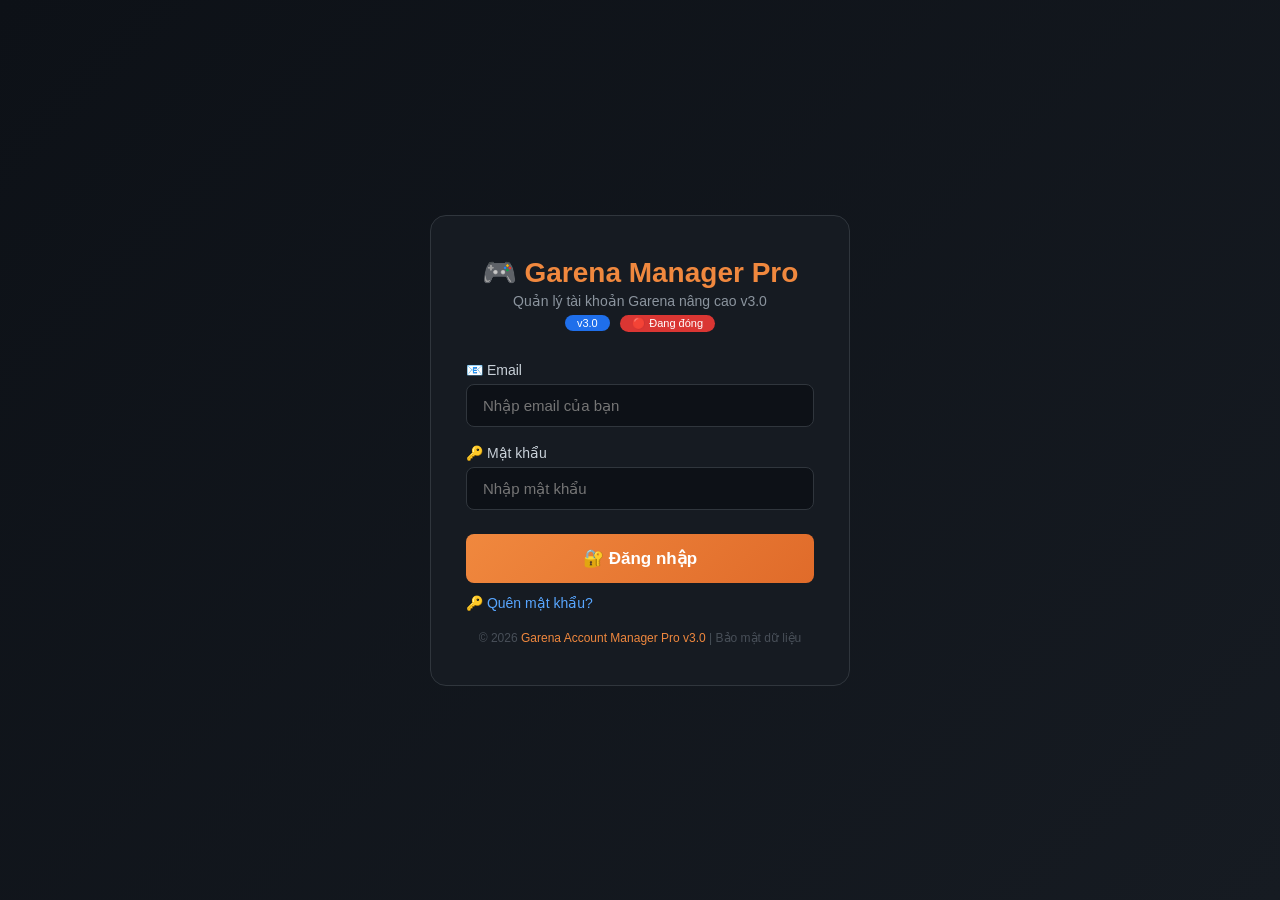
<file: version_website/5.html>
<!DOCTYPE html>
<html lang="vi">
<head>
    <meta charset="UTF-8">
    <meta name="viewport" content="width=device-width, initial-scale=1.0">
    <title>🎮 Garena Account Manager Pro v3.0</title>
    <style>
        /* ============================================
           ALL STYLES IN ONE FILE - v3.0
           ============================================ */

        /* ===== RESET & BASE ===== */
        * {
            margin: 0;
            padding: 0;
            box-sizing: border-box;
        }

        body {
            font-family: 'Segoe UI', Tahoma, Geneva, Verdana, sans-serif;
            background: #0d1117;
            color: #c9d1d9;
            min-height: 100vh;
            transition: background 0.3s, color 0.3s;
        }

        body.light-mode {
            background: #f0f6fc;
            color: #24292e;
        }

        /* ===== SCROLLBAR ===== */
        ::-webkit-scrollbar {
            width: 8px;
            height: 8px;
        }
        ::-webkit-scrollbar-track {
            background: #0d1117;
        }
        ::-webkit-scrollbar-thumb {
            background: #30363d;
            border-radius: 4px;
        }
        ::-webkit-scrollbar-thumb:hover {
            background: #484f58;
        }
        body.light-mode ::-webkit-scrollbar-track {
            background: #f0f6fc;
        }
        body.light-mode ::-webkit-scrollbar-thumb {
            background: #d0d7de;
        }

        /* ===== ANIMATIONS ===== */
        @keyframes pulse {
            0%, 100% { transform: scale(1); }
            50% { transform: scale(1.02); }
        }
        @keyframes slideUp {
            from { opacity: 0; transform: translateY(30px); }
            to { opacity: 1; transform: translateY(0); }
        }
        @keyframes fadeIn {
            from { opacity: 0; }
            to { opacity: 1; }
        }
        @keyframes spin {
            to { transform: rotate(360deg); }
        }
        @keyframes slideInNotif {
            from { transform: translateX(100%); opacity: 0; }
            to { transform: translateX(0); opacity: 1; }
        }
        @keyframes slideOutNotif {
            from { transform: translateX(0); opacity: 1; }
            to { transform: translateX(100%); opacity: 0; }
        }
        @keyframes confettiFall {
            0% { transform: translateY(-10px) rotate(0deg); opacity: 1; }
            100% { transform: translateY(100vh) rotate(720deg); opacity: 0; }
        }
        @keyframes progressBar {
            from { width: 0%; }
            to { width: 100%; }
        }

        /* ===== TIME RESTRICTION OVERLAY ===== */
        .time-restriction {
            display: none;
            justify-content: center;
            align-items: center;
            min-height: 100vh;
            background: linear-gradient(135deg, #0d1117 0%, #161b22 100%);
            text-align: center;
            padding: 20px;
            z-index: 10001;
            position: fixed;
            top: 0;
            left: 0;
            width: 100%;
            height: 100%;
        }
        body.light-mode .time-restriction {
            background: linear-gradient(135deg, #f0f6fc 0%, #e1e8f0 100%);
        }
        .time-restriction.active { display: flex; }
        .time-restriction .card {
            background: #161b22;
            padding: 50px 40px;
            border-radius: 20px;
            border: 2px solid #f0883e;
            max-width: 550px;
            width: 100%;
            animation: pulse 2s infinite;
        }
        body.light-mode .time-restriction .card {
            background: #ffffff;
            border-color: #f0883e;
        }
        .time-restriction .card .icon { font-size: 72px; margin-bottom: 20px; }
        .time-restriction .card h2 {
            color: #f0883e;
            font-size: 28px;
            margin-bottom: 12px;
        }
        .time-restriction .card p {
            color: #8b949e;
            font-size: 16px;
            line-height: 1.8;
        }
        .time-restriction .card .time-slots {
            display: flex;
            justify-content: center;
            gap: 20px;
            margin: 20px 0;
            flex-wrap: wrap;
        }
        .time-restriction .card .time-slots .slot {
            background: #0d1117;
            padding: 10px 20px;
            border-radius: 10px;
            border: 1px solid #30363d;
            color: #f0883e;
            font-weight: 600;
        }
        body.light-mode .time-restriction .card .time-slots .slot {
            background: #f6f8fa;
            border-color: #d0d7de;
        }
        .time-restriction .card .admin-note {
            margin-top: 15px;
            color: #58a6ff;
            font-size: 14px;
            padding: 10px;
            background: rgba(88, 166, 255, 0.1);
            border-radius: 8px;
        }

        /* ===== POPUP NOTIFICATION ===== */
        #popupNotification {
            display: none;
            position: fixed;
            top: 0;
            left: 0;
            width: 100%;
            height: 100%;
            background: rgba(0, 0, 0, 0.8);
            backdrop-filter: blur(8px);
            z-index: 99999;
            justify-content: center;
            align-items: center;
            animation: fadeIn 0.3s ease;
        }
        #popupNotification.show { display: flex; }
        .popup-content {
            background: #161b22;
            border: 2px solid #f0883e;
            border-radius: 20px;
            padding: 40px;
            max-width: 600px;
            width: 90%;
            max-height: 80vh;
            overflow-y: auto;
            animation: slideUp 0.4s ease;
            position: relative;
        }
        body.light-mode .popup-content {
            background: #ffffff;
            border-color: #f0883e;
        }
        .popup-content .popup-header {
            display: flex;
            justify-content: space-between;
            align-items: center;
            margin-bottom: 20px;
            border-bottom: 1px solid #30363d;
            padding-bottom: 15px;
        }
        body.light-mode .popup-content .popup-header {
            border-bottom-color: #d0d7de;
        }
        .popup-content .popup-header h3 {
            color: #f0883e;
            font-size: 22px;
        }
        .popup-content .popup-header .popup-close {
            background: none;
            border: none;
            color: #8b949e;
            font-size: 28px;
            cursor: pointer;
            transition: 0.3s;
            padding: 0 8px;
        }
        .popup-content .popup-header .popup-close:hover {
            color: #f85149;
            transform: rotate(90deg);
        }
        .popup-content .popup-body {
            color: #c9d1d9;
            font-size: 15px;
            line-height: 1.8;
            padding: 10px 0;
        }
        body.light-mode .popup-content .popup-body {
            color: #24292e;
        }
        .popup-content .popup-body .popup-time {
            color: #8b949e;
            font-size: 13px;
            margin-top: 15px;
            padding-top: 15px;
            border-top: 1px solid #30363d;
        }
        body.light-mode .popup-content .popup-body .popup-time {
            border-top-color: #d0d7de;
            color: #57606a;
        }
        .popup-content .popup-footer {
            margin-top: 20px;
            text-align: right;
        }
        .popup-content .popup-footer .btn-close-popup {
            padding: 10px 30px;
            background: #f0883e;
            color: #fff;
            border: none;
            border-radius: 8px;
            cursor: pointer;
            font-weight: 600;
            transition: 0.3s;
            font-size: 15px;
        }
        .popup-content .popup-footer .btn-close-popup:hover {
            background: #e06b2a;
            transform: scale(1.05);
        }

        /* ===== CONFIRM DELETE MODAL ===== */
        #confirmDeleteModal {
            display: none;
            position: fixed;
            top: 0;
            left: 0;
            width: 100%;
            height: 100%;
            background: rgba(0, 0, 0, 0.85);
            backdrop-filter: blur(6px);
            z-index: 99998;
            justify-content: center;
            align-items: center;
            animation: fadeIn 0.3s ease;
        }
        #confirmDeleteModal.show { display: flex; }
        .confirm-delete-content {
            background: #161b22;
            border: 2px solid #f85149;
            border-radius: 20px;
            padding: 40px;
            max-width: 550px;
            width: 90%;
            animation: slideUp 0.4s ease;
        }
        body.light-mode .confirm-delete-content {
            background: #ffffff;
        }
        .confirm-delete-content .icon {
            font-size: 60px;
            text-align: center;
            margin-bottom: 15px;
        }
        .confirm-delete-content h3 {
            color: #f85149;
            font-size: 24px;
            text-align: center;
            margin-bottom: 12px;
        }
        .confirm-delete-content p {
            color: #8b949e;
            font-size: 15px;
            text-align: center;
            line-height: 1.8;
            margin-bottom: 10px;
        }
        .confirm-delete-content .highlight {
            color: #f0883e;
            font-weight: 600;
            font-size: 18px;
        }
        .confirm-delete-content .file-info {
            background: #0d1117;
            border-radius: 8px;
            padding: 12px 16px;
            margin: 12px 0;
            border: 1px solid #30363d;
            font-size: 13px;
            color: #8b949e;
            text-align: center;
        }
        body.light-mode .confirm-delete-content .file-info {
            background: #f6f8fa;
            border-color: #d0d7de;
            color: #57606a;
        }
        .confirm-delete-content .file-info strong {
            color: #3fb950;
        }
        .confirm-delete-content .actions {
            display: flex;
            gap: 12px;
            justify-content: center;
            margin-top: 25px;
            flex-wrap: wrap;
        }
        .confirm-delete-content .actions button {
            padding: 12px 30px;
            border: none;
            border-radius: 8px;
            font-weight: 600;
            cursor: pointer;
            transition: 0.3s;
            font-size: 15px;
        }
        .confirm-delete-content .actions .btn-yes {
            background: #da3633;
            color: #fff;
        }
        .confirm-delete-content .actions .btn-yes:hover {
            background: #f85149;
            transform: scale(1.05);
        }
        .confirm-delete-content .actions .btn-no {
            background: #30363d;
            color: #c9d1d9;
        }
        .confirm-delete-content .actions .btn-no:hover {
            background: #484f58;
        }
        body.light-mode .confirm-delete-content .actions .btn-no {
            background: #d0d7de;
            color: #24292e;
        }
        body.light-mode .confirm-delete-content .actions .btn-no:hover {
            background: #b0b8c0;
        }
        .confirm-delete-content .progress-container {
            margin-top: 20px;
            display: none;
        }
        .confirm-delete-content .progress-container.show {
            display: block;
        }
        .confirm-delete-content .progress-bar {
            width: 100%;
            height: 8px;
            background: #30363d;
            border-radius: 4px;
            overflow: hidden;
        }
        body.light-mode .confirm-delete-content .progress-bar {
            background: #d0d7de;
        }
        .confirm-delete-content .progress-bar .fill {
            height: 100%;
            background: linear-gradient(90deg, #f0883e, #f85149);
            border-radius: 4px;
            width: 0%;
            transition: width 0.3s ease;
        }
        .confirm-delete-content .progress-text {
            color: #8b949e;
            font-size: 13px;
            text-align: center;
            margin-top: 8px;
        }

        /* ===== LOGIN PAGE ===== */
        .login-page {
            display: flex;
            justify-content: center;
            align-items: center;
            min-height: 100vh;
            background: linear-gradient(135deg, #0d1117 0%, #161b22 100%);
        }
        body.light-mode .login-page {
            background: linear-gradient(135deg, #f0f6fc 0%, #e1e8f0 100%);
        }
        .login-container {
            background: #161b22;
            padding: 40px 35px;
            border-radius: 16px;
            border: 1px solid #30363d;
            width: 100%;
            max-width: 420px;
            animation: slideUp 0.5s ease;
        }
        body.light-mode .login-container {
            background: #ffffff;
            border-color: #d0d7de;
        }
        .login-container .logo {
            text-align: center;
            margin-bottom: 30px;
        }
        .login-container .logo h1 {
            color: #f0883e;
            font-size: 28px;
            font-weight: 700;
        }
        .login-container .logo p {
            color: #8b949e;
            font-size: 14px;
            margin-top: 4px;
        }
        .login-container .logo .version {
            display: inline-block;
            background: #1f6feb;
            color: #fff;
            font-size: 11px;
            padding: 2px 12px;
            border-radius: 10px;
            margin-top: 6px;
        }
        .login-container .logo .time-status {
            display: inline-block;
            background: #238636;
            color: #fff;
            font-size: 11px;
            padding: 2px 12px;
            border-radius: 10px;
            margin-top: 6px;
            margin-left: 6px;
        }
        .login-container .logo .time-status.closed {
            background: #da3633;
        }

        .form-group {
            margin-bottom: 18px;
        }
        .form-group label {
            display: block;
            color: #c9d1d9;
            font-size: 14px;
            font-weight: 500;
            margin-bottom: 6px;
        }
        body.light-mode .form-group label {
            color: #24292e;
        }
        .form-group input,
        .form-group select,
        .form-group textarea {
            width: 100%;
            padding: 12px 16px;
            background: #0d1117;
            border: 1px solid #30363d;
            border-radius: 8px;
            color: #c9d1d9;
            font-size: 15px;
            transition: 0.3s;
        }
        body.light-mode .form-group input,
        body.light-mode .form-group select,
        body.light-mode .form-group textarea {
            background: #f6f8fa;
            border-color: #d0d7de;
            color: #24292e;
        }
        .form-group input:focus,
        .form-group select:focus,
        .form-group textarea:focus {
            outline: none;
            border-color: #f0883e;
            box-shadow: 0 0 0 3px rgba(240, 136, 62, 0.15);
        }

        .btn-login {
            width: 100%;
            padding: 14px;
            background: linear-gradient(135deg, #f0883e 0%, #e06b2a 100%);
            color: #fff;
            border: none;
            border-radius: 8px;
            font-size: 17px;
            font-weight: 600;
            cursor: pointer;
            transition: 0.3s;
            margin-top: 6px;
        }
        .btn-login:hover {
            transform: translateY(-2px);
            box-shadow: 0 6px 24px rgba(240, 136, 62, 0.3);
        }
        .btn-login:disabled {
            opacity: 0.6;
            cursor: not-allowed;
            transform: none;
        }
        .btn-login.loading {
            position: relative;
            color: transparent;
        }
        .btn-login.loading::after {
            content: '';
            position: absolute;
            width: 24px;
            height: 24px;
            top: 50%;
            left: 50%;
            transform: translate(-50%, -50%);
            border: 3px solid #fff;
            border-radius: 50%;
            border-top-color: transparent;
            animation: spin 0.8s linear infinite;
        }

        .error-message {
            color: #f85149;
            font-size: 14px;
            text-align: center;
            margin-top: 12px;
            padding: 10px;
            background: rgba(248, 81, 73, 0.1);
            border-radius: 6px;
            display: none;
        }
        .error-message.show { display: block; }

        .login-options {
            display: flex;
            justify-content: space-between;
            align-items: center;
            margin-top: 12px;
            flex-wrap: wrap;
            gap: 8px;
        }
        .login-options a {
            color: #58a6ff;
            text-decoration: none;
            font-size: 14px;
            cursor: pointer;
            transition: 0.3s;
        }
        .login-options a:hover {
            color: #f0883e;
            text-decoration: underline;
        }

        .footer-text {
            text-align: center;
            margin-top: 20px;
            color: #484f58;
            font-size: 12px;
        }
        .footer-text span { color: #f0883e; }

        /* ===== DASHBOARD ===== */
        .dashboard {
            display: none;
            padding: 20px;
            max-width: 1600px;
            margin: 0 auto;
        }
        .dashboard.active {
            display: block;
            animation: fadeIn 0.5s ease;
        }

        /* ===== HEADER ===== */
        .dashboard-header {
            display: flex;
            justify-content: space-between;
            align-items: center;
            flex-wrap: wrap;
            gap: 15px;
            padding: 16px 20px;
            background: #161b22;
            border-radius: 12px;
            border: 1px solid #30363d;
            margin-bottom: 20px;
        }
        body.light-mode .dashboard-header {
            background: #ffffff;
            border-color: #d0d7de;
        }
        .dashboard-header .left {
            display: flex;
            align-items: center;
            gap: 15px;
            flex-wrap: wrap;
        }
        .dashboard-header .left h2 {
            color: #f0883e;
            font-size: 22px;
        }
        .dashboard-header .left .user-email {
            color: #58a6ff;
            font-size: 14px;
            background: #0d1117;
            padding: 4px 14px;
            border-radius: 12px;
            border: 1px solid #30363d;
        }
        body.light-mode .dashboard-header .left .user-email {
            background: #f6f8fa;
            border-color: #d0d7de;
            color: #0969da;
        }
        .dashboard-header .left .admin-badge {
            background: #f0883e;
            color: #fff;
            font-size: 11px;
            padding: 2px 12px;
            border-radius: 10px;
            font-weight: 600;
        }
        .dashboard-header .right {
            display: flex;
            align-items: center;
            gap: 12px;
            flex-wrap: wrap;
        }
        .dashboard-header .right .stats {
            display: flex;
            gap: 16px;
            font-size: 14px;
        }
        .dashboard-header .right .stats .stat-item {
            display: flex;
            align-items: center;
            gap: 6px;
        }
        .dashboard-header .right .stats .stat-item .num {
            font-weight: bold;
            color: #f0883e;
        }

        /* ===== BUTTONS ===== */
        .btn {
            padding: 8px 18px;
            border: none;
            border-radius: 6px;
            cursor: pointer;
            font-weight: 600;
            transition: 0.3s;
            font-size: 13px;
            color: #fff;
            display: inline-flex;
            align-items: center;
            gap: 6px;
        }
        .btn:hover { transform: translateY(-1px); }
        .btn:disabled {
            opacity: 0.5;
            cursor: not-allowed;
            transform: none;
        }

        .btn-danger { background: #da3633; }
        .btn-danger:hover { background: #f85149; }
        .btn-primary { background: #1f6feb; }
        .btn-primary:hover { background: #388bfd; }
        .btn-success { background: #238636; }
        .btn-success:hover { background: #2ea043; }
        .btn-warning { background: #d29922; }
        .btn-warning:hover { background: #e3b341; }
        .btn-refresh { background: #1f6feb; color: #fff; }
        .btn-refresh:hover { background: #388bfd; }
        .btn-export { background: #238636; color: #fff; }
        .btn-export:hover { background: #2ea043; }
        .btn-export-txt { background: #8b5cf6; color: #fff; }
        .btn-export-txt:hover { background: #a78bfa; }
        .btn-import { background: #8b5cf6; color: #fff; }
        .btn-import:hover { background: #a78bfa; }
        .btn-telegram { background: #0088cc; color: #fff; }
        .btn-telegram:hover { background: #0099dd; }
        .btn-telegram.active { background: #00aa55; }
        .btn-gemini { background: #6f42c1; color: #fff; }
        .btn-gemini:hover { background: #7c3aed; }
        .btn-logout { background: #da3633; color: #fff; }
        .btn-logout:hover { background: #f85149; }
        .btn-theme {
            background: #30363d;
            color: #c9d1d9;
        }
        .btn-theme:hover { background: #484f58; }
        body.light-mode .btn-theme {
            background: #d0d7de;
            color: #24292e;
        }
        body.light-mode .btn-theme:hover { background: #b0b8c0; }
        .btn-download {
            background: #1f6feb;
            color: #fff;
        }
        .btn-download:hover { background: #388bfd; }
        .btn-download.loading {
            position: relative;
            color: transparent;
        }
        .btn-download.loading::after {
            content: '';
            position: absolute;
            width: 20px;
            height: 20px;
            top: 50%;
            left: 50%;
            transform: translate(-50%, -50%);
            border: 2px solid #fff;
            border-radius: 50%;
            border-top-color: transparent;
            animation: spin 0.8s linear infinite;
        }

        /* ===== FILTER BAR ===== */
        .filter-bar {
            display: flex;
            gap: 12px;
            flex-wrap: wrap;
            padding: 12px 16px;
            background: #161b22;
            border-radius: 10px;
            border: 1px solid #30363d;
            margin-bottom: 16px;
            align-items: center;
        }
        body.light-mode .filter-bar {
            background: #ffffff;
            border-color: #d0d7de;
        }
        .filter-bar input,
        .filter-bar select {
            padding: 8px 14px;
            background: #0d1117;
            border: 1px solid #30363d;
            border-radius: 6px;
            color: #c9d1d9;
            font-size: 13px;
            flex: 1;
            min-width: 130px;
        }
        body.light-mode .filter-bar input,
        body.light-mode .filter-bar select {
            background: #f6f8fa;
            border-color: #d0d7de;
            color: #24292e;
        }
        .filter-bar input:focus,
        .filter-bar select:focus {
            outline: none;
            border-color: #f0883e;
        }
        .filter-bar .filter-label {
            color: #8b949e;
            font-size: 13px;
            white-space: nowrap;
        }

        /* ===== BATCH TOOLBAR ===== */
        .batch-toolbar {
            display: none;
            padding: 10px 16px;
            background: #161b22;
            border-radius: 10px;
            border: 1px solid #30363d;
            margin-bottom: 16px;
            align-items: center;
            gap: 12px;
            flex-wrap: wrap;
        }
        body.light-mode .batch-toolbar {
            background: #ffffff;
            border-color: #d0d7de;
        }
        .batch-toolbar.show { display: flex; }
        .batch-toolbar .selected-info {
            color: #8b949e;
            font-size: 14px;
        }
        .batch-toolbar .selected-info span {
            color: #f0883e;
            font-weight: 600;
        }

        /* ===== TABLE ===== */
        .table-container {
            background: #161b22;
            border-radius: 12px;
            border: 1px solid #30363d;
            overflow: hidden;
        }
        body.light-mode .table-container {
            background: #ffffff;
            border-color: #d0d7de;
        }
        .table-wrapper {
            overflow-x: auto;
            max-height: 600px;
            overflow-y: auto;
        }
        table {
            width: 100%;
            border-collapse: collapse;
            font-size: 14px;
        }
        thead {
            background: #0d1117;
            position: sticky;
            top: 0;
            z-index: 10;
        }
        body.light-mode thead {
            background: #f6f8fa;
        }
        th {
            padding: 14px 16px;
            text-align: left;
            color: #8b949e;
            font-weight: 600;
            font-size: 12px;
            text-transform: uppercase;
            letter-spacing: 0.5px;
            border-bottom: 1px solid #30363d;
            white-space: nowrap;
        }
        body.light-mode th {
            color: #57606a;
            border-bottom-color: #d0d7de;
        }
        td {
            padding: 12px 16px;
            border-bottom: 1px solid #21262d;
            vertical-align: middle;
        }
        body.light-mode td {
            border-bottom-color: #e1e4e8;
        }
        tr:hover td {
            background: #0d1117;
        }
        body.light-mode tr:hover td {
            background: #f6f8fa;
        }
        tr:last-child td { border-bottom: none; }
        tr.editing td { background: rgba(240, 136, 62, 0.1); }

        .username-cell {
            color: #f0883e;
            font-weight: 600;
        }
        .password-cell {
            font-family: 'Courier New', monospace;
            color: #58a6ff;
        }
        .email-cell { color: #3fb950; }
        .note-cell {
            max-width: 150px;
            overflow: hidden;
            text-overflow: ellipsis;
            white-space: nowrap;
            color: #8b949e;
            font-style: italic;
        }
        .row-checkbox {
            cursor: pointer;
            width: 16px;
            height: 16px;
        }

        .copy-btn {
            background: transparent;
            color: #58a6ff;
            border: 1px solid #30363d;
            padding: 2px 10px;
            border-radius: 4px;
            cursor: pointer;
            font-size: 11px;
            transition: 0.3s;
        }
        .copy-btn:hover {
            background: #1f6feb;
            color: #fff;
            border-color: #1f6feb;
        }
        .edit-btn {
            background: transparent;
            color: #d29922;
            border: 1px solid #30363d;
            padding: 2px 10px;
            border-radius: 4px;
            cursor: pointer;
            font-size: 11px;
            transition: 0.3s;
            margin-right: 4px;
        }
        .edit-btn:hover {
            background: #d29922;
            color: #fff;
            border-color: #d29922;
        }
        .delete-btn {
            background: transparent;
            color: #f85149;
            border: 1px solid #30363d;
            padding: 2px 10px;
            border-radius: 4px;
            cursor: pointer;
            font-size: 11px;
            transition: 0.3s;
        }
        .delete-btn:hover {
            background: #f85149;
            color: #fff;
            border-color: #f85149;
        }
        .save-edit-btn {
            background: #238636;
            color: #fff;
            border: none;
            padding: 2px 10px;
            border-radius: 4px;
            cursor: pointer;
            font-size: 11px;
            transition: 0.3s;
        }
        .save-edit-btn:hover { background: #2ea043; }
        .cancel-edit-btn {
            background: #da3633;
            color: #fff;
            border: none;
            padding: 2px 10px;
            border-radius: 4px;
            cursor: pointer;
            font-size: 11px;
            transition: 0.3s;
        }
        .cancel-edit-btn:hover { background: #f85149; }

        .edit-input {
            background: #0d1117;
            border: 1px solid #f0883e;
            border-radius: 4px;
            color: #c9d1d9;
            padding: 4px 8px;
            width: 100%;
            font-size: 13px;
        }
        body.light-mode .edit-input {
            background: #ffffff;
            color: #24292e;
        }
        .edit-input:focus {
            outline: none;
            box-shadow: 0 0 0 2px rgba(240, 136, 62, 0.3);
        }

        .empty-row td {
            text-align: center;
            padding: 40px;
            color: #8b949e;
            font-size: 16px;
        }

        /* ===== PAGINATION ===== */
        .pagination {
            display: flex;
            justify-content: space-between;
            align-items: center;
            flex-wrap: wrap;
            gap: 12px;
            padding: 14px 16px;
            background: #0d1117;
            border-top: 1px solid #30363d;
        }
        body.light-mode .pagination {
            background: #f6f8fa;
            border-top-color: #d0d7de;
        }
        .pagination .info {
            color: #8b949e;
            font-size: 13px;
        }
        .pagination .info span {
            color: #c9d1d9;
            font-weight: 600;
        }
        body.light-mode .pagination .info span {
            color: #24292e;
        }
        .pagination .controls {
            display: flex;
            gap: 6px;
            align-items: center;
        }
        .pagination .controls button {
            padding: 6px 14px;
            background: #21262d;
            color: #c9d1d9;
            border: 1px solid #30363d;
            border-radius: 4px;
            cursor: pointer;
            transition: 0.3s;
            font-size: 13px;
        }
        body.light-mode .pagination .controls button {
            background: #ffffff;
            border-color: #d0d7de;
            color: #24292e;
        }
        .pagination .controls button:hover:not(:disabled) {
            background: #30363d;
        }
        body.light-mode .pagination .controls button:hover:not(:disabled) {
            background: #f0f6fc;
        }
        .pagination .controls button:disabled {
            opacity: 0.4;
            cursor: not-allowed;
        }
        .pagination .controls button.active {
            background: #f0883e;
            color: #fff;
            border-color: #f0883e;
        }
        .pagination .controls .page-info {
            padding: 6px 12px;
            color: #8b949e;
            font-size: 13px;
        }

        /* ===== LOADING ===== */
        .loading-spinner {
            display: flex;
            justify-content: center;
            align-items: center;
            padding: 40px;
            gap: 12px;
            color: #8b949e;
        }
        .loading-spinner .spinner {
            width: 30px;
            height: 30px;
            border: 3px solid #30363d;
            border-radius: 50%;
            border-top-color: #f0883e;
            animation: spin 0.8s linear infinite;
        }

        /* ===== MODAL ===== */
        .modal-overlay {
            display: none;
            position: fixed;
            top: 0;
            left: 0;
            width: 100%;
            height: 100%;
            background: rgba(0, 0, 0, 0.7);
            backdrop-filter: blur(4px);
            z-index: 999;
            justify-content: center;
            align-items: center;
            animation: fadeIn 0.3s ease;
        }
        .modal-overlay.show { display: flex; }
        .modal {
            background: #161b22;
            border: 1px solid #30363d;
            border-radius: 16px;
            padding: 30px;
            max-width: 500px;
            width: 90%;
            max-height: 90vh;
            overflow-y: auto;
            animation: slideUp 0.3s ease;
        }
        body.light-mode .modal {
            background: #ffffff;
            border-color: #d0d7de;
        }
        .modal h3 {
            color: #f0883e;
            margin-bottom: 20px;
            font-size: 20px;
        }
        .modal .form-group { margin-bottom: 14px; }
        .modal .form-group label {
            display: block;
            color: #c9d1d9;
            font-size: 13px;
            font-weight: 500;
            margin-bottom: 4px;
        }
        body.light-mode .modal .form-group label {
            color: #24292e;
        }
        .modal .form-group input,
        .modal .form-group select,
        .modal .form-group textarea {
            width: 100%;
            padding: 10px 14px;
            background: #0d1117;
            border: 1px solid #30363d;
            border-radius: 6px;
            color: #c9d1d9;
            font-size: 14px;
            transition: 0.3s;
        }
        body.light-mode .modal .form-group input,
        body.light-mode .modal .form-group select,
        body.light-mode .modal .form-group textarea {
            background: #f6f8fa;
            border-color: #d0d7de;
            color: #24292e;
        }
        .modal .form-group input:focus,
        .modal .form-group select:focus,
        .modal .form-group textarea:focus {
            outline: none;
            border-color: #f0883e;
            box-shadow: 0 0 0 3px rgba(240, 136, 62, 0.15);
        }
        .modal .form-group textarea {
            resize: vertical;
            min-height: 60px;
            font-family: inherit;
        }
        .modal .modal-actions {
            display: flex;
            gap: 10px;
            margin-top: 20px;
            justify-content: flex-end;
        }
        .modal .modal-actions button {
            padding: 10px 24px;
            border: none;
            border-radius: 6px;
            font-weight: 600;
            cursor: pointer;
            transition: 0.3s;
            font-size: 14px;
        }
        .modal .modal-actions .btn-confirm {
            background: #f0883e;
            color: #fff;
        }
        .modal .modal-actions .btn-confirm:hover { background: #e06b2a; }
        .modal .modal-actions .btn-cancel {
            background: #30363d;
            color: #c9d1d9;
        }
        .modal .modal-actions .btn-cancel:hover { background: #484f58; }
        body.light-mode .modal .modal-actions .btn-cancel {
            background: #d0d7de;
            color: #24292e;
        }
        body.light-mode .modal .modal-actions .btn-cancel:hover {
            background: #b0b8c0;
        }

        /* ===== FORGOT PASSWORD MODAL ===== */
        #forgotPasswordModal .modal { max-width: 450px; }
        #forgotPasswordModal .reset-success {
            background: rgba(35, 134, 54, 0.15);
            border: 1px solid #238636;
            border-radius: 8px;
            padding: 16px;
            color: #3fb950;
            text-align: center;
            margin: 10px 0;
        }

        /* ===== TELEGRAM MODAL ===== */
        #telegramModal .modal { max-width: 550px; }
        #telegramModal .telegram-status {
            display: flex;
            align-items: center;
            gap: 10px;
            padding: 10px 14px;
            border-radius: 8px;
            margin-bottom: 15px;
        }
        #telegramModal .telegram-status.active {
            background: rgba(63, 185, 80, 0.15);
            border: 1px solid #238636;
            color: #3fb950;
        }
        #telegramModal .telegram-status.inactive {
            background: rgba(248, 81, 73, 0.15);
            border: 1px solid #da3633;
            color: #f85149;
        }
        #telegramModal .telegram-status .status-icon { font-size: 20px; }
        .telegram-info {
            background: #0d1117;
            border-radius: 6px;
            padding: 12px 16px;
            margin: 10px 0;
            border: 1px solid #30363d;
            font-size: 13px;
            color: #8b949e;
        }
        body.light-mode .telegram-info {
            background: #f6f8fa;
            border-color: #d0d7de;
            color: #57606a;
        }
        .telegram-info strong { color: #f0883e; }
        .btn-test-telegram {
            background: #0088cc;
            color: #fff;
            border: none;
            padding: 8px 20px;
            border-radius: 6px;
            cursor: pointer;
            font-weight: 600;
            transition: 0.3s;
            font-size: 13px;
        }
        .btn-test-telegram:hover { background: #0099dd; }

        /* ===== GEMINI CHAT ===== */
        #geminiChatContainer { scroll-behavior: smooth; }
        #geminiChatContainer .user-msg {
            text-align: right;
            margin: 8px 0;
            padding: 8px 12px;
            background: #1f6feb;
            border-radius: 8px;
            color: #fff;
        }
        #geminiChatContainer .ai-msg {
            text-align: left;
            margin: 8px 0;
            padding: 8px 12px;
            background: #238636;
            border-radius: 8px;
            color: #fff;
        }
        #geminiChatContainer .loading-msg {
            text-align: left;
            margin: 8px 0;
            padding: 8px 12px;
            background: #30363d;
            border-radius: 8px;
            color: #8b949e;
        }

        /* ===== NOTIFICATION ===== */
        #notificationContainer {
            position: fixed;
            top: 20px;
            right: 20px;
            z-index: 10000;
            display: flex;
            flex-direction: column;
            gap: 8px;
            max-width: 380px;
            width: 100%;
        }
        .notification {
            padding: 14px 20px;
            border-radius: 8px;
            color: #fff;
            font-weight: 500;
            animation: slideInNotif 0.4s ease;
            box-shadow: 0 8px 24px rgba(0, 0, 0, 0.3);
            display: flex;
            justify-content: space-between;
            align-items: center;
            gap: 12px;
        }
        .notification.success { background: #238636; }
        .notification.error { background: #da3633; }
        .notification.info { background: #1f6feb; }
        .notification.warning { background: #d29922; }
        .notification .notif-close-btn {
            background: none;
            border: none;
            color: #fff;
            font-size: 18px;
            cursor: pointer;
            opacity: 0.7;
            padding: 0 4px;
        }
        .notification .notif-close-btn:hover { opacity: 1; }

        /* ===== CONFETTI ===== */
        .confetti {
            position: fixed;
            width: 10px;
            height: 10px;
            pointer-events: none;
            z-index: 9999;
            animation: confettiFall linear forwards;
        }

        /* ===== TOOLTIP ===== */
        .tooltip {
            position: relative;
            display: inline-block;
            cursor: help;
        }
        .tooltip .tooltip-text {
            visibility: hidden;
            width: 200px;
            background: #161b22;
            color: #c9d1d9;
            text-align: center;
            border-radius: 6px;
            padding: 8px 12px;
            position: absolute;
            z-index: 100;
            bottom: 125%;
            left: 50%;
            transform: translateX(-50%);
            opacity: 0;
            transition: 0.3s;
            border: 1px solid #30363d;
            font-size: 12px;
            font-weight: normal;
        }
        body.light-mode .tooltip .tooltip-text {
            background: #ffffff;
            border-color: #d0d7de;
            color: #24292e;
        }
        .tooltip:hover .tooltip-text {
            visibility: visible;
            opacity: 1;
        }
        .tooltip .tooltip-text::after {
            content: '';
            position: absolute;
            top: 100%;
            left: 50%;
            margin-left: -5px;
            border-width: 5px;
            border-style: solid;
            border-color: #161b22 transparent transparent transparent;
        }
        body.light-mode .tooltip .tooltip-text::after {
            border-color: #ffffff transparent transparent transparent;
        }

        /* ===== RESPONSIVE ===== */
        @media (max-width: 768px) {
            .dashboard-header {
                flex-direction: column;
                align-items: flex-start;
            }
            .dashboard-header .right {
                width: 100%;
                flex-wrap: wrap;
            }
            .dashboard-header .right .stats {
                flex-wrap: wrap;
            }
            .filter-bar {
                flex-direction: column;
            }
            .filter-bar input,
            .filter-bar select {
                width: 100%;
                min-width: unset;
            }
            .pagination {
                flex-direction: column;
                align-items: center;
            }
            th, td {
                padding: 8px 10px;
                font-size: 12px;
            }
            .login-container {
                padding: 24px 20px;
                margin: 10px;
            }
            .batch-toolbar {
                flex-direction: column;
                align-items: stretch;
            }
            .modal {
                padding: 20px;
                margin: 10px;
                width: 95%;
            }
            #notificationContainer {
                top: 10px;
                right: 10px;
                left: 10px;
                max-width: unset;
                width: auto;
            }
            .time-restriction .card .time-slots {
                flex-direction: column;
                align-items: center;
            }
            .popup-content {
                padding: 20px;
                margin: 10px;
            }
            .login-options {
                flex-direction: column;
                align-items: center;
            }
            .confirm-delete-content {
                padding: 25px;
            }
        }
    </style>
</head>
<body>

    <!-- ===== TIME RESTRICTION OVERLAY ===== -->
    <div class="time-restriction" id="timeRestriction">
        <div class="card">
            <div class="icon">⏰</div>
            <h2>Hệ thống đang đóng</h2>
            <p>Website chỉ mở vào các khung giờ:</p>
            <div class="time-slots">
                <div class="slot">🌅 10:00 - 13:00</div>
                <div class="slot">🌙 19:00 - 21:00</div>
            </div>
            <p style="margin-top:10px;color:#8b949e;">Vui lòng quay lại trong khung giờ hoạt động.</p>
            <div class="admin-note">👑 Admin có thể truy cập bất kỳ lúc nào</div>
        </div>
    </div>

    <!-- ===== POPUP NOTIFICATION ===== -->
    <div id="popupNotification">
        <div class="popup-content">
            <div class="popup-header">
                <h3>📢 Thông báo từ Admin</h3>
                <button class="popup-close" id="popupCloseBtn">×</button>
            </div>
            <div class="popup-body">
                <div id="popupContent">Đang tải thông báo...</div>
                <div class="popup-time" id="popupTime"></div>
            </div>
            <div class="popup-footer">
                <button class="btn-close-popup" id="popupConfirmBtn">✅ Đã đọc</button>
            </div>
        </div>
    </div>

    <!-- ===== CONFIRM DELETE MODAL ===== -->
    <div id="confirmDeleteModal">
        <div class="confirm-delete-content">
            <div class="icon">📥</div>
            <h3>Đã tải về thành công!</h3>
            <p>
                Bạn vừa tải về <span class="highlight" id="deleteCount">0</span> tài khoản.
            </p>
            <div class="file-info">
                📄 File đã được tải về: <strong id="fileName">garena_accounts_xxx.txt</strong>
                <br>
                <span style="font-size:12px;">✅ File đã được lưu vào thư mục tải về của bạn</span>
            </div>
            <p style="font-size:14px;color:#f0883e;">
                Bạn có muốn <strong style="color:#f85149;">xóa</strong> toàn bộ số tài khoản vừa tải trên Firestore?
            </p>
            <p style="font-size:13px;color:#8b949e;">
                ⚠️ Hành động này không thể hoàn tác! Chỉ xóa trên database, file vẫn giữ nguyên.
            </p>
            <div class="progress-container" id="deleteProgressContainer">
                <div class="progress-bar">
                    <div class="fill" id="deleteProgressFill"></div>
                </div>
                <div class="progress-text" id="deleteProgressText">Đang xóa... 0%</div>
            </div>
            <div class="actions">
                <button class="btn-yes" id="confirmDeleteYes">🗑️ Xóa trên database</button>
                <button class="btn-no" id="confirmDeleteNo">⏭️ Giữ lại</button>
            </div>
        </div>
    </div>

    <!-- ===== LOGIN PAGE ===== -->
    <div class="login-page" id="loginPage">
        <div class="login-container">
            <div class="logo">
                <h1>🎮 Garena Manager Pro</h1>
                <p>Quản lý tài khoản Garena nâng cao v3.0</p>
                <span class="version">v3.0</span>
                <span class="time-status" id="timeStatus">🟢 Đang mở</span>
            </div>

            <div class="form-group">
                <label>📧 Email</label>
                <input type="email" id="loginEmail" placeholder="Nhập email của bạn">
            </div>

            <div class="form-group">
                <label>🔑 Mật khẩu</label>
                <input type="password" id="loginPassword" placeholder="Nhập mật khẩu">
            </div>

            <button class="btn-login" id="loginBtn">🔐 Đăng nhập</button>

            <div class="login-options">
                <a id="forgotPasswordLink">🔑 Quên mật khẩu?</a>
            </div>

            <div class="error-message" id="loginError"></div>

            <div class="footer-text">
                © 2026 <span>Garena Account Manager Pro v3.0</span> | Bảo mật dữ liệu
            </div>
        </div>
    </div>

    <!-- ===== DASHBOARD ===== -->
    <div class="dashboard" id="dashboard">
        <!-- Header -->
        <div class="dashboard-header">
            <div class="left">
                <h2>🎮 Garena Accounts</h2>
                <span class="user-email" id="userEmailDisplay">loading...</span>
                <span id="adminBadge" style="display:none;" class="admin-badge">👑 Admin</span>
                <button class="btn btn-theme" id="themeToggle">🌙 Dark</button>
            </div>
            <div class="right">
                <div class="stats">
                    <div class="stat-item">📦 Tổng: <span class="num" id="totalCount">0</span></div>
                    <div class="stat-item">✅ Thành công: <span class="num" id="successCount">0</span></div>
                    <div class="stat-item">⏳ Pending: <span class="num" id="pendingCount">0</span></div>
                    <div class="stat-item">🔒 Đã khóa: <span class="num" id="lockedCount">0</span></div>
                </div>
                <button class="btn btn-download" id="downloadBtn">📥 Tải 500 acc</button>
                <button class="btn btn-refresh" id="refreshBtn">🔄 Làm mới</button>
                <button class="btn btn-export" id="exportBtn">📥 Export CSV</button>
                <button class="btn btn-export-txt" id="exportTxtBtn">📄 Export TXT</button>
                <button class="btn btn-import" id="importBtn">📥 Import</button>
                <button class="btn btn-telegram" id="telegramBtn">🤖 Telegram</button>
                <button class="btn btn-gemini" id="geminiBtn">🧠 Gemini</button>
                <button class="btn btn-danger" id="logoutBtn">🚪 Đăng xuất</button>
            </div>
        </div>

        <!-- Filter Bar -->
        <div class="filter-bar">
            <span class="filter-label">🔍 Tìm kiếm:</span>
            <input type="text" id="searchInput" placeholder="Tìm username, email...">

            <span class="filter-label">📊 Status:</span>
            <select id="statusFilter">
                <option value="all">📊 Tất cả</option>
                <option value="success">✅ Thành công</option>
                <option value="pending">⏳ Pending</option>
                <option value="failed">❌ Thất bại</option>
                <option value="locked">🔒 Đã khóa</option>
            </select>

            <span class="filter-label">📅 Ngày tạo:</span>
            <input type="date" id="dateFrom" placeholder="Từ ngày">
            <input type="date" id="dateTo" placeholder="Đến ngày">
            <button class="btn btn-primary" id="dateFilterBtn">📅 Lọc</button>
            <button class="btn btn-warning" id="clearDateBtn">🧹 Xóa</button>
        </div>

        <!-- Batch Toolbar -->
        <div class="batch-toolbar" id="batchToolbar">
            <span class="selected-info">Đã chọn: <span id="selectedCount">0</span> tài khoản</span>
            <button class="btn btn-success" id="batchCopyBtn">📋 Copy</button>
            <button class="btn btn-warning" id="batchLockBtn">🔒 Khóa</button>
            <button class="btn btn-success" id="batchUnlockBtn">🔓 Mở khóa</button>
            <button class="btn btn-danger" id="batchDeleteBtn">🗑️ Xóa</button>
            <button class="btn btn-danger" id="batchDeleteDateBtn">🗑️ Xóa theo ngày</button>
            <button class="btn btn-danger" id="batchDeleteAllBtn">🗑️ Xóa tất cả</button>
        </div>

        <!-- Table -->
        <div class="table-container">
            <div class="table-wrapper">
                <table>
                    <thead>
                        <tr>
                            <th><input type="checkbox" id="selectAll" class="row-checkbox"></th>
                            <th>#</th>
                            <th>👤 Username</th>
                            <th>🔑 Password</th>
                            <th>📧 Email</th>
                            <th>🔐 Email Pass</th>
                            <th>📅 Ngày tạo</th>
                            <th>📝 Ghi chú</th>
                            <th>⚡ Action</th>
                        </tr>
                    </thead>
                    <tbody id="tableBody">
                        <tr class="empty-row">
                            <td colspan="9">
                                <div class="loading-spinner">
                                    <div class="spinner"></div>
                                    <span>Đang tải dữ liệu...</span>
                                </div>
                            </td>
                        </tr>
                    </tbody>
                </table>
            </div>

            <!-- Pagination -->
            <div class="pagination">
                <div class="info">
                    Hiển thị <span id="startIndex">0</span> - <span id="endIndex">0</span> / <span id="totalItems">0</span>
                </div>
                <div class="controls" id="paginationControls">
                    <button id="prevPage">‹</button>
                    <span class="page-info" id="pageInfo">Trang 1</span>
                    <button id="nextPage">›</button>
                </div>
            </div>
        </div>
    </div>

    <!-- ===== MODAL ===== -->
    <div class="modal-overlay" id="modalOverlay">
        <div class="modal" id="modalContent">
            <h3 id="modalTitle">📝 Chỉnh sửa tài khoản</h3>
            <div id="modalBody"></div>
            <div class="modal-actions">
                <button class="btn-cancel" id="modalCancel">❌ Hủy</button>
                <button class="btn-confirm" id="modalConfirm">💾 Lưu</button>
            </div>
        </div>
    </div>

    <!-- ===== FORGOT PASSWORD MODAL ===== -->
    <div class="modal-overlay" id="forgotPasswordModal">
        <div class="modal">
            <h3>🔑 Quên mật khẩu</h3>
            <p style="color:#8b949e;margin-bottom:16px;font-size:14px;">
                Nhập email của bạn để nhận link đặt lại mật khẩu.
            </p>
            <div class="form-group">
                <label>📧 Email</label>
                <input type="email" id="resetEmail" placeholder="Nhập email của bạn">
            </div>
            <div id="resetMessage" style="display:none;"></div>
            <div class="modal-actions">
                <button class="btn-cancel" id="resetCancelBtn">❌ Hủy</button>
                <button class="btn-confirm" id="resetSendBtn">📨 Gửi link</button>
            </div>
        </div>
    </div>

    <!-- ===== TELEGRAM MODAL ===== -->
    <div class="modal-overlay" id="telegramModal">
        <div class="modal">
            <h3>🤖 Cấu hình Telegram</h3>
            <div id="telegramBody">
                <div id="telegramStatus" class="telegram-status inactive">
                    <span class="status-icon">⏳</span>
                    <span>Chưa cấu hình</span>
                </div>

                <div class="form-group">
                    <label>🤖 Bot Token</label>
                    <input id="telegramBotToken" placeholder="Nhập Bot Token từ @BotFather">
                </div>

                <div class="form-group">
                    <label>💬 Chat ID</label>
                    <input id="telegramChatId" placeholder="Nhập Chat ID của bạn">
                    <small style="color:#8b949e;font-size:12px;display:block;margin-top:4px;">
                        💡 Lấy Chat ID tại <strong>@userinfobot</strong> trên Telegram
                    </small>
                </div>

                <div class="form-group" style="margin-top:10px;">
                    <label>
                        <input type="checkbox" id="telegramEnabled">
                        ✅ Bật thông báo Telegram
                    </label>
                </div>

                <div class="telegram-info">
                    <strong>📌 Lưu ý:</strong><br>
                    • Bạn sẽ nhận báo cáo tự động lúc <strong>19:00</strong> mỗi ngày<br>
                    • Bot gửi <strong>đúng data</strong> của bạn<br>
                    • Hỏi bot để <strong>xóa toàn bộ</strong> data
                </div>

                <div style="margin-top:15px;display:flex;gap:10px;flex-wrap:wrap;">
                    <button class="btn-test-telegram" id="testTelegramBtn">📨 Gửi test</button>
                    <button class="btn btn-success" id="testDataTelegramBtn">📊 Gửi data test</button>
                </div>
            </div>
            <div class="modal-actions">
                <button class="btn-cancel" id="telegramCancelBtn">❌ Hủy</button>
                <button class="btn-confirm" id="telegramSaveBtn">💾 Lưu cấu hình</button>
            </div>
        </div>
    </div>

    <!-- ===== GEMINI CHAT MODAL ===== -->
    <div class="modal-overlay" id="geminiModal">
        <div class="modal" style="max-width:700px;">
            <h3>🧠 Chat với Gemini AI</h3>
            <div id="geminiBody">
                <div style="display:flex;gap:10px;margin-bottom:15px;flex-wrap:wrap;">
                    <select id="geminiModelSelect" style="flex:1;padding:8px 12px;background:#0d1117;border:1px solid #30363d;border-radius:6px;color:#c9d1d9;">
                    </select>
                    <button class="btn btn-warning" id="geminiResetBtn">🔄 Reset</button>
                </div>

                <div id="geminiChatContainer" style="max-height:400px;overflow-y:auto;margin-bottom:15px;padding:10px;background:#0d1117;border-radius:8px;border:1px solid #30363d;">
                    <div style="text-align:center;color:#8b949e;padding:20px;">
                        💬 Hỏi Gemini bất kỳ điều gì về Garena, game, hoặc cuộc sống
                    </div>
                </div>

                <div style="display:flex;gap:10px;">
                    <input type="text" id="geminiInput" placeholder="Nhập câu hỏi..." style="flex:1;padding:10px;background:#0d1117;border:1px solid #30363d;border-radius:6px;color:#c9d1d9;">
                    <button class="btn btn-primary" id="geminiSendBtn">Gửi</button>
                </div>
                <div style="margin-top:10px;font-size:12px;color:#8b949e;">
                    💡 Chat tự nhiên với AI, hỏi bất kỳ điều gì bạn muốn
                </div>
            </div>
            <div class="modal-actions">
                <button class="btn-cancel" id="geminiCloseBtn">❌ Đóng</button>
            </div>
        </div>
    </div>

    <!-- ===== NOTIFICATION CONTAINER ===== -->
    <div id="notificationContainer"></div>

    <!-- ============================================ -->
    <!-- ALL JAVASCRIPT IN ONE FILE - v3.0 -->
    <!-- ============================================ -->
    <script>
        // ============================================
        // CONFIGURATION
        // ============================================
        const CONFIG = {
            firebase: {
                apiKey: "AIzaSyCYkHYveuBZAnbZt_qZD2iWWy8BkS49dsU",
                authDomain: "garena-auto-register-pro.firebaseapp.com",
                projectId: "garena-auto-register-pro",
                storageBucket: "garena-auto-register-pro.firebasestorage.app",
                messagingSenderId: "306207796959",
                appId: "1:306207796959:web:a7037aba8234f8f357c36a"
            },
            gemini: {
                apiKey: "AQ.Ab8RN6KSVvygX6BjDogYlSE3VtsklQwfzhplwqIYjZgGJaPxAg",
                defaultModel: "gemini-2.5-flash",
                availableModels: [
                    { id: "gemini-2.5-flash", name: "Gemini 2.5 Flash" },
                    { id: "gemini-flash-latest", name: "Gemini Flash Latest" },
                    { id: "gemini-flash-lite-latest", name: "Gemini Flash-Lite Latest" },
                    { id: "gemini-2.5-flash-lite", name: "Gemini 2.5 Flash-Lite" },
                    { id: "gemini-3-flash-preview", name: "Gemini 3 Flash Preview" },
                    { id: "gemini-3.1-flash-lite-preview", name: "Gemini 3.1 Flash Lite Preview" },
                    { id: "gemini-3.1-flash-lite", name: "Gemini 3.1 Flash Lite" },
                    { id: "gemini-3.5-flash", name: "Gemini 3.5 Flash" },
                    { id: "gemini-3.5-flash-lite", name: "Gemini 3.5 Flash Lite" },
                    { id: "gemini-3.6-flash", name: "Gemini 3.6 Flash" }
                ]
            },
            app: {
                version: "3.0.0",
                name: "Garena Account Manager Pro",
                adminEmail: "tuquangnamht2007@gmail.com",
                cacheTTL: 30000,
                pageSize: 100,
                downloadBatchSize: 500,
                reportHour: 19,
                reportMinute: 0
            },
            timeSlots: [
                { start: 10, end: 13 },
                { start: 19, end: 21 }
            ],
            users: [
                "hoangpho@gmail.com",
                "kieenedau@gmail.com",
                "manhcuongsteven@gmail.com",
                "mndzaicuti@gmail.com",
                "nguyenanhtuan001@gmail.com",
                "qkhanh530494@gmail.com",
                "tuanpath06170@gmail.com",
                "tuquangnamht2007@gmail.com",
                "yeahvi129058@gmail.com"
            ]
        };

        // ============================================
        // FIREBASE HELPER
        // ============================================
        class FirebaseHelper {
            constructor() {
                this.currentUser = null;
                this._token = null;
                this.FIRESTORE_URL =
                    `https://firestore.googleapis.com/v1/projects/${CONFIG.firebase.projectId}/databases/(default)/documents`;
            }

            async signIn(email, password) {
                const url =
                    `https://www.googleapis.com/identitytoolkit/v3/relyingparty/verifyPassword?key=${CONFIG.firebase.apiKey}`;

                const response = await fetch(url, {
                    method: 'POST',
                    headers: { 'Content-Type': 'application/json' },
                    body: JSON.stringify({ email, password, returnSecureToken: true })
                });

                if (!response.ok) {
                    const error = await response.json();
                    throw new Error(error.error?.message || 'Đăng nhập thất bại');
                }

                const data = await response.json();
                this.currentUser = {
                    email: data.email,
                    localId: data.localId,
                    idToken: data.idToken,
                    refreshToken: data.refreshToken,
                    expiresIn: data.expiresIn,
                    loginTime: Date.now()
                };

                this._token = data.idToken;
                localStorage.setItem('garena_user', JSON.stringify(this.currentUser));
                localStorage.setItem('garena_user_token', data.idToken);
                return this.currentUser;
            }

            async resetPassword(email) {
                const url =
                    `https://www.googleapis.com/identitytoolkit/v3/relyingparty/getOobConfirmationCode?key=${CONFIG.firebase.apiKey}`;

                const response = await fetch(url, {
                    method: 'POST',
                    headers: { 'Content-Type': 'application/json' },
                    body: JSON.stringify({ email, requestType: 'PASSWORD_RESET' })
                });

                if (!response.ok) {
                    const error = await response.json();
                    throw new Error(error.error?.message || 'Gửi email thất bại');
                }

                return await response.json();
            }

            getCurrentUser() {
                if (this.currentUser) return this.currentUser;

                const stored = localStorage.getItem('garena_user');
                if (stored) {
                    try {
                        const user = JSON.parse(stored);
                        const expiresAt = user.loginTime + (parseInt(user.expiresIn) * 1000);
                        if (Date.now() < expiresAt) {
                            this.currentUser = user;
                            this._token = user.idToken;
                            return user;
                        }
                        this.logout();
                    } catch (e) {
                        this.logout();
                    }
                }
                return null;
            }

            logout() {
                this.currentUser = null;
                this._token = null;
                localStorage.removeItem('garena_user');
                localStorage.removeItem('garena_user_token');
                sessionStorage.clear();
            }

            getToken() {
                if (this._token) return this._token;

                const user = this.getCurrentUser();
                if (!user) return null;

                const expiresAt = user.loginTime + (parseInt(user.expiresIn) * 1000);
                if (Date.now() >= expiresAt) {
                    this.logout();
                    return null;
                }
                return user.idToken;
            }

            getUserCollection(email) {
                let sanitized = email
                    .replace(/@/g, '_at_')
                    .replace(/\./g, '_dot_')
                    .replace(/[^a-zA-Z0-9_]/g, '_');

                if (sanitized.match(/^[0-9]/)) {
                    sanitized = '_' + sanitized;
                }
                if (sanitized.length > 100) {
                    sanitized = sanitized.substring(0, 100);
                }
                return `account_garena_${sanitized}`;
            }

            generateDocId() {
                return 'doc_' + Date.now() + '_' + Math.random().toString(36).substr(2, 6);
            }

            async fetchAccounts(collection, pageSize = 100, pageToken = null) {
                const token = this.getToken();
                if (!token) {
                    this.logout();
                    return null;
                }

                let url = `${this.FIRESTORE_URL}/${collection}?pageSize=${pageSize}`;
                if (pageToken) {
                    url += `&pageToken=${pageToken}`;
                }

                const response = await fetch(url, {
                    headers: {
                        'Authorization': `Bearer ${token}`,
                        'Content-Type': 'application/json'
                    }
                });

                if (!response.ok) {
                    if (response.status === 404) return null;
                    const errorText = await response.text();
                    throw new Error(`HTTP ${response.status}: ${errorText}`);
                }

                const data = await response.json();
                const docs = data.documents || [];

                const accounts = docs.map(doc => {
                    const fields = doc.fields || {};
                    return {
                        docId: doc.name.split('/').pop(),
                        username: fields.username?.stringValue || '',
                        password: fields.password?.stringValue || '',
                        email: fields.email?.stringValue || '',
                        emailPassword: fields.emailPassword?.stringValue || '',
                        registeredAt: fields.registeredAt?.stringValue || '',
                        status: fields.status?.stringValue || 'success',
                        note: fields.note?.stringValue || ''
                    };
                });

                return {
                    accounts: accounts,
                    nextPageToken: data.nextPageToken || null,
                    total: data.totalSize || accounts.length
                };
            }

            async fetchAllAccounts(collection, onProgress = null) {
                let allAccounts = [];
                let pageToken = null;
                let hasMore = true;
                const BATCH_SIZE = 100;
                let pageCount = 0;

                while (hasMore) {
                    const result = await this.fetchAccounts(collection, BATCH_SIZE, pageToken);
                    if (!result || result.accounts.length === 0) break;

                    allAccounts = allAccounts.concat(result.accounts);
                    pageToken = result.nextPageToken;
                    hasMore = !!pageToken;
                    pageCount++;

                    if (onProgress) {
                        onProgress({
                            loaded: allAccounts.length,
                            page: pageCount,
                            hasMore: hasMore
                        });
                    }

                    if (hasMore) {
                        await new Promise(resolve => setTimeout(resolve, 100));
                    }
                }

                return allAccounts;
            }

            async fetchBatchAccounts(collection, batchSize = 500, onProgress = null) {
                let accounts = [];
                let pageToken = null;
                let hasMore = true;
                const BATCH_SIZE = Math.min(100, batchSize);
                let pageCount = 0;

                while (hasMore && accounts.length < batchSize) {
                    const remaining = batchSize - accounts.length;
                    const currentBatchSize = Math.min(BATCH_SIZE, remaining);

                    const result = await this.fetchAccounts(collection, currentBatchSize, pageToken);
                    if (!result || result.accounts.length === 0) break;

                    accounts = accounts.concat(result.accounts);
                    pageToken = result.nextPageToken;
                    hasMore = !!pageToken && accounts.length < batchSize;
                    pageCount++;

                    if (onProgress) {
                        onProgress({
                            loaded: accounts.length,
                            total: Math.min(batchSize, accounts.length + (hasMore ? remaining : 0)),
                            page: pageCount,
                            hasMore: hasMore
                        });
                    }

                    if (hasMore) {
                        await new Promise(resolve => setTimeout(resolve, 100));
                    }
                }

                return accounts;
            }

            async saveData(collection, docId, data) {
                const token = this.getToken();
                if (!token) {
                    this.logout();
                    return null;
                }

                const url = `${this.FIRESTORE_URL}/${collection}/${docId}?key=${CONFIG.firebase.apiKey}`;
                const fields = {};

                for (const [key, value] of Object.entries(data)) {
                    if (typeof value === 'string') {
                        fields[key] = { stringValue: value };
                    } else if (typeof value === 'boolean') {
                        fields[key] = { booleanValue: value };
                    } else if (typeof value === 'number') {
                        fields[key] = { integerValue: value };
                    } else if (value === null || value === undefined) {
                        fields[key] = { nullValue: null };
                    }
                }

                const response = await fetch(url, {
                    method: 'PATCH',
                    headers: {
                        'Authorization': `Bearer ${token}`,
                        'Content-Type': 'application/json'
                    },
                    body: JSON.stringify({ fields })
                });

                if (!response.ok) {
                    const error = await response.text();
                    throw new Error(error);
                }

                return await response.json();
            }

            async deleteData(collection, docId) {
                const token = this.getToken();
                if (!token) {
                    this.logout();
                    return null;
                }

                const url = `${this.FIRESTORE_URL}/${collection}/${docId}?key=${CONFIG.firebase.apiKey}`;

                const response = await fetch(url, {
                    method: 'DELETE',
                    headers: { 'Authorization': `Bearer ${token}` }
                });

                if (!response.ok) {
                    const error = await response.text();
                    throw new Error(error);
                }

                return true;
            }

            async deleteBatch(collection, docIds, onProgress = null) {
                let deleted = 0;
                const total = docIds.length;

                for (let i = 0; i < docIds.length; i++) {
                    try {
                        await this.deleteData(collection, docIds[i]);
                        deleted++;
                        if (onProgress) {
                            onProgress({
                                deleted: deleted,
                                total: total,
                                percent: Math.round((deleted / total) * 100)
                            });
                        }
                    } catch (e) {
                        console.error('Lỗi xóa:', e);
                    }
                    if (i % 10 === 0 && i > 0) {
                        await new Promise(resolve => setTimeout(resolve, 50));
                    }
                }

                return deleted;
            }

            async getUserTelegramConfig(email) {
                try {
                    const token = this.getToken();
                    if (!token) return null;

                    const url =
                        `${this.FIRESTORE_URL}/telegram_configs/${email}?key=${CONFIG.firebase.apiKey}`;
                    const response = await fetch(url, {
                        headers: { 'Authorization': `Bearer ${token}` }
                    });

                    if (response.status === 404) return null;
                    if (!response.ok) return null;

                    const data = await response.json();
                    const fields = data.fields || {};
                    return {
                        botToken: fields.botToken?.stringValue || '',
                        chatId: fields.chatId?.stringValue || '',
                        enabled: fields.enabled?.booleanValue || false,
                        updatedAt: fields.updatedAt?.stringValue || ''
                    };
                } catch (error) {
                    console.error('Lỗi lấy Telegram config:', error);
                    return null;
                }
            }

            async saveUserTelegramConfig(email, config) {
                try {
                    const token = this.getToken();
                    if (!token) return false;

                    const url =
                        `${this.FIRESTORE_URL}/telegram_configs/${email}?key=${CONFIG.firebase.apiKey}`;
                    const fields = {
                        botToken: { stringValue: config.botToken || '' },
                        chatId: { stringValue: config.chatId || '' },
                        enabled: { booleanValue: config.enabled || false },
                        updatedAt: { stringValue: new Date().toISOString() },
                        userEmail: { stringValue: email }
                    };

                    const response = await fetch(url, {
                        method: 'PATCH',
                        headers: {
                            'Authorization': `Bearer ${token}`,
                            'Content-Type': 'application/json'
                        },
                        body: JSON.stringify({ fields })
                    });

                    return response.ok;
                } catch (error) {
                    console.error('Lỗi lưu Telegram config:', error);
                    return false;
                }
            }
        }

        // ============================================
        // GEMINI HANDLER
        // ============================================
        class GeminiHandler {
            constructor(apiKey = CONFIG.gemini.apiKey) {
                this.apiKey = apiKey;
                this.currentModel = CONFIG.gemini.defaultModel;
                this.history = [];
                this.maxHistory = 100;
                this.availableModels = CONFIG.gemini.availableModels;
                this.systemPrompt = `Bạn là trợ lý ảo thông minh của Garena Account Manager Pro v3.0. 
        Bạn có thể giúp người dùng:
        1. Quản lý tài khoản Garena
        2. Hỗ trợ các vấn đề về đăng nhập, bảo mật
        3. Tư vấn về game Garena
        4. Hỗ trợ kỹ thuật
        5. Giải đáp thắc mắc về game và công nghệ

        Hãy trả lời lịch sự, chuyên nghiệp, chi tiết và hữu ích. Nếu không biết, hãy nói thẳng.`;
            }

            setModel(modelId) {
                const available = this.availableModels.map(m => m.id);
                if (!available.includes(modelId)) {
                    throw new Error(`Model "${modelId}" không có sẵn.`);
                }
                this.currentModel = modelId;
                return this.currentModel;
            }

            getAvailableModels() {
                return this.availableModels;
            }

            getCurrentModel() {
                return this.currentModel;
            }

            async chat(message, model = null) {
                if (model) {
                    this.setModel(model);
                }

                try {
                    this.history.push({ role: 'user', content: message });

                    if (this.history.length > this.maxHistory) {
                        this.history = this.history.slice(-this.maxHistory);
                    }

                    const conversation = this.history.map(msg =>
                        `${msg.role === 'user' ? 'Người dùng' : 'Trợ lý'}: ${msg.content}`
                    ).join('\n');

                    const fullPrompt = `${this.systemPrompt}\n\nLịch sử hội thoại:\n${conversation}\n\nTrợ lý:`;

                    const url =
                        `https://generativelanguage.googleapis.com/v1beta/models/${this.currentModel}:generateContent?key=${this.apiKey}`;

                    const payload = {
                        contents: [{
                            parts: [{ text: fullPrompt }]
                        }],
                        generationConfig: {
                            temperature: 0.7,
                            maxOutputTokens: 2048,
                            topP: 0.9,
                            topK: 40
                        }
                    };

                    const response = await fetch(url, {
                        method: 'POST',
                        headers: { 'Content-Type': 'application/json' },
                        body: JSON.stringify(payload)
                    });

                    if (!response.ok) {
                        const error = await response.json();
                        throw new Error(error.error?.message || 'Lỗi gọi Gemini API');
                    }

                    const data = await response.json();
                    const reply = data.candidates?.[0]?.content?.parts?.[0]?.text ||
                        'Xin lỗi, tôi không thể xử lý yêu cầu này.';

                    this.history.push({ role: 'assistant', content: reply });

                    return {
                        success: true,
                        message: reply,
                        model: this.currentModel,
                        history: this.history
                    };
                } catch (error) {
                    console.error('❌ Lỗi Gemini:', error);
                    return {
                        success: false,
                        error: error.message,
                        model: this.currentModel
                    };
                }
            }

            resetHistory() {
                this.history = [];
                return { success: true, message: 'Đã reset lịch sử' };
            }

            getHistory() {
                return [...this.history];
            }
        }

        // ============================================
        // TELEGRAM HELPER
        // ============================================
        class TelegramHelper {
            constructor(botToken = null) {
                this.botToken = botToken || '';
                this.apiUrl = `https://api.telegram.org/bot${this.botToken}`;
            }

            setBotToken(token) {
                this.botToken = token;
                this.apiUrl = `https://api.telegram.org/bot${this.botToken}`;
            }

            async sendMessage(chatId, text, options = {}) {
                if (!this.botToken) {
                    throw new Error('Chưa cấu hình Bot Token');
                }

                try {
                    const url = `${this.apiUrl}/sendMessage`;
                    const payload = {
                        chat_id: chatId,
                        text: text,
                        parse_mode: options.parse_mode || 'HTML',
                        disable_web_page_preview: options.disable_web_page_preview || true
                    };

                    const response = await fetch(url, {
                        method: 'POST',
                        headers: { 'Content-Type': 'application/json' },
                        body: JSON.stringify(payload)
                    });

                    if (!response.ok) {
                        const error = await response.json();
                        throw new Error(error.description || 'Lỗi gửi tin nhắn');
                    }

                    return await response.json();
                } catch (error) {
                    console.error('❌ Lỗi gửi tin nhắn:', error);
                    throw error;
                }
            }

            async sendFile(chatId, content, filename, caption = '') {
                if (!this.botToken) {
                    throw new Error('Chưa cấu hình Bot Token');
                }

                try {
                    const url = `${this.apiUrl}/sendDocument`;
                    const formData = new FormData();
                    const blob = new Blob(['\uFEFF' + content], { type: 'text/plain;charset=utf-8' });
                    formData.append('chat_id', chatId);
                    formData.append('document', blob, filename);
                    if (caption) {
                        formData.append('caption', caption);
                    }

                    const response = await fetch(url, {
                        method: 'POST',
                        body: formData
                    });

                    if (!response.ok) {
                        const error = await response.json();
                        throw new Error(error.description || 'Lỗi gửi file');
                    }

                    return await response.json();
                } catch (error) {
                    console.error('❌ Lỗi gửi file:', error);
                    throw error;
                }
            }

            async testConnection(chatId) {
                try {
                    const result = await this.sendMessage(chatId, '✅ <b>Test kết nối thành công!</b>');
                    return result && result.ok;
                } catch (error) {
                    console.error('❌ Lỗi test kết nối:', error);
                    return false;
                }
            }
        }

        // ============================================
        // MAIN APPLICATION - v3.0
        // ============================================
        class App {
            constructor() {
                this.firebase = new FirebaseHelper();
                this.gemini = new GeminiHandler();
                this.telegram = new TelegramHelper();

                this.currentUser = null;
                this.allAccounts = [];
                this.filteredAccounts = [];
                this.currentPage = 1;
                this.selectedAccounts = new Set();
                this.editingRow = null;
                this.isLoading = false;
                this.notificationShown = false;
                this.cache = { data: null, timestamp: 0, userEmail: null };
                this.isDownloading = false;
                this.pendingDeleteAccounts = [];

                this.dom = {};
                this.init();
            }

            init() {
                this.initDOM();
                this.initEventListeners();
                this.initTheme();
                this.initUser();
                this.initTimeCheck();
                this.initGeminiModels();

                console.log(`🎮 ${CONFIG.app.name} v${CONFIG.app.version} loaded!`);
                console.log(`📌 Download batch size: ${CONFIG.app.downloadBatchSize} accounts`);
            }

            initDOM() {
                this.dom = {
                    loginPage: document.getElementById('loginPage'),
                    dashboard: document.getElementById('dashboard'),
                    loginEmail: document.getElementById('loginEmail'),
                    loginPassword: document.getElementById('loginPassword'),
                    loginBtn: document.getElementById('loginBtn'),
                    loginError: document.getElementById('loginError'),
                    timeRestriction: document.getElementById('timeRestriction'),
                    timeStatus: document.getElementById('timeStatus'),

                    userEmailDisplay: document.getElementById('userEmailDisplay'),
                    adminBadge: document.getElementById('adminBadge'),
                    totalCount: document.getElementById('totalCount'),
                    successCount: document.getElementById('successCount'),
                    pendingCount: document.getElementById('pendingCount'),
                    lockedCount: document.getElementById('lockedCount'),

                    tableBody: document.getElementById('tableBody'),
                    searchInput: document.getElementById('searchInput'),
                    statusFilter: document.getElementById('statusFilter'),
                    dateFrom: document.getElementById('dateFrom'),
                    dateTo: document.getElementById('dateTo'),
                    dateFilterBtn: document.getElementById('dateFilterBtn'),
                    clearDateBtn: document.getElementById('clearDateBtn'),

                    downloadBtn: document.getElementById('downloadBtn'),
                    refreshBtn: document.getElementById('refreshBtn'),
                    exportBtn: document.getElementById('exportBtn'),
                    exportTxtBtn: document.getElementById('exportTxtBtn'),
                    importBtn: document.getElementById('importBtn'),
                    logoutBtn: document.getElementById('logoutBtn'),
                    themeToggle: document.getElementById('themeToggle'),
                    telegramBtn: document.getElementById('telegramBtn'),
                    geminiBtn: document.getElementById('geminiBtn'),

                    startIndex: document.getElementById('startIndex'),
                    endIndex: document.getElementById('endIndex'),
                    totalItems: document.getElementById('totalItems'),
                    pageInfo: document.getElementById('pageInfo'),
                    prevPage: document.getElementById('prevPage'),
                    nextPage: document.getElementById('nextPage'),
                    selectAll: document.getElementById('selectAll'),

                    batchToolbar: document.getElementById('batchToolbar'),
                    selectedCount: document.getElementById('selectedCount'),

                    modalOverlay: document.getElementById('modalOverlay'),
                    modalTitle: document.getElementById('modalTitle'),
                    modalBody: document.getElementById('modalBody'),
                    modalConfirm: document.getElementById('modalConfirm'),
                    modalCancel: document.getElementById('modalCancel'),

                    forgotPasswordModal: document.getElementById('forgotPasswordModal'),
                    resetEmail: document.getElementById('resetEmail'),
                    resetSendBtn: document.getElementById('resetSendBtn'),
                    resetCancelBtn: document.getElementById('resetCancelBtn'),
                    resetMessage: document.getElementById('resetMessage'),

                    popupNotification: document.getElementById('popupNotification'),
                    popupContent: document.getElementById('popupContent'),
                    popupTime: document.getElementById('popupTime'),
                    popupCloseBtn: document.getElementById('popupCloseBtn'),
                    popupConfirmBtn: document.getElementById('popupConfirmBtn'),

                    confirmDeleteModal: document.getElementById('confirmDeleteModal'),
                    deleteCount: document.getElementById('deleteCount'),
                    fileName: document.getElementById('fileName'),
                    deleteProgressContainer: document.getElementById('deleteProgressContainer'),
                    deleteProgressFill: document.getElementById('deleteProgressFill'),
                    deleteProgressText: document.getElementById('deleteProgressText'),
                    confirmDeleteYes: document.getElementById('confirmDeleteYes'),
                    confirmDeleteNo: document.getElementById('confirmDeleteNo'),

                    telegramModal: document.getElementById('telegramModal'),
                    telegramStatus: document.getElementById('telegramStatus'),
                    telegramBotToken: document.getElementById('telegramBotToken'),
                    telegramChatId: document.getElementById('telegramChatId'),
                    telegramEnabled: document.getElementById('telegramEnabled'),

                    geminiModal: document.getElementById('geminiModal'),
                    geminiModelSelect: document.getElementById('geminiModelSelect'),
                    geminiChatContainer: document.getElementById('geminiChatContainer'),
                    geminiInput: document.getElementById('geminiInput'),
                    geminiSendBtn: document.getElementById('geminiSendBtn'),
                    geminiResetBtn: document.getElementById('geminiResetBtn'),
                    geminiCloseBtn: document.getElementById('geminiCloseBtn'),

                    notificationContainer: document.getElementById('notificationContainer'),
                    batchCopyBtn: document.getElementById('batchCopyBtn'),
                    batchLockBtn: document.getElementById('batchLockBtn'),
                    batchUnlockBtn: document.getElementById('batchUnlockBtn'),
                    batchDeleteBtn: document.getElementById('batchDeleteBtn'),
                    batchDeleteDateBtn: document.getElementById('batchDeleteDateBtn'),
                    batchDeleteAllBtn: document.getElementById('batchDeleteAllBtn'),
                    testTelegramBtn: document.getElementById('testTelegramBtn'),
                    testDataTelegramBtn: document.getElementById('testDataTelegramBtn'),
                    telegramCancelBtn: document.getElementById('telegramCancelBtn'),
                    telegramSaveBtn: document.getElementById('telegramSaveBtn'),
                    forgotPasswordLink: document.getElementById('forgotPasswordLink')
                };
            }

            initEventListeners() {
                // Login
                this.dom.loginBtn.addEventListener('click', () => this.handleLogin());
                this.dom.loginEmail.addEventListener('keydown', (e) => {
                    if (e.key === 'Enter') this.dom.loginPassword.focus();
                });
                this.dom.loginPassword.addEventListener('keydown', (e) => {
                    if (e.key === 'Enter') this.handleLogin();
                });

                // Forgot password
                this.dom.forgotPasswordLink.addEventListener('click', () => this.showForgotPasswordModal());
                this.dom.resetCancelBtn.addEventListener('click', () => this.closeForgotPasswordModal());
                this.dom.resetSendBtn.addEventListener('click', () => this.handleResetPassword());
                this.dom.resetEmail.addEventListener('keydown', (e) => {
                    if (e.key === 'Enter') this.handleResetPassword();
                });

                // Logout
                this.dom.logoutBtn.addEventListener('click', () => {
                    if (confirm('Bạn có chắc muốn đăng xuất?')) {
                        this.logout();
                    }
                });

                // Refresh
                this.dom.refreshBtn.addEventListener('click', () => this.fetchAllAccounts(true));

                // Download
                this.dom.downloadBtn.addEventListener('click', () => this.downloadBatch());

                // Filter
                this.dom.searchInput.addEventListener('input', () => this.applyFilters());
                this.dom.statusFilter.addEventListener('change', () => this.applyFilters());
                this.dom.dateFilterBtn.addEventListener('click', () => this.applyFilters());
                this.dom.clearDateBtn.addEventListener('click', () => {
                    this.dom.dateFrom.value = '';
                    this.dom.dateTo.value = '';
                    this.applyFilters();
                });

                // Pagination
                this.dom.prevPage.addEventListener('click', () => {
                    if (this.currentPage > 1) {
                        this.currentPage--;
                        this.renderTable();
                        this.updatePagination();
                    }
                });
                this.dom.nextPage.addEventListener('click', () => {
                    const totalPages = Math.ceil(this.filteredAccounts.length / CONFIG.app.pageSize);
                    if (this.currentPage < totalPages) {
                        this.currentPage++;
                        this.renderTable();
                        this.updatePagination();
                    }
                });

                // Select all
                this.dom.selectAll.addEventListener('change', () => {
                    document.querySelectorAll('.row-select').forEach(cb => {
                        cb.checked = this.dom.selectAll.checked;
                        const row = cb.closest('tr');
                        const docId = row.dataset.docid;
                        if (this.dom.selectAll.checked) {
                            this.selectedAccounts.add(docId);
                        } else {
                            this.selectedAccounts.delete(docId);
                        }
                    });
                    this.updateBatchToolbar();
                });

                // Modal
                this.dom.modalCancel.addEventListener('click', () => this.closeModal());
                this.dom.modalOverlay.addEventListener('click', (e) => {
                    if (e.target === this.dom.modalOverlay) this.closeModal();
                });

                // Popup
                this.dom.popupCloseBtn.addEventListener('click', () => this.closePopup());
                this.dom.popupConfirmBtn.addEventListener('click', () => this.closePopup());
                this.dom.popupNotification.addEventListener('click', (e) => {
                    if (e.target === this.dom.popupNotification) this.closePopup();
                });

                // Confirm Delete
                this.dom.confirmDeleteNo.addEventListener('click', () => this.closeConfirmDelete());
                this.dom.confirmDeleteYes.addEventListener('click', () => this.executeDeleteBatch());
                this.dom.confirmDeleteModal.addEventListener('click', (e) => {
                    if (e.target === this.dom.confirmDeleteModal) this.closeConfirmDelete();
                });

                // Telegram
                this.dom.telegramBtn.addEventListener('click', () => this.showTelegramConfig());
                this.dom.telegramCancelBtn.addEventListener('click', () => this.closeTelegramModal());
                this.dom.telegramSaveBtn.addEventListener('click', () => this.saveTelegramConfig());
                this.dom.testTelegramBtn.addEventListener('click', () => this.testTelegramConnection());
                this.dom.testDataTelegramBtn.addEventListener('click', () => this.sendTelegramTestData());

                // Gemini
                this.dom.geminiBtn.addEventListener('click', () => this.showGeminiChat());
                this.dom.geminiCloseBtn.addEventListener('click', () => this.closeGeminiModal());
                this.dom.geminiSendBtn.addEventListener('click', () => this.sendGeminiMessage());
                this.dom.geminiResetBtn.addEventListener('click', () => this.resetGeminiChat());
                this.dom.geminiInput.addEventListener('keydown', (e) => {
                    if (e.key === 'Enter') this.sendGeminiMessage();
                });
                this.dom.geminiModelSelect.addEventListener('change', (e) => {
                    this.gemini.setModel(e.target.value);
                });

                // Export
                this.dom.exportBtn.addEventListener('click', () => this.exportCSV());
                this.dom.exportTxtBtn.addEventListener('click', () => this.exportTXT());
                this.dom.importBtn.addEventListener('click', () => this.importAccounts());

                // Theme
                this.dom.themeToggle.addEventListener('click', () => this.toggleTheme());

                // Batch operations
                this.dom.batchCopyBtn.addEventListener('click', () => this.batchCopy());
                this.dom.batchLockBtn.addEventListener('click', () => this.batchLock());
                this.dom.batchUnlockBtn.addEventListener('click', () => this.batchUnlock());
                this.dom.batchDeleteBtn.addEventListener('click', () => this.batchDelete());
                this.dom.batchDeleteDateBtn.addEventListener('click', () => this.showDeleteByDateModal());
                this.dom.batchDeleteAllBtn.addEventListener('click', () => this.batchDeleteAll());

                // Telegram inputs
                this.dom.telegramBotToken.addEventListener('input', () => this.updateTelegramStatus());
                this.dom.telegramChatId.addEventListener('input', () => this.updateTelegramStatus());
                this.dom.telegramEnabled.addEventListener('change', () => this.updateTelegramStatus());

                // Keyboard shortcuts
                document.addEventListener('keydown', (e) => {
                    if (e.ctrlKey && e.key === 'r') {
                        e.preventDefault();
                        if (this.dom.dashboard.classList.contains('active')) {
                            this.fetchAllAccounts(true);
                        }
                    }
                    if (e.key === 'Escape') {
                        this.closeModal();
                        this.closePopup();
                        this.closeTelegramModal();
                        this.closeGeminiModal();
                        this.closeForgotPasswordModal();
                        this.closeConfirmDelete();
                        if (this.editingRow) this.cancelEdit();
                    }
                    if (e.ctrlKey && e.key === 'n') {
                        e.preventDefault();
                        this.showAddModal();
                    }
                    if (e.ctrlKey && e.key === 'd') {
                        e.preventDefault();
                        if (this.dom.dashboard.classList.contains('active')) {
                            this.downloadBatch();
                        }
                    }
                });
            }

            initTheme() {
                const savedTheme = localStorage.getItem('theme') || 'dark';
                if (savedTheme === 'light') {
                    document.body.classList.add('light-mode');
                    this.dom.themeToggle.textContent = '☀️ Light';
                }
            }

            initUser() {
                const user = this.firebase.getCurrentUser();
                if (user) {
                    if (this.checkTimeRestriction(user.email)) {
                        this.currentUser = user;
                        this.showDashboard();
                    } else {
                        this.dom.loginPage.style.display = 'none';
                        this.dom.timeRestriction.classList.add('active');
                    }
                } else {
                    this.dom.loginPage.style.display = 'flex';
                    this.dom.dashboard.classList.remove('active');
                    this.updateTimeStatus();
                }
            }

            initTimeCheck() {
                setInterval(() => {
                    if (this.currentUser) {
                        const allowed = this.checkTimeRestriction(this.currentUser.email);
                        if (!allowed && this.dom.dashboard.classList.contains('active')) {
                            this.showNotification('⏰ Hết khung giờ hoạt động! Vui lòng quay lại sau.', 'warning');
                            setTimeout(() => {
                                this.logout();
                                this.dom.loginPage.style.display = 'flex';
                            }, 2000);
                        }
                    }
                    this.updateTimeStatus();
                }, 60000);
            }

            initGeminiModels() {
                const select = this.dom.geminiModelSelect;
                const models = this.gemini.getAvailableModels();
                const current = this.gemini.getCurrentModel();

                select.innerHTML = '';
                models.forEach(m => {
                    const option = document.createElement('option');
                    option.value = m.id;
                    option.textContent = `${m.name} (${m.id})`;
                    if (m.id === current) {
                        option.selected = true;
                    }
                    select.appendChild(option);
                });
            }

            // ============================================
            // TIME RESTRICTION
            // ============================================

            isTimeAllowed(email) {
                if (email === CONFIG.app.adminEmail) return true;

                const now = new Date();
                const hours = now.getHours();
                const minutes = now.getMinutes();
                const timeInMinutes = hours * 60 + minutes;

                for (const slot of CONFIG.timeSlots) {
                    const start = slot.start * 60;
                    const end = slot.end * 60;
                    if (timeInMinutes >= start && timeInMinutes < end) {
                        return true;
                    }
                }
                return false;
            }

            updateTimeStatus() {
                const statusEl = this.dom.timeStatus;
                if (!statusEl) return;

                const user = this.firebase.getCurrentUser();
                const email = user ? user.email : '';

                if (email === CONFIG.app.adminEmail) {
                    statusEl.textContent = '👑 Admin';
                    statusEl.className = 'time-status';
                    return;
                }

                const allowed = this.isTimeAllowed(email);
                if (allowed) {
                    statusEl.textContent = '🟢 Đang mở';
                    statusEl.className = 'time-status';
                } else {
                    statusEl.textContent = '🔴 Đang đóng';
                    statusEl.className = 'time-status closed';
                }
            }

            checkTimeRestriction(email) {
                if (email === CONFIG.app.adminEmail) return true;

                const allowed = this.isTimeAllowed(email);
                if (!allowed) {
                    this.dom.timeRestriction.classList.add('active');
                    this.dom.loginPage.style.display = 'none';
                    return false;
                } else {
                    this.dom.timeRestriction.classList.remove('active');
                    this.dom.loginPage.style.display = 'flex';
                    return true;
                }
            }

            // ============================================
            // AUTHENTICATION
            // ============================================

            async handleLogin() {
                const email = this.dom.loginEmail.value.trim();
                const password = this.dom.loginPassword.value;

                if (!email || !password) {
                    this.showLoginError('Vui lòng nhập email và mật khẩu');
                    return;
                }

                if (!this.checkTimeRestriction(email)) {
                    this.showLoginError('Hệ thống đang đóng! Vui lòng quay lại trong khung giờ hoạt động.');
                    return;
                }

                this.dom.loginBtn.disabled = true;
                this.dom.loginBtn.classList.add('loading');
                this.hideLoginError();

                try {
                    await this.firebase.signIn(email, password);
                    this.currentUser = this.firebase.currentUser;
                    this.dom.loginBtn.textContent = '✅ Thành công!';
                    await this.sleep(500);
                    this.showDashboard();
                    this.showConfetti();
                } catch (error) {
                    let msg = 'Đăng nhập thất bại';
                    if (error.message.includes('EMAIL_NOT_FOUND')) msg = 'Email không tồn tại';
                    else if (error.message.includes('INVALID_PASSWORD')) msg = 'Mật khẩu không đúng';
                    else if (error.message.includes('USER_DISABLED')) msg = 'Tài khoản đã bị vô hiệu hóa';
                    else if (error.message.includes('TOO_MANY_ATTEMPTS')) msg = 'Quá nhiều lần thử, vui lòng thử lại sau';
                    else msg = error.message || 'Đăng nhập thất bại';
                    this.showLoginError(msg);
                } finally {
                    this.dom.loginBtn.disabled = false;
                    this.dom.loginBtn.classList.remove('loading');
                    this.dom.loginBtn.textContent = '🔐 Đăng nhập';
                }
            }

            showLoginError(msg) {
                this.dom.loginError.textContent = '❌ ' + msg;
                this.dom.loginError.classList.add('show');
            }

            hideLoginError() {
                this.dom.loginError.classList.remove('show');
            }

            async handleResetPassword() {
                const email = this.dom.resetEmail.value.trim();

                if (!email) {
                    this.showResetMessage('Vui lòng nhập email!', 'error');
                    return;
                }

                this.dom.resetSendBtn.disabled = true;
                this.dom.resetSendBtn.textContent = '⏳ Đang gửi...';

                try {
                    await this.firebase.resetPassword(email);
                    this.showResetMessage(
                        '✅ Email đặt lại mật khẩu đã được gửi! Vui lòng kiểm tra hộp thư của bạn.',
                        'success'
                    );
                    this.dom.resetSendBtn.textContent = '✅ Đã gửi';
                    setTimeout(() => {
                        this.closeForgotPasswordModal();
                    }, 3000);
                } catch (error) {
                    let msg = 'Gửi email thất bại';
                    if (error.message.includes('EMAIL_NOT_FOUND')) msg = 'Email không tồn tại trong hệ thống';
                    else msg = error.message || 'Gửi email thất bại';
                    this.showResetMessage('❌ ' + msg, 'error');
                    this.dom.resetSendBtn.textContent = '📨 Gửi lại';
                } finally {
                    this.dom.resetSendBtn.disabled = false;
                    if (this.dom.resetSendBtn.textContent !== '✅ Đã gửi') {
                        this.dom.resetSendBtn.textContent = '📨 Gửi link';
                    }
                }
            }

            showResetMessage(msg, type) {
                const el = this.dom.resetMessage;
                el.textContent = msg;
                el.className = type === 'success' ? 'reset-success' : 'error-message show';
                el.style.display = 'block';
            }

            showForgotPasswordModal() {
                this.dom.forgotPasswordModal.classList.add('show');
                this.dom.resetEmail.value = this.dom.loginEmail.value.trim() || '';
                this.dom.resetMessage.style.display = 'none';
                this.dom.resetSendBtn.textContent = '📨 Gửi link';
                this.dom.resetSendBtn.disabled = false;
                setTimeout(() => this.dom.resetEmail.focus(), 100);
            }

            closeForgotPasswordModal() {
                this.dom.forgotPasswordModal.classList.remove('show');
            }

            logout() {
                this.firebase.logout();
                this.currentUser = null;
                this.allAccounts = [];
                this.filteredAccounts = [];
                this.selectedAccounts = new Set();
                this.dom.dashboard.classList.remove('active');
                this.dom.loginPage.style.display = 'flex';
                this.dom.timeRestriction.classList.remove('active');
                this.updateTimeStatus();
                this.closePopup();
                this.closeTelegramModal();
                this.closeGeminiModal();
                this.closeForgotPasswordModal();
                this.closeConfirmDelete();
            }

            // ============================================
            // DASHBOARD
            // ============================================

            async showDashboard() {
                this.dom.loginPage.style.display = 'none';
                this.dom.dashboard.classList.add('active');
                this.dom.userEmailDisplay.textContent = this.currentUser.email;

                if (this.currentUser.email === CONFIG.app.adminEmail) {
                    this.dom.adminBadge.style.display = 'inline-block';
                } else {
                    this.dom.adminBadge.style.display = 'none';
                }

                this.updateTimeStatus();
                await this.fetchAllAccounts();
                await this.loadAdminNotification();
                await this.checkTelegramStatus();
            }

            // ============================================
            // ACCOUNT OPERATIONS - v3.0
            // ============================================

            async fetchAllAccounts(forceRefresh = false) {
                if (!this.currentUser) return;

                const token = this.firebase.getToken();
                if (!token) {
                    this.logout();
                    return;
                }

                const now = Date.now();
                if (!forceRefresh && this.cache.data && this.cache.userEmail === this.currentUser.email &&
                    (now - this.cache.timestamp) < CONFIG.app.cacheTTL) {
                    this.allAccounts = this.cache.data;
                    this.applyFilters();
                    return;
                }

                if (this.isLoading) return;
                this.isLoading = true;
                this.dom.refreshBtn.disabled = true;
                this.showLoading();

                try {
                    const collection = this.firebase.getUserCollection(this.currentUser.email);

                    let loadedCount = 0;
                    const accounts = await this.firebase.fetchAllAccounts(collection, (progress) => {
                        loadedCount = progress.loaded;
                        this.showNotification(`📥 Đang tải... ${loadedCount} tài khoản`, 'info');
                    });

                    accounts.sort((a, b) => {
                        if (!a.registeredAt) return 1;
                        if (!b.registeredAt) return -1;
                        return new Date(b.registeredAt) - new Date(a.registeredAt);
                    });

                    this.allAccounts = accounts;
                    this.cache.data = accounts;
                    this.cache.timestamp = now;
                    this.cache.userEmail = this.currentUser.email;

                    this.applyFilters();
                    this.showNotification(`✅ Đã tải ${accounts.length} tài khoản!`, 'success');
                } catch (error) {
                    console.error('❌ Lỗi fetch:', error);
                    this.showError('Không thể tải dữ liệu: ' + error.message);
                    if (this.cache.data && this.cache.userEmail === this.currentUser.email) {
                        this.allAccounts = this.cache.data;
                        this.applyFilters();
                    }
                } finally {
                    this.isLoading = false;
                    this.dom.refreshBtn.disabled = false;
                }
            }

            // NEW: Download exactly 500 accounts and save as TXT file
            async downloadBatch() {
                if (this.isDownloading) return;
                if (!this.currentUser) return;

                this.isDownloading = true;
                this.dom.downloadBtn.disabled = true;
                this.dom.downloadBtn.classList.add('loading');
                this.dom.downloadBtn.textContent = 'Đang tải...';

                try {
                    const collection = this.firebase.getUserCollection(this.currentUser.email);
                    const batchSize = CONFIG.app.downloadBatchSize;

                    // Fetch exactly batchSize accounts
                    let loadedCount = 0;
                    const accounts = await this.firebase.fetchBatchAccounts(collection, batchSize, (progress) => {
                        loadedCount = progress.loaded;
                        this.dom.downloadBtn.textContent = `📥 Đang tải... ${loadedCount}/${batchSize}`;
                    });

                    const count = accounts.length;

                    if (count === 0) {
                        this.showNotification('📭 Không có tài khoản nào để tải!', 'warning');
                        this.isDownloading = false;
                        this.dom.downloadBtn.disabled = false;
                        this.dom.downloadBtn.classList.remove('loading');
                        this.dom.downloadBtn.textContent = '📥 Tải 500 acc';
                        return;
                    }

                    // === TẠO FILE TXT VÀ TẢI XUỐNG ===
                    const filename = `garena_accounts_${Date.now()}.txt`;
                    let content = '';
                    accounts.forEach(acc => {
                        content += `${acc.username || ''}|${acc.password || ''}\n`;
                    });

                    // Tải file xuống
                    this.downloadFile(content, filename, 'text/plain');

                    // Lưu để xóa sau nếu cần
                    this.pendingDeleteAccounts = accounts;

                    // Show confirmation with file info
                    this.showConfirmDelete(count, filename);

                    // Also show the accounts in table
                    this.allAccounts = accounts;
                    this.cache.data = accounts;
                    this.cache.timestamp = Date.now();
                    this.cache.userEmail = this.currentUser.email;
                    this.applyFilters();

                    this.showNotification(`✅ Đã tải ${count} tài khoản! File: ${filename}`, 'success');

                } catch (error) {
                    console.error('❌ Lỗi download:', error);
                    this.showNotification('❌ Lỗi tải: ' + error.message, 'error');
                } finally {
                    this.isDownloading = false;
                    this.dom.downloadBtn.disabled = false;
                    this.dom.downloadBtn.classList.remove('loading');
                    this.dom.downloadBtn.textContent = '📥 Tải 500 acc';
                }
            }

            // NEW: Show confirm delete modal with file info
            showConfirmDelete(count, filename) {
                this.dom.deleteCount.textContent = count;
                this.dom.fileName.textContent = filename;
                this.dom.deleteProgressContainer.classList.remove('show');
                this.dom.deleteProgressFill.style.width = '0%';
                this.dom.deleteProgressText.textContent = 'Đang xóa... 0%';
                this.dom.confirmDeleteModal.classList.add('show');
                this.dom.confirmDeleteYes.disabled = false;
                this.dom.confirmDeleteYes.textContent = '🗑️ Xóa trên database';
            }

            closeConfirmDelete() {
                this.dom.confirmDeleteModal.classList.remove('show');
                this.pendingDeleteAccounts = [];
            }

            // NEW: Execute delete batch
            async executeDeleteBatch() {
                if (this.pendingDeleteAccounts.length === 0) {
                    this.closeConfirmDelete();
                    return;
                }

                const collection = this.firebase.getUserCollection(this.currentUser.email);
                const docIds = this.pendingDeleteAccounts.map(acc => acc.docId);
                const total = docIds.length;

                this.dom.confirmDeleteYes.disabled = true;
                this.dom.confirmDeleteYes.textContent = '⏳ Đang xóa...';
                this.dom.deleteProgressContainer.classList.add('show');

                try {
                    const deleted = await this.firebase.deleteBatch(collection, docIds, (progress) => {
                        this.dom.deleteProgressFill.style.width = progress.percent + '%';
                        this.dom.deleteProgressText.textContent =
                            `Đang xóa... ${progress.deleted}/${progress.total} (${progress.percent}%)`;
                    });

                    this.dom.deleteProgressFill.style.width = '100%';
                    this.dom.deleteProgressText.textContent =
                        `✅ Đã xóa ${deleted}/${total} tài khoản khỏi database!`;

                    this.showNotification(`✅ Đã xóa ${deleted} tài khoản khỏi database!`, 'success');

                    // Clear pending
                    this.pendingDeleteAccounts = [];

                    setTimeout(() => {
                        this.closeConfirmDelete();
                        // Refresh to show updated data
                        this.fetchAllAccounts(true);
                    }, 1500);

                } catch (error) {
                    console.error('❌ Lỗi xóa:', error);
                    this.showNotification('❌ Lỗi xóa: ' + error.message, 'error');
                    this.dom.confirmDeleteYes.disabled = false;
                    this.dom.confirmDeleteYes.textContent = '🗑️ Thử lại';
                }
            }

            applyFilters() {
                const search = this.dom.searchInput.value.toLowerCase().trim();
                const status = this.dom.statusFilter.value;
                const fromDate = this.dom.dateFrom.value;
                const toDate = this.dom.dateTo.value;

                this.filteredAccounts = this.allAccounts.filter(acc => {
                    if (search) {
                        const username = (acc.username || '').toLowerCase();
                        const email = (acc.email || '').toLowerCase();
                        if (!username.includes(search) && !email.includes(search)) {
                            return false;
                        }
                    }

                    if (status !== 'all') {
                        const accStatus = (acc.status || 'success').toLowerCase();
                        if (accStatus !== status.toLowerCase()) {
                            return false;
                        }
                    }

                    if (fromDate && acc.registeredAt) {
                        const accDate = acc.registeredAt.split('T')[0];
                        if (accDate < fromDate) return false;
                    }
                    if (toDate && acc.registeredAt) {
                        const accDate = acc.registeredAt.split('T')[0];
                        if (accDate > toDate) return false;
                    }

                    return true;
                });

                this.currentPage = 1;
                this.selectedAccounts.clear();
                this.updateBatchToolbar();
                this.renderTable();
                this.updateStats();
                this.updatePagination();
            }

            renderTable() {
                const start = (this.currentPage - 1) * CONFIG.app.pageSize;
                const end = Math.min(start + CONFIG.app.pageSize, this.filteredAccounts.length);
                const pageData = this.filteredAccounts.slice(start, end);

                if (pageData.length === 0) {
                    this.dom.tableBody.innerHTML = `
                        <tr class="empty-row">
                            <td colspan="9">
                                ${this.allAccounts.length === 0 ? '📭 Chưa có tài khoản nào được tạo' : '🔍 Không tìm thấy kết quả'}
                            </td>
                        </tr>
                    `;
                    this.updatePaginationInfo();
                    return;
                }

                let html = '';
                pageData.forEach((acc, index) => {
                    const num = start + index + 1;
                    const date = acc.registeredAt ? this.formatDate(acc.registeredAt) : '-';
                    const isChecked = this.selectedAccounts.has(acc.docId || acc.username);

                    html += `
                        <tr data-docid="${acc.docId || ''}" data-username="${acc.username}">
                            <td><input type="checkbox" class="row-checkbox row-select" ${isChecked ? 'checked' : ''}></td>
                            <td>${num}</td>
                            <td class="username-cell">${this.escapeHtml(acc.username || '-')}</td>
                            <td class="password-cell">${this.escapeHtml(acc.password || '-')}</td>
                            <td class="email-cell">${this.escapeHtml(acc.email || '-')}</td>
                            <td>${this.escapeHtml(acc.emailPassword || '-')}</td>
                            <td>${date}</td>
                            <td class="note-cell" title="${this.escapeHtml(acc.note || '')}">${this.escapeHtml(acc.note || '')}</td>
                            <td>
                                <button class="edit-btn" onclick="window.app.startEdit('${acc.docId || ''}')">✏️</button>
                                <button class="copy-btn" onclick='window.app.copyText("${this.escapeHtml(acc.username)}:${this.escapeHtml(acc.password)}")'>📋</button>
                                <button class="delete-btn" onclick="window.app.deleteAccount('${acc.docId || ''}', '${this.escapeHtml(acc.username)}')">🗑️</button>
                            </td>
                        </tr>
                    `;
                });

                this.dom.tableBody.innerHTML = html;

                document.querySelectorAll('.row-select').forEach(cb => {
                    cb.addEventListener('change', function() {
                        const row = this.closest('tr');
                        const docId = row.dataset.docid;
                        if (this.checked) {
                            window.app.selectedAccounts.add(docId);
                        } else {
                            window.app.selectedAccounts.delete(docId);
                        }
                        window.app.updateBatchToolbar();
                        window.app.updateSelectAll();
                    });
                });

                this.updatePaginationInfo();
            }

            updateSelectAll() {
                const checkboxes = document.querySelectorAll('.row-select');
                const checked = document.querySelectorAll('.row-select:checked');
                this.dom.selectAll.checked = checkboxes.length > 0 && checkboxes.length === checked.length;
                this.dom.selectAll.indeterminate = checked.length > 0 && checked.length < checkboxes.length;
            }

            updateBatchToolbar() {
                const count = this.selectedAccounts.size;
                this.dom.selectedCount.textContent = count;
                if (count > 0) {
                    this.dom.batchToolbar.classList.add('show');
                } else {
                    this.dom.batchToolbar.classList.remove('show');
                }
            }

            getSelectedAccountsData() {
                return this.allAccounts.filter(acc => this.selectedAccounts.has(acc.docId || acc.username));
            }

            updateStats() {
                const total = this.allAccounts.length;
                const success = this.allAccounts.filter(a => (a.status || 'success') === 'success').length;
                const pending = this.allAccounts.filter(a => (a.status || '').toLowerCase() === 'pending').length;
                const locked = this.allAccounts.filter(a => (a.status || '').toLowerCase() === 'locked').length;

                this.dom.totalCount.textContent = total;
                this.dom.successCount.textContent = success;
                this.dom.pendingCount.textContent = pending;
                this.dom.lockedCount.textContent = locked;
            }

            updatePaginationInfo() {
                const total = this.filteredAccounts.length;
                const start = total === 0 ? 0 : (this.currentPage - 1) * CONFIG.app.pageSize + 1;
                const end = Math.min(this.currentPage * CONFIG.app.pageSize, total);
                this.dom.startIndex.textContent = start;
                this.dom.endIndex.textContent = end;
                this.dom.totalItems.textContent = total;
                this.dom.pageInfo.textContent = `Trang ${this.currentPage}`;
            }

            updatePagination() {
                const totalPages = Math.ceil(this.filteredAccounts.length / CONFIG.app.pageSize);
                this.dom.prevPage.disabled = this.currentPage <= 1;
                this.dom.nextPage.disabled = this.currentPage >= totalPages || totalPages === 0;
            }

            // ============================================
            // CRUD OPERATIONS
            // ============================================

            startEdit(docId) {
                if (this.editingRow) {
                    this.cancelEdit();
                }

                const rows = document.querySelectorAll('tr');
                let targetRow = null;
                let account = null;

                for (const row of rows) {
                    if (row.dataset.docid === docId) {
                        targetRow = row;
                        const data = this.allAccounts.find(a => (a.docId || a.username) === docId);
                        if (data) account = data;
                        break;
                    }
                }

                if (!targetRow || !account) return;

                this.editingRow = targetRow;
                targetRow.classList.add('editing');

                const cells = targetRow.querySelectorAll('td');

                cells[2].innerHTML = `<input class="edit-input" id="editUsername" value="${this.escapeHtml(account.username)}">`;
                cells[3].innerHTML = `<input class="edit-input" id="editPassword" value="${this.escapeHtml(account.password)}">`;
                cells[4].innerHTML = `<input class="edit-input" id="editEmail" value="${this.escapeHtml(account.email)}">`;
                cells[5].innerHTML =
                `<input class="edit-input" id="editEmailPass" value="${this.escapeHtml(account.emailPassword)}">`;
                cells[6].innerHTML =
                    `<input class="edit-input" id="editDate" value="${account.registeredAt ? account.registeredAt.split('T')[0] : ''}" type="date">`;
                cells[7].innerHTML =
                    `<input class="edit-input" id="editNote" value="${this.escapeHtml(account.note || '')}" placeholder="Ghi chú...">`;
                cells[8].innerHTML = `
                    <button class="save-edit-btn" onclick="window.app.saveEdit()">💾 Lưu</button>
                    <button class="cancel-edit-btn" onclick="window.app.cancelEdit()">❌</button>
                `;
            }

            async saveEdit() {
                if (!this.editingRow) return;

                const docId = this.editingRow.dataset.docid;
                const newData = {
                    username: document.getElementById('editUsername').value.trim(),
                    password: document.getElementById('editPassword').value.trim(),
                    email: document.getElementById('editEmail').value.trim(),
                    emailPassword: document.getElementById('editEmailPass').value.trim(),
                    registeredAt: document.getElementById('editDate').value ?
                        new Date(document.getElementById('editDate').value).toISOString() : new Date().toISOString(),
                    note: document.getElementById('editNote').value.trim()
                };

                if (!newData.username || !newData.password) {
                    this.showNotification('⚠️ Username và Password không được để trống!', 'warning');
                    return;
                }

                try {
                    const collection = this.firebase.getUserCollection(this.currentUser.email);
                    await this.firebase.saveData(collection, docId, newData);
                    this.showNotification(`✅ Đã cập nhật tài khoản ${newData.username}!`, 'success');
                    await this.fetchAllAccounts(true);
                    this.cancelEdit();
                } catch (error) {
                    this.showNotification('❌ Lỗi: ' + error.message, 'error');
                }
            }

            cancelEdit() {
                if (this.editingRow) {
                    this.editingRow.classList.remove('editing');
                    this.editingRow = null;
                }
                this.renderTable();
            }

            async deleteAccount(docId, username) {
                if (!confirm(`⚠️ Bạn có chắc muốn xóa tài khoản "${username}"?`)) return;

                try {
                    const collection = this.firebase.getUserCollection(this.currentUser.email);
                    await this.firebase.deleteData(collection, docId);
                    this.showNotification(`✅ Đã xóa tài khoản ${username}!`, 'success');
                    await this.fetchAllAccounts(true);
                } catch (error) {
                    this.showNotification('❌ Lỗi: ' + error.message, 'error');
                }
            }

            async batchDelete() {
                const selected = this.getSelectedAccountsData();
                if (selected.length === 0) {
                    this.showNotification('⚠️ Vui lòng chọn tài khoản để xóa!', 'warning');
                    return;
                }

                if (!confirm(`⚠️ Bạn có chắc muốn xóa ${selected.length} tài khoản đã chọn?`)) return;

                try {
                    const collection = this.firebase.getUserCollection(this.currentUser.email);
                    for (const acc of selected) {
                        await this.firebase.deleteData(collection, acc.docId);
                    }
                    this.showNotification(`✅ Đã xóa ${selected.length} tài khoản!`, 'success');
                    this.selectedAccounts.clear();
                    await this.fetchAllAccounts(true);
                } catch (error) {
                    this.showNotification('❌ Lỗi: ' + error.message, 'error');
                }
            }

            async batchDeleteAll() {
                if (!confirm(`⚠️ Bạn có chắc muốn XÓA TẤT CẢ ${this.allAccounts.length} tài khoản?`)) return;
                if (!confirm(`🔴 XÁC NHẬN LẦN CUỐI: Xóa tất cả ${this.allAccounts.length} tài khoản?`)) return;

                try {
                    const collection = this.firebase.getUserCollection(this.currentUser.email);
                    for (const acc of this.allAccounts) {
                        await this.firebase.deleteData(collection, acc.docId);
                    }
                    this.showNotification(`✅ Đã xóa tất cả ${this.allAccounts.length} tài khoản!`, 'success');
                    await this.fetchAllAccounts(true);
                } catch (error) {
                    this.showNotification('❌ Lỗi: ' + error.message, 'error');
                }
            }

            async batchLock() {
                const selected = this.getSelectedAccountsData();
                if (selected.length === 0) {
                    this.showNotification('⚠️ Vui lòng chọn tài khoản để khóa!', 'warning');
                    return;
                }

                try {
                    const collection = this.firebase.getUserCollection(this.currentUser.email);
                    for (const acc of selected) {
                        await this.firebase.saveData(collection, acc.docId, { ...acc, status: 'locked' });
                    }
                    this.showNotification(`🔒 Đã khóa ${selected.length} tài khoản!`, 'success');
                    this.selectedAccounts.clear();
                    await this.fetchAllAccounts(true);
                } catch (error) {
                    this.showNotification('❌ Lỗi: ' + error.message, 'error');
                }
            }

            async batchUnlock() {
                const selected = this.getSelectedAccountsData();
                if (selected.length === 0) {
                    this.showNotification('⚠️ Vui lòng chọn tài khoản để mở khóa!', 'warning');
                    return;
                }

                try {
                    const collection = this.firebase.getUserCollection(this.currentUser.email);
                    for (const acc of selected) {
                        await this.firebase.saveData(collection, acc.docId, { ...acc, status: 'success' });
                    }
                    this.showNotification(`🔓 Đã mở khóa ${selected.length} tài khoản!`, 'success');
                    this.selectedAccounts.clear();
                    await this.fetchAllAccounts(true);
                } catch (error) {
                    this.showNotification('❌ Lỗi: ' + error.message, 'error');
                }
            }

            batchCopy() {
                const selected = this.getSelectedAccountsData();
                if (selected.length === 0) {
                    this.showNotification('⚠️ Vui lòng chọn tài khoản để copy!', 'warning');
                    return;
                }

                const text = selected.map(acc => `${acc.username}:${acc.password}`).join('\n');
                this.copyText(text);
                this.showNotification(`✅ Đã copy ${selected.length} tài khoản!`, 'success');
            }

            // ============================================
            // EXPORT / IMPORT
            // ============================================

            exportTXT() {
                if (this.allAccounts.length === 0) {
                    this.showNotification('📭 Không có dữ liệu để xuất!', 'warning');
                    return;
                }

                let content = '';
                this.allAccounts.forEach(acc => {
                    content += `${acc.username || ''}|${acc.password || ''}\n`;
                });

                this.downloadFile(content, `garena_accounts_${Date.now()}.txt`, 'text/plain');
                this.showNotification(`✅ Đã export ${this.allAccounts.length} tài khoản ra file TXT!`, 'success');
            }

            exportCSV() {
                if (this.allAccounts.length === 0) {
                    this.showNotification('📭 Không có dữ liệu để xuất!', 'warning');
                    return;
                }

                const headers = ['Username', 'Password', 'Email', 'EmailPassword', 'RegisteredAt', 'Status', 'Note'];
                const rows = this.allAccounts.map(acc => [
                    acc.username || '',
                    acc.password || '',
                    acc.email || '',
                    acc.emailPassword || '',
                    acc.registeredAt || '',
                    acc.status || '',
                    acc.note || ''
                ]);

                const content = headers.join(',') + '\n' + rows.map(row => row.join(',')).join('\n');
                this.downloadFile(content, `garena_accounts_${Date.now()}.csv`, 'text/csv');
                this.showNotification(`✅ Đã export ${this.allAccounts.length} tài khoản!`, 'success');
            }

            downloadFile(content, filename, mimeType) {
                const blob = new Blob(['\uFEFF' + content], { type: `${mimeType};charset=utf-8` });
                const url = URL.createObjectURL(blob);
                const link = document.createElement('a');
                link.href = url;
                link.download = filename;
                document.body.appendChild(link);
                link.click();
                document.body.removeChild(link);
                setTimeout(() => URL.revokeObjectURL(url), 5000);
            }

            importAccounts() {
                const input = document.createElement('input');
                input.type = 'file';
                input.accept = '.csv,.json,.txt';
                input.onchange = async (e) => {
                    const file = e.target.files[0];
                    if (!file) return;

                    try {
                        const text = await file.text();
                        let accounts = [];

                        if (file.name.endsWith('.json')) {
                            accounts = JSON.parse(text);
                        } else {
                            const lines = text.split('\n').filter(l => l.trim());
                            const headers = lines[0].split(',').map(h => h.trim().toLowerCase());

                            for (let i = 1; i < lines.length; i++) {
                                const values = lines[i].split(',').map(v => v.trim());
                                const acc = {};
                                headers.forEach((h, idx) => {
                                    acc[h] = values[idx] || '';
                                });
                                if (acc.username && acc.password) {
                                    acc.status = acc.status || 'success';
                                    acc.registeredAt = acc.registeredAt || new Date().toISOString();
                                    accounts.push(acc);
                                }
                            }
                        }

                        if (accounts.length === 0) {
                            this.showNotification('⚠️ Không tìm thấy dữ liệu hợp lệ!', 'warning');
                            return;
                        }

                        if (!confirm(`📥 Import ${accounts.length} tài khoản?`)) return;

                        let success = 0;
                        const collection = this.firebase.getUserCollection(this.currentUser.email);
                        for (const acc of accounts) {
                            try {
                                const docId = this.firebase.generateDocId();
                                await this.firebase.saveData(collection, docId, {
                                    username: acc.username,
                                    password: acc.password,
                                    email: acc.email || '',
                                    emailPassword: acc.emailPassword || '',
                                    registeredAt: acc.registeredAt || new Date().toISOString(),
                                    status: acc.status || 'success',
                                    note: acc.note || ''
                                });
                                success++;
                            } catch (e) {
                                console.error('Import error:', e);
                            }
                        }

                        this.showNotification(`✅ Đã import ${success}/${accounts.length} tài khoản!`, 'success');
                        await this.fetchAllAccounts(true);
                    } catch (error) {
                        this.showNotification('❌ Lỗi import: ' + error.message, 'error');
                    }
                };
                input.click();
            }

            // ============================================
            // TELEGRAM
            // ============================================

            async checkTelegramStatus() {
                const config = await this.firebase.getUserTelegramConfig(this.currentUser.email);
                if (config && config.enabled) {
                    this.dom.telegramBtn.textContent = '🤖 Telegram ✅';
                    this.dom.telegramBtn.className = 'btn btn-telegram active';
                } else {
                    this.dom.telegramBtn.textContent = '🤖 Telegram';
                    this.dom.telegramBtn.className = 'btn btn-telegram';
                }
            }

            async sendTelegramMessage(chatId, message) {
                try {
                    this.telegram.setBotToken(this.telegramConfig.botToken);
                    return await this.telegram.sendMessage(chatId, message);
                } catch (error) {
                    console.error('Lỗi gửi Telegram:', error);
                    return null;
                }
            }

            async sendTelegramFile(chatId, content, filename) {
                try {
                    this.telegram.setBotToken(this.telegramConfig.botToken);
                    return await this.telegram.sendFile(chatId, content, filename);
                } catch (error) {
                    console.error('Lỗi gửi file Telegram:', error);
                    return null;
                }
            }

            showTelegramConfig() {
                this.firebase.getUserTelegramConfig(this.currentUser.email).then(config => {
                    this.telegramConfig = config || { botToken: '', chatId: '', enabled: false };

                    this.dom.telegramBotToken.value = this.telegramConfig.botToken || '';
                    this.dom.telegramChatId.value = this.telegramConfig.chatId || '';
                    this.dom.telegramEnabled.checked = this.telegramConfig.enabled || false;

                    this.updateTelegramStatus();
                    this.dom.telegramModal.classList.add('show');
                });
            }

            closeTelegramModal() {
                this.dom.telegramModal.classList.remove('show');
            }

            updateTelegramStatus() {
                const statusEl = this.dom.telegramStatus;
                const enabled = this.dom.telegramEnabled.checked;
                const botToken = this.dom.telegramBotToken.value.trim();
                const chatId = this.dom.telegramChatId.value.trim();

                if (enabled && botToken && chatId) {
                    statusEl.className = 'telegram-status active';
                    statusEl.innerHTML = `
                        <span class="status-icon">✅</span>
                        <span>Đã kết nối Telegram! Bạn sẽ nhận báo cáo lúc 19:00 hàng ngày</span>
                    `;
                } else if (enabled && (!botToken || !chatId)) {
                    statusEl.className = 'telegram-status inactive';
                    statusEl.innerHTML = `
                        <span class="status-icon">⚠️</span>
                        <span>Đã bật nhưng chưa nhập đầy đủ Bot Token và Chat ID</span>
                    `;
                } else {
                    statusEl.className = 'telegram-status inactive';
                    statusEl.innerHTML = `
                        <span class="status-icon">⏳</span>
                        <span>Chưa cấu hình</span>
                    `;
                }
            }

            async saveTelegramConfig() {
                const botToken = this.dom.telegramBotToken.value.trim();
                const chatId = this.dom.telegramChatId.value.trim();
                const enabled = this.dom.telegramEnabled.checked;

                if (enabled && (!botToken || !chatId)) {
                    this.showNotification('⚠️ Vui lòng nhập Bot Token và Chat ID!', 'warning');
                    return;
                }

                const config = { botToken, chatId, enabled };
                const success = await this.firebase.saveUserTelegramConfig(this.currentUser.email, config);

                if (success) {
                    this.telegramConfig = config;
                    this.telegram.setBotToken(botToken);
                    this.closeTelegramModal();
                    this.showNotification('✅ Đã lưu cấu hình Telegram!', 'success');
                    await this.checkTelegramStatus();

                    if (enabled && chatId) {
                        const testMsg = `
                            ✅ <b>Kết nối thành công!</b>
                            👤 User: ${this.currentUser.email}
                            🕐 Thời gian: ${new Date().toLocaleString()}

                            📌 Bạn sẽ nhận báo cáo tự động lúc <b>19:00</b> mỗi ngày
                            💡 Để xóa toàn bộ data, gửi lệnh: <code>/delete_all_data</code>
                        `;
                        await this.sendTelegramMessage(chatId, testMsg);
                    }
                } else {
                    this.showNotification('❌ Lỗi lưu cấu hình!', 'error');
                }
            }

            async testTelegramConnection() {
                const botToken = this.dom.telegramBotToken.value.trim();
                const chatId = this.dom.telegramChatId.value.trim();

                if (!botToken || !chatId) {
                    this.showNotification('⚠️ Vui lòng nhập Bot Token và Chat ID!', 'warning');
                    return;
                }

                try {
                    this.telegram.setBotToken(botToken);
                    const success = await this.telegram.testConnection(chatId);
                    if (success) {
                        this.showNotification('✅ Gửi tin nhắn test thành công!', 'success');
                    } else {
                        this.showNotification('❌ Lỗi kết nối!', 'error');
                    }
                } catch (error) {
                    this.showNotification('❌ Lỗi kết nối: ' + error.message, 'error');
                }
            }

            async sendTelegramTestData() {
                const chatId = this.dom.telegramChatId.value.trim();
                if (!chatId) {
                    this.showNotification('⚠️ Vui lòng nhập Chat ID trước!', 'warning');
                    return;
                }

                if (this.allAccounts.length === 0) {
                    this.showNotification('📭 Không có data để gửi!', 'warning');
                    return;
                }

                try {
                    let content = '';
                    this.allAccounts.slice(0, 10).forEach(acc => {
                        content += `${acc.username}|${acc.password}\n`;
                    });

                    if (this.allAccounts.length > 10) {
                        content += `\n... và ${this.allAccounts.length - 10} tài khoản khác`;
                    }

                    await this.sendTelegramFile(chatId, content, `test_data_${Date.now()}.txt`);
                    this.showNotification(`✅ Đã gửi ${Math.min(10, this.allAccounts.length)} tài khoản test!`,
                        'success');
                } catch (error) {
                    this.showNotification('❌ Lỗi: ' + error.message, 'error');
                }
            }

            // ============================================
            // GEMINI CHAT
            // ============================================

            showGeminiChat() {
                const container = this.dom.geminiChatContainer;
                container.innerHTML = `
                    <div style="text-align:center;color:#8b949e;padding:20px;">
                        💬 Hỏi Gemini bất kỳ điều gì về Garena, game, hoặc cuộc sống
                    </div>
                `;
                this.dom.geminiInput.value = '';
                this.dom.geminiModal.classList.add('show');
                this.dom.geminiInput.focus();
            }

            closeGeminiModal() {
                this.dom.geminiModal.classList.remove('show');
            }

            async sendGeminiMessage() {
                const input = this.dom.geminiInput;
                const container = this.dom.geminiChatContainer;
                const message = input.value.trim();

                if (!message) return;

                const userMsg = document.createElement('div');
                userMsg.className = 'user-msg';
                userMsg.textContent = message;
                container.appendChild(userMsg);
                container.scrollTop = container.scrollHeight;

                input.value = '';
                input.disabled = true;
                this.dom.geminiSendBtn.disabled = true;

                const loading = document.createElement('div');
                loading.className = 'loading-msg';
                loading.innerHTML =
                    '<span class="spinner" style="display:inline-block;width:16px;height:16px;border:2px solid #f0883e;border-radius:50%;border-top-color:transparent;animation:spin 0.8s linear infinite;"></span> Đang suy nghĩ...';
                container.appendChild(loading);
                container.scrollTop = container.scrollHeight;

                try {
                    const model = this.dom.geminiModelSelect.value;
                    const result = await this.gemini.chat(message, model);

                    loading.remove();

                    if (result.success) {
                        const aiMsg = document.createElement('div');
                        aiMsg.className = 'ai-msg';
                        aiMsg.textContent = result.message;
                        container.appendChild(aiMsg);
                        container.scrollTop = container.scrollHeight;
                    } else {
                        const errorMsg = document.createElement('div');
                        errorMsg.className = 'ai-msg';
                        errorMsg.style.background = '#da3633';
                        errorMsg.textContent = '❌ ' + result.error;
                        container.appendChild(errorMsg);
                        container.scrollTop = container.scrollHeight;
                    }
                } catch (error) {
                    loading.innerHTML = `❌ Lỗi: ${error.message}`;
                }

                input.disabled = false;
                this.dom.geminiSendBtn.disabled = false;
                input.focus();
            }

            resetGeminiChat() {
                this.gemini.resetHistory();
                const container = this.dom.geminiChatContainer;
                container.innerHTML = `
                    <div style="text-align:center;color:#8b949e;padding:20px;">
                        ✅ Đã reset lịch sử hội thoại
                    </div>
                `;
                this.showNotification('✅ Đã reset lịch sử chat!', 'success');
            }

            // ============================================
            // ADMIN NOTIFICATION
            // ============================================

            async loadAdminNotification() {
                try {
                    const url = 'https://raw.githubusercontent.com/tuquangnam-developer/Garena-Auto-Register-Pro-Data/refs/heads/main/Notification/index.html';
                    const response = await fetch(url);
                    if (!response.ok) throw new Error('Không thể tải thông báo');

                    const html = await response.text();
                    const parser = new DOMParser();
                    const doc = parser.parseFromString(html, 'text/html');

                    const content = doc.querySelector('.content') || doc.querySelector('body');
                    const time = doc.querySelector('.time') || doc.querySelector('.timestamp');

                    let contentText = '';
                    let timeText = '';

                    if (content) {
                        contentText = content.innerHTML || content.textContent;
                    } else if (html.trim()) {
                        contentText = html.trim();
                    }

                    if (time) {
                        timeText = '📅 ' + (time.textContent || new Date().toLocaleString());
                    } else {
                        timeText = '📅 ' + new Date().toLocaleString();
                    }

                    if (!this.notificationShown && contentText) {
                        this.dom.popupContent.innerHTML = contentText;
                        this.dom.popupTime.textContent = timeText;
                        this.dom.popupNotification.classList.add('show');
                        this.notificationShown = true;
                    }
                } catch (error) {
                    console.log('Không thể tải thông báo admin:', error);
                }
            }

            closePopup() {
                this.dom.popupNotification.classList.remove('show');
            }

            // ============================================
            // MODAL HELPERS
            // ============================================

            closeModal() {
                this.dom.modalOverlay.classList.remove('show');
            }

            showAddModal() {
                this.dom.modalTitle.textContent = '➕ Thêm tài khoản mới';
                this.dom.modalBody.innerHTML = `
                    <div class="form-group">
                        <label>👤 Username *</label>
                        <input id="addUsername" placeholder="Tên đăng nhập Garena">
                    </div>
                    <div class="form-group">
                        <label>🔑 Password *</label>
                        <input id="addPassword" placeholder="Mật khẩu" type="password">
                    </div>
                    <div class="form-group">
                        <label>📧 Email</label>
                        <input id="addEmail" placeholder="Email đăng ký">
                    </div>
                    <div class="form-group">
                        <label>🔐 Email Password</label>
                        <input id="addEmailPass" placeholder="Mật khẩu email" type="password">
                    </div>
                    <div class="form-group">
                        <label>📝 Ghi chú</label>
                        <input id="addNote" placeholder="Ghi chú...">
                    </div>
                `;
                this.dom.modalOverlay.classList.add('show');

                this.dom.modalConfirm.onclick = async () => {
                    const newAcc = {
                        username: document.getElementById('addUsername').value.trim(),
                        password: document.getElementById('addPassword').value.trim(),
                        email: document.getElementById('addEmail').value.trim(),
                        emailPassword: document.getElementById('addEmailPass').value.trim(),
                        note: document.getElementById('addNote').value.trim(),
                        status: 'success',
                        registeredAt: new Date().toISOString()
                    };

                    if (!newAcc.username || !newAcc.password) {
                        this.showNotification('⚠️ Username và Password không được để trống!', 'warning');
                        return;
                    }

                    try {
                        const collection = this.firebase.getUserCollection(this.currentUser.email);
                        const docId = this.firebase.generateDocId();
                        await this.firebase.saveData(collection, docId, newAcc);
                        this.showNotification(`✅ Đã thêm tài khoản ${newAcc.username}!`, 'success');
                        this.closeModal();
                        this.showConfetti();
                        await this.fetchAllAccounts(true);
                    } catch (error) {
                        this.showNotification('❌ Lỗi: ' + error.message, 'error');
                    }
                };
            }

            showDeleteByDateModal() {
                this.dom.modalTitle.textContent = '🗑️ Xóa tài khoản theo ngày';
                this.dom.modalBody.innerHTML = `
                    <div class="form-group">
                        <label>📅 Từ ngày</label>
                        <input type="date" id="deleteFromDate">
                    </div>
                    <div class="form-group">
                        <label>📅 Đến ngày</label>
                        <input type="date" id="deleteToDate">
                    </div>
                    <div class="form-group">
                        <label>📊 Status (tùy chọn)</label>
                        <select id="deleteStatus">
                            <option value="all">Tất cả</option>
                            <option value="success">✅ Thành công</option>
                            <option value="pending">⏳ Pending</option>
                            <option value="failed">❌ Thất bại</option>
                            <option value="locked">🔒 Đã khóa</option>
                        </select>
                    </div>
                    <p style="color:#f85149;font-size:13px;">⚠️ Hành động này không thể hoàn tác!</p>
                `;
                this.dom.modalOverlay.classList.add('show');

                this.dom.modalConfirm.onclick = async () => {
                    const from = document.getElementById('deleteFromDate').value;
                    const to = document.getElementById('deleteToDate').value;
                    const status = document.getElementById('deleteStatus').value;

                    if (!from && !to) {
                        this.showNotification('⚠️ Vui lòng chọn ít nhất một mốc ngày!', 'warning');
                        return;
                    }

                    let toDelete = this.allAccounts.filter(acc => {
                        if (!acc.registeredAt) return false;
                        const date = acc.registeredAt.split('T')[0];
                        if (from && date < from) return false;
                        if (to && date > to) return false;
                        if (status !== 'all' && (acc.status || 'success') !== status) return false;
                        return true;
                    });

                    if (toDelete.length === 0) {
                        this.showNotification('📭 Không tìm thấy tài khoản nào!', 'info');
                        this.closeModal();
                        return;
                    }

                    if (!confirm(`⚠️ Xóa ${toDelete.length} tài khoản trong khoảng thời gian này?`)) return;

                    try {
                        const collection = this.firebase.getUserCollection(this.currentUser.email);
                        for (const acc of toDelete) {
                            await this.firebase.deleteData(collection, acc.docId);
                        }
                        this.showNotification(`✅ Đã xóa ${toDelete.length} tài khoản!`, 'success');
                        this.closeModal();
                        await this.fetchAllAccounts(true);
                    } catch (error) {
                        this.showNotification('❌ Lỗi: ' + error.message, 'error');
                    }
                };
            }

            // ============================================
            // THEME
            // ============================================

            toggleTheme() {
                document.body.classList.toggle('light-mode');
                const isDark = !document.body.classList.contains('light-mode');
                localStorage.setItem('theme', isDark ? 'dark' : 'light');
                this.dom.themeToggle.textContent = isDark ? '🌙 Dark' : '☀️ Light';
            }

            // ============================================
            // UTILITY FUNCTIONS
            // ============================================

            sleep(ms) {
                return new Promise(resolve => setTimeout(resolve, ms));
            }

            escapeHtml(text) {
                if (!text) return '';
                const div = document.createElement('div');
                div.textContent = text;
                return div.innerHTML;
            }

            formatDate(dateStr) {
                if (!dateStr) return '-';
                try {
                    const d = new Date(dateStr);
                    return d.toLocaleDateString('vi-VN') + ' ' + d.toLocaleTimeString('vi-VN', { hour: '2-digit',
                        minute: '2-digit' });
                } catch {
                    return dateStr;
                }
            }

            copyText(text) {
                navigator.clipboard.writeText(text).then(() => {
                    this.showNotification('✅ Đã copy!', 'success');
                }).catch(() => {
                    const input = document.createElement('input');
                    input.value = text;
                    document.body.appendChild(input);
                    input.select();
                    document.execCommand('copy');
                    document.body.removeChild(input);
                    this.showNotification('✅ Đã copy!', 'success');
                });
            }

            showLoading() {
                this.dom.tableBody.innerHTML = `
                    <tr class="empty-row">
                        <td colspan="9">
                            <div class="loading-spinner">
                                <div class="spinner"></div>
                                <span>Đang tải dữ liệu...</span>
                            </div>
                        </td>
                    </tr>
                `;
            }

            showError(msg) {
                this.dom.tableBody.innerHTML = `
                    <tr class="empty-row">
                        <td colspan="9" style="color:#f85149;">
                            ❌ ${msg}
                        </td>
                    </tr>
                `;
            }

            showNotification(message, type = 'info') {
                const container = this.dom.notificationContainer;
                const notif = document.createElement('div');
                notif.className = `notification ${type}`;
                notif.innerHTML = `
                    <span>${message}</span>
                    <button class="notif-close-btn" onclick="this.parentElement.remove()">×</button>
                `;

                container.appendChild(notif);

                setTimeout(() => {
                    if (notif.parentElement) {
                        notif.style.animation = 'slideOutNotif 0.3s ease';
                        setTimeout(() => notif.remove(), 300);
                    }
                }, 4000);
            }

            showConfetti() {
                const colors = ['#f0883e', '#3fb950', '#58a6ff', '#f85149', '#d29922', '#8b5cf6'];
                for (let i = 0; i < 40; i++) {
                    const confetti = document.createElement('div');
                    confetti.className = 'confetti';
                    confetti.style.left = Math.random() * 100 + '%';
                    confetti.style.top = '-10px';
                    confetti.style.background = colors[Math.floor(Math.random() * colors.length)];
                    confetti.style.width = Math.random() * 8 + 4 + 'px';
                    confetti.style.height = Math.random() * 8 + 4 + 'px';
                    confetti.style.borderRadius = Math.random() > 0.5 ? '50%' : '2px';
                    confetti.style.animationDuration = Math.random() * 2 + 1.5 + 's';
                    confetti.style.animationDelay = Math.random() * 0.5 + 's';
                    document.body.appendChild(confetti);
                    setTimeout(() => confetti.remove(), 4000);
                }
            }
        }

        // ============================================
        // INITIALIZE APP
        // ============================================

        const app = new App();
        window.app = app;

        console.log('🚀 Application initialized!');
        console.log(`📦 ${app.constructor.name} v${CONFIG.app.version}`);
    </script>
</body>
</html>
</file>
